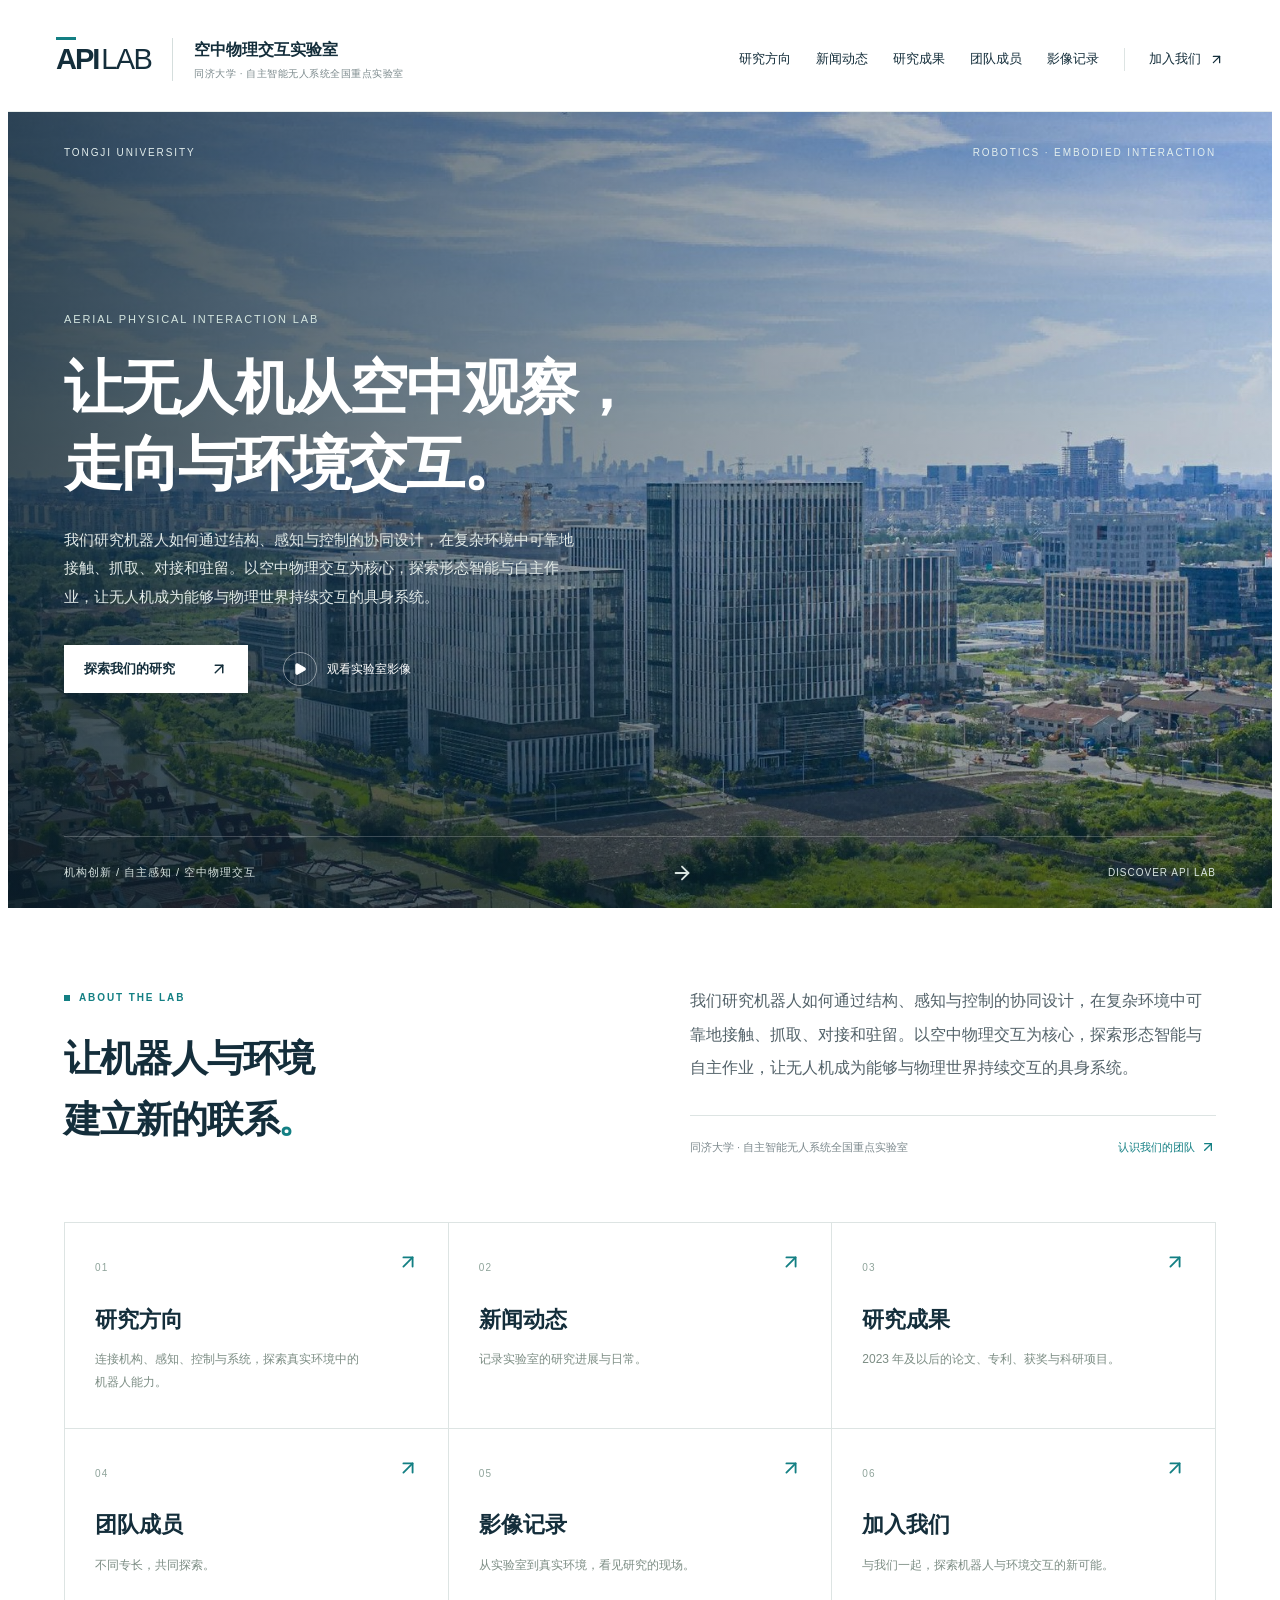
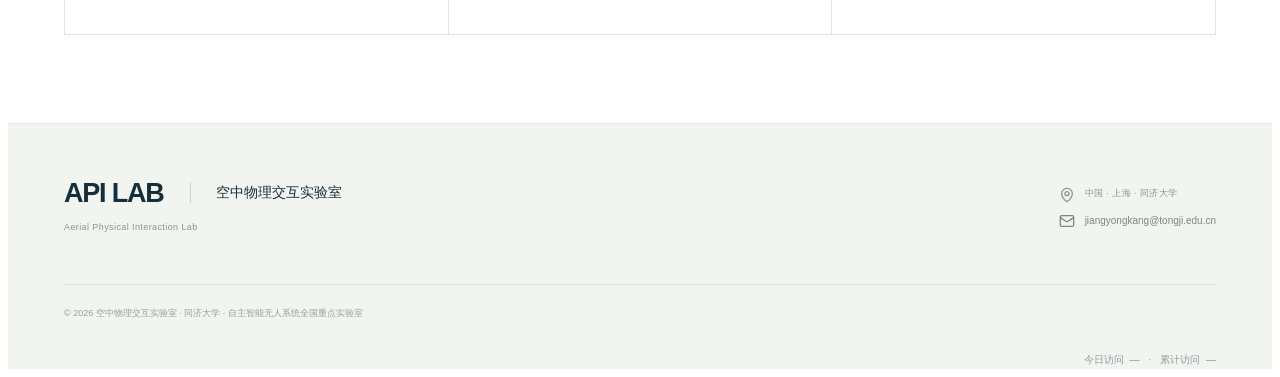
<file: index.html>
<!doctype html><html lang="zh-CN"><head><meta charset="UTF-8"><meta name="viewport" content="width=device-width,initial-scale=1"><meta name="description" content="我们研究机器人如何通过结构、感知与控制的协同设计，在复杂环境中可靠地接触、抓取、对接和驻留。以空中物理交互为核心，探索形态智能与自主作业，让无人机成为能够与物理世界持续交互的具身系统。"><meta name="theme-color" content="#12384b"><title>空中物理交互实验室 · 同济大学</title><link rel="stylesheet" href="./assets/public.css?v=9dcf3aba17f4"></head><body><div id="root"><link rel="preload" as="image" href="./media/hero-campus.jpg" fetchPriority="high"/><div class="lab-site lab-page-home"><a class="lab-skip" href="#main-content">跳转到正文</a><header class="lab-header"><a href="./" class="lab-brand" aria-label="空中物理交互实验室 首页"><span class="lab-wordmark">API<span>LAB</span><i></i></span><span class="lab-brand-name">空中物理交互实验室<small>同济大学 · 自主智能无人系统全国重点实验室</small></span></a><nav id="lab-main-nav" class="lab-nav " aria-label="主导航"><a href="./research/">研究方向</a><a href="./news/">新闻动态</a><a href="./results/">研究成果</a><a href="./team/">团队成员</a><a href="./gallery/">影像记录</a><a href="./join/" class="lab-nav-contact">加入我们 <svg xmlns="http://www.w3.org/2000/svg" width="15" height="15" viewBox="0 0 24 24" fill="none" stroke="currentColor" stroke-width="2" stroke-linecap="round" stroke-linejoin="round" class="lucide lucide-arrow-up-right" aria-hidden="true"><path d="M7 7h10v10"></path><path d="M7 17 17 7"></path></svg></a></nav><button class="lab-menu-toggle" aria-controls="lab-main-nav" aria-expanded="false" aria-label="打开导航"><svg xmlns="http://www.w3.org/2000/svg" width="24" height="24" viewBox="0 0 24 24" fill="none" stroke="currentColor" stroke-width="2" stroke-linecap="round" stroke-linejoin="round" class="lucide lucide-menu" aria-hidden="true"><path d="M4 5h16"></path><path d="M4 12h16"></path><path d="M4 19h16"></path></svg></button></header><main id="main-content"><section class="lab-hero" aria-labelledby="hero-heading"><div class="lab-hero-image"><img src="./media/hero-campus.jpg" alt="空中物理交互与无人系统研究" fetchPriority="high"/></div><div class="lab-hero-shade"></div><div class="lab-hero-inner"><div class="lab-hero-top"><span>TONGJI UNIVERSITY</span><span>ROBOTICS · EMBODIED INTERACTION</span></div><div class="lab-hero-copy"><span class="lab-hero-kicker">Aerial Physical Interaction Lab</span><h1 id="hero-heading">让无人机从空中观察，
走向与环境交互。</h1><p>我们研究机器人如何通过结构、感知与控制的协同设计，在复杂环境中可靠地接触、抓取、对接和驻留。以空中物理交互为核心，探索形态智能与自主作业，让无人机成为能够与物理世界持续交互的具身系统。</p><div class="lab-hero-actions"><a class="lab-button lab-button-white" href="./research/">探索我们的研究 <svg xmlns="http://www.w3.org/2000/svg" width="18" height="18" viewBox="0 0 24 24" fill="none" stroke="currentColor" stroke-width="2" stroke-linecap="round" stroke-linejoin="round" class="lucide lucide-arrow-up-right" aria-hidden="true"><path d="M7 7h10v10"></path><path d="M7 17 17 7"></path></svg></a><button class="lab-play-link"><span><svg xmlns="http://www.w3.org/2000/svg" width="14" height="14" viewBox="0 0 24 24" fill="currentColor" stroke="currentColor" stroke-width="2" stroke-linecap="round" stroke-linejoin="round" class="lucide lucide-play" aria-hidden="true"><path d="M5 5a2 2 0 0 1 3.008-1.728l11.997 6.998a2 2 0 0 1 .003 3.458l-12 7A2 2 0 0 1 5 19z"></path></svg></span>观看实验室影像</button></div></div><div class="lab-hero-bottom"><span>机构创新 / 自主感知 / 空中物理交互</span><a href="./research/" aria-label="进入研究方向"><svg xmlns="http://www.w3.org/2000/svg" width="22" height="22" viewBox="0 0 24 24" fill="none" stroke="currentColor" stroke-width="2" stroke-linecap="round" stroke-linejoin="round" class="lucide lucide-arrow-right" aria-hidden="true"><path d="M5 12h14"></path><path d="m12 5 7 7-7 7"></path></svg></a><span class="lab-hero-bottom-right">DISCOVER API LAB</span></div></div></section><section class="lab-about lab-container" id="about"><div><div class="lab-eyebrow"><span></span>ABOUT THE LAB</div><h2>让机器人与环境<br/>建立新的联系<span>。</span></h2></div><div class="lab-about-copy"><p>我们研究机器人如何通过结构、感知与控制的协同设计，在复杂环境中可靠地接触、抓取、对接和驻留。以空中物理交互为核心，探索形态智能与自主作业，让无人机成为能够与物理世界持续交互的具身系统。</p><div class="lab-about-meta"><span>同济大学 · 自主智能无人系统全国重点实验室</span><a href="./team/">认识我们的团队 <svg xmlns="http://www.w3.org/2000/svg" width="16" height="16" viewBox="0 0 24 24" fill="none" stroke="currentColor" stroke-width="2" stroke-linecap="round" stroke-linejoin="round" class="lucide lucide-arrow-up-right" aria-hidden="true"><path d="M7 7h10v10"></path><path d="M7 17 17 7"></path></svg></a></div></div></section><section class="lab-home-directory lab-container" aria-label="探索实验室"><div class="lab-directory-grid"><a class="lab-directory-card" href="./research/"><span class="lab-directory-number">0<!-- -->1</span><h2>研究方向</h2><p>连接机构、感知、控制与系统，探索真实环境中的机器人能力。</p><svg xmlns="http://www.w3.org/2000/svg" width="22" height="22" viewBox="0 0 24 24" fill="none" stroke="currentColor" stroke-width="2" stroke-linecap="round" stroke-linejoin="round" class="lucide lucide-arrow-up-right" aria-hidden="true"><path d="M7 7h10v10"></path><path d="M7 17 17 7"></path></svg></a><a class="lab-directory-card" href="./news/"><span class="lab-directory-number">0<!-- -->2</span><h2>新闻动态</h2><p>记录实验室的研究进展与日常。</p><svg xmlns="http://www.w3.org/2000/svg" width="22" height="22" viewBox="0 0 24 24" fill="none" stroke="currentColor" stroke-width="2" stroke-linecap="round" stroke-linejoin="round" class="lucide lucide-arrow-up-right" aria-hidden="true"><path d="M7 7h10v10"></path><path d="M7 17 17 7"></path></svg></a><a class="lab-directory-card" href="./results/"><span class="lab-directory-number">0<!-- -->3</span><h2>研究成果</h2><p>2023 年及以后的论文、专利、获奖与科研项目。</p><svg xmlns="http://www.w3.org/2000/svg" width="22" height="22" viewBox="0 0 24 24" fill="none" stroke="currentColor" stroke-width="2" stroke-linecap="round" stroke-linejoin="round" class="lucide lucide-arrow-up-right" aria-hidden="true"><path d="M7 7h10v10"></path><path d="M7 17 17 7"></path></svg></a><a class="lab-directory-card" href="./team/"><span class="lab-directory-number">0<!-- -->4</span><h2>团队成员</h2><p>不同专长，共同探索。</p><svg xmlns="http://www.w3.org/2000/svg" width="22" height="22" viewBox="0 0 24 24" fill="none" stroke="currentColor" stroke-width="2" stroke-linecap="round" stroke-linejoin="round" class="lucide lucide-arrow-up-right" aria-hidden="true"><path d="M7 7h10v10"></path><path d="M7 17 17 7"></path></svg></a><a class="lab-directory-card" href="./gallery/"><span class="lab-directory-number">0<!-- -->5</span><h2>影像记录</h2><p>从实验室到真实环境，看见研究的现场。</p><svg xmlns="http://www.w3.org/2000/svg" width="22" height="22" viewBox="0 0 24 24" fill="none" stroke="currentColor" stroke-width="2" stroke-linecap="round" stroke-linejoin="round" class="lucide lucide-arrow-up-right" aria-hidden="true"><path d="M7 7h10v10"></path><path d="M7 17 17 7"></path></svg></a><a class="lab-directory-card" href="./join/"><span class="lab-directory-number">0<!-- -->6</span><h2>加入我们</h2><p>与我们一起，探索机器人与环境交互的新可能。</p><svg xmlns="http://www.w3.org/2000/svg" width="22" height="22" viewBox="0 0 24 24" fill="none" stroke="currentColor" stroke-width="2" stroke-linecap="round" stroke-linejoin="round" class="lucide lucide-arrow-up-right" aria-hidden="true"><path d="M7 7h10v10"></path><path d="M7 17 17 7"></path></svg></a></div></section></main><footer class="lab-footer"><div class="lab-container"><div class="lab-footer-top"><div><a href="./" class="lab-footer-brand">API LAB<span>空中物理交互实验室</span></a><p>Aerial Physical Interaction Lab</p></div><div class="lab-footer-contact"><p><svg xmlns="http://www.w3.org/2000/svg" width="16" height="16" viewBox="0 0 24 24" fill="none" stroke="currentColor" stroke-width="2" stroke-linecap="round" stroke-linejoin="round" class="lucide lucide-map-pin" aria-hidden="true"><path d="M20 10c0 4.993-5.539 10.193-7.399 11.799a1 1 0 0 1-1.202 0C9.539 20.193 4 14.993 4 10a8 8 0 0 1 16 0"></path><circle cx="12" cy="10" r="3"></circle></svg><span>中国 · 上海 · 同济大学</span></p><a href="mailto:jiangyongkang@tongji.edu.cn"><svg xmlns="http://www.w3.org/2000/svg" width="16" height="16" viewBox="0 0 24 24" fill="none" stroke="currentColor" stroke-width="2" stroke-linecap="round" stroke-linejoin="round" class="lucide lucide-mail" aria-hidden="true"><path d="m22 7-8.991 5.727a2 2 0 0 1-2.009 0L2 7"></path><rect x="2" y="4" width="20" height="16" rx="2"></rect></svg>jiangyongkang@tongji.edu.cn</a></div></div><div class="lab-footer-bottom"><span>© <!-- -->2026<!-- --> <!-- -->空中物理交互实验室<!-- --> · <!-- -->同济大学 · 自主智能无人系统全国重点实验室</span></div><div class="lab-visit-counter" aria-label="网站访问统计" title="公网页面访问次数（PV），从接入日起累计；今日按北京时间计算。本地预览不计数。数字为—时表示暂未载入。"><span>今日访问 <span data-visit-count="today">—</span></span><span aria-hidden="true">·</span><span>累计访问 <span data-visit-count="total">—</span></span></div></div></footer><dialog class="lab-modal" aria-labelledby="lab-modal-title"></dialog></div></div><script type="application/json" id="lab-content" data-page="home" data-root-prefix="./">{"site":{"labName":"空中物理交互实验室","enName":"Aerial Physical Interaction Lab","tagline":"让无人机从空中观察，\n走向与环境交互。","description":"我们研究机器人如何通过结构、感知与控制的协同设计，在复杂环境中可靠地接触、抓取、对接和驻留。以空中物理交互为核心，探索形态智能与自主作业，让无人机成为能够与物理世界持续交互的具身系统。","email":"jiangyongkang@tongji.edu.cn","affiliation":"同济大学 · 自主智能无人系统全国重点实验室","scholar":"https://scholar.google.com/citations?user=xp0Y7bsAAAAJ&hl=en&oi=ao","heroImage":"./media/hero-campus.jpg","heroVideo":"./media/docking.mp4","heroVideoPoster":"./media/docking-poster.jpg","recruitment":"欢迎对机器人机构、空中物理交互、感知与控制感兴趣的同学联系交流。\n我们重视扎实的基础、独立思考与动手实验。来信可附个人简历、研究兴趣和能够说明工作能力的项目或作品。","location":"中国 · 上海 · 同济大学","piName":"蒋永康","piTitle":"助理教授 · 课题组负责人","piBio":"蒋永康，同济大学自主智能无人系统全国重点实验室教师，“空中物理交互实验室”与“地下自然洞穴复合环境模拟实验室”负责人。\n本科与博士均毕业于北京航空航天大学，曾在瑞士洛桑联邦理工学院（EPFL）开展访问研究。聚焦智能机器人、空中无人系统与具身交互，研究机构、感知与控制如何协同支撑真实环境中的自主作业。","piPhoto":"./media/jiang-yongkang.jpg","piProfile":"https://faculty.tongji.edu.cn/jiangyongkang/zh_CN/index.htm","showPublications":true,"piDetails":{"intro":"蒋永康，同济大学自主智能无人系统全国重点实验室，上海市“晨光学者”，上海市“东方英才”团队核心骨干。本博毕业于北京航空航天大学，瑞士洛桑联邦理工学院（EPFL）访问学者。同济大学“空中物理交互实验室”与“地下自然洞穴复合环境模拟实验室”负责人，聚焦智能机器人、空中无人系统与具身交互等前沿领域研究。在Science Advances, Cell Reports Physical Science, Soft Robotics, IEEE/ASME T-MECH, IEEE TIE，IEEE RAL, BB, ICRA, IROS等国际期刊与学术会议上发表学术论文30余篇（一作/通讯20余篇），申请/授权发明专利10余项（美国专利1项），相关成果被美国两院院士/MIT教授Daniela Rus, 哈佛大学Robert Howe教授、Katia Bertoldi教授等知名学者在Science Robotics, Advanced Materials, TRO等期刊引用并高度评价。\n\n主持国自然面上，国自然青基、国家重点研发计划子课题、上海市“晨光计划”项目等，参与上海市重大专项、JKW \"1XX\"专项重点课题等项目多项。入选2025年同济大学优秀班主任，主讲课程“人工智能前沿进展与应用”入选教育部人工智能前沿主题微课程项目、同济大学研究生线上精品课程教改项目、同济大学智慧课程教改项目。作为指导教师/领队，获得2025工信部新域新质创新大赛全国二等奖、2025国际人形机器人技能大赛-具身智能应用场景挑战赛第一名等荣誉。同时，担任中国生物医学工程学会康复工程分会青年委员、国际期刊客座编辑、IEEE国际会议 Technical Committee Chairs，以及NC, T-RO,SORO, T-MECH, RA-L, ICRA, IROS等国际知名期刊与会议的审稿人。\n\n主持研发复杂自然环境自驻式无人机系统平台-“智能飞鸟”，突破无人机在密林、管道、洞穴等受限环境中的停歇、避障与持续监测难题。成果受到了xxx战区领导积极评价，入选同济大学招生宣传片，获首轮浦东人工智能种子基金支持与2025工信部新域新质创新大赛全国二等奖等重要奖励，在央视新闻频道（CCTV-13）《朝闻天下》、央视综合频道（CCTV-1）《晚间新闻》等进行综合报道。已与30余家部队单位及XX国安单位合作，签署多项产品试用意向/采购合同，已经交付产品样机参加XX演训，服务军事国防等国家重大战略需求。主持研发的“智能飞鸟”-多模态自适应无人机停歇系统，实现了在管道、岩石、电缆、墙体等多类自然与人工环境结构的自主稳定停歇，在“伪装驻留—智能感知—精准摧毁”新质战斗力生成等方面具有重要应用前景。","sourceUrl":"https://faculty.tongji.edu.cn/jiangyongkang/zh_CN/index.htm","sections":[],"education":[],"experience":[]}},"research":[{"id":"r-interaction","title":"空中物理交互与形态智能","subtitle":"Aerial interaction & morphological intelligence","summary":"把结构的力学特性融入机器人能力，研究接触、抓取与对接过程中的快速响应和飞行稳定性。","body":"空中机器人与环境发生接触时，结构响应和飞行运动会相互影响。我们结合机构设计、动力学分析与实验，探索形态智能在快速抓取、动态对接和空中操作中的作用。\n相关公开工作包括双稳态抓取机构和动态空中对接。","cover":"./media/docking-poster.jpg","video":"./media/docking.mp4","tags":["形态智能","动态对接","机器人机构"]},{"id":"r-perching","title":"自主停歇与长时驻留","subtitle":"Perching & sustained observation","summary":"利用树枝、杆件及空间结构支撑无人机，研究从飞行到停歇、驻留监测与再起飞的完整过程。","body":"停歇为无人机提供了持续接触环境、降低驻留能耗的另一种方式。我们研究环境适配结构、抓附过程与整机协同，探索面向森林生态监测、应急感知和复杂空间巡检的自驻式平台。\n智能飞鸟是这一研究方向的代表性系统。","cover":"./media/perching.jpg","video":"","tags":["自适应停歇","环境交互","智能飞鸟"]},{"id":"r-reconfigurable","title":"变刚度与可重构机器人","subtitle":"Variable stiffness & reconfigurable robotics","summary":"通过双稳态、阻塞与柔顺机构调节形态和力学性能，让机器人适应不同任务与接触条件。","body":"机器人的能力不仅来自算法，也来自结构本身。我们围绕可调刚度、能量调控与可重构机构开展研究，将物理机制与系统设计结合。\n公开成果涵盖链状颗粒阻塞、可编程双稳态执行器以及环境辅助的空中原位工具生成。","cover":"./media/morphology.jpg","video":"./media/toolmaking.mp4","tags":["变刚度","双稳态","可重构机构"]},{"id":"r-perception","title":"多模态感知与自主控制","subtitle":"Multimodal perception & autonomous control","summary":"结合视觉、触觉与运动状态信息，研究交互过程中的状态判断、感知重构与闭环控制。","body":"可靠的物理交互需要理解接触和运动状态。我们研究多模态感知、触觉重构、状态估计及感知控制协同方法，并通过真实机器人平台验证。\n相关公开研究包括面向边缘应用的数据驱动动态触觉感知，以及视觉反馈下的空中操作。","cover":"./media/toolmaking-poster.jpg","video":"./media/toolmaking.mp4","tags":["视觉与触觉","状态估计","自主作业"]}],"publications":[{"id":"cv-paper-01","title":"Morphological intelligence for dynamic aerial interactions","authors":"Jiang Yongkang#, Li Junjin#, Meng Shuyu, et al.","venue":"Science Advances","year":2026,"doi":"","url":"","image":"","status":"已接收","topic":"","details":"","kind":"期刊论文"},{"id":"cv-paper-02","title":"Autonomous Top-Perching with an Asymmetric Bistable Claw","authors":"Jiang Yongkang#, Zhang Shenli#, Liang Yida, et al.","venue":"Cell Reports Physical Science","year":2026,"doi":"","url":"","image":"","status":"已接收","topic":"","details":"","kind":"期刊论文"},{"id":"cv-paper-03","title":"Ultra-tunable bistable structures for universal robotic applications","authors":"Jiang Yongkang, Li Yingtian, Liu Ke, et al.","venue":"Cell Reports Physical Science","year":2023,"doi":"10.1016/j.xcrp.2023.101365","url":"","image":"","status":"已发表","topic":"","details":"4(5): 101365","kind":"期刊论文"},{"id":"cv-paper-05","title":"Reprogrammable bistable actuators for multimodal, fast, and ultra-sensitive grasping","authors":"Jiang Yongkang, Tong Xin, Li Jian, et al.","venue":"IEEE/ASME Transactions on Mechatronics","year":2024,"doi":"10.1109/TMECH.2023.3318976","url":"","image":"","status":"已发表","topic":"","details":"29(2): 984–994","kind":"期刊论文"},{"id":"cv-paper-06","title":"Dynamic Tactile Sensor (DTS) with Data-driven Super-resolution for Edge Applications","authors":"Zhou Yanmin, Luo Yijie, Li Jie, Wang Yafei, Wang Zhipeng, Jiang Yongkang*, He Bin","venue":"IEEE Transactions on Industrial Electronics","year":2026,"doi":"10.1109/TIE.2025.3598207","url":"","image":"","status":"已发表","topic":"","details":"73(2): 2554–2563","kind":"期刊论文"},{"id":"cv-paper-07","title":"Shaping by Contact: Aerial In-Situ Toolmaking with a Variable-Stiffness Manipulator","authors":"Jiang Yongkang, Zheng Zhuoming, Chen Chaojun, et al.","venue":"IEEE Robotics and Automation Letters","year":2026,"doi":"10.1109/lra.2026.3728697","url":"","image":"","status":"已发表","topic":"","details":"11(10): 12216–12223","kind":"期刊论文"},{"id":"cv-paper-08","title":"Morphological Intelligence in Dynamic Aerial Docking: A Bistable Tension‐Hinge Gripper","authors":"Gu Xihe, Jiang Yongkang*, Pengliang Dai, et al.","venue":"Bioinspiration & Biomimetics","year":2026,"doi":"10.1088/1748-3190/ae8f97","url":"","image":"","status":"已发表","topic":"","details":"21(5): 056004","kind":"期刊论文"},{"id":"cv-paper-11","title":"Robotic flytrap with an ultra-sensitive “trichome” and fast-response “lobes”","authors":"Jiang Yongkang, Li Yingtian, Tong Xin, et al.","venue":"Bioinspiration & Biomimetics","year":2024,"doi":"","url":"","image":"","status":"已发表","topic":"","details":"19: 056017","kind":"期刊论文"},{"id":"cv-paper-12","title":"Developing the robotic space-force boundary of physical interaction perception in an infant way","authors":"Yan Zheng, ..., Jiang Yongkang*, He Bin","venue":"Neurocomputing","year":2026,"doi":"","url":"","image":"","status":"已发表","topic":"","details":"663: 132014","kind":"期刊论文"},{"id":"cv-paper-13","title":"Muscle-inspired stiffness-tunable flexible fiber jamming structure for wearable robots","authors":"Ma Junlin, Chen Diansheng, …, Jiang Yongkang*","venue":"Smart Materials and Structures","year":2024,"doi":"","url":"","image":"","status":"已发表","topic":"","details":"33(5): 055002","kind":"期刊论文"},{"id":"cv-paper-14","title":"A single-tube braided stent for various airway structures","authors":"Tong Xin#, Jiang Yongkang#, Mo Fei, et al.","venue":"Frontiers in Bioengineering and Biotechnology","year":2023,"doi":"","url":"","image":"","status":"已发表","topic":"","details":"11: 1152412","kind":"期刊论文"},{"id":"cv-paper-15","title":"When birds meet fish: vision-force fusion for autonomous underwater docking in cross-domain avian-aquatic collaboration","authors":"Liu Hongchang, Wang Ruiheng, Jiang Yongkang*, et al.","venue":"IEEE International Conference on Robotics and Automation (ICRA)","year":2026,"doi":"","url":"","image":"","status":"已发表","topic":"","details":"","kind":"会议论文"},{"id":"cv-paper-16","title":"Ultrafast capturing in-flight objects with reprogrammable working speed ranges","authors":"Jiang Yongkang, Tong Xin, Sun Zhongqing, et al.","venue":"IEEE International Conference on Robotics and Automation (ICRA)","year":2024,"doi":"","url":"","image":"","status":"已发表","topic":"","details":"9335–9341","kind":"会议论文"},{"id":"cv-paper-17","title":"Micro-UAV with Ant-Inspired Bistable Gripper for Adaptive Perching and Wildlife Detection","authors":"Liu Yuan, ... Yongkang Jiang*, etc.","venue":"IEEE/RSJ International Conference on Intelligent Robots and Systems (IROS)","year":2025,"doi":"","url":"","image":"","status":"已发表","topic":"","details":"10289–10294","kind":"会议论文"},{"id":"cv-paper-22","title":"All-fabric bi-directional actuators for multi-joint assistance of upper limb","authors":"Ma junlin, …, Jiang Yongkang","venue":"Journal of Bionic Engineering","year":2023,"doi":"10.1007/s42235-023-00415-0","url":"","image":"","status":"已发表","topic":"","details":"20(6): 2661–2669","kind":"期刊论文"},{"id":"cv-paper-23","title":"Heatmap Pooling Network for Action Recognition From RGB Videos","authors":"Liu mengyuan, Liu Jinfu, Jiang Yongkang, He Bin","venue":"IEEE Transactions on Pattern Analysis and Machine Intelligence","year":2026,"doi":"10.1109/tpami.2025.3640697","url":"","image":"","status":"已发表","topic":"","details":"48(3): 3726–3743","kind":"期刊论文"},{"id":"cv-paper-24","title":"A Bio-Functional Mimetic Robot for Versatile Tasks From Cross-Scale Manipulation to Limb-Tool Integration","authors":"Tong Xin, ..., Jiang Yongkang, Yang Yang, Li Yingtian","venue":"Advanced Science","year":2026,"doi":"10.1002/advs.76527","url":"","image":"","status":"已发表","topic":"","details":"13(51): e76527","kind":"期刊论文"},{"id":"cv-paper-28","title":"X-Tacformer : Spatio-tempral Attention Model for Tactile Recognition","authors":"Hu Jiarui, …, Jiang Yongkang, He Bin","venue":"IEEE International Conference on Robotics and Automation (ICRA)","year":2024,"doi":"","url":"","image":"","status":"已发表","topic":"","details":"","kind":"会议论文"}],"members":[],"news":[{"id":"n-bb","slug":"bb-20260907","hidden":false,"title":"课题组顾羲和博士空中快速停歇文章在Bioinspiration & Biomimetics在线发表！","date":"2026-09-07","summary":"以碰撞触发快速抓持，结合柔顺缓冲与被动锁定，探索无人机在杆件和天然树枝上的快速停歇。","body":"2026年9月7日，课题组顾羲和博士为第一作者、蒋永康为通讯作者的研究论文“Morphological Intelligence in Dynamic Aerial Docking: A Bistable Tension-Hinge Gripper”在Bioinspiration & Biomimetics在线发表。研究围绕无人机接触环境时的快速响应与可靠锁定问题，提出双稳态张力铰链抓持机构（BTHG），并开展了快速停歇与动态空中对接实验。\n\n让无人机在接触瞬间抓得住\n\n鸟类能够在短暂接触中抓住树枝、吸收冲击并完成停歇。让无人机具备类似能力，需要同时解决响应速度、碰撞缓冲与稳定抓持的问题：接近速度越快，留给传感、决策和执行器动作的时间就越短，接触冲击也越容易扰动飞行姿态。\n\n受鸟类腿爪系统启发，团队将快速接触响应融入机构本体。接触目标时，碰撞推动机构跨越弹性能垒，触发双稳态构型跃迁，由张开状态转入锁定状态。分段铰链与弹性结构同时提供柔顺变形和冲击缓冲，锁定后无需持续供能维持抓持。\n\n机构测试表明，BTHG可在0.16秒内完成触发跃迁。这里的0.16秒对应机构从触发到锁定的响应过程；飞行接近、接触和姿态稳定则由整机实验进一步验证。\n\n在飞行中停歇、释放与再起飞\n\n团队将机构与机载视觉和飞行控制系统集成，在水平杆实验中展示了接近、被动锁定、停歇、主动释放与再次起飞的完整过程，并在最高1.4米/秒的实测接近速度下完成快速停靠。\n\n从规则杆件走向天然树枝\n\n除了水平杆停歇，研究还展示了竖直杆停靠后的导向滑移。在室外天然树枝上，团队采用预设控制序列并配合人工安全监督，演示接近、锁定、停驻与脱离过程，观察机构对真实树枝几何和弹性的适应能力。\n\n这项工作将接触瞬间的快速响应交给物理机构，为机械设计与飞行控制协同提供了新的实验实例，也为无人机停驻观测和持续物理交互提供了研究基础。\n\n论文信息\n\nMorphological Intelligence in Dynamic Aerial Docking: A Bistable Tension-Hinge Gripper\n\n作者：Xihe Gu, Yongkang Jiang*, Pengliang Dai, Zhaojie Wang, Bin He\n期刊：Bioinspiration & Biomimetics\n在线发表：2026年9月7日\nDOI：10.1088/1748-3190/ae8f97","image":"./media/bb-2026-movie-s5-poster.webp","video":"./media/bb-2026-movie-s5.mp4","url":"https://doi.org/10.1088/1748-3190/ae8f97","blocks":[{"type":"paragraph","text":"2026年9月7日，课题组顾羲和博士为第一作者、蒋永康为通讯作者的研究论文“Morphological Intelligence in Dynamic Aerial Docking: A Bistable Tension-Hinge Gripper”在Bioinspiration & Biomimetics在线发表。研究围绕无人机接触环境时的快速响应与可靠锁定问题，提出双稳态张力铰链抓持机构（BTHG），并开展了快速停歇与动态空中对接实验。"},{"type":"heading","text":"让无人机在接触瞬间抓得住"},{"type":"paragraph","text":"鸟类能够在短暂接触中抓住树枝、吸收冲击并完成停歇。让无人机具备类似能力，需要同时解决响应速度、碰撞缓冲与稳定抓持的问题：接近速度越快，留给传感、决策和执行器动作的时间就越短，接触冲击也越容易扰动飞行姿态。"},{"type":"paragraph","text":"受鸟类腿爪系统启发，团队将快速接触响应融入机构本体。接触目标时，碰撞推动机构跨越弹性能垒，触发双稳态构型跃迁，由张开状态转入锁定状态。分段铰链与弹性结构同时提供柔顺变形和冲击缓冲，锁定后无需持续供能维持抓持。"},{"type":"image","src":"./media/bb-2026-movie-s2-poster.webp","caption":"图1｜无人机以1.4米/秒接近水平杆并快速停靠。画面取自补充视频S2，保留原有速度标记。"},{"type":"paragraph","text":"机构测试表明，BTHG可在0.16秒内完成触发跃迁。这里的0.16秒对应机构从触发到锁定的响应过程；飞行接近、接触和姿态稳定则由整机实验进一步验证。"},{"type":"heading","text":"在飞行中停歇、释放与再起飞"},{"type":"paragraph","text":"团队将机构与机载视觉和飞行控制系统集成，在水平杆实验中展示了接近、被动锁定、停歇、主动释放与再次起飞的完整过程，并在最高1.4米/秒的实测接近速度下完成快速停靠。"},{"type":"video","src":"./media/bb-2026-movie-s1.mp4","poster":"./media/bb-2026-movie-s1-poster.webp","caption":"视频1｜水平杆停歇、释放与再起飞（Movie S1）。保留原片完整过程与播放速度标记。"},{"type":"video","src":"./media/bb-2026-movie-s2.mp4","poster":"./media/bb-2026-movie-s2-poster.webp","caption":"视频2｜1.4米/秒快速接近与停靠（Movie S2）。"},{"type":"image","src":"./media/bb-2026-movie-s3-poster.webp","caption":"图2｜竖直杆停靠后的导向滑移实验，画面取自补充视频S3。"},{"type":"heading","text":"从规则杆件走向天然树枝"},{"type":"paragraph","text":"除了水平杆停歇，研究还展示了竖直杆停靠后的导向滑移。在室外天然树枝上，团队采用预设控制序列并配合人工安全监督，演示接近、锁定、停驻与脱离过程，观察机构对真实树枝几何和弹性的适应能力。"},{"type":"video","src":"./media/bb-2026-movie-s5.mp4","poster":"./media/bb-2026-movie-s5-poster.webp","caption":"视频3｜天然树枝上的室外停歇与再起飞（Movie S5）。本组实验采用预设控制序列，并配合人工安全监督。"},{"type":"paragraph","text":"这项工作将接触瞬间的快速响应交给物理机构，为机械设计与飞行控制协同提供了新的实验实例，也为无人机停驻观测和持续物理交互提供了研究基础。"},{"type":"heading","text":"论文信息"},{"type":"paragraph","text":"Morphological Intelligence in Dynamic Aerial Docking: A Bistable Tension-Hinge Gripper"},{"type":"authors","authors":[{"name":"Xihe Gu"},{"name":"Yongkang Jiang","corresponding":true},{"name":"Pengliang Dai"},{"name":"Zhaojie Wang"},{"name":"Bin He"}]},{"type":"paragraph","text":"期刊：Bioinspiration & Biomimetics\n在线发表：2026年9月7日\nDOI：10.1088/1748-3190/ae8f97"}]}],"gallery":[{"id":"g-docking","title":"动态空中对接","caption":"已发表研究的实机演示","kind":"video","image":"./media/docking-poster.jpg","url":"./media/docking.mp4"},{"id":"g-tools","title":"空中原位工具生成","caption":"与环境接触，调整结构形态","kind":"video","image":"./media/toolmaking-poster.jpg","url":"./media/toolmaking.mp4"},{"id":"g-cave","title":"复杂环境实验平台","caption":"地下自然洞穴复合环境模拟场地","kind":"image","image":"./media/cave-lab.jpg","url":"./media/cave-lab.jpg"},{"id":"g-campus","title":"我们的科研环境","caption":"上海自主智能无人系统科学中心","kind":"image","image":"./media/hero-campus.jpg","url":"./media/hero-campus.jpg"},{"id":"g-optical","title":"系统验证与实验","caption":"机器人运动与交互验证场地","kind":"image","image":"./media/optical-lab.jpg","url":"./media/optical-lab.jpg"}],"patents":[{"id":"cv-patent-01","title":"面向无人机***结构","year":2025,"category":"中国 · 发明专利","status":"已授权","role":"","details":"发明人：蒋永康，郑卓鸣，韩宇轩，何斌\n编号：ZL202411924953.7\n日期：2025.10.10"},{"id":"cv-patent-02","title":"面向无人机***机构","year":2025,"category":"中国 · 发明专利","status":"已授权","role":"","details":"发明人：蒋永康，何斌，王志鹏，周艳敏，张沈力，李军锦\n编号：ZL202411924955.6\n日期：2025.09.23"},{"id":"cv-patent-03","title":"面向无人机***机构","year":2025,"category":"中国 · 发明专利","status":"已授权","role":"","details":"发明人：蒋永康，何斌，周艳敏，王志鹏，李军锦，张沈力\n编号：ZL202411874147.3\n日期：2025.10.31"},{"id":"cv-patent-04","title":"无人机***装置","year":2025,"category":"中国 · 发明专利","status":"公布","role":"","details":"发明人：蒋永康，何斌，王志鹏，周艳敏，张沈力，孙一鸣\n编号：CN2025108952472\n日期：2025.06.30"},{"id":"cv-patent-05","title":"柔性机械臂***装置","year":2025,"category":"中国 · 发明专利","status":"公布","role":"","details":"发明人：蒋永康，林世豪，高阳洋，郑卓鸣，何斌\n编号：CN2025119719999\n日期：2025.12.25"},{"id":"cv-patent-06","title":"Unmanned aerial vehicle *** apparatuses","year":2025,"category":"美国 · 发明专利","status":"受理","role":"","details":"发明人：Bin He, Yongkang Jiang, Zhipeng Wang, Yanmin Zhou, Shenli Zhang, Yiming Sun\n编号：US 19/396, 273\n日期：2025.12.15"},{"id":"cv-patent-07","title":"旋翼***机构","year":2025,"category":"中国 · 发明专利","status":"已授权","role":"","details":"发明人：周艳敏，韩宇轩，蒋永康，李军锦，何斌\n编号：ZL202411987988.5\n日期：2025.10.03"},{"id":"cv-patent-08","title":"人体行为***方法及装置","year":2025,"category":"中国 · 发明专利","status":"已授权","role":"","details":"发明人：刘梦源，李培铭，刘宏，蒋永康，何斌\n编号：ZL202510588159.8\n日期：2025.07.11"},{"id":"cv-patent-09","title":"人体***方法及装置","year":2025,"category":"中国 · 发明专利","status":"已授权","role":"","details":"发明人：刘梦源，王鑫舜，方锺滨，蒋永康，何斌\n编号：ZL202510595696.5\n日期：2025.08.15"}],"projects":[{"id":"cv-project-01","title":"软体球囊***机制研究","year":2024,"category":"上海市“晨光计划”人才项目","status":"结题","role":"主持","details":"项目编号：23CGA26\n资助期：2024/1-2025/12\n项目经费：6万元"},{"id":"cv-project-02","title":"面向无人机***研究","year":2027,"category":"国家自然科学基金面上项目","status":"2027年起资助","role":"主持","details":"项目编号：62673362\n资助期：2027/1-2030/12\n项目经费：50万元"},{"id":"cv-project-03","title":"软体腔道机器人***研究","year":2024,"category":"国家自然科学基金青年项目","status":"在研","role":"主持","details":"项目编号：62303443\n资助期：2024/1-2026/12\n项目经费：30万元"},{"id":"cv-project-04","title":"轻量化机器人***技术","year":2025,"category":"国家重点研发计划项目子课题","status":"在研","role":"主持","details":"项目编号：2024YFB4709800\n资助期：2025/1-2027/12\n子课题经费：85万元"},{"id":"cv-project-05","title":"微型软体机器人***研究","year":2024,"category":"中央高校基本科研业务费专项资金","status":"结题","role":"主持","details":"项目编号：22120240301\n资助期：2024/4-2026/3\n项目经费：12万元"},{"id":"cv-project-10","title":"人形机器人***研究","year":2025,"category":"国家自然科学基金面上项目","status":"在研","role":"参与","details":"项目编号：62473294\n资助期：2025.1-2028.12\n项目经费：50万元"}],"awards":[{"id":"cv-award-01","title":"上海市教育委员会 “晨光学者”","year":2023,"details":"","category":"人才荣誉","status":"","role":""},{"id":"cv-award-02","title":"上海市人才工作局 “东方英才”团队核心骨干","year":2024,"details":"","category":"人才荣誉","status":"","role":""},{"id":"cv-award-03","title":"工信部2025新域新质创新大赛 全国总决赛 二等奖","year":2025,"details":"","category":"竞赛指导","status":"","role":"指导教师/领队"},{"id":"cv-award-04","title":"国际人形机器人技能大赛-具身智能应用场景挑战赛 第一名","year":2025,"details":"","category":"竞赛指导","status":"","role":"指导教师/领队"},{"id":"cv-award-05","title":"中国国际大学生创新大赛 上海市金奖","year":2026,"details":"","category":"竞赛指导","status":"","role":"指导教师"},{"id":"cv-award-06","title":"“天骄湾”杯-智能系统创新创业大赛 第二名","year":2025,"details":"","category":"竞赛指导","status":"","role":"指导教师"},{"id":"cv-award-07","title":"“天骄湾杯”环同济数智城市创新创业大赛 三等奖","year":2025,"details":"","category":"竞赛指导","status":"","role":"指导教师"},{"id":"cv-award-08","title":"中国国际大学生创新大赛同济大学校内赛 金奖","year":2026,"details":"","category":"竞赛指导","status":"","role":"指导教师"},{"id":"cv-award-09","title":"中国国际大学生创新大赛同济大学校内赛 金奖","year":2025,"details":"","category":"竞赛指导","status":"","role":"指导教师"},{"id":"cv-award-10","title":"全国大学生统计建模大赛 上海市一等奖","year":2026,"details":"","category":"竞赛指导","status":"","role":"指导教师"},{"id":"cv-award-11","title":"同济大学大学生创新学术论坛 一等奖","year":2025,"details":"","category":"竞赛指导","status":"","role":"指导教师"},{"id":"cv-award-12","title":"同济大学本科生学科竞赛优秀指导教师","year":2025,"details":"","category":"教学荣誉","status":"","role":""},{"id":"cv-award-13","title":"同济大学 优秀班主任","year":2025,"details":"","category":"教学荣誉","status":"","role":""},{"id":"cv-award-14","title":"IOP Publishing Outstanding Reviewer Awards","year":2024,"details":"","category":"学术服务","status":"","role":""},{"id":"cv-award-15","title":"IOP Publishing Trusted Reviewer","year":2023,"details":"","category":"学术服务","status":"","role":""},{"id":"cv-award-16","title":"首届北京交叉科学大会 “优秀报告”","year":2023,"details":"","category":"奖励与荣誉","status":"","role":""},{"id":"cv-award-17","title":"第八届软体机器人大会-软体机器人创新设计竞赛  “优秀奖”两项","year":2023,"details":"","category":"竞赛指导","status":"","role":"指导教师"}]}</script><script type="module" src="./assets/public.js?v=56708e7f56c0"></script></body></html>
</file>
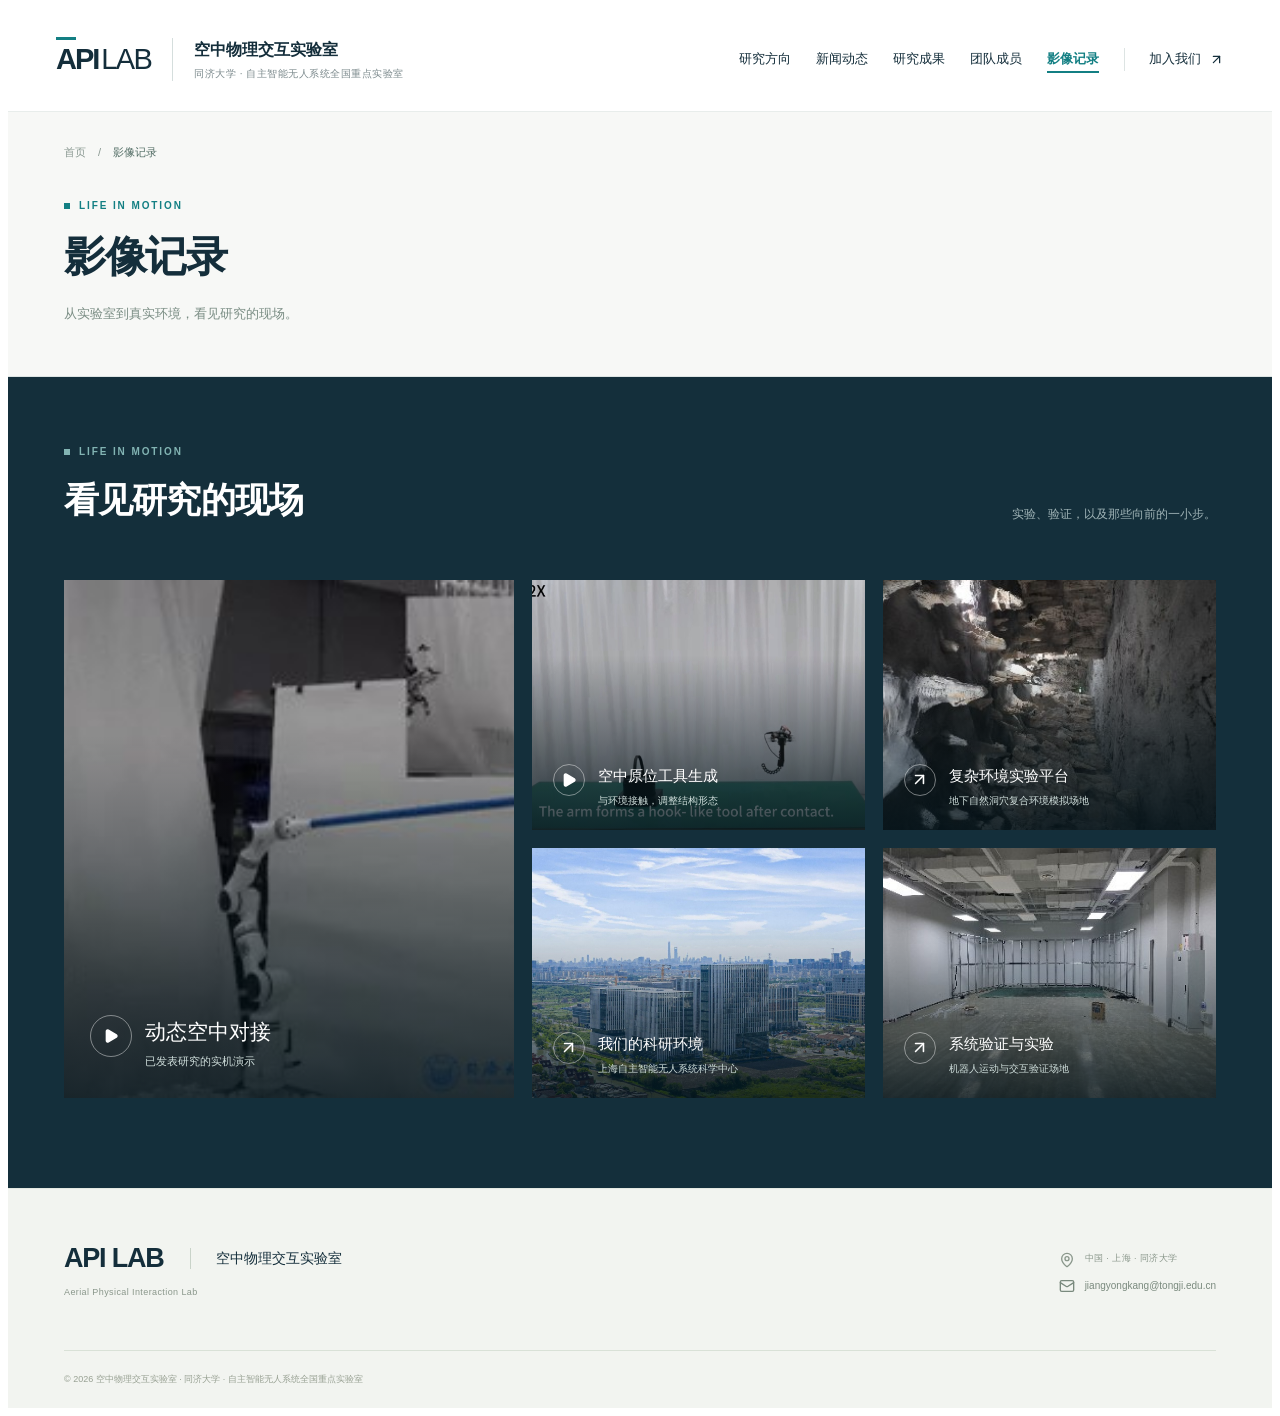
<file: gallery/index.html>
<!doctype html><html lang="zh-CN"><head><meta charset="UTF-8"><meta name="viewport" content="width=device-width,initial-scale=1"><meta name="description" content="空中物理交互实验室 · 影像记录。我们研究机器人如何通过结构、感知与控制的协同设计，在复杂环境中可靠地接触、抓取、对接和驻留。以空中物理交互为核心，探索形态智能与自主作业，让无人机成为能够与物理世界持续交互的具身系统。"><meta name="theme-color" content="#12384b"><title>影像记录 · 空中物理交互实验室</title><link rel="stylesheet" href="../assets/public.css?v=9dcf3aba17f4"></head><body><div id="root"><div class="lab-site lab-page-gallery"><a class="lab-skip" href="#main-content">跳转到正文</a><header class="lab-header"><a href="../" class="lab-brand" aria-label="空中物理交互实验室 首页"><span class="lab-wordmark">API<span>LAB</span><i></i></span><span class="lab-brand-name">空中物理交互实验室<small>同济大学 · 自主智能无人系统全国重点实验室</small></span></a><nav id="lab-main-nav" class="lab-nav " aria-label="主导航"><a href="../research/">研究方向</a><a href="../news/">新闻动态</a><a href="../results/">研究成果</a><a href="../team/">团队成员</a><a href="../gallery/" aria-current="page">影像记录</a><a href="../join/" class="lab-nav-contact">加入我们 <svg xmlns="http://www.w3.org/2000/svg" width="15" height="15" viewBox="0 0 24 24" fill="none" stroke="currentColor" stroke-width="2" stroke-linecap="round" stroke-linejoin="round" class="lucide lucide-arrow-up-right" aria-hidden="true"><path d="M7 7h10v10"></path><path d="M7 17 17 7"></path></svg></a></nav><button class="lab-menu-toggle" aria-controls="lab-main-nav" aria-expanded="false" aria-label="打开导航"><svg xmlns="http://www.w3.org/2000/svg" width="24" height="24" viewBox="0 0 24 24" fill="none" stroke="currentColor" stroke-width="2" stroke-linecap="round" stroke-linejoin="round" class="lucide lucide-menu" aria-hidden="true"><path d="M4 5h16"></path><path d="M4 12h16"></path><path d="M4 19h16"></path></svg></button></header><main id="main-content"><div class="lab-page-heading"><div class="lab-container"><div class="lab-breadcrumb"><a href="../">首页</a><span aria-hidden="true">/</span><span>影像记录</span></div><div class="lab-eyebrow"><span></span>LIFE IN MOTION</div><h1>影像记录</h1><p>从实验室到真实环境，看见研究的现场。</p></div></div><section class="lab-gallery lab-section" id="gallery"><div class="lab-container"><div class="lab-section-head"><div><div class="lab-eyebrow"><span></span>LIFE IN MOTION</div><h2>看见研究的现场</h2></div><p>实验、验证，以及那些向前的一小步。</p></div><div class="lab-gallery-grid " data-count="5"><button class="lab-gallery-item is-featured" aria-label="播放动态空中对接"><img src="../media/docking-poster.jpg" alt="动态空中对接" loading="lazy" class=""/><span class="lab-gallery-overlay"></span><div class="lab-gallery-caption"><span><svg xmlns="http://www.w3.org/2000/svg" width="16" height="16" viewBox="0 0 24 24" fill="currentColor" stroke="currentColor" stroke-width="2" stroke-linecap="round" stroke-linejoin="round" class="lucide lucide-play" aria-hidden="true"><path d="M5 5a2 2 0 0 1 3.008-1.728l11.997 6.998a2 2 0 0 1 .003 3.458l-12 7A2 2 0 0 1 5 19z"></path></svg></span><div><h3>动态空中对接</h3><p>已发表研究的实机演示</p></div></div></button><button class="lab-gallery-item " aria-label="播放空中原位工具生成"><img src="../media/toolmaking-poster.jpg" alt="空中原位工具生成" loading="lazy" class=""/><span class="lab-gallery-overlay"></span><div class="lab-gallery-caption"><span><svg xmlns="http://www.w3.org/2000/svg" width="16" height="16" viewBox="0 0 24 24" fill="currentColor" stroke="currentColor" stroke-width="2" stroke-linecap="round" stroke-linejoin="round" class="lucide lucide-play" aria-hidden="true"><path d="M5 5a2 2 0 0 1 3.008-1.728l11.997 6.998a2 2 0 0 1 .003 3.458l-12 7A2 2 0 0 1 5 19z"></path></svg></span><div><h3>空中原位工具生成</h3><p>与环境接触，调整结构形态</p></div></div></button><button class="lab-gallery-item " aria-label="查看复杂环境实验平台"><img src="../media/cave-lab.jpg" alt="复杂环境实验平台" loading="lazy" class=""/><span class="lab-gallery-overlay"></span><div class="lab-gallery-caption"><span><svg xmlns="http://www.w3.org/2000/svg" width="19" height="19" viewBox="0 0 24 24" fill="none" stroke="currentColor" stroke-width="2" stroke-linecap="round" stroke-linejoin="round" class="lucide lucide-arrow-up-right" aria-hidden="true"><path d="M7 7h10v10"></path><path d="M7 17 17 7"></path></svg></span><div><h3>复杂环境实验平台</h3><p>地下自然洞穴复合环境模拟场地</p></div></div></button><button class="lab-gallery-item " aria-label="查看我们的科研环境"><img src="../media/hero-campus.jpg" alt="我们的科研环境" loading="lazy" class=""/><span class="lab-gallery-overlay"></span><div class="lab-gallery-caption"><span><svg xmlns="http://www.w3.org/2000/svg" width="19" height="19" viewBox="0 0 24 24" fill="none" stroke="currentColor" stroke-width="2" stroke-linecap="round" stroke-linejoin="round" class="lucide lucide-arrow-up-right" aria-hidden="true"><path d="M7 7h10v10"></path><path d="M7 17 17 7"></path></svg></span><div><h3>我们的科研环境</h3><p>上海自主智能无人系统科学中心</p></div></div></button><button class="lab-gallery-item " aria-label="查看系统验证与实验"><img src="../media/optical-lab.jpg" alt="系统验证与实验" loading="lazy" class=""/><span class="lab-gallery-overlay"></span><div class="lab-gallery-caption"><span><svg xmlns="http://www.w3.org/2000/svg" width="19" height="19" viewBox="0 0 24 24" fill="none" stroke="currentColor" stroke-width="2" stroke-linecap="round" stroke-linejoin="round" class="lucide lucide-arrow-up-right" aria-hidden="true"><path d="M7 7h10v10"></path><path d="M7 17 17 7"></path></svg></span><div><h3>系统验证与实验</h3><p>机器人运动与交互验证场地</p></div></div></button></div></div></section></main><footer class="lab-footer"><div class="lab-container"><div class="lab-footer-top"><div><a href="../" class="lab-footer-brand">API LAB<span>空中物理交互实验室</span></a><p>Aerial Physical Interaction Lab</p></div><div class="lab-footer-contact"><p><svg xmlns="http://www.w3.org/2000/svg" width="16" height="16" viewBox="0 0 24 24" fill="none" stroke="currentColor" stroke-width="2" stroke-linecap="round" stroke-linejoin="round" class="lucide lucide-map-pin" aria-hidden="true"><path d="M20 10c0 4.993-5.539 10.193-7.399 11.799a1 1 0 0 1-1.202 0C9.539 20.193 4 14.993 4 10a8 8 0 0 1 16 0"></path><circle cx="12" cy="10" r="3"></circle></svg><span>中国 · 上海 · 同济大学</span></p><a href="mailto:jiangyongkang@tongji.edu.cn"><svg xmlns="http://www.w3.org/2000/svg" width="16" height="16" viewBox="0 0 24 24" fill="none" stroke="currentColor" stroke-width="2" stroke-linecap="round" stroke-linejoin="round" class="lucide lucide-mail" aria-hidden="true"><path d="m22 7-8.991 5.727a2 2 0 0 1-2.009 0L2 7"></path><rect x="2" y="4" width="20" height="16" rx="2"></rect></svg>jiangyongkang@tongji.edu.cn</a></div></div><div class="lab-footer-bottom"><span>© <!-- -->2026<!-- --> <!-- -->空中物理交互实验室<!-- --> · <!-- -->同济大学 · 自主智能无人系统全国重点实验室</span></div></div></footer><dialog class="lab-modal" aria-labelledby="lab-modal-title"></dialog></div></div><script type="application/json" id="lab-content" data-page="gallery" data-root-prefix="../">{"site":{"labName":"空中物理交互实验室","enName":"Aerial Physical Interaction Lab","tagline":"让无人机从空中观察，\n走向与环境交互。","description":"我们研究机器人如何通过结构、感知与控制的协同设计，在复杂环境中可靠地接触、抓取、对接和驻留。以空中物理交互为核心，探索形态智能与自主作业，让无人机成为能够与物理世界持续交互的具身系统。","email":"jiangyongkang@tongji.edu.cn","affiliation":"同济大学 · 自主智能无人系统全国重点实验室","scholar":"https://scholar.google.com/citations?user=xp0Y7bsAAAAJ&hl=en&oi=ao","heroImage":"../media/hero-campus.jpg","heroVideo":"../media/docking.mp4","heroVideoPoster":"../media/docking-poster.jpg","recruitment":"欢迎对机器人机构、空中物理交互、感知与控制感兴趣的同学联系交流。\n我们重视扎实的基础、独立思考与动手实验。来信可附个人简历、研究兴趣和能够说明工作能力的项目或作品。","location":"中国 · 上海 · 同济大学","piName":"蒋永康","piTitle":"助理教授 · 课题组负责人","piBio":"蒋永康，同济大学自主智能无人系统全国重点实验室教师，“空中物理交互实验室”与“地下自然洞穴复合环境模拟实验室”负责人。\n本科与博士均毕业于北京航空航天大学，曾在瑞士洛桑联邦理工学院（EPFL）开展访问研究。聚焦智能机器人、空中无人系统与具身交互，研究机构、感知与控制如何协同支撑真实环境中的自主作业。","piPhoto":"../media/jiang-yongkang.jpg","piProfile":"https://faculty.tongji.edu.cn/jiangyongkang/zh_CN/index.htm","showPublications":true,"piDetails":{"intro":"蒋永康，同济大学自主智能无人系统全国重点实验室，上海市“晨光学者”，上海市“东方英才”团队核心骨干。本博毕业于北京航空航天大学，瑞士洛桑联邦理工学院（EPFL）访问学者。同济大学“空中物理交互实验室”与“地下自然洞穴复合环境模拟实验室”负责人，聚焦智能机器人、空中无人系统与具身交互等前沿领域研究。在Science Advances, Cell Reports Physical Science, Soft Robotics, IEEE/ASME T-MECH, IEEE TIE，IEEE RAL, BB, ICRA, IROS等国际期刊与学术会议上发表学术论文30余篇（一作/通讯20余篇），申请/授权发明专利10余项（美国专利1项），相关成果被美国两院院士/MIT教授Daniela Rus, 哈佛大学Robert Howe教授、Katia Bertoldi教授等知名学者在Science Robotics, Advanced Materials, TRO等期刊引用并高度评价。\n\n主持国自然面上，国自然青基、国家重点研发计划子课题、上海市“晨光计划”项目等，参与上海市重大专项、JKW \"1XX\"专项重点课题等项目多项。入选2025年同济大学优秀班主任，主讲课程“人工智能前沿进展与应用”入选教育部人工智能前沿主题微课程项目、同济大学研究生线上精品课程教改项目、同济大学智慧课程教改项目。作为指导教师/领队，获得2025工信部新域新质创新大赛全国二等奖、2025国际人形机器人技能大赛-具身智能应用场景挑战赛第一名等荣誉。同时，担任中国生物医学工程学会康复工程分会青年委员、国际期刊客座编辑、IEEE国际会议 Technical Committee Chairs，以及NC, T-RO,SORO, T-MECH, RA-L, ICRA, IROS等国际知名期刊与会议的审稿人。\n\n主持研发复杂自然环境自驻式无人机系统平台-“智能飞鸟”，突破无人机在密林、管道、洞穴等受限环境中的停歇、避障与持续监测难题。成果受到了xxx战区领导积极评价，入选同济大学招生宣传片，获首轮浦东人工智能种子基金支持与2025工信部新域新质创新大赛全国二等奖等重要奖励，在央视新闻频道（CCTV-13）《朝闻天下》、央视综合频道（CCTV-1）《晚间新闻》等进行综合报道。已与30余家部队单位及XX国安单位合作，签署多项产品试用意向/采购合同，已经交付产品样机参加XX演训，服务军事国防等国家重大战略需求。主持研发的“智能飞鸟”-多模态自适应无人机停歇系统，实现了在管道、岩石、电缆、墙体等多类自然与人工环境结构的自主稳定停歇，在“伪装驻留—智能感知—精准摧毁”新质战斗力生成等方面具有重要应用前景。","sourceUrl":"https://faculty.tongji.edu.cn/jiangyongkang/zh_CN/index.htm","sections":[],"education":[],"experience":[]}},"research":[{"id":"r-interaction","title":"空中物理交互与形态智能","subtitle":"Aerial interaction & morphological intelligence","summary":"把结构的力学特性融入机器人能力，研究接触、抓取与对接过程中的快速响应和飞行稳定性。","body":"空中机器人与环境发生接触时，结构响应和飞行运动会相互影响。我们结合机构设计、动力学分析与实验，探索形态智能在快速抓取、动态对接和空中操作中的作用。\n相关公开工作包括双稳态抓取机构和动态空中对接。","cover":"../media/docking-poster.jpg","video":"../media/docking.mp4","tags":["形态智能","动态对接","机器人机构"]},{"id":"r-perching","title":"自主停歇与长时驻留","subtitle":"Perching & sustained observation","summary":"利用树枝、杆件及空间结构支撑无人机，研究从飞行到停歇、驻留监测与再起飞的完整过程。","body":"停歇为无人机提供了持续接触环境、降低驻留能耗的另一种方式。我们研究环境适配结构、抓附过程与整机协同，探索面向森林生态监测、应急感知和复杂空间巡检的自驻式平台。\n智能飞鸟是这一研究方向的代表性系统。","cover":"../media/perching.jpg","video":"","tags":["自适应停歇","环境交互","智能飞鸟"]},{"id":"r-reconfigurable","title":"变刚度与可重构机器人","subtitle":"Variable stiffness & reconfigurable robotics","summary":"通过双稳态、阻塞与柔顺机构调节形态和力学性能，让机器人适应不同任务与接触条件。","body":"机器人的能力不仅来自算法，也来自结构本身。我们围绕可调刚度、能量调控与可重构机构开展研究，将物理机制与系统设计结合。\n公开成果涵盖链状颗粒阻塞、可编程双稳态执行器以及环境辅助的空中原位工具生成。","cover":"../media/morphology.jpg","video":"../media/toolmaking.mp4","tags":["变刚度","双稳态","可重构机构"]},{"id":"r-perception","title":"多模态感知与自主控制","subtitle":"Multimodal perception & autonomous control","summary":"结合视觉、触觉与运动状态信息，研究交互过程中的状态判断、感知重构与闭环控制。","body":"可靠的物理交互需要理解接触和运动状态。我们研究多模态感知、触觉重构、状态估计及感知控制协同方法，并通过真实机器人平台验证。\n相关公开研究包括面向边缘应用的数据驱动动态触觉感知，以及视觉反馈下的空中操作。","cover":"../media/toolmaking-poster.jpg","video":"../media/toolmaking.mp4","tags":["视觉与触觉","状态估计","自主作业"]}],"publications":[{"id":"cv-paper-01","title":"Morphological intelligence for dynamic aerial interactions","authors":"Jiang Yongkang#, Li Junjin#, Meng Shuyu, et al.","venue":"Science Advances","year":2026,"doi":"","url":"","image":"","status":"已接收","topic":"","details":"","kind":"期刊论文"},{"id":"cv-paper-02","title":"Autonomous Top-Perching with an Asymmetric Bistable Claw","authors":"Jiang Yongkang#, Zhang Shenli#, Liang Yida, et al.","venue":"Cell Reports Physical Science","year":2026,"doi":"","url":"","image":"","status":"已接收","topic":"","details":"","kind":"期刊论文"},{"id":"cv-paper-03","title":"Ultra-tunable bistable structures for universal robotic applications","authors":"Jiang Yongkang, Li Yingtian, Liu Ke, et al.","venue":"Cell Reports Physical Science","year":2023,"doi":"10.1016/j.xcrp.2023.101365","url":"","image":"","status":"已发表","topic":"","details":"4(5): 101365","kind":"期刊论文"},{"id":"cv-paper-05","title":"Reprogrammable bistable actuators for multimodal, fast, and ultra-sensitive grasping","authors":"Jiang Yongkang, Tong Xin, Li Jian, et al.","venue":"IEEE/ASME Transactions on Mechatronics","year":2024,"doi":"10.1109/TMECH.2023.3318976","url":"","image":"","status":"已发表","topic":"","details":"29(2): 984–994","kind":"期刊论文"},{"id":"cv-paper-06","title":"Dynamic Tactile Sensor (DTS) with Data-driven Super-resolution for Edge Applications","authors":"Zhou Yanmin, Luo Yijie, Li Jie, Wang Yafei, Wang Zhipeng, Jiang Yongkang*, He Bin","venue":"IEEE Transactions on Industrial Electronics","year":2026,"doi":"10.1109/TIE.2025.3598207","url":"","image":"","status":"已发表","topic":"","details":"73(2): 2554–2563","kind":"期刊论文"},{"id":"cv-paper-07","title":"Shaping by Contact: Aerial In-Situ Toolmaking with a Variable-Stiffness Manipulator","authors":"Jiang Yongkang, Zheng Zhuoming, Chen Chaojun, et al.","venue":"IEEE Robotics and Automation Letters","year":2026,"doi":"10.1109/lra.2026.3728697","url":"","image":"","status":"已发表","topic":"","details":"11(10): 12216–12223","kind":"期刊论文"},{"id":"cv-paper-08","title":"Morphological Intelligence in Dynamic Aerial Docking: A Bistable Tension‐Hinge Gripper","authors":"Gu Xihe, Jiang Yongkang*, Pengliang Dai, et al.","venue":"Bioinspiration & Biomimetics","year":2026,"doi":"10.1088/1748-3190/ae8f97","url":"","image":"","status":"已发表","topic":"","details":"21(5): 056004","kind":"期刊论文"},{"id":"cv-paper-11","title":"Robotic flytrap with an ultra-sensitive “trichome” and fast-response “lobes”","authors":"Jiang Yongkang, Li Yingtian, Tong Xin, et al.","venue":"Bioinspiration & Biomimetics","year":2024,"doi":"","url":"","image":"","status":"已发表","topic":"","details":"19: 056017","kind":"期刊论文"},{"id":"cv-paper-12","title":"Developing the robotic space-force boundary of physical interaction perception in an infant way","authors":"Yan Zheng, ..., Jiang Yongkang*, He Bin","venue":"Neurocomputing","year":2026,"doi":"","url":"","image":"","status":"已发表","topic":"","details":"663: 132014","kind":"期刊论文"},{"id":"cv-paper-13","title":"Muscle-inspired stiffness-tunable flexible fiber jamming structure for wearable robots","authors":"Ma Junlin, Chen Diansheng, …, Jiang Yongkang*","venue":"Smart Materials and Structures","year":2024,"doi":"","url":"","image":"","status":"已发表","topic":"","details":"33(5): 055002","kind":"期刊论文"},{"id":"cv-paper-14","title":"A single-tube braided stent for various airway structures","authors":"Tong Xin#, Jiang Yongkang#, Mo Fei, et al.","venue":"Frontiers in Bioengineering and Biotechnology","year":2023,"doi":"","url":"","image":"","status":"已发表","topic":"","details":"11: 1152412","kind":"期刊论文"},{"id":"cv-paper-15","title":"When birds meet fish: vision-force fusion for autonomous underwater docking in cross-domain avian-aquatic collaboration","authors":"Liu Hongchang, Wang Ruiheng, Jiang Yongkang*, et al.","venue":"IEEE International Conference on Robotics and Automation (ICRA)","year":2026,"doi":"","url":"","image":"","status":"已发表","topic":"","details":"","kind":"会议论文"},{"id":"cv-paper-16","title":"Ultrafast capturing in-flight objects with reprogrammable working speed ranges","authors":"Jiang Yongkang, Tong Xin, Sun Zhongqing, et al.","venue":"IEEE International Conference on Robotics and Automation (ICRA)","year":2024,"doi":"","url":"","image":"","status":"已发表","topic":"","details":"9335–9341","kind":"会议论文"},{"id":"cv-paper-17","title":"Micro-UAV with Ant-Inspired Bistable Gripper for Adaptive Perching and Wildlife Detection","authors":"Liu Yuan, ... Yongkang Jiang*, etc.","venue":"IEEE/RSJ International Conference on Intelligent Robots and Systems (IROS)","year":2025,"doi":"","url":"","image":"","status":"已发表","topic":"","details":"10289–10294","kind":"会议论文"},{"id":"cv-paper-22","title":"All-fabric bi-directional actuators for multi-joint assistance of upper limb","authors":"Ma junlin, …, Jiang Yongkang","venue":"Journal of Bionic Engineering","year":2023,"doi":"10.1007/s42235-023-00415-0","url":"","image":"","status":"已发表","topic":"","details":"20(6): 2661–2669","kind":"期刊论文"},{"id":"cv-paper-23","title":"Heatmap Pooling Network for Action Recognition From RGB Videos","authors":"Liu mengyuan, Liu Jinfu, Jiang Yongkang, He Bin","venue":"IEEE Transactions on Pattern Analysis and Machine Intelligence","year":2026,"doi":"10.1109/tpami.2025.3640697","url":"","image":"","status":"已发表","topic":"","details":"48(3): 3726–3743","kind":"期刊论文"},{"id":"cv-paper-24","title":"A Bio-Functional Mimetic Robot for Versatile Tasks From Cross-Scale Manipulation to Limb-Tool Integration","authors":"Tong Xin, ..., Jiang Yongkang, Yang Yang, Li Yingtian","venue":"Advanced Science","year":2026,"doi":"10.1002/advs.76527","url":"","image":"","status":"已发表","topic":"","details":"13(51): e76527","kind":"期刊论文"},{"id":"cv-paper-28","title":"X-Tacformer : Spatio-tempral Attention Model for Tactile Recognition","authors":"Hu Jiarui, …, Jiang Yongkang, He Bin","venue":"IEEE International Conference on Robotics and Automation (ICRA)","year":2024,"doi":"","url":"","image":"","status":"已发表","topic":"","details":"","kind":"会议论文"}],"members":[],"news":[{"id":"n-bb","slug":"bb-20260907","hidden":false,"title":"课题组顾羲和博士空中快速停歇文章在Bioinspiration & Biomimetics在线发表！","date":"2026-09-07","summary":"以碰撞触发快速抓持，结合柔顺缓冲与被动锁定，探索无人机在杆件和天然树枝上的快速停歇。","body":"2026年9月7日，课题组顾羲和博士为第一作者、蒋永康为通讯作者的研究论文“Morphological Intelligence in Dynamic Aerial Docking: A Bistable Tension-Hinge Gripper”在Bioinspiration & Biomimetics在线发表。研究围绕无人机接触环境时的快速响应与可靠锁定问题，提出双稳态张力铰链抓持机构（BTHG），并开展了快速停歇与动态空中对接实验。\n\n让无人机在接触瞬间抓得住\n\n鸟类能够在短暂接触中抓住树枝、吸收冲击并完成停歇。让无人机具备类似能力，需要同时解决响应速度、碰撞缓冲与稳定抓持的问题：接近速度越快，留给传感、决策和执行器动作的时间就越短，接触冲击也越容易扰动飞行姿态。\n\n受鸟类腿爪系统启发，团队将快速接触响应融入机构本体。接触目标时，碰撞推动机构跨越弹性能垒，触发双稳态构型跃迁，由张开状态转入锁定状态。分段铰链与弹性结构同时提供柔顺变形和冲击缓冲，锁定后无需持续供能维持抓持。\n\n机构测试表明，BTHG可在0.16秒内完成触发跃迁。这里的0.16秒对应机构从触发到锁定的响应过程；飞行接近、接触和姿态稳定则由整机实验进一步验证。\n\n在飞行中停歇、释放与再起飞\n\n团队将机构与机载视觉和飞行控制系统集成，在水平杆实验中展示了接近、被动锁定、停歇、主动释放与再次起飞的完整过程，并在最高1.4米/秒的实测接近速度下完成快速停靠。\n\n从规则杆件走向天然树枝\n\n除了水平杆停歇，研究还展示了竖直杆停靠后的导向滑移。在室外天然树枝上，团队采用预设控制序列并配合人工安全监督，演示接近、锁定、停驻与脱离过程，观察机构对真实树枝几何和弹性的适应能力。\n\n这项工作将接触瞬间的快速响应交给物理机构，为机械设计与飞行控制协同提供了新的实验实例，也为无人机停驻观测和持续物理交互提供了研究基础。\n\n论文信息\n\nMorphological Intelligence in Dynamic Aerial Docking: A Bistable Tension-Hinge Gripper\n\n作者：Xihe Gu, Yongkang Jiang*, Pengliang Dai, Zhaojie Wang, Bin He\n期刊：Bioinspiration & Biomimetics\n在线发表：2026年9月7日\nDOI：10.1088/1748-3190/ae8f97","image":"../media/bb-2026-movie-s5-poster.webp","video":"../media/bb-2026-movie-s5.mp4","url":"https://doi.org/10.1088/1748-3190/ae8f97","blocks":[{"type":"paragraph","text":"2026年9月7日，课题组顾羲和博士为第一作者、蒋永康为通讯作者的研究论文“Morphological Intelligence in Dynamic Aerial Docking: A Bistable Tension-Hinge Gripper”在Bioinspiration & Biomimetics在线发表。研究围绕无人机接触环境时的快速响应与可靠锁定问题，提出双稳态张力铰链抓持机构（BTHG），并开展了快速停歇与动态空中对接实验。"},{"type":"heading","text":"让无人机在接触瞬间抓得住"},{"type":"paragraph","text":"鸟类能够在短暂接触中抓住树枝、吸收冲击并完成停歇。让无人机具备类似能力，需要同时解决响应速度、碰撞缓冲与稳定抓持的问题：接近速度越快，留给传感、决策和执行器动作的时间就越短，接触冲击也越容易扰动飞行姿态。"},{"type":"paragraph","text":"受鸟类腿爪系统启发，团队将快速接触响应融入机构本体。接触目标时，碰撞推动机构跨越弹性能垒，触发双稳态构型跃迁，由张开状态转入锁定状态。分段铰链与弹性结构同时提供柔顺变形和冲击缓冲，锁定后无需持续供能维持抓持。"},{"type":"image","src":"../media/bb-2026-movie-s2-poster.webp","caption":"图1｜无人机以1.4米/秒接近水平杆并快速停靠。画面取自补充视频S2，保留原有速度标记。"},{"type":"paragraph","text":"机构测试表明，BTHG可在0.16秒内完成触发跃迁。这里的0.16秒对应机构从触发到锁定的响应过程；飞行接近、接触和姿态稳定则由整机实验进一步验证。"},{"type":"heading","text":"在飞行中停歇、释放与再起飞"},{"type":"paragraph","text":"团队将机构与机载视觉和飞行控制系统集成，在水平杆实验中展示了接近、被动锁定、停歇、主动释放与再次起飞的完整过程，并在最高1.4米/秒的实测接近速度下完成快速停靠。"},{"type":"video","src":"../media/bb-2026-movie-s1.mp4","poster":"../media/bb-2026-movie-s1-poster.webp","caption":"视频1｜水平杆停歇、释放与再起飞（Movie S1）。保留原片完整过程与播放速度标记。"},{"type":"video","src":"../media/bb-2026-movie-s2.mp4","poster":"../media/bb-2026-movie-s2-poster.webp","caption":"视频2｜1.4米/秒快速接近与停靠（Movie S2）。"},{"type":"image","src":"../media/bb-2026-movie-s3-poster.webp","caption":"图2｜竖直杆停靠后的导向滑移实验，画面取自补充视频S3。"},{"type":"heading","text":"从规则杆件走向天然树枝"},{"type":"paragraph","text":"除了水平杆停歇，研究还展示了竖直杆停靠后的导向滑移。在室外天然树枝上，团队采用预设控制序列并配合人工安全监督，演示接近、锁定、停驻与脱离过程，观察机构对真实树枝几何和弹性的适应能力。"},{"type":"video","src":"../media/bb-2026-movie-s5.mp4","poster":"../media/bb-2026-movie-s5-poster.webp","caption":"视频3｜天然树枝上的室外停歇与再起飞（Movie S5）。本组实验采用预设控制序列，并配合人工安全监督。"},{"type":"paragraph","text":"这项工作将接触瞬间的快速响应交给物理机构，为机械设计与飞行控制协同提供了新的实验实例，也为无人机停驻观测和持续物理交互提供了研究基础。"},{"type":"heading","text":"论文信息"},{"type":"paragraph","text":"Morphological Intelligence in Dynamic Aerial Docking: A Bistable Tension-Hinge Gripper"},{"type":"authors","authors":[{"name":"Xihe Gu"},{"name":"Yongkang Jiang","corresponding":true},{"name":"Pengliang Dai"},{"name":"Zhaojie Wang"},{"name":"Bin He"}]},{"type":"paragraph","text":"期刊：Bioinspiration & Biomimetics\n在线发表：2026年9月7日\nDOI：10.1088/1748-3190/ae8f97"}]}],"gallery":[{"id":"g-docking","title":"动态空中对接","caption":"已发表研究的实机演示","kind":"video","image":"../media/docking-poster.jpg","url":"../media/docking.mp4"},{"id":"g-tools","title":"空中原位工具生成","caption":"与环境接触，调整结构形态","kind":"video","image":"../media/toolmaking-poster.jpg","url":"../media/toolmaking.mp4"},{"id":"g-cave","title":"复杂环境实验平台","caption":"地下自然洞穴复合环境模拟场地","kind":"image","image":"../media/cave-lab.jpg","url":"../media/cave-lab.jpg"},{"id":"g-campus","title":"我们的科研环境","caption":"上海自主智能无人系统科学中心","kind":"image","image":"../media/hero-campus.jpg","url":"../media/hero-campus.jpg"},{"id":"g-optical","title":"系统验证与实验","caption":"机器人运动与交互验证场地","kind":"image","image":"../media/optical-lab.jpg","url":"../media/optical-lab.jpg"}],"patents":[{"id":"cv-patent-01","title":"面向无人机***结构","year":2025,"category":"中国 · 发明专利","status":"已授权","role":"","details":"发明人：蒋永康，郑卓鸣，韩宇轩，何斌\n编号：ZL202411924953.7\n日期：2025.10.10"},{"id":"cv-patent-02","title":"面向无人机***机构","year":2025,"category":"中国 · 发明专利","status":"已授权","role":"","details":"发明人：蒋永康，何斌，王志鹏，周艳敏，张沈力，李军锦\n编号：ZL202411924955.6\n日期：2025.09.23"},{"id":"cv-patent-03","title":"面向无人机***机构","year":2025,"category":"中国 · 发明专利","status":"已授权","role":"","details":"发明人：蒋永康，何斌，周艳敏，王志鹏，李军锦，张沈力\n编号：ZL202411874147.3\n日期：2025.10.31"},{"id":"cv-patent-04","title":"无人机***装置","year":2025,"category":"中国 · 发明专利","status":"公布","role":"","details":"发明人：蒋永康，何斌，王志鹏，周艳敏，张沈力，孙一鸣\n编号：CN2025108952472\n日期：2025.06.30"},{"id":"cv-patent-05","title":"柔性机械臂***装置","year":2025,"category":"中国 · 发明专利","status":"公布","role":"","details":"发明人：蒋永康，林世豪，高阳洋，郑卓鸣，何斌\n编号：CN2025119719999\n日期：2025.12.25"},{"id":"cv-patent-06","title":"Unmanned aerial vehicle *** apparatuses","year":2025,"category":"美国 · 发明专利","status":"受理","role":"","details":"发明人：Bin He, Yongkang Jiang, Zhipeng Wang, Yanmin Zhou, Shenli Zhang, Yiming Sun\n编号：US 19/396, 273\n日期：2025.12.15"},{"id":"cv-patent-07","title":"旋翼***机构","year":2025,"category":"中国 · 发明专利","status":"已授权","role":"","details":"发明人：周艳敏，韩宇轩，蒋永康，李军锦，何斌\n编号：ZL202411987988.5\n日期：2025.10.03"},{"id":"cv-patent-08","title":"人体行为***方法及装置","year":2025,"category":"中国 · 发明专利","status":"已授权","role":"","details":"发明人：刘梦源，李培铭，刘宏，蒋永康，何斌\n编号：ZL202510588159.8\n日期：2025.07.11"},{"id":"cv-patent-09","title":"人体***方法及装置","year":2025,"category":"中国 · 发明专利","status":"已授权","role":"","details":"发明人：刘梦源，王鑫舜，方锺滨，蒋永康，何斌\n编号：ZL202510595696.5\n日期：2025.08.15"}],"projects":[{"id":"cv-project-01","title":"软体球囊***机制研究","year":2024,"category":"上海市“晨光计划”人才项目","status":"结题","role":"主持","details":"项目编号：23CGA26\n资助期：2024/1-2025/12\n项目经费：6万元"},{"id":"cv-project-02","title":"面向无人机***研究","year":2027,"category":"国家自然科学基金面上项目","status":"2027年起资助","role":"主持","details":"项目编号：62673362\n资助期：2027/1-2030/12\n项目经费：50万元"},{"id":"cv-project-03","title":"软体腔道机器人***研究","year":2024,"category":"国家自然科学基金青年项目","status":"在研","role":"主持","details":"项目编号：62303443\n资助期：2024/1-2026/12\n项目经费：30万元"},{"id":"cv-project-04","title":"轻量化机器人***技术","year":2025,"category":"国家重点研发计划项目子课题","status":"在研","role":"主持","details":"项目编号：2024YFB4709800\n资助期：2025/1-2027/12\n子课题经费：85万元"},{"id":"cv-project-05","title":"微型软体机器人***研究","year":2024,"category":"中央高校基本科研业务费专项资金","status":"结题","role":"主持","details":"项目编号：22120240301\n资助期：2024/4-2026/3\n项目经费：12万元"},{"id":"cv-project-10","title":"人形机器人***研究","year":2025,"category":"国家自然科学基金面上项目","status":"在研","role":"参与","details":"项目编号：62473294\n资助期：2025.1-2028.12\n项目经费：50万元"}],"awards":[{"id":"cv-award-01","title":"上海市教育委员会 “晨光学者”","year":2023,"details":"","category":"人才荣誉","status":"","role":""},{"id":"cv-award-02","title":"上海市人才工作局 “东方英才”团队核心骨干","year":2024,"details":"","category":"人才荣誉","status":"","role":""},{"id":"cv-award-03","title":"工信部2025新域新质创新大赛 全国总决赛 二等奖","year":2025,"details":"","category":"竞赛指导","status":"","role":"指导教师/领队"},{"id":"cv-award-04","title":"国际人形机器人技能大赛-具身智能应用场景挑战赛 第一名","year":2025,"details":"","category":"竞赛指导","status":"","role":"指导教师/领队"},{"id":"cv-award-05","title":"中国国际大学生创新大赛 上海市金奖","year":2026,"details":"","category":"竞赛指导","status":"","role":"指导教师"},{"id":"cv-award-06","title":"“天骄湾”杯-智能系统创新创业大赛 第二名","year":2025,"details":"","category":"竞赛指导","status":"","role":"指导教师"},{"id":"cv-award-07","title":"“天骄湾杯”环同济数智城市创新创业大赛 三等奖","year":2025,"details":"","category":"竞赛指导","status":"","role":"指导教师"},{"id":"cv-award-08","title":"中国国际大学生创新大赛同济大学校内赛 金奖","year":2026,"details":"","category":"竞赛指导","status":"","role":"指导教师"},{"id":"cv-award-09","title":"中国国际大学生创新大赛同济大学校内赛 金奖","year":2025,"details":"","category":"竞赛指导","status":"","role":"指导教师"},{"id":"cv-award-10","title":"全国大学生统计建模大赛 上海市一等奖","year":2026,"details":"","category":"竞赛指导","status":"","role":"指导教师"},{"id":"cv-award-11","title":"同济大学大学生创新学术论坛 一等奖","year":2025,"details":"","category":"竞赛指导","status":"","role":"指导教师"},{"id":"cv-award-12","title":"同济大学本科生学科竞赛优秀指导教师","year":2025,"details":"","category":"教学荣誉","status":"","role":""},{"id":"cv-award-13","title":"同济大学 优秀班主任","year":2025,"details":"","category":"教学荣誉","status":"","role":""},{"id":"cv-award-14","title":"IOP Publishing Outstanding Reviewer Awards","year":2024,"details":"","category":"学术服务","status":"","role":""},{"id":"cv-award-15","title":"IOP Publishing Trusted Reviewer","year":2023,"details":"","category":"学术服务","status":"","role":""},{"id":"cv-award-16","title":"首届北京交叉科学大会 “优秀报告”","year":2023,"details":"","category":"奖励与荣誉","status":"","role":""},{"id":"cv-award-17","title":"第八届软体机器人大会-软体机器人创新设计竞赛  “优秀奖”两项","year":2023,"details":"","category":"竞赛指导","status":"","role":"指导教师"}]}</script><script type="module" src="../assets/public.js?v=56708e7f56c0"></script></body></html>
</file>
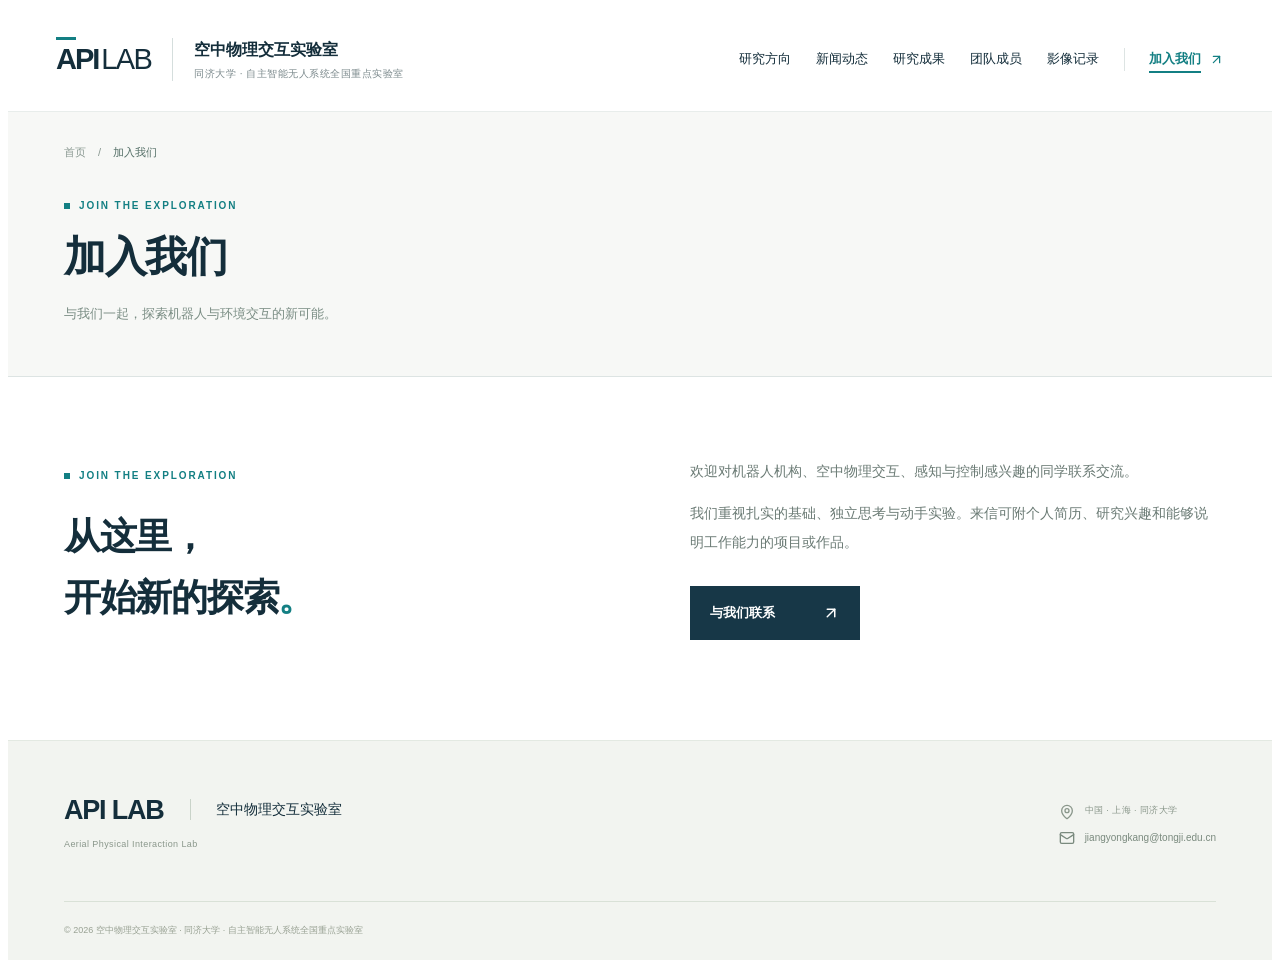
<file: join/index.html>
<!doctype html><html lang="zh-CN"><head><meta charset="UTF-8"><meta name="viewport" content="width=device-width,initial-scale=1"><meta name="description" content="空中物理交互实验室 · 加入我们。我们研究机器人如何通过结构、感知与控制的协同设计，在复杂环境中可靠地接触、抓取、对接和驻留。以空中物理交互为核心，探索形态智能与自主作业，让无人机成为能够与物理世界持续交互的具身系统。"><meta name="theme-color" content="#12384b"><title>加入我们 · 空中物理交互实验室</title><link rel="stylesheet" href="../assets/public.css?v=9dcf3aba17f4"></head><body><div id="root"><div class="lab-site lab-page-join"><a class="lab-skip" href="#main-content">跳转到正文</a><header class="lab-header"><a href="../" class="lab-brand" aria-label="空中物理交互实验室 首页"><span class="lab-wordmark">API<span>LAB</span><i></i></span><span class="lab-brand-name">空中物理交互实验室<small>同济大学 · 自主智能无人系统全国重点实验室</small></span></a><nav id="lab-main-nav" class="lab-nav " aria-label="主导航"><a href="../research/">研究方向</a><a href="../news/">新闻动态</a><a href="../results/">研究成果</a><a href="../team/">团队成员</a><a href="../gallery/">影像记录</a><a href="../join/" class="lab-nav-contact" aria-current="page">加入我们 <svg xmlns="http://www.w3.org/2000/svg" width="15" height="15" viewBox="0 0 24 24" fill="none" stroke="currentColor" stroke-width="2" stroke-linecap="round" stroke-linejoin="round" class="lucide lucide-arrow-up-right" aria-hidden="true"><path d="M7 7h10v10"></path><path d="M7 17 17 7"></path></svg></a></nav><button class="lab-menu-toggle" aria-controls="lab-main-nav" aria-expanded="false" aria-label="打开导航"><svg xmlns="http://www.w3.org/2000/svg" width="24" height="24" viewBox="0 0 24 24" fill="none" stroke="currentColor" stroke-width="2" stroke-linecap="round" stroke-linejoin="round" class="lucide lucide-menu" aria-hidden="true"><path d="M4 5h16"></path><path d="M4 12h16"></path><path d="M4 19h16"></path></svg></button></header><main id="main-content"><div class="lab-page-heading"><div class="lab-container"><div class="lab-breadcrumb"><a href="../">首页</a><span aria-hidden="true">/</span><span>加入我们</span></div><div class="lab-eyebrow"><span></span>JOIN THE EXPLORATION</div><h1>加入我们</h1><p>与我们一起，探索机器人与环境交互的新可能。</p></div></div><section class="lab-join lab-container" id="join"><div><div class="lab-eyebrow"><span></span>JOIN THE EXPLORATION</div><h2>从这里，<br/>开始新的探索<span>。</span></h2></div><div class="lab-join-copy"><p>欢迎对机器人机构、空中物理交互、感知与控制感兴趣的同学联系交流。</p><p>我们重视扎实的基础、独立思考与动手实验。来信可附个人简历、研究兴趣和能够说明工作能力的项目或作品。</p><a class="lab-button lab-button-dark" href="mailto:jiangyongkang@tongji.edu.cn">与我们联系 <svg xmlns="http://www.w3.org/2000/svg" width="18" height="18" viewBox="0 0 24 24" fill="none" stroke="currentColor" stroke-width="2" stroke-linecap="round" stroke-linejoin="round" class="lucide lucide-arrow-up-right" aria-hidden="true"><path d="M7 7h10v10"></path><path d="M7 17 17 7"></path></svg></a></div></section></main><footer class="lab-footer"><div class="lab-container"><div class="lab-footer-top"><div><a href="../" class="lab-footer-brand">API LAB<span>空中物理交互实验室</span></a><p>Aerial Physical Interaction Lab</p></div><div class="lab-footer-contact"><p><svg xmlns="http://www.w3.org/2000/svg" width="16" height="16" viewBox="0 0 24 24" fill="none" stroke="currentColor" stroke-width="2" stroke-linecap="round" stroke-linejoin="round" class="lucide lucide-map-pin" aria-hidden="true"><path d="M20 10c0 4.993-5.539 10.193-7.399 11.799a1 1 0 0 1-1.202 0C9.539 20.193 4 14.993 4 10a8 8 0 0 1 16 0"></path><circle cx="12" cy="10" r="3"></circle></svg><span>中国 · 上海 · 同济大学</span></p><a href="mailto:jiangyongkang@tongji.edu.cn"><svg xmlns="http://www.w3.org/2000/svg" width="16" height="16" viewBox="0 0 24 24" fill="none" stroke="currentColor" stroke-width="2" stroke-linecap="round" stroke-linejoin="round" class="lucide lucide-mail" aria-hidden="true"><path d="m22 7-8.991 5.727a2 2 0 0 1-2.009 0L2 7"></path><rect x="2" y="4" width="20" height="16" rx="2"></rect></svg>jiangyongkang@tongji.edu.cn</a></div></div><div class="lab-footer-bottom"><span>© <!-- -->2026<!-- --> <!-- -->空中物理交互实验室<!-- --> · <!-- -->同济大学 · 自主智能无人系统全国重点实验室</span></div></div></footer><dialog class="lab-modal" aria-labelledby="lab-modal-title"></dialog></div></div><script type="application/json" id="lab-content" data-page="join" data-root-prefix="../">{"site":{"labName":"空中物理交互实验室","enName":"Aerial Physical Interaction Lab","tagline":"让无人机从空中观察，\n走向与环境交互。","description":"我们研究机器人如何通过结构、感知与控制的协同设计，在复杂环境中可靠地接触、抓取、对接和驻留。以空中物理交互为核心，探索形态智能与自主作业，让无人机成为能够与物理世界持续交互的具身系统。","email":"jiangyongkang@tongji.edu.cn","affiliation":"同济大学 · 自主智能无人系统全国重点实验室","scholar":"https://scholar.google.com/citations?user=xp0Y7bsAAAAJ&hl=en&oi=ao","heroImage":"../media/hero-campus.jpg","heroVideo":"../media/docking.mp4","heroVideoPoster":"../media/docking-poster.jpg","recruitment":"欢迎对机器人机构、空中物理交互、感知与控制感兴趣的同学联系交流。\n我们重视扎实的基础、独立思考与动手实验。来信可附个人简历、研究兴趣和能够说明工作能力的项目或作品。","location":"中国 · 上海 · 同济大学","piName":"蒋永康","piTitle":"助理教授 · 课题组负责人","piBio":"蒋永康，同济大学自主智能无人系统全国重点实验室教师，“空中物理交互实验室”与“地下自然洞穴复合环境模拟实验室”负责人。\n本科与博士均毕业于北京航空航天大学，曾在瑞士洛桑联邦理工学院（EPFL）开展访问研究。聚焦智能机器人、空中无人系统与具身交互，研究机构、感知与控制如何协同支撑真实环境中的自主作业。","piPhoto":"../media/jiang-yongkang.jpg","piProfile":"https://faculty.tongji.edu.cn/jiangyongkang/zh_CN/index.htm","showPublications":true,"piDetails":{"intro":"蒋永康，同济大学自主智能无人系统全国重点实验室，上海市“晨光学者”，上海市“东方英才”团队核心骨干。本博毕业于北京航空航天大学，瑞士洛桑联邦理工学院（EPFL）访问学者。同济大学“空中物理交互实验室”与“地下自然洞穴复合环境模拟实验室”负责人，聚焦智能机器人、空中无人系统与具身交互等前沿领域研究。在Science Advances, Cell Reports Physical Science, Soft Robotics, IEEE/ASME T-MECH, IEEE TIE，IEEE RAL, BB, ICRA, IROS等国际期刊与学术会议上发表学术论文30余篇（一作/通讯20余篇），申请/授权发明专利10余项（美国专利1项），相关成果被美国两院院士/MIT教授Daniela Rus, 哈佛大学Robert Howe教授、Katia Bertoldi教授等知名学者在Science Robotics, Advanced Materials, TRO等期刊引用并高度评价。\n\n主持国自然面上，国自然青基、国家重点研发计划子课题、上海市“晨光计划”项目等，参与上海市重大专项、JKW \"1XX\"专项重点课题等项目多项。入选2025年同济大学优秀班主任，主讲课程“人工智能前沿进展与应用”入选教育部人工智能前沿主题微课程项目、同济大学研究生线上精品课程教改项目、同济大学智慧课程教改项目。作为指导教师/领队，获得2025工信部新域新质创新大赛全国二等奖、2025国际人形机器人技能大赛-具身智能应用场景挑战赛第一名等荣誉。同时，担任中国生物医学工程学会康复工程分会青年委员、国际期刊客座编辑、IEEE国际会议 Technical Committee Chairs，以及NC, T-RO,SORO, T-MECH, RA-L, ICRA, IROS等国际知名期刊与会议的审稿人。\n\n主持研发复杂自然环境自驻式无人机系统平台-“智能飞鸟”，突破无人机在密林、管道、洞穴等受限环境中的停歇、避障与持续监测难题。成果受到了xxx战区领导积极评价，入选同济大学招生宣传片，获首轮浦东人工智能种子基金支持与2025工信部新域新质创新大赛全国二等奖等重要奖励，在央视新闻频道（CCTV-13）《朝闻天下》、央视综合频道（CCTV-1）《晚间新闻》等进行综合报道。已与30余家部队单位及XX国安单位合作，签署多项产品试用意向/采购合同，已经交付产品样机参加XX演训，服务军事国防等国家重大战略需求。主持研发的“智能飞鸟”-多模态自适应无人机停歇系统，实现了在管道、岩石、电缆、墙体等多类自然与人工环境结构的自主稳定停歇，在“伪装驻留—智能感知—精准摧毁”新质战斗力生成等方面具有重要应用前景。","sourceUrl":"https://faculty.tongji.edu.cn/jiangyongkang/zh_CN/index.htm","sections":[],"education":[],"experience":[]}},"research":[{"id":"r-interaction","title":"空中物理交互与形态智能","subtitle":"Aerial interaction & morphological intelligence","summary":"把结构的力学特性融入机器人能力，研究接触、抓取与对接过程中的快速响应和飞行稳定性。","body":"空中机器人与环境发生接触时，结构响应和飞行运动会相互影响。我们结合机构设计、动力学分析与实验，探索形态智能在快速抓取、动态对接和空中操作中的作用。\n相关公开工作包括双稳态抓取机构和动态空中对接。","cover":"../media/docking-poster.jpg","video":"../media/docking.mp4","tags":["形态智能","动态对接","机器人机构"]},{"id":"r-perching","title":"自主停歇与长时驻留","subtitle":"Perching & sustained observation","summary":"利用树枝、杆件及空间结构支撑无人机，研究从飞行到停歇、驻留监测与再起飞的完整过程。","body":"停歇为无人机提供了持续接触环境、降低驻留能耗的另一种方式。我们研究环境适配结构、抓附过程与整机协同，探索面向森林生态监测、应急感知和复杂空间巡检的自驻式平台。\n智能飞鸟是这一研究方向的代表性系统。","cover":"../media/perching.jpg","video":"","tags":["自适应停歇","环境交互","智能飞鸟"]},{"id":"r-reconfigurable","title":"变刚度与可重构机器人","subtitle":"Variable stiffness & reconfigurable robotics","summary":"通过双稳态、阻塞与柔顺机构调节形态和力学性能，让机器人适应不同任务与接触条件。","body":"机器人的能力不仅来自算法，也来自结构本身。我们围绕可调刚度、能量调控与可重构机构开展研究，将物理机制与系统设计结合。\n公开成果涵盖链状颗粒阻塞、可编程双稳态执行器以及环境辅助的空中原位工具生成。","cover":"../media/morphology.jpg","video":"../media/toolmaking.mp4","tags":["变刚度","双稳态","可重构机构"]},{"id":"r-perception","title":"多模态感知与自主控制","subtitle":"Multimodal perception & autonomous control","summary":"结合视觉、触觉与运动状态信息，研究交互过程中的状态判断、感知重构与闭环控制。","body":"可靠的物理交互需要理解接触和运动状态。我们研究多模态感知、触觉重构、状态估计及感知控制协同方法，并通过真实机器人平台验证。\n相关公开研究包括面向边缘应用的数据驱动动态触觉感知，以及视觉反馈下的空中操作。","cover":"../media/toolmaking-poster.jpg","video":"../media/toolmaking.mp4","tags":["视觉与触觉","状态估计","自主作业"]}],"publications":[{"id":"cv-paper-01","title":"Morphological intelligence for dynamic aerial interactions","authors":"Jiang Yongkang#, Li Junjin#, Meng Shuyu, et al.","venue":"Science Advances","year":2026,"doi":"","url":"","image":"","status":"已接收","topic":"","details":"","kind":"期刊论文"},{"id":"cv-paper-02","title":"Autonomous Top-Perching with an Asymmetric Bistable Claw","authors":"Jiang Yongkang#, Zhang Shenli#, Liang Yida, et al.","venue":"Cell Reports Physical Science","year":2026,"doi":"","url":"","image":"","status":"已接收","topic":"","details":"","kind":"期刊论文"},{"id":"cv-paper-03","title":"Ultra-tunable bistable structures for universal robotic applications","authors":"Jiang Yongkang, Li Yingtian, Liu Ke, et al.","venue":"Cell Reports Physical Science","year":2023,"doi":"10.1016/j.xcrp.2023.101365","url":"","image":"","status":"已发表","topic":"","details":"4(5): 101365","kind":"期刊论文"},{"id":"cv-paper-05","title":"Reprogrammable bistable actuators for multimodal, fast, and ultra-sensitive grasping","authors":"Jiang Yongkang, Tong Xin, Li Jian, et al.","venue":"IEEE/ASME Transactions on Mechatronics","year":2024,"doi":"10.1109/TMECH.2023.3318976","url":"","image":"","status":"已发表","topic":"","details":"29(2): 984–994","kind":"期刊论文"},{"id":"cv-paper-06","title":"Dynamic Tactile Sensor (DTS) with Data-driven Super-resolution for Edge Applications","authors":"Zhou Yanmin, Luo Yijie, Li Jie, Wang Yafei, Wang Zhipeng, Jiang Yongkang*, He Bin","venue":"IEEE Transactions on Industrial Electronics","year":2026,"doi":"10.1109/TIE.2025.3598207","url":"","image":"","status":"已发表","topic":"","details":"73(2): 2554–2563","kind":"期刊论文"},{"id":"cv-paper-07","title":"Shaping by Contact: Aerial In-Situ Toolmaking with a Variable-Stiffness Manipulator","authors":"Jiang Yongkang, Zheng Zhuoming, Chen Chaojun, et al.","venue":"IEEE Robotics and Automation Letters","year":2026,"doi":"10.1109/lra.2026.3728697","url":"","image":"","status":"已发表","topic":"","details":"11(10): 12216–12223","kind":"期刊论文"},{"id":"cv-paper-08","title":"Morphological Intelligence in Dynamic Aerial Docking: A Bistable Tension‐Hinge Gripper","authors":"Gu Xihe, Jiang Yongkang*, Pengliang Dai, et al.","venue":"Bioinspiration & Biomimetics","year":2026,"doi":"10.1088/1748-3190/ae8f97","url":"","image":"","status":"已发表","topic":"","details":"21(5): 056004","kind":"期刊论文"},{"id":"cv-paper-11","title":"Robotic flytrap with an ultra-sensitive “trichome” and fast-response “lobes”","authors":"Jiang Yongkang, Li Yingtian, Tong Xin, et al.","venue":"Bioinspiration & Biomimetics","year":2024,"doi":"","url":"","image":"","status":"已发表","topic":"","details":"19: 056017","kind":"期刊论文"},{"id":"cv-paper-12","title":"Developing the robotic space-force boundary of physical interaction perception in an infant way","authors":"Yan Zheng, ..., Jiang Yongkang*, He Bin","venue":"Neurocomputing","year":2026,"doi":"","url":"","image":"","status":"已发表","topic":"","details":"663: 132014","kind":"期刊论文"},{"id":"cv-paper-13","title":"Muscle-inspired stiffness-tunable flexible fiber jamming structure for wearable robots","authors":"Ma Junlin, Chen Diansheng, …, Jiang Yongkang*","venue":"Smart Materials and Structures","year":2024,"doi":"","url":"","image":"","status":"已发表","topic":"","details":"33(5): 055002","kind":"期刊论文"},{"id":"cv-paper-14","title":"A single-tube braided stent for various airway structures","authors":"Tong Xin#, Jiang Yongkang#, Mo Fei, et al.","venue":"Frontiers in Bioengineering and Biotechnology","year":2023,"doi":"","url":"","image":"","status":"已发表","topic":"","details":"11: 1152412","kind":"期刊论文"},{"id":"cv-paper-15","title":"When birds meet fish: vision-force fusion for autonomous underwater docking in cross-domain avian-aquatic collaboration","authors":"Liu Hongchang, Wang Ruiheng, Jiang Yongkang*, et al.","venue":"IEEE International Conference on Robotics and Automation (ICRA)","year":2026,"doi":"","url":"","image":"","status":"已发表","topic":"","details":"","kind":"会议论文"},{"id":"cv-paper-16","title":"Ultrafast capturing in-flight objects with reprogrammable working speed ranges","authors":"Jiang Yongkang, Tong Xin, Sun Zhongqing, et al.","venue":"IEEE International Conference on Robotics and Automation (ICRA)","year":2024,"doi":"","url":"","image":"","status":"已发表","topic":"","details":"9335–9341","kind":"会议论文"},{"id":"cv-paper-17","title":"Micro-UAV with Ant-Inspired Bistable Gripper for Adaptive Perching and Wildlife Detection","authors":"Liu Yuan, ... Yongkang Jiang*, etc.","venue":"IEEE/RSJ International Conference on Intelligent Robots and Systems (IROS)","year":2025,"doi":"","url":"","image":"","status":"已发表","topic":"","details":"10289–10294","kind":"会议论文"},{"id":"cv-paper-22","title":"All-fabric bi-directional actuators for multi-joint assistance of upper limb","authors":"Ma junlin, …, Jiang Yongkang","venue":"Journal of Bionic Engineering","year":2023,"doi":"10.1007/s42235-023-00415-0","url":"","image":"","status":"已发表","topic":"","details":"20(6): 2661–2669","kind":"期刊论文"},{"id":"cv-paper-23","title":"Heatmap Pooling Network for Action Recognition From RGB Videos","authors":"Liu mengyuan, Liu Jinfu, Jiang Yongkang, He Bin","venue":"IEEE Transactions on Pattern Analysis and Machine Intelligence","year":2026,"doi":"10.1109/tpami.2025.3640697","url":"","image":"","status":"已发表","topic":"","details":"48(3): 3726–3743","kind":"期刊论文"},{"id":"cv-paper-24","title":"A Bio-Functional Mimetic Robot for Versatile Tasks From Cross-Scale Manipulation to Limb-Tool Integration","authors":"Tong Xin, ..., Jiang Yongkang, Yang Yang, Li Yingtian","venue":"Advanced Science","year":2026,"doi":"10.1002/advs.76527","url":"","image":"","status":"已发表","topic":"","details":"13(51): e76527","kind":"期刊论文"},{"id":"cv-paper-28","title":"X-Tacformer : Spatio-tempral Attention Model for Tactile Recognition","authors":"Hu Jiarui, …, Jiang Yongkang, He Bin","venue":"IEEE International Conference on Robotics and Automation (ICRA)","year":2024,"doi":"","url":"","image":"","status":"已发表","topic":"","details":"","kind":"会议论文"}],"members":[],"news":[{"id":"n-bb","slug":"bb-20260907","hidden":false,"title":"课题组顾羲和博士空中快速停歇文章在Bioinspiration & Biomimetics在线发表！","date":"2026-09-07","summary":"以碰撞触发快速抓持，结合柔顺缓冲与被动锁定，探索无人机在杆件和天然树枝上的快速停歇。","body":"2026年9月7日，课题组顾羲和博士为第一作者、蒋永康为通讯作者的研究论文“Morphological Intelligence in Dynamic Aerial Docking: A Bistable Tension-Hinge Gripper”在Bioinspiration & Biomimetics在线发表。研究围绕无人机接触环境时的快速响应与可靠锁定问题，提出双稳态张力铰链抓持机构（BTHG），并开展了快速停歇与动态空中对接实验。\n\n让无人机在接触瞬间抓得住\n\n鸟类能够在短暂接触中抓住树枝、吸收冲击并完成停歇。让无人机具备类似能力，需要同时解决响应速度、碰撞缓冲与稳定抓持的问题：接近速度越快，留给传感、决策和执行器动作的时间就越短，接触冲击也越容易扰动飞行姿态。\n\n受鸟类腿爪系统启发，团队将快速接触响应融入机构本体。接触目标时，碰撞推动机构跨越弹性能垒，触发双稳态构型跃迁，由张开状态转入锁定状态。分段铰链与弹性结构同时提供柔顺变形和冲击缓冲，锁定后无需持续供能维持抓持。\n\n机构测试表明，BTHG可在0.16秒内完成触发跃迁。这里的0.16秒对应机构从触发到锁定的响应过程；飞行接近、接触和姿态稳定则由整机实验进一步验证。\n\n在飞行中停歇、释放与再起飞\n\n团队将机构与机载视觉和飞行控制系统集成，在水平杆实验中展示了接近、被动锁定、停歇、主动释放与再次起飞的完整过程，并在最高1.4米/秒的实测接近速度下完成快速停靠。\n\n从规则杆件走向天然树枝\n\n除了水平杆停歇，研究还展示了竖直杆停靠后的导向滑移。在室外天然树枝上，团队采用预设控制序列并配合人工安全监督，演示接近、锁定、停驻与脱离过程，观察机构对真实树枝几何和弹性的适应能力。\n\n这项工作将接触瞬间的快速响应交给物理机构，为机械设计与飞行控制协同提供了新的实验实例，也为无人机停驻观测和持续物理交互提供了研究基础。\n\n论文信息\n\nMorphological Intelligence in Dynamic Aerial Docking: A Bistable Tension-Hinge Gripper\n\n作者：Xihe Gu, Yongkang Jiang*, Pengliang Dai, Zhaojie Wang, Bin He\n期刊：Bioinspiration & Biomimetics\n在线发表：2026年9月7日\nDOI：10.1088/1748-3190/ae8f97","image":"../media/bb-2026-movie-s5-poster.webp","video":"../media/bb-2026-movie-s5.mp4","url":"https://doi.org/10.1088/1748-3190/ae8f97","blocks":[{"type":"paragraph","text":"2026年9月7日，课题组顾羲和博士为第一作者、蒋永康为通讯作者的研究论文“Morphological Intelligence in Dynamic Aerial Docking: A Bistable Tension-Hinge Gripper”在Bioinspiration & Biomimetics在线发表。研究围绕无人机接触环境时的快速响应与可靠锁定问题，提出双稳态张力铰链抓持机构（BTHG），并开展了快速停歇与动态空中对接实验。"},{"type":"heading","text":"让无人机在接触瞬间抓得住"},{"type":"paragraph","text":"鸟类能够在短暂接触中抓住树枝、吸收冲击并完成停歇。让无人机具备类似能力，需要同时解决响应速度、碰撞缓冲与稳定抓持的问题：接近速度越快，留给传感、决策和执行器动作的时间就越短，接触冲击也越容易扰动飞行姿态。"},{"type":"paragraph","text":"受鸟类腿爪系统启发，团队将快速接触响应融入机构本体。接触目标时，碰撞推动机构跨越弹性能垒，触发双稳态构型跃迁，由张开状态转入锁定状态。分段铰链与弹性结构同时提供柔顺变形和冲击缓冲，锁定后无需持续供能维持抓持。"},{"type":"image","src":"../media/bb-2026-movie-s2-poster.webp","caption":"图1｜无人机以1.4米/秒接近水平杆并快速停靠。画面取自补充视频S2，保留原有速度标记。"},{"type":"paragraph","text":"机构测试表明，BTHG可在0.16秒内完成触发跃迁。这里的0.16秒对应机构从触发到锁定的响应过程；飞行接近、接触和姿态稳定则由整机实验进一步验证。"},{"type":"heading","text":"在飞行中停歇、释放与再起飞"},{"type":"paragraph","text":"团队将机构与机载视觉和飞行控制系统集成，在水平杆实验中展示了接近、被动锁定、停歇、主动释放与再次起飞的完整过程，并在最高1.4米/秒的实测接近速度下完成快速停靠。"},{"type":"video","src":"../media/bb-2026-movie-s1.mp4","poster":"../media/bb-2026-movie-s1-poster.webp","caption":"视频1｜水平杆停歇、释放与再起飞（Movie S1）。保留原片完整过程与播放速度标记。"},{"type":"video","src":"../media/bb-2026-movie-s2.mp4","poster":"../media/bb-2026-movie-s2-poster.webp","caption":"视频2｜1.4米/秒快速接近与停靠（Movie S2）。"},{"type":"image","src":"../media/bb-2026-movie-s3-poster.webp","caption":"图2｜竖直杆停靠后的导向滑移实验，画面取自补充视频S3。"},{"type":"heading","text":"从规则杆件走向天然树枝"},{"type":"paragraph","text":"除了水平杆停歇，研究还展示了竖直杆停靠后的导向滑移。在室外天然树枝上，团队采用预设控制序列并配合人工安全监督，演示接近、锁定、停驻与脱离过程，观察机构对真实树枝几何和弹性的适应能力。"},{"type":"video","src":"../media/bb-2026-movie-s5.mp4","poster":"../media/bb-2026-movie-s5-poster.webp","caption":"视频3｜天然树枝上的室外停歇与再起飞（Movie S5）。本组实验采用预设控制序列，并配合人工安全监督。"},{"type":"paragraph","text":"这项工作将接触瞬间的快速响应交给物理机构，为机械设计与飞行控制协同提供了新的实验实例，也为无人机停驻观测和持续物理交互提供了研究基础。"},{"type":"heading","text":"论文信息"},{"type":"paragraph","text":"Morphological Intelligence in Dynamic Aerial Docking: A Bistable Tension-Hinge Gripper"},{"type":"authors","authors":[{"name":"Xihe Gu"},{"name":"Yongkang Jiang","corresponding":true},{"name":"Pengliang Dai"},{"name":"Zhaojie Wang"},{"name":"Bin He"}]},{"type":"paragraph","text":"期刊：Bioinspiration & Biomimetics\n在线发表：2026年9月7日\nDOI：10.1088/1748-3190/ae8f97"}]}],"gallery":[{"id":"g-docking","title":"动态空中对接","caption":"已发表研究的实机演示","kind":"video","image":"../media/docking-poster.jpg","url":"../media/docking.mp4"},{"id":"g-tools","title":"空中原位工具生成","caption":"与环境接触，调整结构形态","kind":"video","image":"../media/toolmaking-poster.jpg","url":"../media/toolmaking.mp4"},{"id":"g-cave","title":"复杂环境实验平台","caption":"地下自然洞穴复合环境模拟场地","kind":"image","image":"../media/cave-lab.jpg","url":"../media/cave-lab.jpg"},{"id":"g-campus","title":"我们的科研环境","caption":"上海自主智能无人系统科学中心","kind":"image","image":"../media/hero-campus.jpg","url":"../media/hero-campus.jpg"},{"id":"g-optical","title":"系统验证与实验","caption":"机器人运动与交互验证场地","kind":"image","image":"../media/optical-lab.jpg","url":"../media/optical-lab.jpg"}],"patents":[{"id":"cv-patent-01","title":"面向无人机***结构","year":2025,"category":"中国 · 发明专利","status":"已授权","role":"","details":"发明人：蒋永康，郑卓鸣，韩宇轩，何斌\n编号：ZL202411924953.7\n日期：2025.10.10"},{"id":"cv-patent-02","title":"面向无人机***机构","year":2025,"category":"中国 · 发明专利","status":"已授权","role":"","details":"发明人：蒋永康，何斌，王志鹏，周艳敏，张沈力，李军锦\n编号：ZL202411924955.6\n日期：2025.09.23"},{"id":"cv-patent-03","title":"面向无人机***机构","year":2025,"category":"中国 · 发明专利","status":"已授权","role":"","details":"发明人：蒋永康，何斌，周艳敏，王志鹏，李军锦，张沈力\n编号：ZL202411874147.3\n日期：2025.10.31"},{"id":"cv-patent-04","title":"无人机***装置","year":2025,"category":"中国 · 发明专利","status":"公布","role":"","details":"发明人：蒋永康，何斌，王志鹏，周艳敏，张沈力，孙一鸣\n编号：CN2025108952472\n日期：2025.06.30"},{"id":"cv-patent-05","title":"柔性机械臂***装置","year":2025,"category":"中国 · 发明专利","status":"公布","role":"","details":"发明人：蒋永康，林世豪，高阳洋，郑卓鸣，何斌\n编号：CN2025119719999\n日期：2025.12.25"},{"id":"cv-patent-06","title":"Unmanned aerial vehicle *** apparatuses","year":2025,"category":"美国 · 发明专利","status":"受理","role":"","details":"发明人：Bin He, Yongkang Jiang, Zhipeng Wang, Yanmin Zhou, Shenli Zhang, Yiming Sun\n编号：US 19/396, 273\n日期：2025.12.15"},{"id":"cv-patent-07","title":"旋翼***机构","year":2025,"category":"中国 · 发明专利","status":"已授权","role":"","details":"发明人：周艳敏，韩宇轩，蒋永康，李军锦，何斌\n编号：ZL202411987988.5\n日期：2025.10.03"},{"id":"cv-patent-08","title":"人体行为***方法及装置","year":2025,"category":"中国 · 发明专利","status":"已授权","role":"","details":"发明人：刘梦源，李培铭，刘宏，蒋永康，何斌\n编号：ZL202510588159.8\n日期：2025.07.11"},{"id":"cv-patent-09","title":"人体***方法及装置","year":2025,"category":"中国 · 发明专利","status":"已授权","role":"","details":"发明人：刘梦源，王鑫舜，方锺滨，蒋永康，何斌\n编号：ZL202510595696.5\n日期：2025.08.15"}],"projects":[{"id":"cv-project-01","title":"软体球囊***机制研究","year":2024,"category":"上海市“晨光计划”人才项目","status":"结题","role":"主持","details":"项目编号：23CGA26\n资助期：2024/1-2025/12\n项目经费：6万元"},{"id":"cv-project-02","title":"面向无人机***研究","year":2027,"category":"国家自然科学基金面上项目","status":"2027年起资助","role":"主持","details":"项目编号：62673362\n资助期：2027/1-2030/12\n项目经费：50万元"},{"id":"cv-project-03","title":"软体腔道机器人***研究","year":2024,"category":"国家自然科学基金青年项目","status":"在研","role":"主持","details":"项目编号：62303443\n资助期：2024/1-2026/12\n项目经费：30万元"},{"id":"cv-project-04","title":"轻量化机器人***技术","year":2025,"category":"国家重点研发计划项目子课题","status":"在研","role":"主持","details":"项目编号：2024YFB4709800\n资助期：2025/1-2027/12\n子课题经费：85万元"},{"id":"cv-project-05","title":"微型软体机器人***研究","year":2024,"category":"中央高校基本科研业务费专项资金","status":"结题","role":"主持","details":"项目编号：22120240301\n资助期：2024/4-2026/3\n项目经费：12万元"},{"id":"cv-project-10","title":"人形机器人***研究","year":2025,"category":"国家自然科学基金面上项目","status":"在研","role":"参与","details":"项目编号：62473294\n资助期：2025.1-2028.12\n项目经费：50万元"}],"awards":[{"id":"cv-award-01","title":"上海市教育委员会 “晨光学者”","year":2023,"details":"","category":"人才荣誉","status":"","role":""},{"id":"cv-award-02","title":"上海市人才工作局 “东方英才”团队核心骨干","year":2024,"details":"","category":"人才荣誉","status":"","role":""},{"id":"cv-award-03","title":"工信部2025新域新质创新大赛 全国总决赛 二等奖","year":2025,"details":"","category":"竞赛指导","status":"","role":"指导教师/领队"},{"id":"cv-award-04","title":"国际人形机器人技能大赛-具身智能应用场景挑战赛 第一名","year":2025,"details":"","category":"竞赛指导","status":"","role":"指导教师/领队"},{"id":"cv-award-05","title":"中国国际大学生创新大赛 上海市金奖","year":2026,"details":"","category":"竞赛指导","status":"","role":"指导教师"},{"id":"cv-award-06","title":"“天骄湾”杯-智能系统创新创业大赛 第二名","year":2025,"details":"","category":"竞赛指导","status":"","role":"指导教师"},{"id":"cv-award-07","title":"“天骄湾杯”环同济数智城市创新创业大赛 三等奖","year":2025,"details":"","category":"竞赛指导","status":"","role":"指导教师"},{"id":"cv-award-08","title":"中国国际大学生创新大赛同济大学校内赛 金奖","year":2026,"details":"","category":"竞赛指导","status":"","role":"指导教师"},{"id":"cv-award-09","title":"中国国际大学生创新大赛同济大学校内赛 金奖","year":2025,"details":"","category":"竞赛指导","status":"","role":"指导教师"},{"id":"cv-award-10","title":"全国大学生统计建模大赛 上海市一等奖","year":2026,"details":"","category":"竞赛指导","status":"","role":"指导教师"},{"id":"cv-award-11","title":"同济大学大学生创新学术论坛 一等奖","year":2025,"details":"","category":"竞赛指导","status":"","role":"指导教师"},{"id":"cv-award-12","title":"同济大学本科生学科竞赛优秀指导教师","year":2025,"details":"","category":"教学荣誉","status":"","role":""},{"id":"cv-award-13","title":"同济大学 优秀班主任","year":2025,"details":"","category":"教学荣誉","status":"","role":""},{"id":"cv-award-14","title":"IOP Publishing Outstanding Reviewer Awards","year":2024,"details":"","category":"学术服务","status":"","role":""},{"id":"cv-award-15","title":"IOP Publishing Trusted Reviewer","year":2023,"details":"","category":"学术服务","status":"","role":""},{"id":"cv-award-16","title":"首届北京交叉科学大会 “优秀报告”","year":2023,"details":"","category":"奖励与荣誉","status":"","role":""},{"id":"cv-award-17","title":"第八届软体机器人大会-软体机器人创新设计竞赛  “优秀奖”两项","year":2023,"details":"","category":"竞赛指导","status":"","role":"指导教师"}]}</script><script type="module" src="../assets/public.js?v=56708e7f56c0"></script></body></html>
</file>
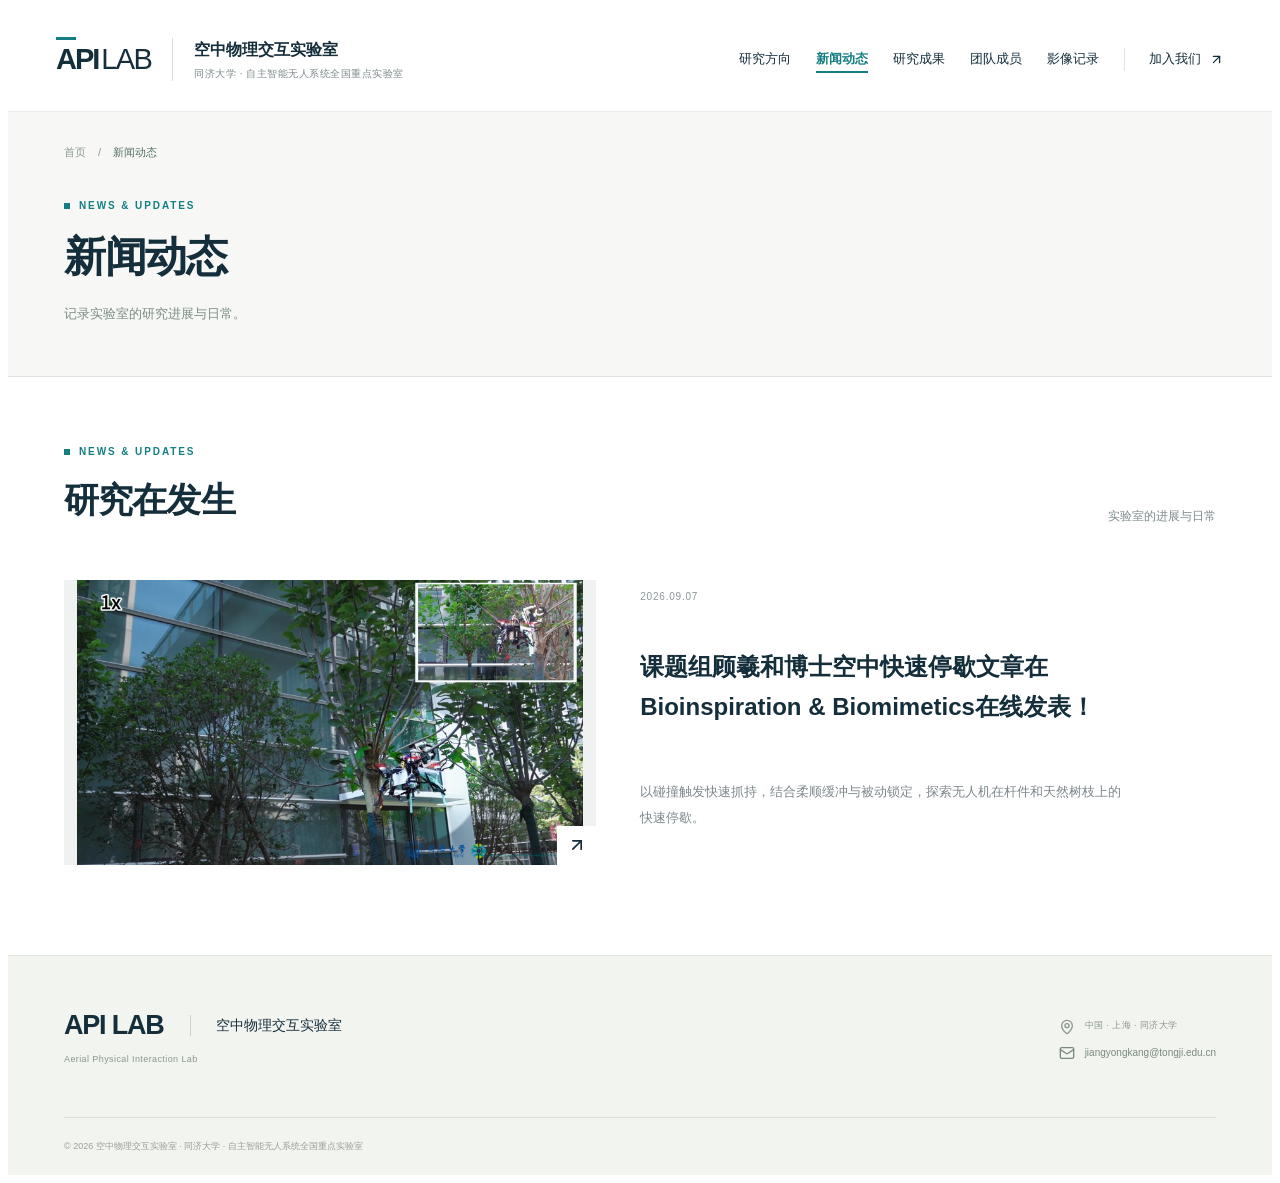
<file: news/index.html>
<!doctype html><html lang="zh-CN"><head><meta charset="UTF-8"><meta name="viewport" content="width=device-width,initial-scale=1"><meta name="description" content="空中物理交互实验室 · 新闻动态。我们研究机器人如何通过结构、感知与控制的协同设计，在复杂环境中可靠地接触、抓取、对接和驻留。以空中物理交互为核心，探索形态智能与自主作业，让无人机成为能够与物理世界持续交互的具身系统。"><meta name="theme-color" content="#12384b"><title>新闻动态 · 空中物理交互实验室</title><link rel="stylesheet" href="../assets/public.css?v=9dcf3aba17f4"></head><body><div id="root"><div class="lab-site lab-page-news"><a class="lab-skip" href="#main-content">跳转到正文</a><header class="lab-header"><a href="../" class="lab-brand" aria-label="空中物理交互实验室 首页"><span class="lab-wordmark">API<span>LAB</span><i></i></span><span class="lab-brand-name">空中物理交互实验室<small>同济大学 · 自主智能无人系统全国重点实验室</small></span></a><nav id="lab-main-nav" class="lab-nav " aria-label="主导航"><a href="../research/">研究方向</a><a href="../news/" aria-current="page">新闻动态</a><a href="../results/">研究成果</a><a href="../team/">团队成员</a><a href="../gallery/">影像记录</a><a href="../join/" class="lab-nav-contact">加入我们 <svg xmlns="http://www.w3.org/2000/svg" width="15" height="15" viewBox="0 0 24 24" fill="none" stroke="currentColor" stroke-width="2" stroke-linecap="round" stroke-linejoin="round" class="lucide lucide-arrow-up-right" aria-hidden="true"><path d="M7 7h10v10"></path><path d="M7 17 17 7"></path></svg></a></nav><button class="lab-menu-toggle" aria-controls="lab-main-nav" aria-expanded="false" aria-label="打开导航"><svg xmlns="http://www.w3.org/2000/svg" width="24" height="24" viewBox="0 0 24 24" fill="none" stroke="currentColor" stroke-width="2" stroke-linecap="round" stroke-linejoin="round" class="lucide lucide-menu" aria-hidden="true"><path d="M4 5h16"></path><path d="M4 12h16"></path><path d="M4 19h16"></path></svg></button></header><main id="main-content"><div class="lab-page-heading"><div class="lab-container"><div class="lab-breadcrumb"><a href="../">首页</a><span aria-hidden="true">/</span><span>新闻动态</span></div><div class="lab-eyebrow"><span></span>NEWS &amp; UPDATES</div><h1>新闻动态</h1><p>记录实验室的研究进展与日常。</p></div></div><section class="lab-news lab-container lab-section" id="news"><div class="lab-section-head"><div><div class="lab-eyebrow"><span></span>NEWS &amp; UPDATES</div><h2>研究在发生</h2></div><span class="lab-section-note">实验室的进展与日常</span></div><div class="lab-news-grid is-single"><article class="lab-news-item"><a class="lab-news-image" href="../news/bb-20260907/" aria-label="阅读：课题组顾羲和博士空中快速停歇文章在Bioinspiration &amp; Biomimetics在线发表！"><img src="../media/bb-2026-movie-s5-poster.webp" alt="课题组顾羲和博士空中快速停歇文章在Bioinspiration &amp; Biomimetics在线发表！" loading="lazy" class=""/><span><svg xmlns="http://www.w3.org/2000/svg" width="20" height="20" viewBox="0 0 24 24" fill="none" stroke="currentColor" stroke-width="2" stroke-linecap="round" stroke-linejoin="round" class="lucide lucide-arrow-up-right" aria-hidden="true"><path d="M7 7h10v10"></path><path d="M7 17 17 7"></path></svg></span></a><time dateTime="2026-09-07">2026.09.07</time><h3><a href="../news/bb-20260907/">课题组顾羲和博士空中快速停歇文章在Bioinspiration &amp; Biomimetics在线发表！</a></h3><p>以碰撞触发快速抓持，结合柔顺缓冲与被动锁定，探索无人机在杆件和天然树枝上的快速停歇。</p></article></div></section></main><footer class="lab-footer"><div class="lab-container"><div class="lab-footer-top"><div><a href="../" class="lab-footer-brand">API LAB<span>空中物理交互实验室</span></a><p>Aerial Physical Interaction Lab</p></div><div class="lab-footer-contact"><p><svg xmlns="http://www.w3.org/2000/svg" width="16" height="16" viewBox="0 0 24 24" fill="none" stroke="currentColor" stroke-width="2" stroke-linecap="round" stroke-linejoin="round" class="lucide lucide-map-pin" aria-hidden="true"><path d="M20 10c0 4.993-5.539 10.193-7.399 11.799a1 1 0 0 1-1.202 0C9.539 20.193 4 14.993 4 10a8 8 0 0 1 16 0"></path><circle cx="12" cy="10" r="3"></circle></svg><span>中国 · 上海 · 同济大学</span></p><a href="mailto:jiangyongkang@tongji.edu.cn"><svg xmlns="http://www.w3.org/2000/svg" width="16" height="16" viewBox="0 0 24 24" fill="none" stroke="currentColor" stroke-width="2" stroke-linecap="round" stroke-linejoin="round" class="lucide lucide-mail" aria-hidden="true"><path d="m22 7-8.991 5.727a2 2 0 0 1-2.009 0L2 7"></path><rect x="2" y="4" width="20" height="16" rx="2"></rect></svg>jiangyongkang@tongji.edu.cn</a></div></div><div class="lab-footer-bottom"><span>© <!-- -->2026<!-- --> <!-- -->空中物理交互实验室<!-- --> · <!-- -->同济大学 · 自主智能无人系统全国重点实验室</span></div></div></footer><dialog class="lab-modal" aria-labelledby="lab-modal-title"></dialog></div></div><script type="application/json" id="lab-content" data-page="news" data-root-prefix="../">{"site":{"labName":"空中物理交互实验室","enName":"Aerial Physical Interaction Lab","tagline":"让无人机从空中观察，\n走向与环境交互。","description":"我们研究机器人如何通过结构、感知与控制的协同设计，在复杂环境中可靠地接触、抓取、对接和驻留。以空中物理交互为核心，探索形态智能与自主作业，让无人机成为能够与物理世界持续交互的具身系统。","email":"jiangyongkang@tongji.edu.cn","affiliation":"同济大学 · 自主智能无人系统全国重点实验室","scholar":"https://scholar.google.com/citations?user=xp0Y7bsAAAAJ&hl=en&oi=ao","heroImage":"../media/hero-campus.jpg","heroVideo":"../media/docking.mp4","heroVideoPoster":"../media/docking-poster.jpg","recruitment":"欢迎对机器人机构、空中物理交互、感知与控制感兴趣的同学联系交流。\n我们重视扎实的基础、独立思考与动手实验。来信可附个人简历、研究兴趣和能够说明工作能力的项目或作品。","location":"中国 · 上海 · 同济大学","piName":"蒋永康","piTitle":"助理教授 · 课题组负责人","piBio":"蒋永康，同济大学自主智能无人系统全国重点实验室教师，“空中物理交互实验室”与“地下自然洞穴复合环境模拟实验室”负责人。\n本科与博士均毕业于北京航空航天大学，曾在瑞士洛桑联邦理工学院（EPFL）开展访问研究。聚焦智能机器人、空中无人系统与具身交互，研究机构、感知与控制如何协同支撑真实环境中的自主作业。","piPhoto":"../media/jiang-yongkang.jpg","piProfile":"https://faculty.tongji.edu.cn/jiangyongkang/zh_CN/index.htm","showPublications":true,"piDetails":{"intro":"蒋永康，同济大学自主智能无人系统全国重点实验室，上海市“晨光学者”，上海市“东方英才”团队核心骨干。本博毕业于北京航空航天大学，瑞士洛桑联邦理工学院（EPFL）访问学者。同济大学“空中物理交互实验室”与“地下自然洞穴复合环境模拟实验室”负责人，聚焦智能机器人、空中无人系统与具身交互等前沿领域研究。在Science Advances, Cell Reports Physical Science, Soft Robotics, IEEE/ASME T-MECH, IEEE TIE，IEEE RAL, BB, ICRA, IROS等国际期刊与学术会议上发表学术论文30余篇（一作/通讯20余篇），申请/授权发明专利10余项（美国专利1项），相关成果被美国两院院士/MIT教授Daniela Rus, 哈佛大学Robert Howe教授、Katia Bertoldi教授等知名学者在Science Robotics, Advanced Materials, TRO等期刊引用并高度评价。\n\n主持国自然面上，国自然青基、国家重点研发计划子课题、上海市“晨光计划”项目等，参与上海市重大专项、JKW \"1XX\"专项重点课题等项目多项。入选2025年同济大学优秀班主任，主讲课程“人工智能前沿进展与应用”入选教育部人工智能前沿主题微课程项目、同济大学研究生线上精品课程教改项目、同济大学智慧课程教改项目。作为指导教师/领队，获得2025工信部新域新质创新大赛全国二等奖、2025国际人形机器人技能大赛-具身智能应用场景挑战赛第一名等荣誉。同时，担任中国生物医学工程学会康复工程分会青年委员、国际期刊客座编辑、IEEE国际会议 Technical Committee Chairs，以及NC, T-RO,SORO, T-MECH, RA-L, ICRA, IROS等国际知名期刊与会议的审稿人。\n\n主持研发复杂自然环境自驻式无人机系统平台-“智能飞鸟”，突破无人机在密林、管道、洞穴等受限环境中的停歇、避障与持续监测难题。成果受到了xxx战区领导积极评价，入选同济大学招生宣传片，获首轮浦东人工智能种子基金支持与2025工信部新域新质创新大赛全国二等奖等重要奖励，在央视新闻频道（CCTV-13）《朝闻天下》、央视综合频道（CCTV-1）《晚间新闻》等进行综合报道。已与30余家部队单位及XX国安单位合作，签署多项产品试用意向/采购合同，已经交付产品样机参加XX演训，服务军事国防等国家重大战略需求。主持研发的“智能飞鸟”-多模态自适应无人机停歇系统，实现了在管道、岩石、电缆、墙体等多类自然与人工环境结构的自主稳定停歇，在“伪装驻留—智能感知—精准摧毁”新质战斗力生成等方面具有重要应用前景。","sourceUrl":"https://faculty.tongji.edu.cn/jiangyongkang/zh_CN/index.htm","sections":[],"education":[],"experience":[]}},"research":[{"id":"r-interaction","title":"空中物理交互与形态智能","subtitle":"Aerial interaction & morphological intelligence","summary":"把结构的力学特性融入机器人能力，研究接触、抓取与对接过程中的快速响应和飞行稳定性。","body":"空中机器人与环境发生接触时，结构响应和飞行运动会相互影响。我们结合机构设计、动力学分析与实验，探索形态智能在快速抓取、动态对接和空中操作中的作用。\n相关公开工作包括双稳态抓取机构和动态空中对接。","cover":"../media/docking-poster.jpg","video":"../media/docking.mp4","tags":["形态智能","动态对接","机器人机构"]},{"id":"r-perching","title":"自主停歇与长时驻留","subtitle":"Perching & sustained observation","summary":"利用树枝、杆件及空间结构支撑无人机，研究从飞行到停歇、驻留监测与再起飞的完整过程。","body":"停歇为无人机提供了持续接触环境、降低驻留能耗的另一种方式。我们研究环境适配结构、抓附过程与整机协同，探索面向森林生态监测、应急感知和复杂空间巡检的自驻式平台。\n智能飞鸟是这一研究方向的代表性系统。","cover":"../media/perching.jpg","video":"","tags":["自适应停歇","环境交互","智能飞鸟"]},{"id":"r-reconfigurable","title":"变刚度与可重构机器人","subtitle":"Variable stiffness & reconfigurable robotics","summary":"通过双稳态、阻塞与柔顺机构调节形态和力学性能，让机器人适应不同任务与接触条件。","body":"机器人的能力不仅来自算法，也来自结构本身。我们围绕可调刚度、能量调控与可重构机构开展研究，将物理机制与系统设计结合。\n公开成果涵盖链状颗粒阻塞、可编程双稳态执行器以及环境辅助的空中原位工具生成。","cover":"../media/morphology.jpg","video":"../media/toolmaking.mp4","tags":["变刚度","双稳态","可重构机构"]},{"id":"r-perception","title":"多模态感知与自主控制","subtitle":"Multimodal perception & autonomous control","summary":"结合视觉、触觉与运动状态信息，研究交互过程中的状态判断、感知重构与闭环控制。","body":"可靠的物理交互需要理解接触和运动状态。我们研究多模态感知、触觉重构、状态估计及感知控制协同方法，并通过真实机器人平台验证。\n相关公开研究包括面向边缘应用的数据驱动动态触觉感知，以及视觉反馈下的空中操作。","cover":"../media/toolmaking-poster.jpg","video":"../media/toolmaking.mp4","tags":["视觉与触觉","状态估计","自主作业"]}],"publications":[{"id":"cv-paper-01","title":"Morphological intelligence for dynamic aerial interactions","authors":"Jiang Yongkang#, Li Junjin#, Meng Shuyu, et al.","venue":"Science Advances","year":2026,"doi":"","url":"","image":"","status":"已接收","topic":"","details":"","kind":"期刊论文"},{"id":"cv-paper-02","title":"Autonomous Top-Perching with an Asymmetric Bistable Claw","authors":"Jiang Yongkang#, Zhang Shenli#, Liang Yida, et al.","venue":"Cell Reports Physical Science","year":2026,"doi":"","url":"","image":"","status":"已接收","topic":"","details":"","kind":"期刊论文"},{"id":"cv-paper-03","title":"Ultra-tunable bistable structures for universal robotic applications","authors":"Jiang Yongkang, Li Yingtian, Liu Ke, et al.","venue":"Cell Reports Physical Science","year":2023,"doi":"10.1016/j.xcrp.2023.101365","url":"","image":"","status":"已发表","topic":"","details":"4(5): 101365","kind":"期刊论文"},{"id":"cv-paper-05","title":"Reprogrammable bistable actuators for multimodal, fast, and ultra-sensitive grasping","authors":"Jiang Yongkang, Tong Xin, Li Jian, et al.","venue":"IEEE/ASME Transactions on Mechatronics","year":2024,"doi":"10.1109/TMECH.2023.3318976","url":"","image":"","status":"已发表","topic":"","details":"29(2): 984–994","kind":"期刊论文"},{"id":"cv-paper-06","title":"Dynamic Tactile Sensor (DTS) with Data-driven Super-resolution for Edge Applications","authors":"Zhou Yanmin, Luo Yijie, Li Jie, Wang Yafei, Wang Zhipeng, Jiang Yongkang*, He Bin","venue":"IEEE Transactions on Industrial Electronics","year":2026,"doi":"10.1109/TIE.2025.3598207","url":"","image":"","status":"已发表","topic":"","details":"73(2): 2554–2563","kind":"期刊论文"},{"id":"cv-paper-07","title":"Shaping by Contact: Aerial In-Situ Toolmaking with a Variable-Stiffness Manipulator","authors":"Jiang Yongkang, Zheng Zhuoming, Chen Chaojun, et al.","venue":"IEEE Robotics and Automation Letters","year":2026,"doi":"10.1109/lra.2026.3728697","url":"","image":"","status":"已发表","topic":"","details":"11(10): 12216–12223","kind":"期刊论文"},{"id":"cv-paper-08","title":"Morphological Intelligence in Dynamic Aerial Docking: A Bistable Tension‐Hinge Gripper","authors":"Gu Xihe, Jiang Yongkang*, Pengliang Dai, et al.","venue":"Bioinspiration & Biomimetics","year":2026,"doi":"10.1088/1748-3190/ae8f97","url":"","image":"","status":"已发表","topic":"","details":"21(5): 056004","kind":"期刊论文"},{"id":"cv-paper-11","title":"Robotic flytrap with an ultra-sensitive “trichome” and fast-response “lobes”","authors":"Jiang Yongkang, Li Yingtian, Tong Xin, et al.","venue":"Bioinspiration & Biomimetics","year":2024,"doi":"","url":"","image":"","status":"已发表","topic":"","details":"19: 056017","kind":"期刊论文"},{"id":"cv-paper-12","title":"Developing the robotic space-force boundary of physical interaction perception in an infant way","authors":"Yan Zheng, ..., Jiang Yongkang*, He Bin","venue":"Neurocomputing","year":2026,"doi":"","url":"","image":"","status":"已发表","topic":"","details":"663: 132014","kind":"期刊论文"},{"id":"cv-paper-13","title":"Muscle-inspired stiffness-tunable flexible fiber jamming structure for wearable robots","authors":"Ma Junlin, Chen Diansheng, …, Jiang Yongkang*","venue":"Smart Materials and Structures","year":2024,"doi":"","url":"","image":"","status":"已发表","topic":"","details":"33(5): 055002","kind":"期刊论文"},{"id":"cv-paper-14","title":"A single-tube braided stent for various airway structures","authors":"Tong Xin#, Jiang Yongkang#, Mo Fei, et al.","venue":"Frontiers in Bioengineering and Biotechnology","year":2023,"doi":"","url":"","image":"","status":"已发表","topic":"","details":"11: 1152412","kind":"期刊论文"},{"id":"cv-paper-15","title":"When birds meet fish: vision-force fusion for autonomous underwater docking in cross-domain avian-aquatic collaboration","authors":"Liu Hongchang, Wang Ruiheng, Jiang Yongkang*, et al.","venue":"IEEE International Conference on Robotics and Automation (ICRA)","year":2026,"doi":"","url":"","image":"","status":"已发表","topic":"","details":"","kind":"会议论文"},{"id":"cv-paper-16","title":"Ultrafast capturing in-flight objects with reprogrammable working speed ranges","authors":"Jiang Yongkang, Tong Xin, Sun Zhongqing, et al.","venue":"IEEE International Conference on Robotics and Automation (ICRA)","year":2024,"doi":"","url":"","image":"","status":"已发表","topic":"","details":"9335–9341","kind":"会议论文"},{"id":"cv-paper-17","title":"Micro-UAV with Ant-Inspired Bistable Gripper for Adaptive Perching and Wildlife Detection","authors":"Liu Yuan, ... Yongkang Jiang*, etc.","venue":"IEEE/RSJ International Conference on Intelligent Robots and Systems (IROS)","year":2025,"doi":"","url":"","image":"","status":"已发表","topic":"","details":"10289–10294","kind":"会议论文"},{"id":"cv-paper-22","title":"All-fabric bi-directional actuators for multi-joint assistance of upper limb","authors":"Ma junlin, …, Jiang Yongkang","venue":"Journal of Bionic Engineering","year":2023,"doi":"10.1007/s42235-023-00415-0","url":"","image":"","status":"已发表","topic":"","details":"20(6): 2661–2669","kind":"期刊论文"},{"id":"cv-paper-23","title":"Heatmap Pooling Network for Action Recognition From RGB Videos","authors":"Liu mengyuan, Liu Jinfu, Jiang Yongkang, He Bin","venue":"IEEE Transactions on Pattern Analysis and Machine Intelligence","year":2026,"doi":"10.1109/tpami.2025.3640697","url":"","image":"","status":"已发表","topic":"","details":"48(3): 3726–3743","kind":"期刊论文"},{"id":"cv-paper-24","title":"A Bio-Functional Mimetic Robot for Versatile Tasks From Cross-Scale Manipulation to Limb-Tool Integration","authors":"Tong Xin, ..., Jiang Yongkang, Yang Yang, Li Yingtian","venue":"Advanced Science","year":2026,"doi":"10.1002/advs.76527","url":"","image":"","status":"已发表","topic":"","details":"13(51): e76527","kind":"期刊论文"},{"id":"cv-paper-28","title":"X-Tacformer : Spatio-tempral Attention Model for Tactile Recognition","authors":"Hu Jiarui, …, Jiang Yongkang, He Bin","venue":"IEEE International Conference on Robotics and Automation (ICRA)","year":2024,"doi":"","url":"","image":"","status":"已发表","topic":"","details":"","kind":"会议论文"}],"members":[],"news":[{"id":"n-bb","slug":"bb-20260907","hidden":false,"title":"课题组顾羲和博士空中快速停歇文章在Bioinspiration & Biomimetics在线发表！","date":"2026-09-07","summary":"以碰撞触发快速抓持，结合柔顺缓冲与被动锁定，探索无人机在杆件和天然树枝上的快速停歇。","body":"2026年9月7日，课题组顾羲和博士为第一作者、蒋永康为通讯作者的研究论文“Morphological Intelligence in Dynamic Aerial Docking: A Bistable Tension-Hinge Gripper”在Bioinspiration & Biomimetics在线发表。研究围绕无人机接触环境时的快速响应与可靠锁定问题，提出双稳态张力铰链抓持机构（BTHG），并开展了快速停歇与动态空中对接实验。\n\n让无人机在接触瞬间抓得住\n\n鸟类能够在短暂接触中抓住树枝、吸收冲击并完成停歇。让无人机具备类似能力，需要同时解决响应速度、碰撞缓冲与稳定抓持的问题：接近速度越快，留给传感、决策和执行器动作的时间就越短，接触冲击也越容易扰动飞行姿态。\n\n受鸟类腿爪系统启发，团队将快速接触响应融入机构本体。接触目标时，碰撞推动机构跨越弹性能垒，触发双稳态构型跃迁，由张开状态转入锁定状态。分段铰链与弹性结构同时提供柔顺变形和冲击缓冲，锁定后无需持续供能维持抓持。\n\n机构测试表明，BTHG可在0.16秒内完成触发跃迁。这里的0.16秒对应机构从触发到锁定的响应过程；飞行接近、接触和姿态稳定则由整机实验进一步验证。\n\n在飞行中停歇、释放与再起飞\n\n团队将机构与机载视觉和飞行控制系统集成，在水平杆实验中展示了接近、被动锁定、停歇、主动释放与再次起飞的完整过程，并在最高1.4米/秒的实测接近速度下完成快速停靠。\n\n从规则杆件走向天然树枝\n\n除了水平杆停歇，研究还展示了竖直杆停靠后的导向滑移。在室外天然树枝上，团队采用预设控制序列并配合人工安全监督，演示接近、锁定、停驻与脱离过程，观察机构对真实树枝几何和弹性的适应能力。\n\n这项工作将接触瞬间的快速响应交给物理机构，为机械设计与飞行控制协同提供了新的实验实例，也为无人机停驻观测和持续物理交互提供了研究基础。\n\n论文信息\n\nMorphological Intelligence in Dynamic Aerial Docking: A Bistable Tension-Hinge Gripper\n\n作者：Xihe Gu, Yongkang Jiang*, Pengliang Dai, Zhaojie Wang, Bin He\n期刊：Bioinspiration & Biomimetics\n在线发表：2026年9月7日\nDOI：10.1088/1748-3190/ae8f97","image":"../media/bb-2026-movie-s5-poster.webp","video":"../media/bb-2026-movie-s5.mp4","url":"https://doi.org/10.1088/1748-3190/ae8f97","blocks":[{"type":"paragraph","text":"2026年9月7日，课题组顾羲和博士为第一作者、蒋永康为通讯作者的研究论文“Morphological Intelligence in Dynamic Aerial Docking: A Bistable Tension-Hinge Gripper”在Bioinspiration & Biomimetics在线发表。研究围绕无人机接触环境时的快速响应与可靠锁定问题，提出双稳态张力铰链抓持机构（BTHG），并开展了快速停歇与动态空中对接实验。"},{"type":"heading","text":"让无人机在接触瞬间抓得住"},{"type":"paragraph","text":"鸟类能够在短暂接触中抓住树枝、吸收冲击并完成停歇。让无人机具备类似能力，需要同时解决响应速度、碰撞缓冲与稳定抓持的问题：接近速度越快，留给传感、决策和执行器动作的时间就越短，接触冲击也越容易扰动飞行姿态。"},{"type":"paragraph","text":"受鸟类腿爪系统启发，团队将快速接触响应融入机构本体。接触目标时，碰撞推动机构跨越弹性能垒，触发双稳态构型跃迁，由张开状态转入锁定状态。分段铰链与弹性结构同时提供柔顺变形和冲击缓冲，锁定后无需持续供能维持抓持。"},{"type":"image","src":"../media/bb-2026-movie-s2-poster.webp","caption":"图1｜无人机以1.4米/秒接近水平杆并快速停靠。画面取自补充视频S2，保留原有速度标记。"},{"type":"paragraph","text":"机构测试表明，BTHG可在0.16秒内完成触发跃迁。这里的0.16秒对应机构从触发到锁定的响应过程；飞行接近、接触和姿态稳定则由整机实验进一步验证。"},{"type":"heading","text":"在飞行中停歇、释放与再起飞"},{"type":"paragraph","text":"团队将机构与机载视觉和飞行控制系统集成，在水平杆实验中展示了接近、被动锁定、停歇、主动释放与再次起飞的完整过程，并在最高1.4米/秒的实测接近速度下完成快速停靠。"},{"type":"video","src":"../media/bb-2026-movie-s1.mp4","poster":"../media/bb-2026-movie-s1-poster.webp","caption":"视频1｜水平杆停歇、释放与再起飞（Movie S1）。保留原片完整过程与播放速度标记。"},{"type":"video","src":"../media/bb-2026-movie-s2.mp4","poster":"../media/bb-2026-movie-s2-poster.webp","caption":"视频2｜1.4米/秒快速接近与停靠（Movie S2）。"},{"type":"image","src":"../media/bb-2026-movie-s3-poster.webp","caption":"图2｜竖直杆停靠后的导向滑移实验，画面取自补充视频S3。"},{"type":"heading","text":"从规则杆件走向天然树枝"},{"type":"paragraph","text":"除了水平杆停歇，研究还展示了竖直杆停靠后的导向滑移。在室外天然树枝上，团队采用预设控制序列并配合人工安全监督，演示接近、锁定、停驻与脱离过程，观察机构对真实树枝几何和弹性的适应能力。"},{"type":"video","src":"../media/bb-2026-movie-s5.mp4","poster":"../media/bb-2026-movie-s5-poster.webp","caption":"视频3｜天然树枝上的室外停歇与再起飞（Movie S5）。本组实验采用预设控制序列，并配合人工安全监督。"},{"type":"paragraph","text":"这项工作将接触瞬间的快速响应交给物理机构，为机械设计与飞行控制协同提供了新的实验实例，也为无人机停驻观测和持续物理交互提供了研究基础。"},{"type":"heading","text":"论文信息"},{"type":"paragraph","text":"Morphological Intelligence in Dynamic Aerial Docking: A Bistable Tension-Hinge Gripper"},{"type":"authors","authors":[{"name":"Xihe Gu"},{"name":"Yongkang Jiang","corresponding":true},{"name":"Pengliang Dai"},{"name":"Zhaojie Wang"},{"name":"Bin He"}]},{"type":"paragraph","text":"期刊：Bioinspiration & Biomimetics\n在线发表：2026年9月7日\nDOI：10.1088/1748-3190/ae8f97"}]}],"gallery":[{"id":"g-docking","title":"动态空中对接","caption":"已发表研究的实机演示","kind":"video","image":"../media/docking-poster.jpg","url":"../media/docking.mp4"},{"id":"g-tools","title":"空中原位工具生成","caption":"与环境接触，调整结构形态","kind":"video","image":"../media/toolmaking-poster.jpg","url":"../media/toolmaking.mp4"},{"id":"g-cave","title":"复杂环境实验平台","caption":"地下自然洞穴复合环境模拟场地","kind":"image","image":"../media/cave-lab.jpg","url":"../media/cave-lab.jpg"},{"id":"g-campus","title":"我们的科研环境","caption":"上海自主智能无人系统科学中心","kind":"image","image":"../media/hero-campus.jpg","url":"../media/hero-campus.jpg"},{"id":"g-optical","title":"系统验证与实验","caption":"机器人运动与交互验证场地","kind":"image","image":"../media/optical-lab.jpg","url":"../media/optical-lab.jpg"}],"patents":[{"id":"cv-patent-01","title":"面向无人机***结构","year":2025,"category":"中国 · 发明专利","status":"已授权","role":"","details":"发明人：蒋永康，郑卓鸣，韩宇轩，何斌\n编号：ZL202411924953.7\n日期：2025.10.10"},{"id":"cv-patent-02","title":"面向无人机***机构","year":2025,"category":"中国 · 发明专利","status":"已授权","role":"","details":"发明人：蒋永康，何斌，王志鹏，周艳敏，张沈力，李军锦\n编号：ZL202411924955.6\n日期：2025.09.23"},{"id":"cv-patent-03","title":"面向无人机***机构","year":2025,"category":"中国 · 发明专利","status":"已授权","role":"","details":"发明人：蒋永康，何斌，周艳敏，王志鹏，李军锦，张沈力\n编号：ZL202411874147.3\n日期：2025.10.31"},{"id":"cv-patent-04","title":"无人机***装置","year":2025,"category":"中国 · 发明专利","status":"公布","role":"","details":"发明人：蒋永康，何斌，王志鹏，周艳敏，张沈力，孙一鸣\n编号：CN2025108952472\n日期：2025.06.30"},{"id":"cv-patent-05","title":"柔性机械臂***装置","year":2025,"category":"中国 · 发明专利","status":"公布","role":"","details":"发明人：蒋永康，林世豪，高阳洋，郑卓鸣，何斌\n编号：CN2025119719999\n日期：2025.12.25"},{"id":"cv-patent-06","title":"Unmanned aerial vehicle *** apparatuses","year":2025,"category":"美国 · 发明专利","status":"受理","role":"","details":"发明人：Bin He, Yongkang Jiang, Zhipeng Wang, Yanmin Zhou, Shenli Zhang, Yiming Sun\n编号：US 19/396, 273\n日期：2025.12.15"},{"id":"cv-patent-07","title":"旋翼***机构","year":2025,"category":"中国 · 发明专利","status":"已授权","role":"","details":"发明人：周艳敏，韩宇轩，蒋永康，李军锦，何斌\n编号：ZL202411987988.5\n日期：2025.10.03"},{"id":"cv-patent-08","title":"人体行为***方法及装置","year":2025,"category":"中国 · 发明专利","status":"已授权","role":"","details":"发明人：刘梦源，李培铭，刘宏，蒋永康，何斌\n编号：ZL202510588159.8\n日期：2025.07.11"},{"id":"cv-patent-09","title":"人体***方法及装置","year":2025,"category":"中国 · 发明专利","status":"已授权","role":"","details":"发明人：刘梦源，王鑫舜，方锺滨，蒋永康，何斌\n编号：ZL202510595696.5\n日期：2025.08.15"}],"projects":[{"id":"cv-project-01","title":"软体球囊***机制研究","year":2024,"category":"上海市“晨光计划”人才项目","status":"结题","role":"主持","details":"项目编号：23CGA26\n资助期：2024/1-2025/12\n项目经费：6万元"},{"id":"cv-project-02","title":"面向无人机***研究","year":2027,"category":"国家自然科学基金面上项目","status":"2027年起资助","role":"主持","details":"项目编号：62673362\n资助期：2027/1-2030/12\n项目经费：50万元"},{"id":"cv-project-03","title":"软体腔道机器人***研究","year":2024,"category":"国家自然科学基金青年项目","status":"在研","role":"主持","details":"项目编号：62303443\n资助期：2024/1-2026/12\n项目经费：30万元"},{"id":"cv-project-04","title":"轻量化机器人***技术","year":2025,"category":"国家重点研发计划项目子课题","status":"在研","role":"主持","details":"项目编号：2024YFB4709800\n资助期：2025/1-2027/12\n子课题经费：85万元"},{"id":"cv-project-05","title":"微型软体机器人***研究","year":2024,"category":"中央高校基本科研业务费专项资金","status":"结题","role":"主持","details":"项目编号：22120240301\n资助期：2024/4-2026/3\n项目经费：12万元"},{"id":"cv-project-10","title":"人形机器人***研究","year":2025,"category":"国家自然科学基金面上项目","status":"在研","role":"参与","details":"项目编号：62473294\n资助期：2025.1-2028.12\n项目经费：50万元"}],"awards":[{"id":"cv-award-01","title":"上海市教育委员会 “晨光学者”","year":2023,"details":"","category":"人才荣誉","status":"","role":""},{"id":"cv-award-02","title":"上海市人才工作局 “东方英才”团队核心骨干","year":2024,"details":"","category":"人才荣誉","status":"","role":""},{"id":"cv-award-03","title":"工信部2025新域新质创新大赛 全国总决赛 二等奖","year":2025,"details":"","category":"竞赛指导","status":"","role":"指导教师/领队"},{"id":"cv-award-04","title":"国际人形机器人技能大赛-具身智能应用场景挑战赛 第一名","year":2025,"details":"","category":"竞赛指导","status":"","role":"指导教师/领队"},{"id":"cv-award-05","title":"中国国际大学生创新大赛 上海市金奖","year":2026,"details":"","category":"竞赛指导","status":"","role":"指导教师"},{"id":"cv-award-06","title":"“天骄湾”杯-智能系统创新创业大赛 第二名","year":2025,"details":"","category":"竞赛指导","status":"","role":"指导教师"},{"id":"cv-award-07","title":"“天骄湾杯”环同济数智城市创新创业大赛 三等奖","year":2025,"details":"","category":"竞赛指导","status":"","role":"指导教师"},{"id":"cv-award-08","title":"中国国际大学生创新大赛同济大学校内赛 金奖","year":2026,"details":"","category":"竞赛指导","status":"","role":"指导教师"},{"id":"cv-award-09","title":"中国国际大学生创新大赛同济大学校内赛 金奖","year":2025,"details":"","category":"竞赛指导","status":"","role":"指导教师"},{"id":"cv-award-10","title":"全国大学生统计建模大赛 上海市一等奖","year":2026,"details":"","category":"竞赛指导","status":"","role":"指导教师"},{"id":"cv-award-11","title":"同济大学大学生创新学术论坛 一等奖","year":2025,"details":"","category":"竞赛指导","status":"","role":"指导教师"},{"id":"cv-award-12","title":"同济大学本科生学科竞赛优秀指导教师","year":2025,"details":"","category":"教学荣誉","status":"","role":""},{"id":"cv-award-13","title":"同济大学 优秀班主任","year":2025,"details":"","category":"教学荣誉","status":"","role":""},{"id":"cv-award-14","title":"IOP Publishing Outstanding Reviewer Awards","year":2024,"details":"","category":"学术服务","status":"","role":""},{"id":"cv-award-15","title":"IOP Publishing Trusted Reviewer","year":2023,"details":"","category":"学术服务","status":"","role":""},{"id":"cv-award-16","title":"首届北京交叉科学大会 “优秀报告”","year":2023,"details":"","category":"奖励与荣誉","status":"","role":""},{"id":"cv-award-17","title":"第八届软体机器人大会-软体机器人创新设计竞赛  “优秀奖”两项","year":2023,"details":"","category":"竞赛指导","status":"","role":"指导教师"}]}</script><script type="module" src="../assets/public.js?v=56708e7f56c0"></script></body></html>
</file>
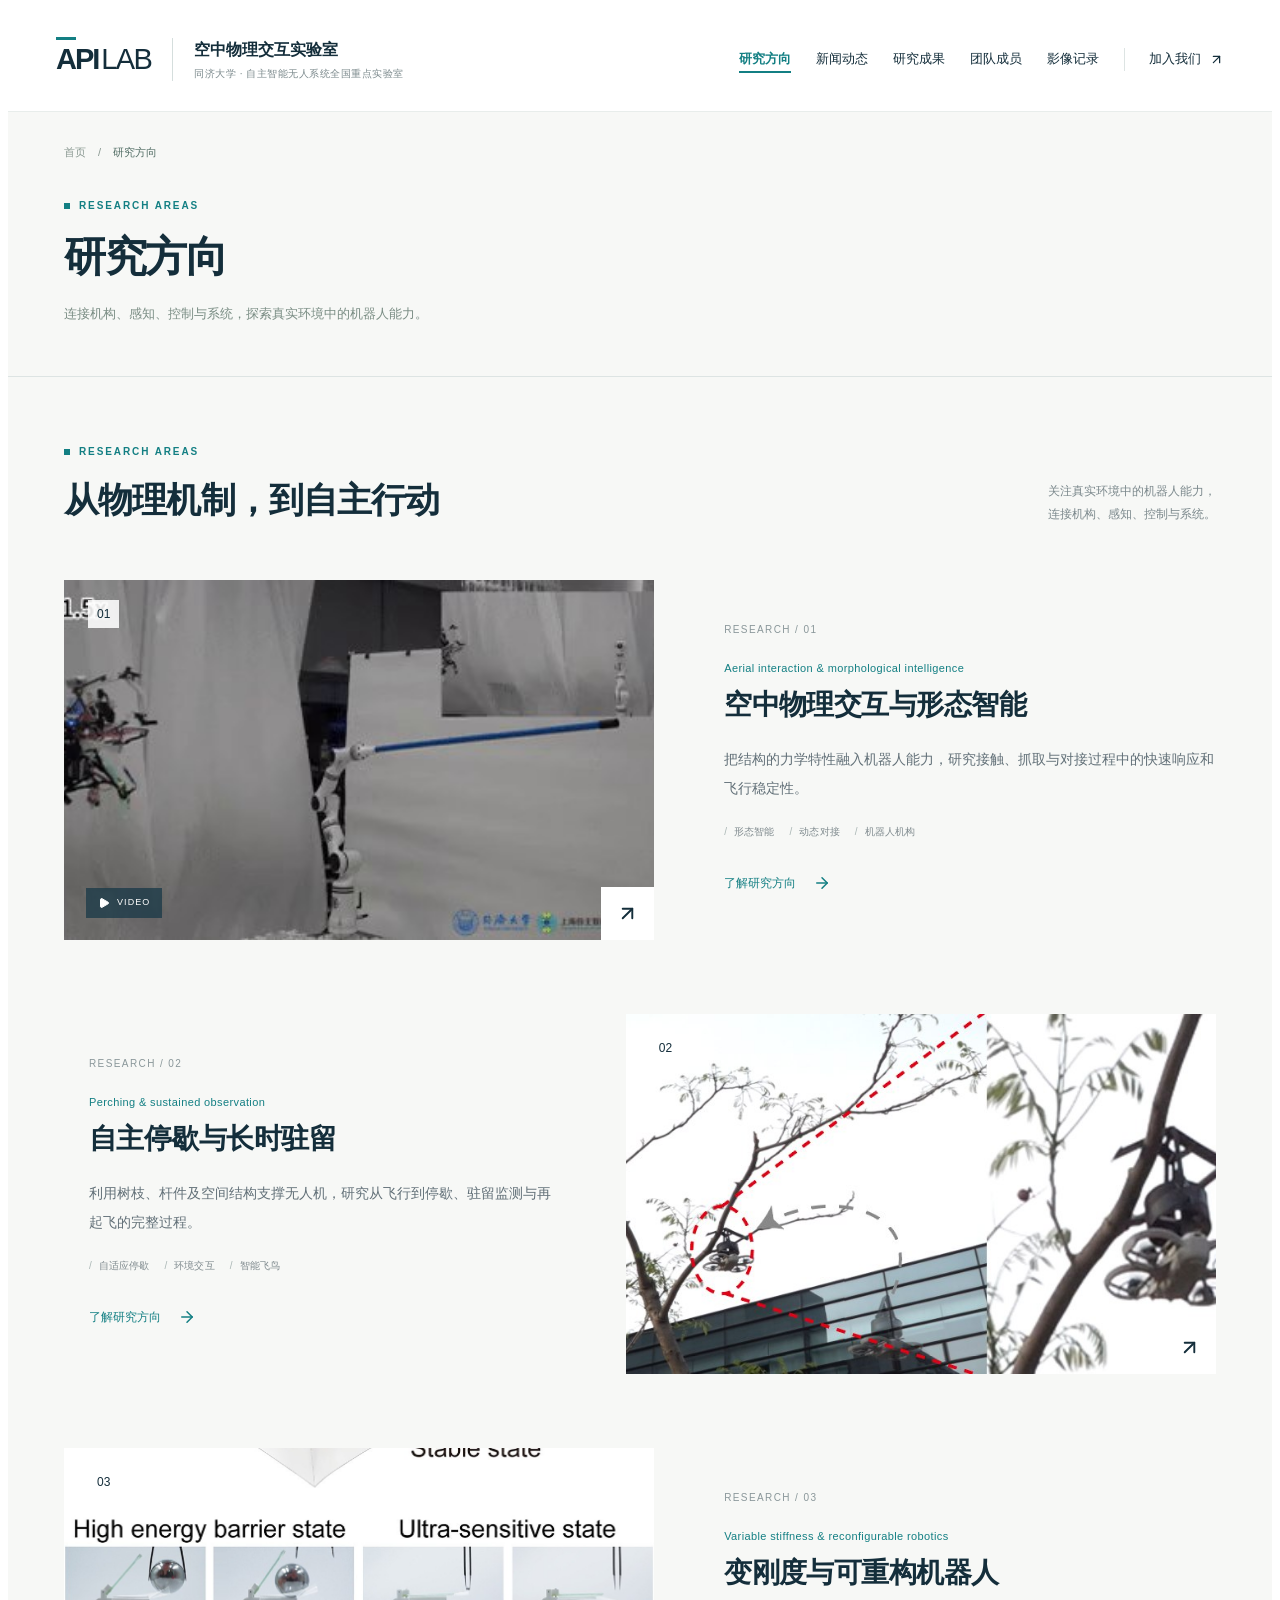
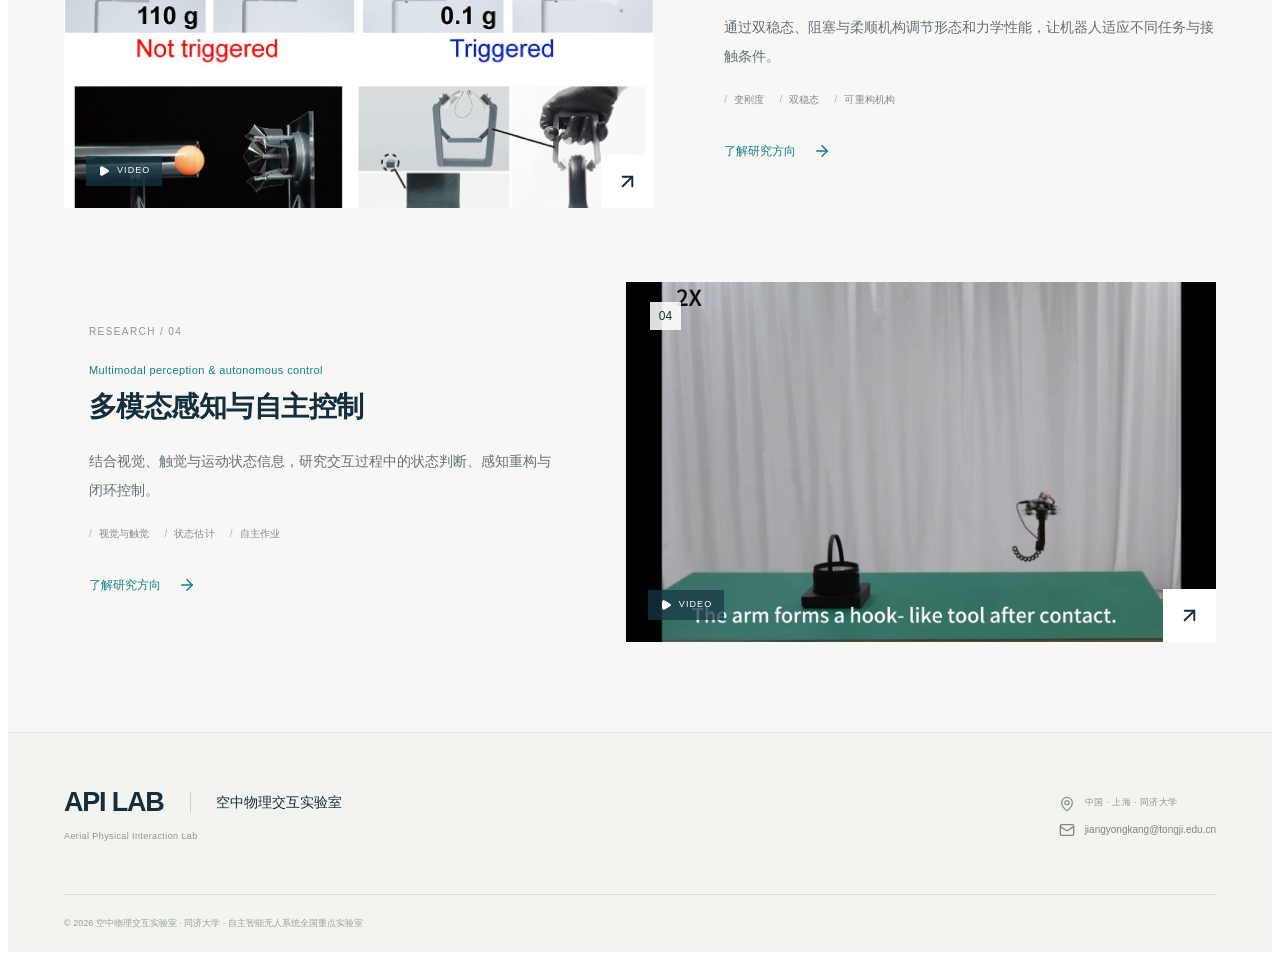
<file: research/index.html>
<!doctype html><html lang="zh-CN"><head><meta charset="UTF-8"><meta name="viewport" content="width=device-width,initial-scale=1"><meta name="description" content="空中物理交互实验室 · 研究方向。我们研究机器人如何通过结构、感知与控制的协同设计，在复杂环境中可靠地接触、抓取、对接和驻留。以空中物理交互为核心，探索形态智能与自主作业，让无人机成为能够与物理世界持续交互的具身系统。"><meta name="theme-color" content="#12384b"><title>研究方向 · 空中物理交互实验室</title><link rel="stylesheet" href="../assets/public.css?v=9dcf3aba17f4"></head><body><div id="root"><div class="lab-site lab-page-research"><a class="lab-skip" href="#main-content">跳转到正文</a><header class="lab-header"><a href="../" class="lab-brand" aria-label="空中物理交互实验室 首页"><span class="lab-wordmark">API<span>LAB</span><i></i></span><span class="lab-brand-name">空中物理交互实验室<small>同济大学 · 自主智能无人系统全国重点实验室</small></span></a><nav id="lab-main-nav" class="lab-nav " aria-label="主导航"><a href="../research/" aria-current="page">研究方向</a><a href="../news/">新闻动态</a><a href="../results/">研究成果</a><a href="../team/">团队成员</a><a href="../gallery/">影像记录</a><a href="../join/" class="lab-nav-contact">加入我们 <svg xmlns="http://www.w3.org/2000/svg" width="15" height="15" viewBox="0 0 24 24" fill="none" stroke="currentColor" stroke-width="2" stroke-linecap="round" stroke-linejoin="round" class="lucide lucide-arrow-up-right" aria-hidden="true"><path d="M7 7h10v10"></path><path d="M7 17 17 7"></path></svg></a></nav><button class="lab-menu-toggle" aria-controls="lab-main-nav" aria-expanded="false" aria-label="打开导航"><svg xmlns="http://www.w3.org/2000/svg" width="24" height="24" viewBox="0 0 24 24" fill="none" stroke="currentColor" stroke-width="2" stroke-linecap="round" stroke-linejoin="round" class="lucide lucide-menu" aria-hidden="true"><path d="M4 5h16"></path><path d="M4 12h16"></path><path d="M4 19h16"></path></svg></button></header><main id="main-content"><div class="lab-page-heading"><div class="lab-container"><div class="lab-breadcrumb"><a href="../">首页</a><span aria-hidden="true">/</span><span>研究方向</span></div><div class="lab-eyebrow"><span></span>RESEARCH AREAS</div><h1>研究方向</h1><p>连接机构、感知、控制与系统，探索真实环境中的机器人能力。</p></div></div><section class="lab-research lab-section" id="research"><div class="lab-container"><div class="lab-section-head"><div><div class="lab-eyebrow"><span></span>RESEARCH AREAS</div><h2>从物理机制，到自主行动</h2></div><p>关注真实环境中的机器人能力，<br/>连接机构、感知、控制与系统。</p></div><div class="lab-research-list"><article class="lab-research-row "><button class="lab-research-visual" aria-label="查看空中物理交互与形态智能"><img src="../media/docking-poster.jpg" alt="空中物理交互与形态智能" loading="lazy" class=""/><span class="lab-visual-number">0<!-- -->1</span><span class="lab-visual-arrow"><svg xmlns="http://www.w3.org/2000/svg" width="23" height="23" viewBox="0 0 24 24" fill="none" stroke="currentColor" stroke-width="2" stroke-linecap="round" stroke-linejoin="round" class="lucide lucide-arrow-up-right" aria-hidden="true"><path d="M7 7h10v10"></path><path d="M7 17 17 7"></path></svg></span><span class="lab-visual-video"><svg xmlns="http://www.w3.org/2000/svg" width="12" height="12" viewBox="0 0 24 24" fill="currentColor" stroke="currentColor" stroke-width="2" stroke-linecap="round" stroke-linejoin="round" class="lucide lucide-play" aria-hidden="true"><path d="M5 5a2 2 0 0 1 3.008-1.728l11.997 6.998a2 2 0 0 1 .003 3.458l-12 7A2 2 0 0 1 5 19z"></path></svg> VIDEO</span></button><div class="lab-research-copy"><div class="lab-research-index">RESEARCH / 0<!-- -->1</div><p class="lab-research-subtitle">Aerial interaction &amp; morphological intelligence</p><h3>空中物理交互与形态智能</h3><p class="lab-research-summary">把结构的力学特性融入机器人能力，研究接触、抓取与对接过程中的快速响应和飞行稳定性。</p><div class="lab-tags"><span>形态智能</span><span>动态对接</span><span>机器人机构</span></div><button class="lab-text-link">了解研究方向 <svg xmlns="http://www.w3.org/2000/svg" width="18" height="18" viewBox="0 0 24 24" fill="none" stroke="currentColor" stroke-width="2" stroke-linecap="round" stroke-linejoin="round" class="lucide lucide-arrow-right" aria-hidden="true"><path d="M5 12h14"></path><path d="m12 5 7 7-7 7"></path></svg></button></div></article><article class="lab-research-row is-reversed"><button class="lab-research-visual" aria-label="查看自主停歇与长时驻留"><img src="../media/perching.jpg" alt="自主停歇与长时驻留" loading="lazy" class=""/><span class="lab-visual-number">0<!-- -->2</span><span class="lab-visual-arrow"><svg xmlns="http://www.w3.org/2000/svg" width="23" height="23" viewBox="0 0 24 24" fill="none" stroke="currentColor" stroke-width="2" stroke-linecap="round" stroke-linejoin="round" class="lucide lucide-arrow-up-right" aria-hidden="true"><path d="M7 7h10v10"></path><path d="M7 17 17 7"></path></svg></span></button><div class="lab-research-copy"><div class="lab-research-index">RESEARCH / 0<!-- -->2</div><p class="lab-research-subtitle">Perching &amp; sustained observation</p><h3>自主停歇与长时驻留</h3><p class="lab-research-summary">利用树枝、杆件及空间结构支撑无人机，研究从飞行到停歇、驻留监测与再起飞的完整过程。</p><div class="lab-tags"><span>自适应停歇</span><span>环境交互</span><span>智能飞鸟</span></div><button class="lab-text-link">了解研究方向 <svg xmlns="http://www.w3.org/2000/svg" width="18" height="18" viewBox="0 0 24 24" fill="none" stroke="currentColor" stroke-width="2" stroke-linecap="round" stroke-linejoin="round" class="lucide lucide-arrow-right" aria-hidden="true"><path d="M5 12h14"></path><path d="m12 5 7 7-7 7"></path></svg></button></div></article><article class="lab-research-row "><button class="lab-research-visual" aria-label="查看变刚度与可重构机器人"><img src="../media/morphology.jpg" alt="变刚度与可重构机器人" loading="lazy" class=""/><span class="lab-visual-number">0<!-- -->3</span><span class="lab-visual-arrow"><svg xmlns="http://www.w3.org/2000/svg" width="23" height="23" viewBox="0 0 24 24" fill="none" stroke="currentColor" stroke-width="2" stroke-linecap="round" stroke-linejoin="round" class="lucide lucide-arrow-up-right" aria-hidden="true"><path d="M7 7h10v10"></path><path d="M7 17 17 7"></path></svg></span><span class="lab-visual-video"><svg xmlns="http://www.w3.org/2000/svg" width="12" height="12" viewBox="0 0 24 24" fill="currentColor" stroke="currentColor" stroke-width="2" stroke-linecap="round" stroke-linejoin="round" class="lucide lucide-play" aria-hidden="true"><path d="M5 5a2 2 0 0 1 3.008-1.728l11.997 6.998a2 2 0 0 1 .003 3.458l-12 7A2 2 0 0 1 5 19z"></path></svg> VIDEO</span></button><div class="lab-research-copy"><div class="lab-research-index">RESEARCH / 0<!-- -->3</div><p class="lab-research-subtitle">Variable stiffness &amp; reconfigurable robotics</p><h3>变刚度与可重构机器人</h3><p class="lab-research-summary">通过双稳态、阻塞与柔顺机构调节形态和力学性能，让机器人适应不同任务与接触条件。</p><div class="lab-tags"><span>变刚度</span><span>双稳态</span><span>可重构机构</span></div><button class="lab-text-link">了解研究方向 <svg xmlns="http://www.w3.org/2000/svg" width="18" height="18" viewBox="0 0 24 24" fill="none" stroke="currentColor" stroke-width="2" stroke-linecap="round" stroke-linejoin="round" class="lucide lucide-arrow-right" aria-hidden="true"><path d="M5 12h14"></path><path d="m12 5 7 7-7 7"></path></svg></button></div></article><article class="lab-research-row is-reversed"><button class="lab-research-visual" aria-label="查看多模态感知与自主控制"><img src="../media/toolmaking-poster.jpg" alt="多模态感知与自主控制" loading="lazy" class=""/><span class="lab-visual-number">0<!-- -->4</span><span class="lab-visual-arrow"><svg xmlns="http://www.w3.org/2000/svg" width="23" height="23" viewBox="0 0 24 24" fill="none" stroke="currentColor" stroke-width="2" stroke-linecap="round" stroke-linejoin="round" class="lucide lucide-arrow-up-right" aria-hidden="true"><path d="M7 7h10v10"></path><path d="M7 17 17 7"></path></svg></span><span class="lab-visual-video"><svg xmlns="http://www.w3.org/2000/svg" width="12" height="12" viewBox="0 0 24 24" fill="currentColor" stroke="currentColor" stroke-width="2" stroke-linecap="round" stroke-linejoin="round" class="lucide lucide-play" aria-hidden="true"><path d="M5 5a2 2 0 0 1 3.008-1.728l11.997 6.998a2 2 0 0 1 .003 3.458l-12 7A2 2 0 0 1 5 19z"></path></svg> VIDEO</span></button><div class="lab-research-copy"><div class="lab-research-index">RESEARCH / 0<!-- -->4</div><p class="lab-research-subtitle">Multimodal perception &amp; autonomous control</p><h3>多模态感知与自主控制</h3><p class="lab-research-summary">结合视觉、触觉与运动状态信息，研究交互过程中的状态判断、感知重构与闭环控制。</p><div class="lab-tags"><span>视觉与触觉</span><span>状态估计</span><span>自主作业</span></div><button class="lab-text-link">了解研究方向 <svg xmlns="http://www.w3.org/2000/svg" width="18" height="18" viewBox="0 0 24 24" fill="none" stroke="currentColor" stroke-width="2" stroke-linecap="round" stroke-linejoin="round" class="lucide lucide-arrow-right" aria-hidden="true"><path d="M5 12h14"></path><path d="m12 5 7 7-7 7"></path></svg></button></div></article></div></div></section></main><footer class="lab-footer"><div class="lab-container"><div class="lab-footer-top"><div><a href="../" class="lab-footer-brand">API LAB<span>空中物理交互实验室</span></a><p>Aerial Physical Interaction Lab</p></div><div class="lab-footer-contact"><p><svg xmlns="http://www.w3.org/2000/svg" width="16" height="16" viewBox="0 0 24 24" fill="none" stroke="currentColor" stroke-width="2" stroke-linecap="round" stroke-linejoin="round" class="lucide lucide-map-pin" aria-hidden="true"><path d="M20 10c0 4.993-5.539 10.193-7.399 11.799a1 1 0 0 1-1.202 0C9.539 20.193 4 14.993 4 10a8 8 0 0 1 16 0"></path><circle cx="12" cy="10" r="3"></circle></svg><span>中国 · 上海 · 同济大学</span></p><a href="mailto:jiangyongkang@tongji.edu.cn"><svg xmlns="http://www.w3.org/2000/svg" width="16" height="16" viewBox="0 0 24 24" fill="none" stroke="currentColor" stroke-width="2" stroke-linecap="round" stroke-linejoin="round" class="lucide lucide-mail" aria-hidden="true"><path d="m22 7-8.991 5.727a2 2 0 0 1-2.009 0L2 7"></path><rect x="2" y="4" width="20" height="16" rx="2"></rect></svg>jiangyongkang@tongji.edu.cn</a></div></div><div class="lab-footer-bottom"><span>© <!-- -->2026<!-- --> <!-- -->空中物理交互实验室<!-- --> · <!-- -->同济大学 · 自主智能无人系统全国重点实验室</span></div></div></footer><dialog class="lab-modal" aria-labelledby="lab-modal-title"></dialog></div></div><script type="application/json" id="lab-content" data-page="research" data-root-prefix="../">{"site":{"labName":"空中物理交互实验室","enName":"Aerial Physical Interaction Lab","tagline":"让无人机从空中观察，\n走向与环境交互。","description":"我们研究机器人如何通过结构、感知与控制的协同设计，在复杂环境中可靠地接触、抓取、对接和驻留。以空中物理交互为核心，探索形态智能与自主作业，让无人机成为能够与物理世界持续交互的具身系统。","email":"jiangyongkang@tongji.edu.cn","affiliation":"同济大学 · 自主智能无人系统全国重点实验室","scholar":"https://scholar.google.com/citations?user=xp0Y7bsAAAAJ&hl=en&oi=ao","heroImage":"../media/hero-campus.jpg","heroVideo":"../media/docking.mp4","heroVideoPoster":"../media/docking-poster.jpg","recruitment":"欢迎对机器人机构、空中物理交互、感知与控制感兴趣的同学联系交流。\n我们重视扎实的基础、独立思考与动手实验。来信可附个人简历、研究兴趣和能够说明工作能力的项目或作品。","location":"中国 · 上海 · 同济大学","piName":"蒋永康","piTitle":"助理教授 · 课题组负责人","piBio":"蒋永康，同济大学自主智能无人系统全国重点实验室教师，“空中物理交互实验室”与“地下自然洞穴复合环境模拟实验室”负责人。\n本科与博士均毕业于北京航空航天大学，曾在瑞士洛桑联邦理工学院（EPFL）开展访问研究。聚焦智能机器人、空中无人系统与具身交互，研究机构、感知与控制如何协同支撑真实环境中的自主作业。","piPhoto":"../media/jiang-yongkang.jpg","piProfile":"https://faculty.tongji.edu.cn/jiangyongkang/zh_CN/index.htm","showPublications":true,"piDetails":{"intro":"蒋永康，同济大学自主智能无人系统全国重点实验室，上海市“晨光学者”，上海市“东方英才”团队核心骨干。本博毕业于北京航空航天大学，瑞士洛桑联邦理工学院（EPFL）访问学者。同济大学“空中物理交互实验室”与“地下自然洞穴复合环境模拟实验室”负责人，聚焦智能机器人、空中无人系统与具身交互等前沿领域研究。在Science Advances, Cell Reports Physical Science, Soft Robotics, IEEE/ASME T-MECH, IEEE TIE，IEEE RAL, BB, ICRA, IROS等国际期刊与学术会议上发表学术论文30余篇（一作/通讯20余篇），申请/授权发明专利10余项（美国专利1项），相关成果被美国两院院士/MIT教授Daniela Rus, 哈佛大学Robert Howe教授、Katia Bertoldi教授等知名学者在Science Robotics, Advanced Materials, TRO等期刊引用并高度评价。\n\n主持国自然面上，国自然青基、国家重点研发计划子课题、上海市“晨光计划”项目等，参与上海市重大专项、JKW \"1XX\"专项重点课题等项目多项。入选2025年同济大学优秀班主任，主讲课程“人工智能前沿进展与应用”入选教育部人工智能前沿主题微课程项目、同济大学研究生线上精品课程教改项目、同济大学智慧课程教改项目。作为指导教师/领队，获得2025工信部新域新质创新大赛全国二等奖、2025国际人形机器人技能大赛-具身智能应用场景挑战赛第一名等荣誉。同时，担任中国生物医学工程学会康复工程分会青年委员、国际期刊客座编辑、IEEE国际会议 Technical Committee Chairs，以及NC, T-RO,SORO, T-MECH, RA-L, ICRA, IROS等国际知名期刊与会议的审稿人。\n\n主持研发复杂自然环境自驻式无人机系统平台-“智能飞鸟”，突破无人机在密林、管道、洞穴等受限环境中的停歇、避障与持续监测难题。成果受到了xxx战区领导积极评价，入选同济大学招生宣传片，获首轮浦东人工智能种子基金支持与2025工信部新域新质创新大赛全国二等奖等重要奖励，在央视新闻频道（CCTV-13）《朝闻天下》、央视综合频道（CCTV-1）《晚间新闻》等进行综合报道。已与30余家部队单位及XX国安单位合作，签署多项产品试用意向/采购合同，已经交付产品样机参加XX演训，服务军事国防等国家重大战略需求。主持研发的“智能飞鸟”-多模态自适应无人机停歇系统，实现了在管道、岩石、电缆、墙体等多类自然与人工环境结构的自主稳定停歇，在“伪装驻留—智能感知—精准摧毁”新质战斗力生成等方面具有重要应用前景。","sourceUrl":"https://faculty.tongji.edu.cn/jiangyongkang/zh_CN/index.htm","sections":[],"education":[],"experience":[]}},"research":[{"id":"r-interaction","title":"空中物理交互与形态智能","subtitle":"Aerial interaction & morphological intelligence","summary":"把结构的力学特性融入机器人能力，研究接触、抓取与对接过程中的快速响应和飞行稳定性。","body":"空中机器人与环境发生接触时，结构响应和飞行运动会相互影响。我们结合机构设计、动力学分析与实验，探索形态智能在快速抓取、动态对接和空中操作中的作用。\n相关公开工作包括双稳态抓取机构和动态空中对接。","cover":"../media/docking-poster.jpg","video":"../media/docking.mp4","tags":["形态智能","动态对接","机器人机构"]},{"id":"r-perching","title":"自主停歇与长时驻留","subtitle":"Perching & sustained observation","summary":"利用树枝、杆件及空间结构支撑无人机，研究从飞行到停歇、驻留监测与再起飞的完整过程。","body":"停歇为无人机提供了持续接触环境、降低驻留能耗的另一种方式。我们研究环境适配结构、抓附过程与整机协同，探索面向森林生态监测、应急感知和复杂空间巡检的自驻式平台。\n智能飞鸟是这一研究方向的代表性系统。","cover":"../media/perching.jpg","video":"","tags":["自适应停歇","环境交互","智能飞鸟"]},{"id":"r-reconfigurable","title":"变刚度与可重构机器人","subtitle":"Variable stiffness & reconfigurable robotics","summary":"通过双稳态、阻塞与柔顺机构调节形态和力学性能，让机器人适应不同任务与接触条件。","body":"机器人的能力不仅来自算法，也来自结构本身。我们围绕可调刚度、能量调控与可重构机构开展研究，将物理机制与系统设计结合。\n公开成果涵盖链状颗粒阻塞、可编程双稳态执行器以及环境辅助的空中原位工具生成。","cover":"../media/morphology.jpg","video":"../media/toolmaking.mp4","tags":["变刚度","双稳态","可重构机构"]},{"id":"r-perception","title":"多模态感知与自主控制","subtitle":"Multimodal perception & autonomous control","summary":"结合视觉、触觉与运动状态信息，研究交互过程中的状态判断、感知重构与闭环控制。","body":"可靠的物理交互需要理解接触和运动状态。我们研究多模态感知、触觉重构、状态估计及感知控制协同方法，并通过真实机器人平台验证。\n相关公开研究包括面向边缘应用的数据驱动动态触觉感知，以及视觉反馈下的空中操作。","cover":"../media/toolmaking-poster.jpg","video":"../media/toolmaking.mp4","tags":["视觉与触觉","状态估计","自主作业"]}],"publications":[{"id":"cv-paper-01","title":"Morphological intelligence for dynamic aerial interactions","authors":"Jiang Yongkang#, Li Junjin#, Meng Shuyu, et al.","venue":"Science Advances","year":2026,"doi":"","url":"","image":"","status":"已接收","topic":"","details":"","kind":"期刊论文"},{"id":"cv-paper-02","title":"Autonomous Top-Perching with an Asymmetric Bistable Claw","authors":"Jiang Yongkang#, Zhang Shenli#, Liang Yida, et al.","venue":"Cell Reports Physical Science","year":2026,"doi":"","url":"","image":"","status":"已接收","topic":"","details":"","kind":"期刊论文"},{"id":"cv-paper-03","title":"Ultra-tunable bistable structures for universal robotic applications","authors":"Jiang Yongkang, Li Yingtian, Liu Ke, et al.","venue":"Cell Reports Physical Science","year":2023,"doi":"10.1016/j.xcrp.2023.101365","url":"","image":"","status":"已发表","topic":"","details":"4(5): 101365","kind":"期刊论文"},{"id":"cv-paper-05","title":"Reprogrammable bistable actuators for multimodal, fast, and ultra-sensitive grasping","authors":"Jiang Yongkang, Tong Xin, Li Jian, et al.","venue":"IEEE/ASME Transactions on Mechatronics","year":2024,"doi":"10.1109/TMECH.2023.3318976","url":"","image":"","status":"已发表","topic":"","details":"29(2): 984–994","kind":"期刊论文"},{"id":"cv-paper-06","title":"Dynamic Tactile Sensor (DTS) with Data-driven Super-resolution for Edge Applications","authors":"Zhou Yanmin, Luo Yijie, Li Jie, Wang Yafei, Wang Zhipeng, Jiang Yongkang*, He Bin","venue":"IEEE Transactions on Industrial Electronics","year":2026,"doi":"10.1109/TIE.2025.3598207","url":"","image":"","status":"已发表","topic":"","details":"73(2): 2554–2563","kind":"期刊论文"},{"id":"cv-paper-07","title":"Shaping by Contact: Aerial In-Situ Toolmaking with a Variable-Stiffness Manipulator","authors":"Jiang Yongkang, Zheng Zhuoming, Chen Chaojun, et al.","venue":"IEEE Robotics and Automation Letters","year":2026,"doi":"10.1109/lra.2026.3728697","url":"","image":"","status":"已发表","topic":"","details":"11(10): 12216–12223","kind":"期刊论文"},{"id":"cv-paper-08","title":"Morphological Intelligence in Dynamic Aerial Docking: A Bistable Tension‐Hinge Gripper","authors":"Gu Xihe, Jiang Yongkang*, Pengliang Dai, et al.","venue":"Bioinspiration & Biomimetics","year":2026,"doi":"10.1088/1748-3190/ae8f97","url":"","image":"","status":"已发表","topic":"","details":"21(5): 056004","kind":"期刊论文"},{"id":"cv-paper-11","title":"Robotic flytrap with an ultra-sensitive “trichome” and fast-response “lobes”","authors":"Jiang Yongkang, Li Yingtian, Tong Xin, et al.","venue":"Bioinspiration & Biomimetics","year":2024,"doi":"","url":"","image":"","status":"已发表","topic":"","details":"19: 056017","kind":"期刊论文"},{"id":"cv-paper-12","title":"Developing the robotic space-force boundary of physical interaction perception in an infant way","authors":"Yan Zheng, ..., Jiang Yongkang*, He Bin","venue":"Neurocomputing","year":2026,"doi":"","url":"","image":"","status":"已发表","topic":"","details":"663: 132014","kind":"期刊论文"},{"id":"cv-paper-13","title":"Muscle-inspired stiffness-tunable flexible fiber jamming structure for wearable robots","authors":"Ma Junlin, Chen Diansheng, …, Jiang Yongkang*","venue":"Smart Materials and Structures","year":2024,"doi":"","url":"","image":"","status":"已发表","topic":"","details":"33(5): 055002","kind":"期刊论文"},{"id":"cv-paper-14","title":"A single-tube braided stent for various airway structures","authors":"Tong Xin#, Jiang Yongkang#, Mo Fei, et al.","venue":"Frontiers in Bioengineering and Biotechnology","year":2023,"doi":"","url":"","image":"","status":"已发表","topic":"","details":"11: 1152412","kind":"期刊论文"},{"id":"cv-paper-15","title":"When birds meet fish: vision-force fusion for autonomous underwater docking in cross-domain avian-aquatic collaboration","authors":"Liu Hongchang, Wang Ruiheng, Jiang Yongkang*, et al.","venue":"IEEE International Conference on Robotics and Automation (ICRA)","year":2026,"doi":"","url":"","image":"","status":"已发表","topic":"","details":"","kind":"会议论文"},{"id":"cv-paper-16","title":"Ultrafast capturing in-flight objects with reprogrammable working speed ranges","authors":"Jiang Yongkang, Tong Xin, Sun Zhongqing, et al.","venue":"IEEE International Conference on Robotics and Automation (ICRA)","year":2024,"doi":"","url":"","image":"","status":"已发表","topic":"","details":"9335–9341","kind":"会议论文"},{"id":"cv-paper-17","title":"Micro-UAV with Ant-Inspired Bistable Gripper for Adaptive Perching and Wildlife Detection","authors":"Liu Yuan, ... Yongkang Jiang*, etc.","venue":"IEEE/RSJ International Conference on Intelligent Robots and Systems (IROS)","year":2025,"doi":"","url":"","image":"","status":"已发表","topic":"","details":"10289–10294","kind":"会议论文"},{"id":"cv-paper-22","title":"All-fabric bi-directional actuators for multi-joint assistance of upper limb","authors":"Ma junlin, …, Jiang Yongkang","venue":"Journal of Bionic Engineering","year":2023,"doi":"10.1007/s42235-023-00415-0","url":"","image":"","status":"已发表","topic":"","details":"20(6): 2661–2669","kind":"期刊论文"},{"id":"cv-paper-23","title":"Heatmap Pooling Network for Action Recognition From RGB Videos","authors":"Liu mengyuan, Liu Jinfu, Jiang Yongkang, He Bin","venue":"IEEE Transactions on Pattern Analysis and Machine Intelligence","year":2026,"doi":"10.1109/tpami.2025.3640697","url":"","image":"","status":"已发表","topic":"","details":"48(3): 3726–3743","kind":"期刊论文"},{"id":"cv-paper-24","title":"A Bio-Functional Mimetic Robot for Versatile Tasks From Cross-Scale Manipulation to Limb-Tool Integration","authors":"Tong Xin, ..., Jiang Yongkang, Yang Yang, Li Yingtian","venue":"Advanced Science","year":2026,"doi":"10.1002/advs.76527","url":"","image":"","status":"已发表","topic":"","details":"13(51): e76527","kind":"期刊论文"},{"id":"cv-paper-28","title":"X-Tacformer : Spatio-tempral Attention Model for Tactile Recognition","authors":"Hu Jiarui, …, Jiang Yongkang, He Bin","venue":"IEEE International Conference on Robotics and Automation (ICRA)","year":2024,"doi":"","url":"","image":"","status":"已发表","topic":"","details":"","kind":"会议论文"}],"members":[],"news":[{"id":"n-bb","slug":"bb-20260907","hidden":false,"title":"课题组顾羲和博士空中快速停歇文章在Bioinspiration & Biomimetics在线发表！","date":"2026-09-07","summary":"以碰撞触发快速抓持，结合柔顺缓冲与被动锁定，探索无人机在杆件和天然树枝上的快速停歇。","body":"2026年9月7日，课题组顾羲和博士为第一作者、蒋永康为通讯作者的研究论文“Morphological Intelligence in Dynamic Aerial Docking: A Bistable Tension-Hinge Gripper”在Bioinspiration & Biomimetics在线发表。研究围绕无人机接触环境时的快速响应与可靠锁定问题，提出双稳态张力铰链抓持机构（BTHG），并开展了快速停歇与动态空中对接实验。\n\n让无人机在接触瞬间抓得住\n\n鸟类能够在短暂接触中抓住树枝、吸收冲击并完成停歇。让无人机具备类似能力，需要同时解决响应速度、碰撞缓冲与稳定抓持的问题：接近速度越快，留给传感、决策和执行器动作的时间就越短，接触冲击也越容易扰动飞行姿态。\n\n受鸟类腿爪系统启发，团队将快速接触响应融入机构本体。接触目标时，碰撞推动机构跨越弹性能垒，触发双稳态构型跃迁，由张开状态转入锁定状态。分段铰链与弹性结构同时提供柔顺变形和冲击缓冲，锁定后无需持续供能维持抓持。\n\n机构测试表明，BTHG可在0.16秒内完成触发跃迁。这里的0.16秒对应机构从触发到锁定的响应过程；飞行接近、接触和姿态稳定则由整机实验进一步验证。\n\n在飞行中停歇、释放与再起飞\n\n团队将机构与机载视觉和飞行控制系统集成，在水平杆实验中展示了接近、被动锁定、停歇、主动释放与再次起飞的完整过程，并在最高1.4米/秒的实测接近速度下完成快速停靠。\n\n从规则杆件走向天然树枝\n\n除了水平杆停歇，研究还展示了竖直杆停靠后的导向滑移。在室外天然树枝上，团队采用预设控制序列并配合人工安全监督，演示接近、锁定、停驻与脱离过程，观察机构对真实树枝几何和弹性的适应能力。\n\n这项工作将接触瞬间的快速响应交给物理机构，为机械设计与飞行控制协同提供了新的实验实例，也为无人机停驻观测和持续物理交互提供了研究基础。\n\n论文信息\n\nMorphological Intelligence in Dynamic Aerial Docking: A Bistable Tension-Hinge Gripper\n\n作者：Xihe Gu, Yongkang Jiang*, Pengliang Dai, Zhaojie Wang, Bin He\n期刊：Bioinspiration & Biomimetics\n在线发表：2026年9月7日\nDOI：10.1088/1748-3190/ae8f97","image":"../media/bb-2026-movie-s5-poster.webp","video":"../media/bb-2026-movie-s5.mp4","url":"https://doi.org/10.1088/1748-3190/ae8f97","blocks":[{"type":"paragraph","text":"2026年9月7日，课题组顾羲和博士为第一作者、蒋永康为通讯作者的研究论文“Morphological Intelligence in Dynamic Aerial Docking: A Bistable Tension-Hinge Gripper”在Bioinspiration & Biomimetics在线发表。研究围绕无人机接触环境时的快速响应与可靠锁定问题，提出双稳态张力铰链抓持机构（BTHG），并开展了快速停歇与动态空中对接实验。"},{"type":"heading","text":"让无人机在接触瞬间抓得住"},{"type":"paragraph","text":"鸟类能够在短暂接触中抓住树枝、吸收冲击并完成停歇。让无人机具备类似能力，需要同时解决响应速度、碰撞缓冲与稳定抓持的问题：接近速度越快，留给传感、决策和执行器动作的时间就越短，接触冲击也越容易扰动飞行姿态。"},{"type":"paragraph","text":"受鸟类腿爪系统启发，团队将快速接触响应融入机构本体。接触目标时，碰撞推动机构跨越弹性能垒，触发双稳态构型跃迁，由张开状态转入锁定状态。分段铰链与弹性结构同时提供柔顺变形和冲击缓冲，锁定后无需持续供能维持抓持。"},{"type":"image","src":"../media/bb-2026-movie-s2-poster.webp","caption":"图1｜无人机以1.4米/秒接近水平杆并快速停靠。画面取自补充视频S2，保留原有速度标记。"},{"type":"paragraph","text":"机构测试表明，BTHG可在0.16秒内完成触发跃迁。这里的0.16秒对应机构从触发到锁定的响应过程；飞行接近、接触和姿态稳定则由整机实验进一步验证。"},{"type":"heading","text":"在飞行中停歇、释放与再起飞"},{"type":"paragraph","text":"团队将机构与机载视觉和飞行控制系统集成，在水平杆实验中展示了接近、被动锁定、停歇、主动释放与再次起飞的完整过程，并在最高1.4米/秒的实测接近速度下完成快速停靠。"},{"type":"video","src":"../media/bb-2026-movie-s1.mp4","poster":"../media/bb-2026-movie-s1-poster.webp","caption":"视频1｜水平杆停歇、释放与再起飞（Movie S1）。保留原片完整过程与播放速度标记。"},{"type":"video","src":"../media/bb-2026-movie-s2.mp4","poster":"../media/bb-2026-movie-s2-poster.webp","caption":"视频2｜1.4米/秒快速接近与停靠（Movie S2）。"},{"type":"image","src":"../media/bb-2026-movie-s3-poster.webp","caption":"图2｜竖直杆停靠后的导向滑移实验，画面取自补充视频S3。"},{"type":"heading","text":"从规则杆件走向天然树枝"},{"type":"paragraph","text":"除了水平杆停歇，研究还展示了竖直杆停靠后的导向滑移。在室外天然树枝上，团队采用预设控制序列并配合人工安全监督，演示接近、锁定、停驻与脱离过程，观察机构对真实树枝几何和弹性的适应能力。"},{"type":"video","src":"../media/bb-2026-movie-s5.mp4","poster":"../media/bb-2026-movie-s5-poster.webp","caption":"视频3｜天然树枝上的室外停歇与再起飞（Movie S5）。本组实验采用预设控制序列，并配合人工安全监督。"},{"type":"paragraph","text":"这项工作将接触瞬间的快速响应交给物理机构，为机械设计与飞行控制协同提供了新的实验实例，也为无人机停驻观测和持续物理交互提供了研究基础。"},{"type":"heading","text":"论文信息"},{"type":"paragraph","text":"Morphological Intelligence in Dynamic Aerial Docking: A Bistable Tension-Hinge Gripper"},{"type":"authors","authors":[{"name":"Xihe Gu"},{"name":"Yongkang Jiang","corresponding":true},{"name":"Pengliang Dai"},{"name":"Zhaojie Wang"},{"name":"Bin He"}]},{"type":"paragraph","text":"期刊：Bioinspiration & Biomimetics\n在线发表：2026年9月7日\nDOI：10.1088/1748-3190/ae8f97"}]}],"gallery":[{"id":"g-docking","title":"动态空中对接","caption":"已发表研究的实机演示","kind":"video","image":"../media/docking-poster.jpg","url":"../media/docking.mp4"},{"id":"g-tools","title":"空中原位工具生成","caption":"与环境接触，调整结构形态","kind":"video","image":"../media/toolmaking-poster.jpg","url":"../media/toolmaking.mp4"},{"id":"g-cave","title":"复杂环境实验平台","caption":"地下自然洞穴复合环境模拟场地","kind":"image","image":"../media/cave-lab.jpg","url":"../media/cave-lab.jpg"},{"id":"g-campus","title":"我们的科研环境","caption":"上海自主智能无人系统科学中心","kind":"image","image":"../media/hero-campus.jpg","url":"../media/hero-campus.jpg"},{"id":"g-optical","title":"系统验证与实验","caption":"机器人运动与交互验证场地","kind":"image","image":"../media/optical-lab.jpg","url":"../media/optical-lab.jpg"}],"patents":[{"id":"cv-patent-01","title":"面向无人机***结构","year":2025,"category":"中国 · 发明专利","status":"已授权","role":"","details":"发明人：蒋永康，郑卓鸣，韩宇轩，何斌\n编号：ZL202411924953.7\n日期：2025.10.10"},{"id":"cv-patent-02","title":"面向无人机***机构","year":2025,"category":"中国 · 发明专利","status":"已授权","role":"","details":"发明人：蒋永康，何斌，王志鹏，周艳敏，张沈力，李军锦\n编号：ZL202411924955.6\n日期：2025.09.23"},{"id":"cv-patent-03","title":"面向无人机***机构","year":2025,"category":"中国 · 发明专利","status":"已授权","role":"","details":"发明人：蒋永康，何斌，周艳敏，王志鹏，李军锦，张沈力\n编号：ZL202411874147.3\n日期：2025.10.31"},{"id":"cv-patent-04","title":"无人机***装置","year":2025,"category":"中国 · 发明专利","status":"公布","role":"","details":"发明人：蒋永康，何斌，王志鹏，周艳敏，张沈力，孙一鸣\n编号：CN2025108952472\n日期：2025.06.30"},{"id":"cv-patent-05","title":"柔性机械臂***装置","year":2025,"category":"中国 · 发明专利","status":"公布","role":"","details":"发明人：蒋永康，林世豪，高阳洋，郑卓鸣，何斌\n编号：CN2025119719999\n日期：2025.12.25"},{"id":"cv-patent-06","title":"Unmanned aerial vehicle *** apparatuses","year":2025,"category":"美国 · 发明专利","status":"受理","role":"","details":"发明人：Bin He, Yongkang Jiang, Zhipeng Wang, Yanmin Zhou, Shenli Zhang, Yiming Sun\n编号：US 19/396, 273\n日期：2025.12.15"},{"id":"cv-patent-07","title":"旋翼***机构","year":2025,"category":"中国 · 发明专利","status":"已授权","role":"","details":"发明人：周艳敏，韩宇轩，蒋永康，李军锦，何斌\n编号：ZL202411987988.5\n日期：2025.10.03"},{"id":"cv-patent-08","title":"人体行为***方法及装置","year":2025,"category":"中国 · 发明专利","status":"已授权","role":"","details":"发明人：刘梦源，李培铭，刘宏，蒋永康，何斌\n编号：ZL202510588159.8\n日期：2025.07.11"},{"id":"cv-patent-09","title":"人体***方法及装置","year":2025,"category":"中国 · 发明专利","status":"已授权","role":"","details":"发明人：刘梦源，王鑫舜，方锺滨，蒋永康，何斌\n编号：ZL202510595696.5\n日期：2025.08.15"}],"projects":[{"id":"cv-project-01","title":"软体球囊***机制研究","year":2024,"category":"上海市“晨光计划”人才项目","status":"结题","role":"主持","details":"项目编号：23CGA26\n资助期：2024/1-2025/12\n项目经费：6万元"},{"id":"cv-project-02","title":"面向无人机***研究","year":2027,"category":"国家自然科学基金面上项目","status":"2027年起资助","role":"主持","details":"项目编号：62673362\n资助期：2027/1-2030/12\n项目经费：50万元"},{"id":"cv-project-03","title":"软体腔道机器人***研究","year":2024,"category":"国家自然科学基金青年项目","status":"在研","role":"主持","details":"项目编号：62303443\n资助期：2024/1-2026/12\n项目经费：30万元"},{"id":"cv-project-04","title":"轻量化机器人***技术","year":2025,"category":"国家重点研发计划项目子课题","status":"在研","role":"主持","details":"项目编号：2024YFB4709800\n资助期：2025/1-2027/12\n子课题经费：85万元"},{"id":"cv-project-05","title":"微型软体机器人***研究","year":2024,"category":"中央高校基本科研业务费专项资金","status":"结题","role":"主持","details":"项目编号：22120240301\n资助期：2024/4-2026/3\n项目经费：12万元"},{"id":"cv-project-10","title":"人形机器人***研究","year":2025,"category":"国家自然科学基金面上项目","status":"在研","role":"参与","details":"项目编号：62473294\n资助期：2025.1-2028.12\n项目经费：50万元"}],"awards":[{"id":"cv-award-01","title":"上海市教育委员会 “晨光学者”","year":2023,"details":"","category":"人才荣誉","status":"","role":""},{"id":"cv-award-02","title":"上海市人才工作局 “东方英才”团队核心骨干","year":2024,"details":"","category":"人才荣誉","status":"","role":""},{"id":"cv-award-03","title":"工信部2025新域新质创新大赛 全国总决赛 二等奖","year":2025,"details":"","category":"竞赛指导","status":"","role":"指导教师/领队"},{"id":"cv-award-04","title":"国际人形机器人技能大赛-具身智能应用场景挑战赛 第一名","year":2025,"details":"","category":"竞赛指导","status":"","role":"指导教师/领队"},{"id":"cv-award-05","title":"中国国际大学生创新大赛 上海市金奖","year":2026,"details":"","category":"竞赛指导","status":"","role":"指导教师"},{"id":"cv-award-06","title":"“天骄湾”杯-智能系统创新创业大赛 第二名","year":2025,"details":"","category":"竞赛指导","status":"","role":"指导教师"},{"id":"cv-award-07","title":"“天骄湾杯”环同济数智城市创新创业大赛 三等奖","year":2025,"details":"","category":"竞赛指导","status":"","role":"指导教师"},{"id":"cv-award-08","title":"中国国际大学生创新大赛同济大学校内赛 金奖","year":2026,"details":"","category":"竞赛指导","status":"","role":"指导教师"},{"id":"cv-award-09","title":"中国国际大学生创新大赛同济大学校内赛 金奖","year":2025,"details":"","category":"竞赛指导","status":"","role":"指导教师"},{"id":"cv-award-10","title":"全国大学生统计建模大赛 上海市一等奖","year":2026,"details":"","category":"竞赛指导","status":"","role":"指导教师"},{"id":"cv-award-11","title":"同济大学大学生创新学术论坛 一等奖","year":2025,"details":"","category":"竞赛指导","status":"","role":"指导教师"},{"id":"cv-award-12","title":"同济大学本科生学科竞赛优秀指导教师","year":2025,"details":"","category":"教学荣誉","status":"","role":""},{"id":"cv-award-13","title":"同济大学 优秀班主任","year":2025,"details":"","category":"教学荣誉","status":"","role":""},{"id":"cv-award-14","title":"IOP Publishing Outstanding Reviewer Awards","year":2024,"details":"","category":"学术服务","status":"","role":""},{"id":"cv-award-15","title":"IOP Publishing Trusted Reviewer","year":2023,"details":"","category":"学术服务","status":"","role":""},{"id":"cv-award-16","title":"首届北京交叉科学大会 “优秀报告”","year":2023,"details":"","category":"奖励与荣誉","status":"","role":""},{"id":"cv-award-17","title":"第八届软体机器人大会-软体机器人创新设计竞赛  “优秀奖”两项","year":2023,"details":"","category":"竞赛指导","status":"","role":"指导教师"}]}</script><script type="module" src="../assets/public.js?v=56708e7f56c0"></script></body></html>
</file>
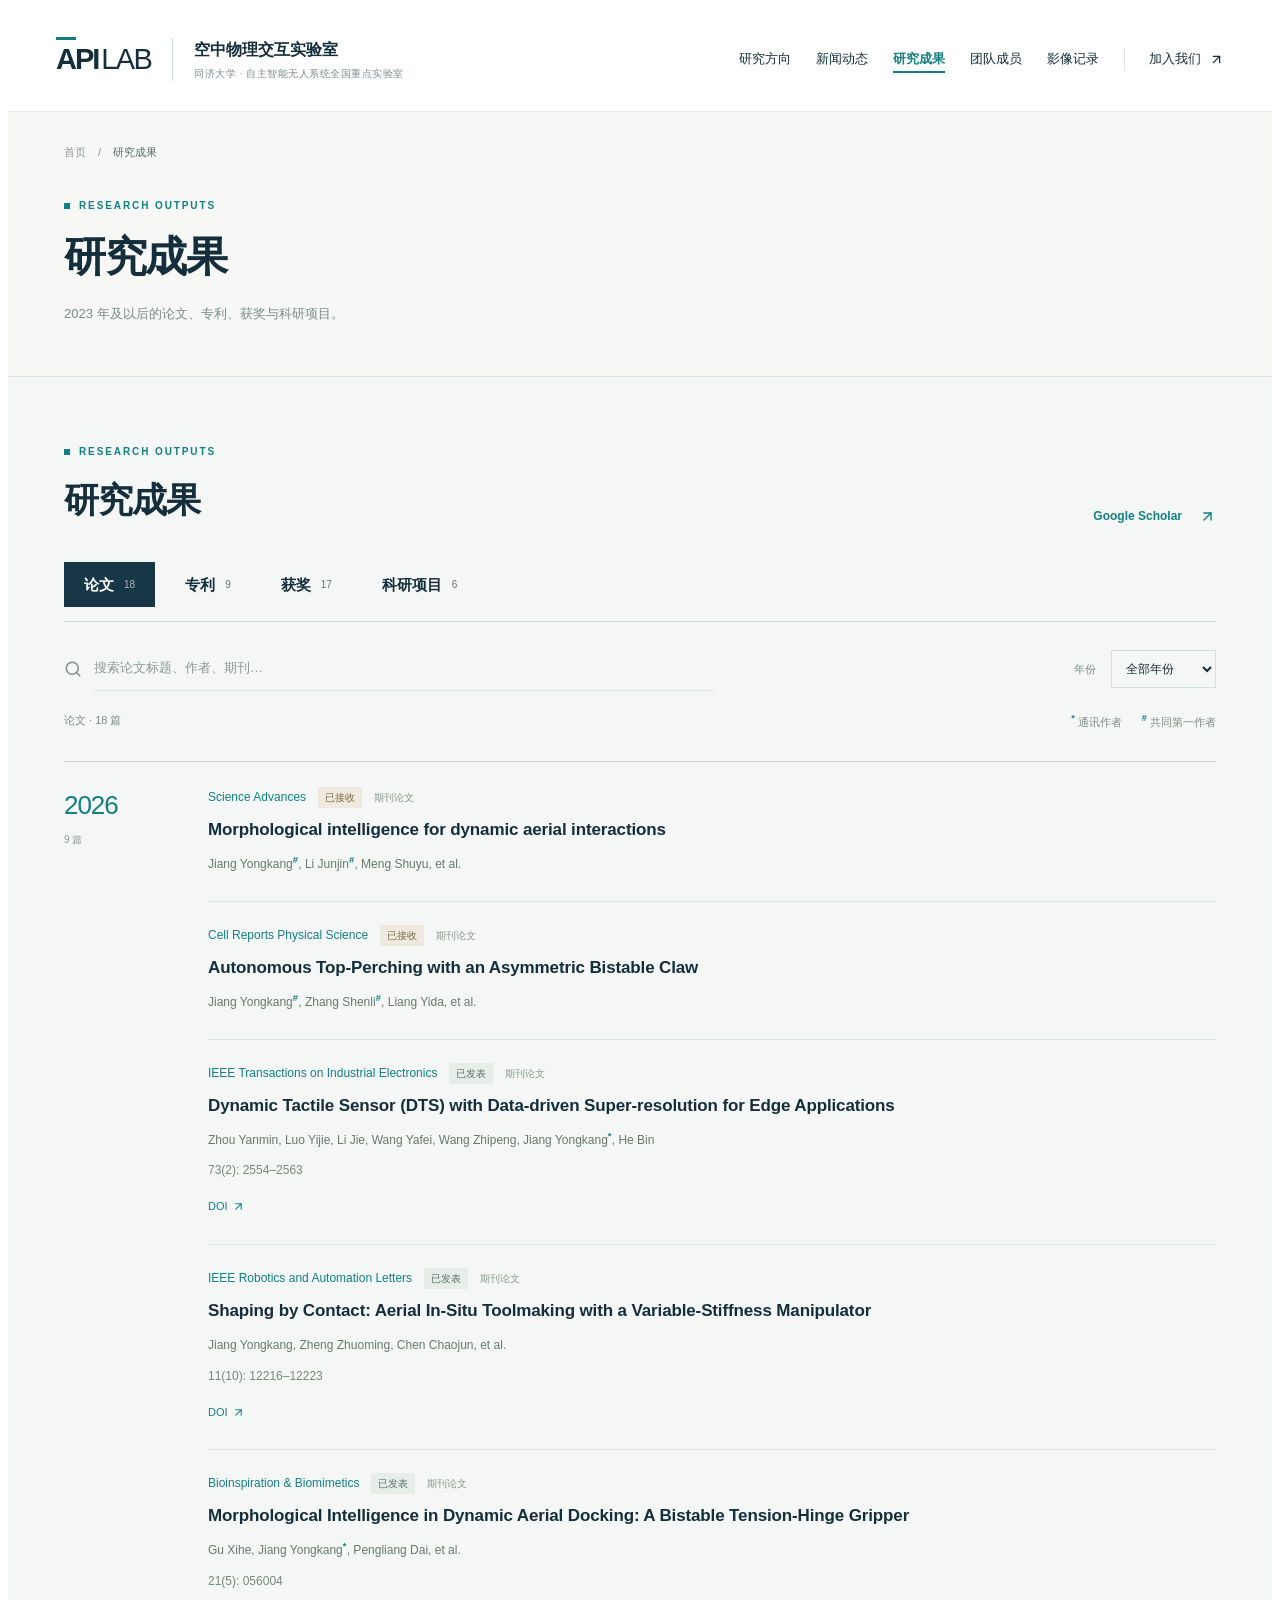
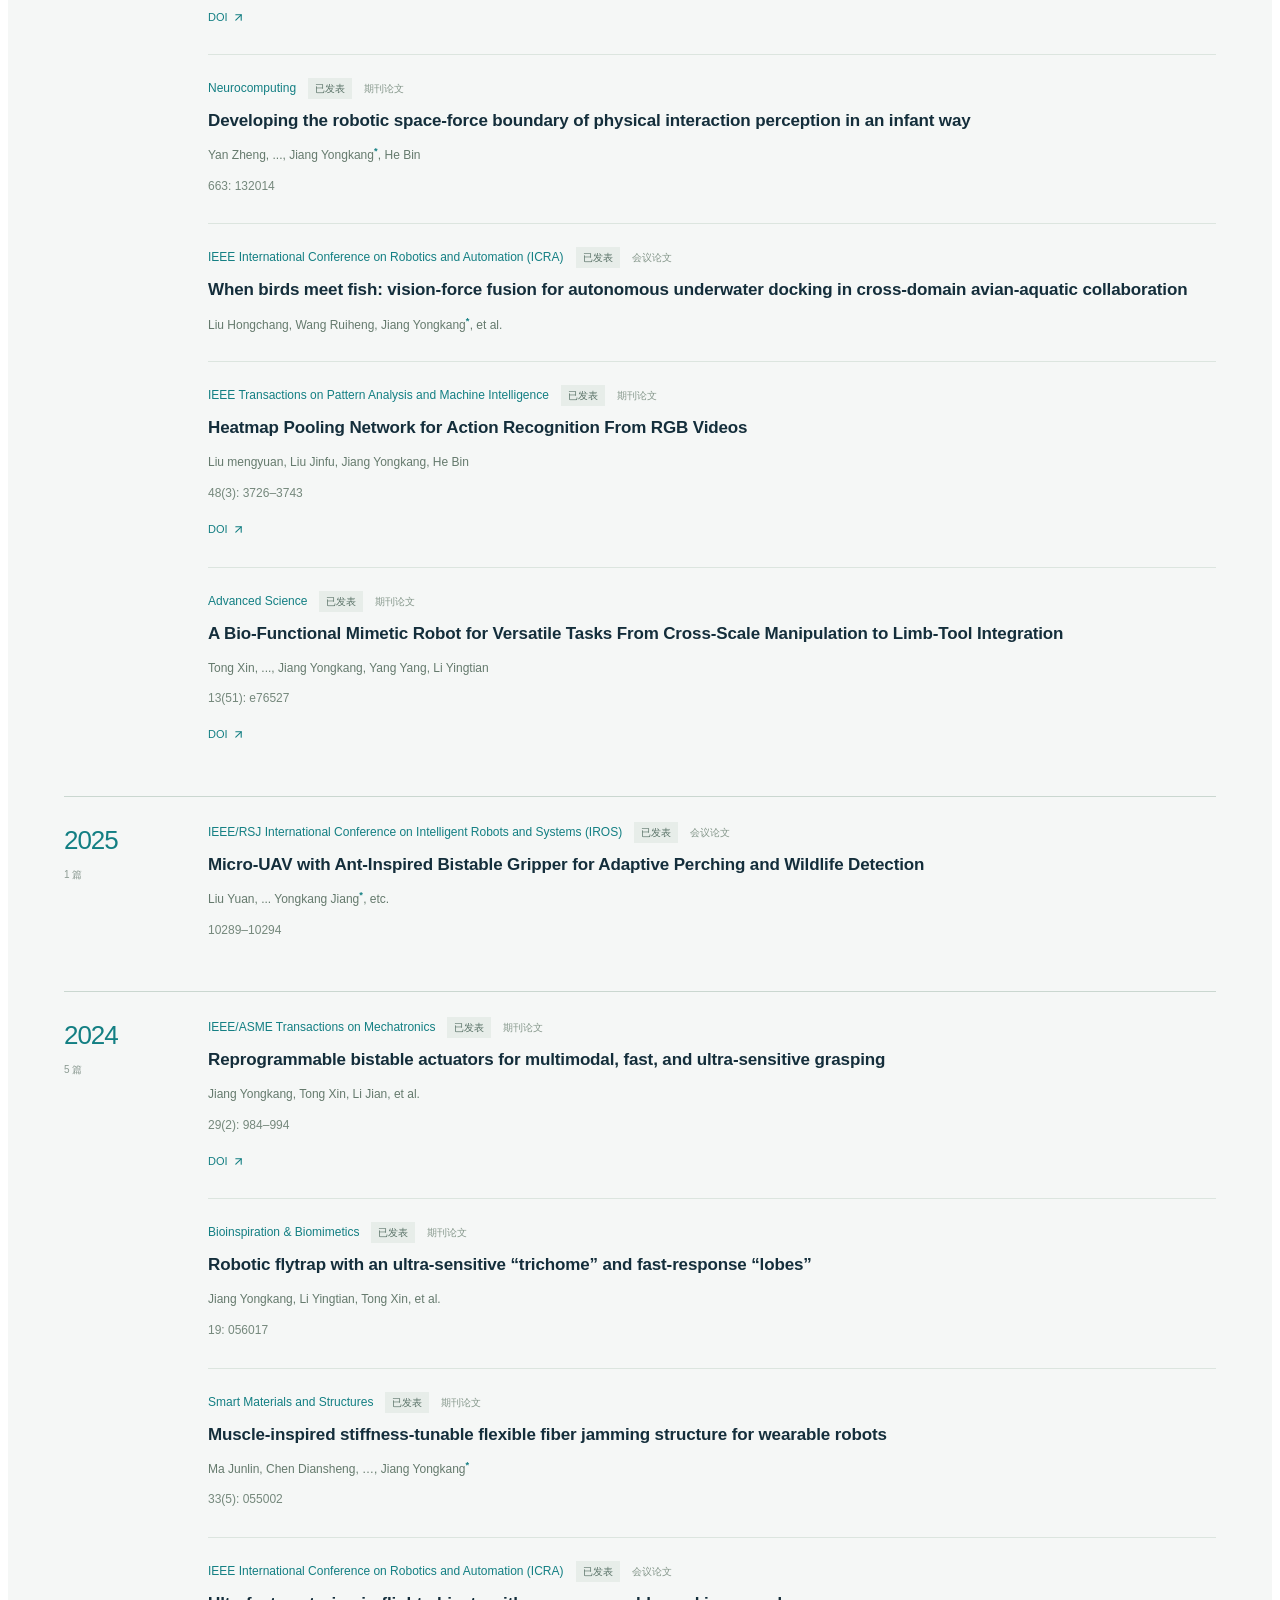
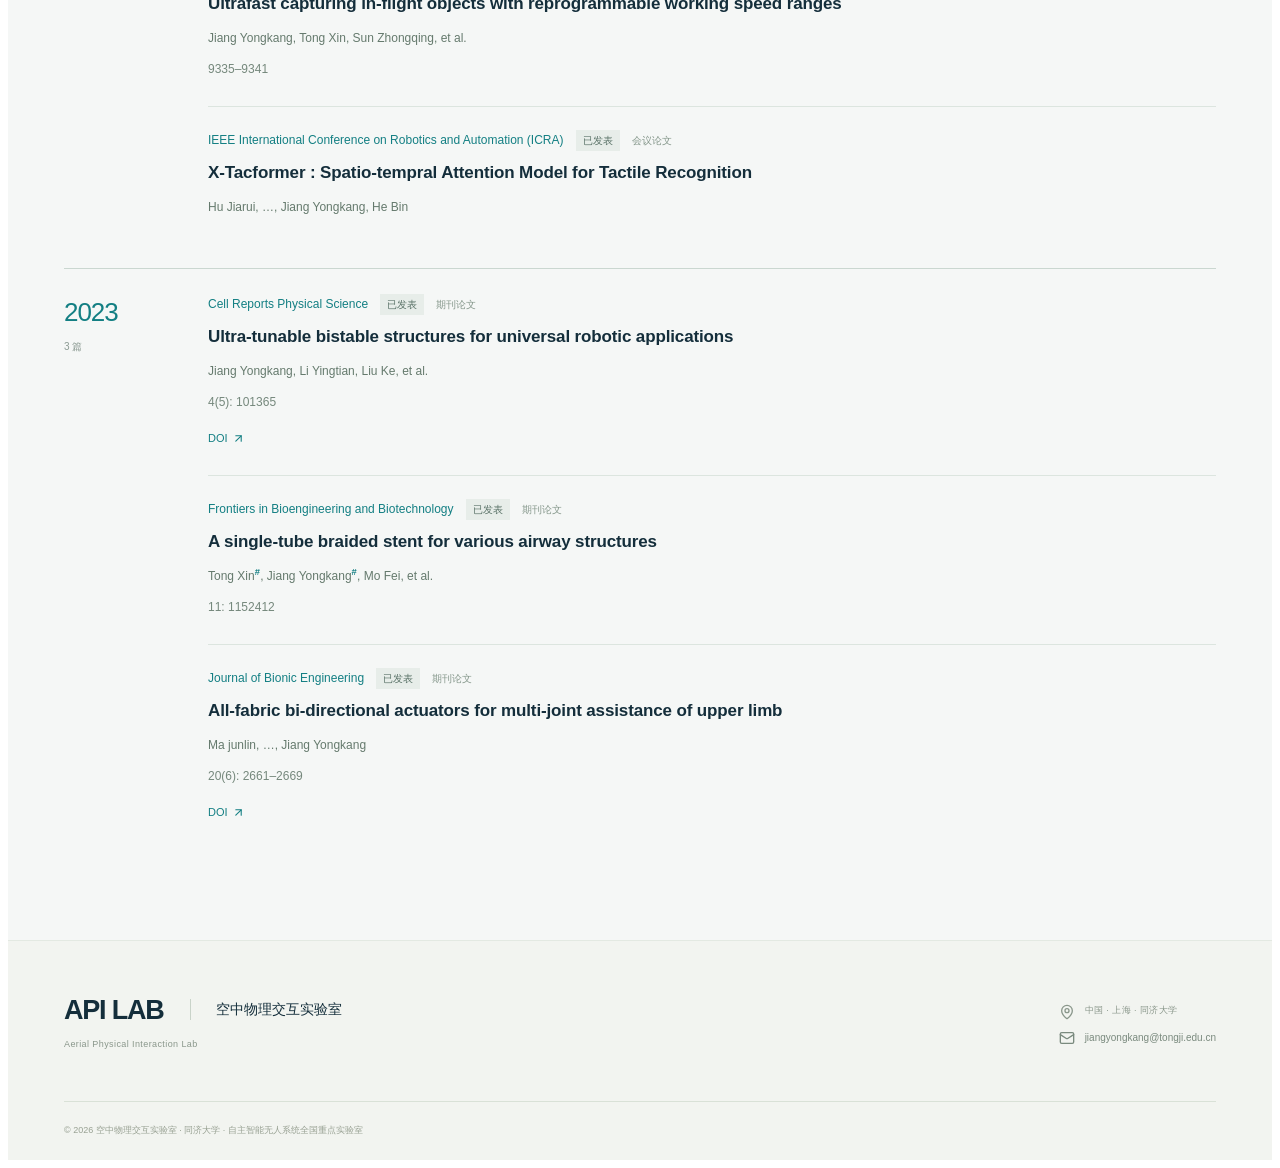
<file: results/index.html>
<!doctype html><html lang="zh-CN"><head><meta charset="UTF-8"><meta name="viewport" content="width=device-width,initial-scale=1"><meta name="description" content="空中物理交互实验室 · 研究成果 · 学术论文。我们研究机器人如何通过结构、感知与控制的协同设计，在复杂环境中可靠地接触、抓取、对接和驻留。以空中物理交互为核心，探索形态智能与自主作业，让无人机成为能够与物理世界持续交互的具身系统。"><meta name="theme-color" content="#12384b"><title>研究成果 · 学术论文 · 空中物理交互实验室</title><link rel="stylesheet" href="../assets/public.css?v=9dcf3aba17f4"></head><body><div id="root"><div class="lab-site lab-page-results"><a class="lab-skip" href="#main-content">跳转到正文</a><header class="lab-header"><a href="../" class="lab-brand" aria-label="空中物理交互实验室 首页"><span class="lab-wordmark">API<span>LAB</span><i></i></span><span class="lab-brand-name">空中物理交互实验室<small>同济大学 · 自主智能无人系统全国重点实验室</small></span></a><nav id="lab-main-nav" class="lab-nav " aria-label="主导航"><a href="../research/">研究方向</a><a href="../news/">新闻动态</a><a href="../results/" aria-current="page">研究成果</a><a href="../team/">团队成员</a><a href="../gallery/">影像记录</a><a href="../join/" class="lab-nav-contact">加入我们 <svg xmlns="http://www.w3.org/2000/svg" width="15" height="15" viewBox="0 0 24 24" fill="none" stroke="currentColor" stroke-width="2" stroke-linecap="round" stroke-linejoin="round" class="lucide lucide-arrow-up-right" aria-hidden="true"><path d="M7 7h10v10"></path><path d="M7 17 17 7"></path></svg></a></nav><button class="lab-menu-toggle" aria-controls="lab-main-nav" aria-expanded="false" aria-label="打开导航"><svg xmlns="http://www.w3.org/2000/svg" width="24" height="24" viewBox="0 0 24 24" fill="none" stroke="currentColor" stroke-width="2" stroke-linecap="round" stroke-linejoin="round" class="lucide lucide-menu" aria-hidden="true"><path d="M4 5h16"></path><path d="M4 12h16"></path><path d="M4 19h16"></path></svg></button></header><main id="main-content"><div class="lab-page-heading"><div class="lab-container"><div class="lab-breadcrumb"><a href="../">首页</a><span aria-hidden="true">/</span><span>研究成果</span></div><div class="lab-eyebrow"><span></span>RESEARCH OUTPUTS</div><h1>研究成果</h1><p>2023 年及以后的论文、专利、获奖与科研项目。</p></div></div><section class="lab-results lab-section" id="results" aria-labelledby="lab-results-heading"><span id="publications" class="lab-results-legacy-anchor" aria-hidden="true"></span><div class="lab-container"><div class="lab-section-head"><div><div class="lab-eyebrow"><span></span>RESEARCH OUTPUTS</div><h2 id="lab-results-heading">研究成果</h2></div><a class="lab-text-link" href="https://scholar.google.com/citations?user=xp0Y7bsAAAAJ&amp;hl=en&amp;oi=ao" target="_blank" rel="noreferrer">Google Scholar <svg xmlns="http://www.w3.org/2000/svg" width="17" height="17" viewBox="0 0 24 24" fill="none" stroke="currentColor" stroke-width="2" stroke-linecap="round" stroke-linejoin="round" class="lucide lucide-arrow-up-right" aria-hidden="true"><path d="M7 7h10v10"></path><path d="M7 17 17 7"></path></svg></a></div><nav class="lab-result-categories" aria-label="成果分类"><a href="../results/" class="is-active" aria-current="page">论文<span>18</span></a><a href="../results/patents/" class="">专利<span>9</span></a><a href="../results/awards/" class="">获奖<span>17</span></a><a href="../results/projects/" class="">科研项目<span>6</span></a></nav><div class="lab-result-controls"><label class="lab-result-search"><svg xmlns="http://www.w3.org/2000/svg" width="18" height="18" viewBox="0 0 24 24" fill="none" stroke="currentColor" stroke-width="2" stroke-linecap="round" stroke-linejoin="round" class="lucide lucide-search" aria-hidden="true"><path d="m21 21-4.34-4.34"></path><circle cx="11" cy="11" r="8"></circle></svg><span class="sr-only">搜索<!-- -->论文</span><input type="search" placeholder="搜索论文标题、作者、期刊…" value=""/></label><label class="lab-result-year"><span>年份</span><select aria-label="按年份筛选论文"><option value="all" selected="">全部年份</option><option value="2026">2026</option><option value="2025">2025</option><option value="2024">2024</option><option value="2023">2023</option></select></label></div><div class="lab-result-list-meta"><p role="status">论文<!-- --> · <!-- -->18<!-- --> <!-- -->篇</p><p class="lab-result-author-note"><span><sup>*</sup> 通讯作者</span><span><sup>#</sup> 共同第一作者</span></p></div><div class="lab-result-list" id="lab-results-list" aria-label="论文列表"><div class="lab-result-year-group"><h3 class="lab-result-year-heading">2026<span>9<!-- --> <!-- -->篇</span></h3><div class="lab-result-year-items"><article class="lab-result-item lab-result-paper"><div class="lab-result-context"><span class="lab-result-venue">Science Advances</span><span class="lab-result-status is-accepted">已接收</span><span class="lab-result-kind">期刊论文</span></div><h4>Morphological intelligence for dynamic aerial interactions</h4><p class="lab-result-authors">Jiang Yongkang<sup>#</sup>, Li Junjin<sup>#</sup>, Meng Shuyu, et al.</p></article><article class="lab-result-item lab-result-paper"><div class="lab-result-context"><span class="lab-result-venue">Cell Reports Physical Science</span><span class="lab-result-status is-accepted">已接收</span><span class="lab-result-kind">期刊论文</span></div><h4>Autonomous Top-Perching with an Asymmetric Bistable Claw</h4><p class="lab-result-authors">Jiang Yongkang<sup>#</sup>, Zhang Shenli<sup>#</sup>, Liang Yida, et al.</p></article><article class="lab-result-item lab-result-paper"><div class="lab-result-context"><span class="lab-result-venue">IEEE Transactions on Industrial Electronics</span><span class="lab-result-status is-published">已发表</span><span class="lab-result-kind">期刊论文</span></div><h4>Dynamic Tactile Sensor (DTS) with Data-driven Super-resolution for Edge Applications</h4><p class="lab-result-authors">Zhou Yanmin, Luo Yijie, Li Jie, Wang Yafei, Wang Zhipeng, Jiang Yongkang<sup>*</sup>, He Bin</p><p class="lab-result-details">73(2): 2554–2563</p><div class="lab-result-links"><a href="https://doi.org/10.1109/TIE.2025.3598207" target="_blank" rel="noreferrer">DOI <svg xmlns="http://www.w3.org/2000/svg" width="13" height="13" viewBox="0 0 24 24" fill="none" stroke="currentColor" stroke-width="2" stroke-linecap="round" stroke-linejoin="round" class="lucide lucide-arrow-up-right" aria-hidden="true"><path d="M7 7h10v10"></path><path d="M7 17 17 7"></path></svg></a></div></article><article class="lab-result-item lab-result-paper"><div class="lab-result-context"><span class="lab-result-venue">IEEE Robotics and Automation Letters</span><span class="lab-result-status is-published">已发表</span><span class="lab-result-kind">期刊论文</span></div><h4>Shaping by Contact: Aerial In-Situ Toolmaking with a Variable-Stiffness Manipulator</h4><p class="lab-result-authors">Jiang Yongkang, Zheng Zhuoming, Chen Chaojun, et al.</p><p class="lab-result-details">11(10): 12216–12223</p><div class="lab-result-links"><a href="https://doi.org/10.1109/lra.2026.3728697" target="_blank" rel="noreferrer">DOI <svg xmlns="http://www.w3.org/2000/svg" width="13" height="13" viewBox="0 0 24 24" fill="none" stroke="currentColor" stroke-width="2" stroke-linecap="round" stroke-linejoin="round" class="lucide lucide-arrow-up-right" aria-hidden="true"><path d="M7 7h10v10"></path><path d="M7 17 17 7"></path></svg></a></div></article><article class="lab-result-item lab-result-paper"><div class="lab-result-context"><span class="lab-result-venue">Bioinspiration &amp; Biomimetics</span><span class="lab-result-status is-published">已发表</span><span class="lab-result-kind">期刊论文</span></div><h4>Morphological Intelligence in Dynamic Aerial Docking: A Bistable Tension‐Hinge Gripper</h4><p class="lab-result-authors">Gu Xihe, Jiang Yongkang<sup>*</sup>, Pengliang Dai, et al.</p><p class="lab-result-details">21(5): 056004</p><div class="lab-result-links"><a href="https://doi.org/10.1088/1748-3190/ae8f97" target="_blank" rel="noreferrer">DOI <svg xmlns="http://www.w3.org/2000/svg" width="13" height="13" viewBox="0 0 24 24" fill="none" stroke="currentColor" stroke-width="2" stroke-linecap="round" stroke-linejoin="round" class="lucide lucide-arrow-up-right" aria-hidden="true"><path d="M7 7h10v10"></path><path d="M7 17 17 7"></path></svg></a></div></article><article class="lab-result-item lab-result-paper"><div class="lab-result-context"><span class="lab-result-venue">Neurocomputing</span><span class="lab-result-status is-published">已发表</span><span class="lab-result-kind">期刊论文</span></div><h4>Developing the robotic space-force boundary of physical interaction perception in an infant way</h4><p class="lab-result-authors">Yan Zheng, ..., Jiang Yongkang<sup>*</sup>, He Bin</p><p class="lab-result-details">663: 132014</p></article><article class="lab-result-item lab-result-paper"><div class="lab-result-context"><span class="lab-result-venue">IEEE International Conference on Robotics and Automation (ICRA)</span><span class="lab-result-status is-published">已发表</span><span class="lab-result-kind">会议论文</span></div><h4>When birds meet fish: vision-force fusion for autonomous underwater docking in cross-domain avian-aquatic collaboration</h4><p class="lab-result-authors">Liu Hongchang, Wang Ruiheng, Jiang Yongkang<sup>*</sup>, et al.</p></article><article class="lab-result-item lab-result-paper"><div class="lab-result-context"><span class="lab-result-venue">IEEE Transactions on Pattern Analysis and Machine Intelligence</span><span class="lab-result-status is-published">已发表</span><span class="lab-result-kind">期刊论文</span></div><h4>Heatmap Pooling Network for Action Recognition From RGB Videos</h4><p class="lab-result-authors">Liu mengyuan, Liu Jinfu, Jiang Yongkang, He Bin</p><p class="lab-result-details">48(3): 3726–3743</p><div class="lab-result-links"><a href="https://doi.org/10.1109/tpami.2025.3640697" target="_blank" rel="noreferrer">DOI <svg xmlns="http://www.w3.org/2000/svg" width="13" height="13" viewBox="0 0 24 24" fill="none" stroke="currentColor" stroke-width="2" stroke-linecap="round" stroke-linejoin="round" class="lucide lucide-arrow-up-right" aria-hidden="true"><path d="M7 7h10v10"></path><path d="M7 17 17 7"></path></svg></a></div></article><article class="lab-result-item lab-result-paper"><div class="lab-result-context"><span class="lab-result-venue">Advanced Science</span><span class="lab-result-status is-published">已发表</span><span class="lab-result-kind">期刊论文</span></div><h4>A Bio-Functional Mimetic Robot for Versatile Tasks From Cross-Scale Manipulation to Limb-Tool Integration</h4><p class="lab-result-authors">Tong Xin, ..., Jiang Yongkang, Yang Yang, Li Yingtian</p><p class="lab-result-details">13(51): e76527</p><div class="lab-result-links"><a href="https://doi.org/10.1002/advs.76527" target="_blank" rel="noreferrer">DOI <svg xmlns="http://www.w3.org/2000/svg" width="13" height="13" viewBox="0 0 24 24" fill="none" stroke="currentColor" stroke-width="2" stroke-linecap="round" stroke-linejoin="round" class="lucide lucide-arrow-up-right" aria-hidden="true"><path d="M7 7h10v10"></path><path d="M7 17 17 7"></path></svg></a></div></article></div></div><div class="lab-result-year-group"><h3 class="lab-result-year-heading">2025<span>1<!-- --> <!-- -->篇</span></h3><div class="lab-result-year-items"><article class="lab-result-item lab-result-paper"><div class="lab-result-context"><span class="lab-result-venue">IEEE/RSJ International Conference on Intelligent Robots and Systems (IROS)</span><span class="lab-result-status is-published">已发表</span><span class="lab-result-kind">会议论文</span></div><h4>Micro-UAV with Ant-Inspired Bistable Gripper for Adaptive Perching and Wildlife Detection</h4><p class="lab-result-authors">Liu Yuan, ... Yongkang Jiang<sup>*</sup>, etc.</p><p class="lab-result-details">10289–10294</p></article></div></div><div class="lab-result-year-group"><h3 class="lab-result-year-heading">2024<span>5<!-- --> <!-- -->篇</span></h3><div class="lab-result-year-items"><article class="lab-result-item lab-result-paper"><div class="lab-result-context"><span class="lab-result-venue">IEEE/ASME Transactions on Mechatronics</span><span class="lab-result-status is-published">已发表</span><span class="lab-result-kind">期刊论文</span></div><h4>Reprogrammable bistable actuators for multimodal, fast, and ultra-sensitive grasping</h4><p class="lab-result-authors">Jiang Yongkang, Tong Xin, Li Jian, et al.</p><p class="lab-result-details">29(2): 984–994</p><div class="lab-result-links"><a href="https://doi.org/10.1109/TMECH.2023.3318976" target="_blank" rel="noreferrer">DOI <svg xmlns="http://www.w3.org/2000/svg" width="13" height="13" viewBox="0 0 24 24" fill="none" stroke="currentColor" stroke-width="2" stroke-linecap="round" stroke-linejoin="round" class="lucide lucide-arrow-up-right" aria-hidden="true"><path d="M7 7h10v10"></path><path d="M7 17 17 7"></path></svg></a></div></article><article class="lab-result-item lab-result-paper"><div class="lab-result-context"><span class="lab-result-venue">Bioinspiration &amp; Biomimetics</span><span class="lab-result-status is-published">已发表</span><span class="lab-result-kind">期刊论文</span></div><h4>Robotic flytrap with an ultra-sensitive “trichome” and fast-response “lobes”</h4><p class="lab-result-authors">Jiang Yongkang, Li Yingtian, Tong Xin, et al.</p><p class="lab-result-details">19: 056017</p></article><article class="lab-result-item lab-result-paper"><div class="lab-result-context"><span class="lab-result-venue">Smart Materials and Structures</span><span class="lab-result-status is-published">已发表</span><span class="lab-result-kind">期刊论文</span></div><h4>Muscle-inspired stiffness-tunable flexible fiber jamming structure for wearable robots</h4><p class="lab-result-authors">Ma Junlin, Chen Diansheng, …, Jiang Yongkang<sup>*</sup></p><p class="lab-result-details">33(5): 055002</p></article><article class="lab-result-item lab-result-paper"><div class="lab-result-context"><span class="lab-result-venue">IEEE International Conference on Robotics and Automation (ICRA)</span><span class="lab-result-status is-published">已发表</span><span class="lab-result-kind">会议论文</span></div><h4>Ultrafast capturing in-flight objects with reprogrammable working speed ranges</h4><p class="lab-result-authors">Jiang Yongkang, Tong Xin, Sun Zhongqing, et al.</p><p class="lab-result-details">9335–9341</p></article><article class="lab-result-item lab-result-paper"><div class="lab-result-context"><span class="lab-result-venue">IEEE International Conference on Robotics and Automation (ICRA)</span><span class="lab-result-status is-published">已发表</span><span class="lab-result-kind">会议论文</span></div><h4>X-Tacformer : Spatio-tempral Attention Model for Tactile Recognition</h4><p class="lab-result-authors">Hu Jiarui, …, Jiang Yongkang, He Bin</p></article></div></div><div class="lab-result-year-group"><h3 class="lab-result-year-heading">2023<span>3<!-- --> <!-- -->篇</span></h3><div class="lab-result-year-items"><article class="lab-result-item lab-result-paper"><div class="lab-result-context"><span class="lab-result-venue">Cell Reports Physical Science</span><span class="lab-result-status is-published">已发表</span><span class="lab-result-kind">期刊论文</span></div><h4>Ultra-tunable bistable structures for universal robotic applications</h4><p class="lab-result-authors">Jiang Yongkang, Li Yingtian, Liu Ke, et al.</p><p class="lab-result-details">4(5): 101365</p><div class="lab-result-links"><a href="https://doi.org/10.1016/j.xcrp.2023.101365" target="_blank" rel="noreferrer">DOI <svg xmlns="http://www.w3.org/2000/svg" width="13" height="13" viewBox="0 0 24 24" fill="none" stroke="currentColor" stroke-width="2" stroke-linecap="round" stroke-linejoin="round" class="lucide lucide-arrow-up-right" aria-hidden="true"><path d="M7 7h10v10"></path><path d="M7 17 17 7"></path></svg></a></div></article><article class="lab-result-item lab-result-paper"><div class="lab-result-context"><span class="lab-result-venue">Frontiers in Bioengineering and Biotechnology</span><span class="lab-result-status is-published">已发表</span><span class="lab-result-kind">期刊论文</span></div><h4>A single-tube braided stent for various airway structures</h4><p class="lab-result-authors">Tong Xin<sup>#</sup>, Jiang Yongkang<sup>#</sup>, Mo Fei, et al.</p><p class="lab-result-details">11: 1152412</p></article><article class="lab-result-item lab-result-paper"><div class="lab-result-context"><span class="lab-result-venue">Journal of Bionic Engineering</span><span class="lab-result-status is-published">已发表</span><span class="lab-result-kind">期刊论文</span></div><h4>All-fabric bi-directional actuators for multi-joint assistance of upper limb</h4><p class="lab-result-authors">Ma junlin, …, Jiang Yongkang</p><p class="lab-result-details">20(6): 2661–2669</p><div class="lab-result-links"><a href="https://doi.org/10.1007/s42235-023-00415-0" target="_blank" rel="noreferrer">DOI <svg xmlns="http://www.w3.org/2000/svg" width="13" height="13" viewBox="0 0 24 24" fill="none" stroke="currentColor" stroke-width="2" stroke-linecap="round" stroke-linejoin="round" class="lucide lucide-arrow-up-right" aria-hidden="true"><path d="M7 7h10v10"></path><path d="M7 17 17 7"></path></svg></a></div></article></div></div></div></div></section></main><footer class="lab-footer"><div class="lab-container"><div class="lab-footer-top"><div><a href="../" class="lab-footer-brand">API LAB<span>空中物理交互实验室</span></a><p>Aerial Physical Interaction Lab</p></div><div class="lab-footer-contact"><p><svg xmlns="http://www.w3.org/2000/svg" width="16" height="16" viewBox="0 0 24 24" fill="none" stroke="currentColor" stroke-width="2" stroke-linecap="round" stroke-linejoin="round" class="lucide lucide-map-pin" aria-hidden="true"><path d="M20 10c0 4.993-5.539 10.193-7.399 11.799a1 1 0 0 1-1.202 0C9.539 20.193 4 14.993 4 10a8 8 0 0 1 16 0"></path><circle cx="12" cy="10" r="3"></circle></svg><span>中国 · 上海 · 同济大学</span></p><a href="mailto:jiangyongkang@tongji.edu.cn"><svg xmlns="http://www.w3.org/2000/svg" width="16" height="16" viewBox="0 0 24 24" fill="none" stroke="currentColor" stroke-width="2" stroke-linecap="round" stroke-linejoin="round" class="lucide lucide-mail" aria-hidden="true"><path d="m22 7-8.991 5.727a2 2 0 0 1-2.009 0L2 7"></path><rect x="2" y="4" width="20" height="16" rx="2"></rect></svg>jiangyongkang@tongji.edu.cn</a></div></div><div class="lab-footer-bottom"><span>© <!-- -->2026<!-- --> <!-- -->空中物理交互实验室<!-- --> · <!-- -->同济大学 · 自主智能无人系统全国重点实验室</span></div></div></footer><dialog class="lab-modal" aria-labelledby="lab-modal-title"></dialog></div></div><script type="application/json" id="lab-content" data-page="results" data-root-prefix="../">{"site":{"labName":"空中物理交互实验室","enName":"Aerial Physical Interaction Lab","tagline":"让无人机从空中观察，\n走向与环境交互。","description":"我们研究机器人如何通过结构、感知与控制的协同设计，在复杂环境中可靠地接触、抓取、对接和驻留。以空中物理交互为核心，探索形态智能与自主作业，让无人机成为能够与物理世界持续交互的具身系统。","email":"jiangyongkang@tongji.edu.cn","affiliation":"同济大学 · 自主智能无人系统全国重点实验室","scholar":"https://scholar.google.com/citations?user=xp0Y7bsAAAAJ&hl=en&oi=ao","heroImage":"../media/hero-campus.jpg","heroVideo":"../media/docking.mp4","heroVideoPoster":"../media/docking-poster.jpg","recruitment":"欢迎对机器人机构、空中物理交互、感知与控制感兴趣的同学联系交流。\n我们重视扎实的基础、独立思考与动手实验。来信可附个人简历、研究兴趣和能够说明工作能力的项目或作品。","location":"中国 · 上海 · 同济大学","piName":"蒋永康","piTitle":"助理教授 · 课题组负责人","piBio":"蒋永康，同济大学自主智能无人系统全国重点实验室教师，“空中物理交互实验室”与“地下自然洞穴复合环境模拟实验室”负责人。\n本科与博士均毕业于北京航空航天大学，曾在瑞士洛桑联邦理工学院（EPFL）开展访问研究。聚焦智能机器人、空中无人系统与具身交互，研究机构、感知与控制如何协同支撑真实环境中的自主作业。","piPhoto":"../media/jiang-yongkang.jpg","piProfile":"https://faculty.tongji.edu.cn/jiangyongkang/zh_CN/index.htm","showPublications":true,"piDetails":{"intro":"蒋永康，同济大学自主智能无人系统全国重点实验室，上海市“晨光学者”，上海市“东方英才”团队核心骨干。本博毕业于北京航空航天大学，瑞士洛桑联邦理工学院（EPFL）访问学者。同济大学“空中物理交互实验室”与“地下自然洞穴复合环境模拟实验室”负责人，聚焦智能机器人、空中无人系统与具身交互等前沿领域研究。在Science Advances, Cell Reports Physical Science, Soft Robotics, IEEE/ASME T-MECH, IEEE TIE，IEEE RAL, BB, ICRA, IROS等国际期刊与学术会议上发表学术论文30余篇（一作/通讯20余篇），申请/授权发明专利10余项（美国专利1项），相关成果被美国两院院士/MIT教授Daniela Rus, 哈佛大学Robert Howe教授、Katia Bertoldi教授等知名学者在Science Robotics, Advanced Materials, TRO等期刊引用并高度评价。\n\n主持国自然面上，国自然青基、国家重点研发计划子课题、上海市“晨光计划”项目等，参与上海市重大专项、JKW \"1XX\"专项重点课题等项目多项。入选2025年同济大学优秀班主任，主讲课程“人工智能前沿进展与应用”入选教育部人工智能前沿主题微课程项目、同济大学研究生线上精品课程教改项目、同济大学智慧课程教改项目。作为指导教师/领队，获得2025工信部新域新质创新大赛全国二等奖、2025国际人形机器人技能大赛-具身智能应用场景挑战赛第一名等荣誉。同时，担任中国生物医学工程学会康复工程分会青年委员、国际期刊客座编辑、IEEE国际会议 Technical Committee Chairs，以及NC, T-RO,SORO, T-MECH, RA-L, ICRA, IROS等国际知名期刊与会议的审稿人。\n\n主持研发复杂自然环境自驻式无人机系统平台-“智能飞鸟”，突破无人机在密林、管道、洞穴等受限环境中的停歇、避障与持续监测难题。成果受到了xxx战区领导积极评价，入选同济大学招生宣传片，获首轮浦东人工智能种子基金支持与2025工信部新域新质创新大赛全国二等奖等重要奖励，在央视新闻频道（CCTV-13）《朝闻天下》、央视综合频道（CCTV-1）《晚间新闻》等进行综合报道。已与30余家部队单位及XX国安单位合作，签署多项产品试用意向/采购合同，已经交付产品样机参加XX演训，服务军事国防等国家重大战略需求。主持研发的“智能飞鸟”-多模态自适应无人机停歇系统，实现了在管道、岩石、电缆、墙体等多类自然与人工环境结构的自主稳定停歇，在“伪装驻留—智能感知—精准摧毁”新质战斗力生成等方面具有重要应用前景。","sourceUrl":"https://faculty.tongji.edu.cn/jiangyongkang/zh_CN/index.htm","sections":[],"education":[],"experience":[]}},"research":[{"id":"r-interaction","title":"空中物理交互与形态智能","subtitle":"Aerial interaction & morphological intelligence","summary":"把结构的力学特性融入机器人能力，研究接触、抓取与对接过程中的快速响应和飞行稳定性。","body":"空中机器人与环境发生接触时，结构响应和飞行运动会相互影响。我们结合机构设计、动力学分析与实验，探索形态智能在快速抓取、动态对接和空中操作中的作用。\n相关公开工作包括双稳态抓取机构和动态空中对接。","cover":"../media/docking-poster.jpg","video":"../media/docking.mp4","tags":["形态智能","动态对接","机器人机构"]},{"id":"r-perching","title":"自主停歇与长时驻留","subtitle":"Perching & sustained observation","summary":"利用树枝、杆件及空间结构支撑无人机，研究从飞行到停歇、驻留监测与再起飞的完整过程。","body":"停歇为无人机提供了持续接触环境、降低驻留能耗的另一种方式。我们研究环境适配结构、抓附过程与整机协同，探索面向森林生态监测、应急感知和复杂空间巡检的自驻式平台。\n智能飞鸟是这一研究方向的代表性系统。","cover":"../media/perching.jpg","video":"","tags":["自适应停歇","环境交互","智能飞鸟"]},{"id":"r-reconfigurable","title":"变刚度与可重构机器人","subtitle":"Variable stiffness & reconfigurable robotics","summary":"通过双稳态、阻塞与柔顺机构调节形态和力学性能，让机器人适应不同任务与接触条件。","body":"机器人的能力不仅来自算法，也来自结构本身。我们围绕可调刚度、能量调控与可重构机构开展研究，将物理机制与系统设计结合。\n公开成果涵盖链状颗粒阻塞、可编程双稳态执行器以及环境辅助的空中原位工具生成。","cover":"../media/morphology.jpg","video":"../media/toolmaking.mp4","tags":["变刚度","双稳态","可重构机构"]},{"id":"r-perception","title":"多模态感知与自主控制","subtitle":"Multimodal perception & autonomous control","summary":"结合视觉、触觉与运动状态信息，研究交互过程中的状态判断、感知重构与闭环控制。","body":"可靠的物理交互需要理解接触和运动状态。我们研究多模态感知、触觉重构、状态估计及感知控制协同方法，并通过真实机器人平台验证。\n相关公开研究包括面向边缘应用的数据驱动动态触觉感知，以及视觉反馈下的空中操作。","cover":"../media/toolmaking-poster.jpg","video":"../media/toolmaking.mp4","tags":["视觉与触觉","状态估计","自主作业"]}],"publications":[{"id":"cv-paper-01","title":"Morphological intelligence for dynamic aerial interactions","authors":"Jiang Yongkang#, Li Junjin#, Meng Shuyu, et al.","venue":"Science Advances","year":2026,"doi":"","url":"","image":"","status":"已接收","topic":"","details":"","kind":"期刊论文"},{"id":"cv-paper-02","title":"Autonomous Top-Perching with an Asymmetric Bistable Claw","authors":"Jiang Yongkang#, Zhang Shenli#, Liang Yida, et al.","venue":"Cell Reports Physical Science","year":2026,"doi":"","url":"","image":"","status":"已接收","topic":"","details":"","kind":"期刊论文"},{"id":"cv-paper-03","title":"Ultra-tunable bistable structures for universal robotic applications","authors":"Jiang Yongkang, Li Yingtian, Liu Ke, et al.","venue":"Cell Reports Physical Science","year":2023,"doi":"10.1016/j.xcrp.2023.101365","url":"","image":"","status":"已发表","topic":"","details":"4(5): 101365","kind":"期刊论文"},{"id":"cv-paper-05","title":"Reprogrammable bistable actuators for multimodal, fast, and ultra-sensitive grasping","authors":"Jiang Yongkang, Tong Xin, Li Jian, et al.","venue":"IEEE/ASME Transactions on Mechatronics","year":2024,"doi":"10.1109/TMECH.2023.3318976","url":"","image":"","status":"已发表","topic":"","details":"29(2): 984–994","kind":"期刊论文"},{"id":"cv-paper-06","title":"Dynamic Tactile Sensor (DTS) with Data-driven Super-resolution for Edge Applications","authors":"Zhou Yanmin, Luo Yijie, Li Jie, Wang Yafei, Wang Zhipeng, Jiang Yongkang*, He Bin","venue":"IEEE Transactions on Industrial Electronics","year":2026,"doi":"10.1109/TIE.2025.3598207","url":"","image":"","status":"已发表","topic":"","details":"73(2): 2554–2563","kind":"期刊论文"},{"id":"cv-paper-07","title":"Shaping by Contact: Aerial In-Situ Toolmaking with a Variable-Stiffness Manipulator","authors":"Jiang Yongkang, Zheng Zhuoming, Chen Chaojun, et al.","venue":"IEEE Robotics and Automation Letters","year":2026,"doi":"10.1109/lra.2026.3728697","url":"","image":"","status":"已发表","topic":"","details":"11(10): 12216–12223","kind":"期刊论文"},{"id":"cv-paper-08","title":"Morphological Intelligence in Dynamic Aerial Docking: A Bistable Tension‐Hinge Gripper","authors":"Gu Xihe, Jiang Yongkang*, Pengliang Dai, et al.","venue":"Bioinspiration & Biomimetics","year":2026,"doi":"10.1088/1748-3190/ae8f97","url":"","image":"","status":"已发表","topic":"","details":"21(5): 056004","kind":"期刊论文"},{"id":"cv-paper-11","title":"Robotic flytrap with an ultra-sensitive “trichome” and fast-response “lobes”","authors":"Jiang Yongkang, Li Yingtian, Tong Xin, et al.","venue":"Bioinspiration & Biomimetics","year":2024,"doi":"","url":"","image":"","status":"已发表","topic":"","details":"19: 056017","kind":"期刊论文"},{"id":"cv-paper-12","title":"Developing the robotic space-force boundary of physical interaction perception in an infant way","authors":"Yan Zheng, ..., Jiang Yongkang*, He Bin","venue":"Neurocomputing","year":2026,"doi":"","url":"","image":"","status":"已发表","topic":"","details":"663: 132014","kind":"期刊论文"},{"id":"cv-paper-13","title":"Muscle-inspired stiffness-tunable flexible fiber jamming structure for wearable robots","authors":"Ma Junlin, Chen Diansheng, …, Jiang Yongkang*","venue":"Smart Materials and Structures","year":2024,"doi":"","url":"","image":"","status":"已发表","topic":"","details":"33(5): 055002","kind":"期刊论文"},{"id":"cv-paper-14","title":"A single-tube braided stent for various airway structures","authors":"Tong Xin#, Jiang Yongkang#, Mo Fei, et al.","venue":"Frontiers in Bioengineering and Biotechnology","year":2023,"doi":"","url":"","image":"","status":"已发表","topic":"","details":"11: 1152412","kind":"期刊论文"},{"id":"cv-paper-15","title":"When birds meet fish: vision-force fusion for autonomous underwater docking in cross-domain avian-aquatic collaboration","authors":"Liu Hongchang, Wang Ruiheng, Jiang Yongkang*, et al.","venue":"IEEE International Conference on Robotics and Automation (ICRA)","year":2026,"doi":"","url":"","image":"","status":"已发表","topic":"","details":"","kind":"会议论文"},{"id":"cv-paper-16","title":"Ultrafast capturing in-flight objects with reprogrammable working speed ranges","authors":"Jiang Yongkang, Tong Xin, Sun Zhongqing, et al.","venue":"IEEE International Conference on Robotics and Automation (ICRA)","year":2024,"doi":"","url":"","image":"","status":"已发表","topic":"","details":"9335–9341","kind":"会议论文"},{"id":"cv-paper-17","title":"Micro-UAV with Ant-Inspired Bistable Gripper for Adaptive Perching and Wildlife Detection","authors":"Liu Yuan, ... Yongkang Jiang*, etc.","venue":"IEEE/RSJ International Conference on Intelligent Robots and Systems (IROS)","year":2025,"doi":"","url":"","image":"","status":"已发表","topic":"","details":"10289–10294","kind":"会议论文"},{"id":"cv-paper-22","title":"All-fabric bi-directional actuators for multi-joint assistance of upper limb","authors":"Ma junlin, …, Jiang Yongkang","venue":"Journal of Bionic Engineering","year":2023,"doi":"10.1007/s42235-023-00415-0","url":"","image":"","status":"已发表","topic":"","details":"20(6): 2661–2669","kind":"期刊论文"},{"id":"cv-paper-23","title":"Heatmap Pooling Network for Action Recognition From RGB Videos","authors":"Liu mengyuan, Liu Jinfu, Jiang Yongkang, He Bin","venue":"IEEE Transactions on Pattern Analysis and Machine Intelligence","year":2026,"doi":"10.1109/tpami.2025.3640697","url":"","image":"","status":"已发表","topic":"","details":"48(3): 3726–3743","kind":"期刊论文"},{"id":"cv-paper-24","title":"A Bio-Functional Mimetic Robot for Versatile Tasks From Cross-Scale Manipulation to Limb-Tool Integration","authors":"Tong Xin, ..., Jiang Yongkang, Yang Yang, Li Yingtian","venue":"Advanced Science","year":2026,"doi":"10.1002/advs.76527","url":"","image":"","status":"已发表","topic":"","details":"13(51): e76527","kind":"期刊论文"},{"id":"cv-paper-28","title":"X-Tacformer : Spatio-tempral Attention Model for Tactile Recognition","authors":"Hu Jiarui, …, Jiang Yongkang, He Bin","venue":"IEEE International Conference on Robotics and Automation (ICRA)","year":2024,"doi":"","url":"","image":"","status":"已发表","topic":"","details":"","kind":"会议论文"}],"members":[],"news":[{"id":"n-bb","slug":"bb-20260907","hidden":false,"title":"课题组顾羲和博士空中快速停歇文章在Bioinspiration & Biomimetics在线发表！","date":"2026-09-07","summary":"以碰撞触发快速抓持，结合柔顺缓冲与被动锁定，探索无人机在杆件和天然树枝上的快速停歇。","body":"2026年9月7日，课题组顾羲和博士为第一作者、蒋永康为通讯作者的研究论文“Morphological Intelligence in Dynamic Aerial Docking: A Bistable Tension-Hinge Gripper”在Bioinspiration & Biomimetics在线发表。研究围绕无人机接触环境时的快速响应与可靠锁定问题，提出双稳态张力铰链抓持机构（BTHG），并开展了快速停歇与动态空中对接实验。\n\n让无人机在接触瞬间抓得住\n\n鸟类能够在短暂接触中抓住树枝、吸收冲击并完成停歇。让无人机具备类似能力，需要同时解决响应速度、碰撞缓冲与稳定抓持的问题：接近速度越快，留给传感、决策和执行器动作的时间就越短，接触冲击也越容易扰动飞行姿态。\n\n受鸟类腿爪系统启发，团队将快速接触响应融入机构本体。接触目标时，碰撞推动机构跨越弹性能垒，触发双稳态构型跃迁，由张开状态转入锁定状态。分段铰链与弹性结构同时提供柔顺变形和冲击缓冲，锁定后无需持续供能维持抓持。\n\n机构测试表明，BTHG可在0.16秒内完成触发跃迁。这里的0.16秒对应机构从触发到锁定的响应过程；飞行接近、接触和姿态稳定则由整机实验进一步验证。\n\n在飞行中停歇、释放与再起飞\n\n团队将机构与机载视觉和飞行控制系统集成，在水平杆实验中展示了接近、被动锁定、停歇、主动释放与再次起飞的完整过程，并在最高1.4米/秒的实测接近速度下完成快速停靠。\n\n从规则杆件走向天然树枝\n\n除了水平杆停歇，研究还展示了竖直杆停靠后的导向滑移。在室外天然树枝上，团队采用预设控制序列并配合人工安全监督，演示接近、锁定、停驻与脱离过程，观察机构对真实树枝几何和弹性的适应能力。\n\n这项工作将接触瞬间的快速响应交给物理机构，为机械设计与飞行控制协同提供了新的实验实例，也为无人机停驻观测和持续物理交互提供了研究基础。\n\n论文信息\n\nMorphological Intelligence in Dynamic Aerial Docking: A Bistable Tension-Hinge Gripper\n\n作者：Xihe Gu, Yongkang Jiang*, Pengliang Dai, Zhaojie Wang, Bin He\n期刊：Bioinspiration & Biomimetics\n在线发表：2026年9月7日\nDOI：10.1088/1748-3190/ae8f97","image":"../media/bb-2026-movie-s5-poster.webp","video":"../media/bb-2026-movie-s5.mp4","url":"https://doi.org/10.1088/1748-3190/ae8f97","blocks":[{"type":"paragraph","text":"2026年9月7日，课题组顾羲和博士为第一作者、蒋永康为通讯作者的研究论文“Morphological Intelligence in Dynamic Aerial Docking: A Bistable Tension-Hinge Gripper”在Bioinspiration & Biomimetics在线发表。研究围绕无人机接触环境时的快速响应与可靠锁定问题，提出双稳态张力铰链抓持机构（BTHG），并开展了快速停歇与动态空中对接实验。"},{"type":"heading","text":"让无人机在接触瞬间抓得住"},{"type":"paragraph","text":"鸟类能够在短暂接触中抓住树枝、吸收冲击并完成停歇。让无人机具备类似能力，需要同时解决响应速度、碰撞缓冲与稳定抓持的问题：接近速度越快，留给传感、决策和执行器动作的时间就越短，接触冲击也越容易扰动飞行姿态。"},{"type":"paragraph","text":"受鸟类腿爪系统启发，团队将快速接触响应融入机构本体。接触目标时，碰撞推动机构跨越弹性能垒，触发双稳态构型跃迁，由张开状态转入锁定状态。分段铰链与弹性结构同时提供柔顺变形和冲击缓冲，锁定后无需持续供能维持抓持。"},{"type":"image","src":"../media/bb-2026-movie-s2-poster.webp","caption":"图1｜无人机以1.4米/秒接近水平杆并快速停靠。画面取自补充视频S2，保留原有速度标记。"},{"type":"paragraph","text":"机构测试表明，BTHG可在0.16秒内完成触发跃迁。这里的0.16秒对应机构从触发到锁定的响应过程；飞行接近、接触和姿态稳定则由整机实验进一步验证。"},{"type":"heading","text":"在飞行中停歇、释放与再起飞"},{"type":"paragraph","text":"团队将机构与机载视觉和飞行控制系统集成，在水平杆实验中展示了接近、被动锁定、停歇、主动释放与再次起飞的完整过程，并在最高1.4米/秒的实测接近速度下完成快速停靠。"},{"type":"video","src":"../media/bb-2026-movie-s1.mp4","poster":"../media/bb-2026-movie-s1-poster.webp","caption":"视频1｜水平杆停歇、释放与再起飞（Movie S1）。保留原片完整过程与播放速度标记。"},{"type":"video","src":"../media/bb-2026-movie-s2.mp4","poster":"../media/bb-2026-movie-s2-poster.webp","caption":"视频2｜1.4米/秒快速接近与停靠（Movie S2）。"},{"type":"image","src":"../media/bb-2026-movie-s3-poster.webp","caption":"图2｜竖直杆停靠后的导向滑移实验，画面取自补充视频S3。"},{"type":"heading","text":"从规则杆件走向天然树枝"},{"type":"paragraph","text":"除了水平杆停歇，研究还展示了竖直杆停靠后的导向滑移。在室外天然树枝上，团队采用预设控制序列并配合人工安全监督，演示接近、锁定、停驻与脱离过程，观察机构对真实树枝几何和弹性的适应能力。"},{"type":"video","src":"../media/bb-2026-movie-s5.mp4","poster":"../media/bb-2026-movie-s5-poster.webp","caption":"视频3｜天然树枝上的室外停歇与再起飞（Movie S5）。本组实验采用预设控制序列，并配合人工安全监督。"},{"type":"paragraph","text":"这项工作将接触瞬间的快速响应交给物理机构，为机械设计与飞行控制协同提供了新的实验实例，也为无人机停驻观测和持续物理交互提供了研究基础。"},{"type":"heading","text":"论文信息"},{"type":"paragraph","text":"Morphological Intelligence in Dynamic Aerial Docking: A Bistable Tension-Hinge Gripper"},{"type":"authors","authors":[{"name":"Xihe Gu"},{"name":"Yongkang Jiang","corresponding":true},{"name":"Pengliang Dai"},{"name":"Zhaojie Wang"},{"name":"Bin He"}]},{"type":"paragraph","text":"期刊：Bioinspiration & Biomimetics\n在线发表：2026年9月7日\nDOI：10.1088/1748-3190/ae8f97"}]}],"gallery":[{"id":"g-docking","title":"动态空中对接","caption":"已发表研究的实机演示","kind":"video","image":"../media/docking-poster.jpg","url":"../media/docking.mp4"},{"id":"g-tools","title":"空中原位工具生成","caption":"与环境接触，调整结构形态","kind":"video","image":"../media/toolmaking-poster.jpg","url":"../media/toolmaking.mp4"},{"id":"g-cave","title":"复杂环境实验平台","caption":"地下自然洞穴复合环境模拟场地","kind":"image","image":"../media/cave-lab.jpg","url":"../media/cave-lab.jpg"},{"id":"g-campus","title":"我们的科研环境","caption":"上海自主智能无人系统科学中心","kind":"image","image":"../media/hero-campus.jpg","url":"../media/hero-campus.jpg"},{"id":"g-optical","title":"系统验证与实验","caption":"机器人运动与交互验证场地","kind":"image","image":"../media/optical-lab.jpg","url":"../media/optical-lab.jpg"}],"patents":[{"id":"cv-patent-01","title":"面向无人机***结构","year":2025,"category":"中国 · 发明专利","status":"已授权","role":"","details":"发明人：蒋永康，郑卓鸣，韩宇轩，何斌\n编号：ZL202411924953.7\n日期：2025.10.10"},{"id":"cv-patent-02","title":"面向无人机***机构","year":2025,"category":"中国 · 发明专利","status":"已授权","role":"","details":"发明人：蒋永康，何斌，王志鹏，周艳敏，张沈力，李军锦\n编号：ZL202411924955.6\n日期：2025.09.23"},{"id":"cv-patent-03","title":"面向无人机***机构","year":2025,"category":"中国 · 发明专利","status":"已授权","role":"","details":"发明人：蒋永康，何斌，周艳敏，王志鹏，李军锦，张沈力\n编号：ZL202411874147.3\n日期：2025.10.31"},{"id":"cv-patent-04","title":"无人机***装置","year":2025,"category":"中国 · 发明专利","status":"公布","role":"","details":"发明人：蒋永康，何斌，王志鹏，周艳敏，张沈力，孙一鸣\n编号：CN2025108952472\n日期：2025.06.30"},{"id":"cv-patent-05","title":"柔性机械臂***装置","year":2025,"category":"中国 · 发明专利","status":"公布","role":"","details":"发明人：蒋永康，林世豪，高阳洋，郑卓鸣，何斌\n编号：CN2025119719999\n日期：2025.12.25"},{"id":"cv-patent-06","title":"Unmanned aerial vehicle *** apparatuses","year":2025,"category":"美国 · 发明专利","status":"受理","role":"","details":"发明人：Bin He, Yongkang Jiang, Zhipeng Wang, Yanmin Zhou, Shenli Zhang, Yiming Sun\n编号：US 19/396, 273\n日期：2025.12.15"},{"id":"cv-patent-07","title":"旋翼***机构","year":2025,"category":"中国 · 发明专利","status":"已授权","role":"","details":"发明人：周艳敏，韩宇轩，蒋永康，李军锦，何斌\n编号：ZL202411987988.5\n日期：2025.10.03"},{"id":"cv-patent-08","title":"人体行为***方法及装置","year":2025,"category":"中国 · 发明专利","status":"已授权","role":"","details":"发明人：刘梦源，李培铭，刘宏，蒋永康，何斌\n编号：ZL202510588159.8\n日期：2025.07.11"},{"id":"cv-patent-09","title":"人体***方法及装置","year":2025,"category":"中国 · 发明专利","status":"已授权","role":"","details":"发明人：刘梦源，王鑫舜，方锺滨，蒋永康，何斌\n编号：ZL202510595696.5\n日期：2025.08.15"}],"projects":[{"id":"cv-project-01","title":"软体球囊***机制研究","year":2024,"category":"上海市“晨光计划”人才项目","status":"结题","role":"主持","details":"项目编号：23CGA26\n资助期：2024/1-2025/12\n项目经费：6万元"},{"id":"cv-project-02","title":"面向无人机***研究","year":2027,"category":"国家自然科学基金面上项目","status":"2027年起资助","role":"主持","details":"项目编号：62673362\n资助期：2027/1-2030/12\n项目经费：50万元"},{"id":"cv-project-03","title":"软体腔道机器人***研究","year":2024,"category":"国家自然科学基金青年项目","status":"在研","role":"主持","details":"项目编号：62303443\n资助期：2024/1-2026/12\n项目经费：30万元"},{"id":"cv-project-04","title":"轻量化机器人***技术","year":2025,"category":"国家重点研发计划项目子课题","status":"在研","role":"主持","details":"项目编号：2024YFB4709800\n资助期：2025/1-2027/12\n子课题经费：85万元"},{"id":"cv-project-05","title":"微型软体机器人***研究","year":2024,"category":"中央高校基本科研业务费专项资金","status":"结题","role":"主持","details":"项目编号：22120240301\n资助期：2024/4-2026/3\n项目经费：12万元"},{"id":"cv-project-10","title":"人形机器人***研究","year":2025,"category":"国家自然科学基金面上项目","status":"在研","role":"参与","details":"项目编号：62473294\n资助期：2025.1-2028.12\n项目经费：50万元"}],"awards":[{"id":"cv-award-01","title":"上海市教育委员会 “晨光学者”","year":2023,"details":"","category":"人才荣誉","status":"","role":""},{"id":"cv-award-02","title":"上海市人才工作局 “东方英才”团队核心骨干","year":2024,"details":"","category":"人才荣誉","status":"","role":""},{"id":"cv-award-03","title":"工信部2025新域新质创新大赛 全国总决赛 二等奖","year":2025,"details":"","category":"竞赛指导","status":"","role":"指导教师/领队"},{"id":"cv-award-04","title":"国际人形机器人技能大赛-具身智能应用场景挑战赛 第一名","year":2025,"details":"","category":"竞赛指导","status":"","role":"指导教师/领队"},{"id":"cv-award-05","title":"中国国际大学生创新大赛 上海市金奖","year":2026,"details":"","category":"竞赛指导","status":"","role":"指导教师"},{"id":"cv-award-06","title":"“天骄湾”杯-智能系统创新创业大赛 第二名","year":2025,"details":"","category":"竞赛指导","status":"","role":"指导教师"},{"id":"cv-award-07","title":"“天骄湾杯”环同济数智城市创新创业大赛 三等奖","year":2025,"details":"","category":"竞赛指导","status":"","role":"指导教师"},{"id":"cv-award-08","title":"中国国际大学生创新大赛同济大学校内赛 金奖","year":2026,"details":"","category":"竞赛指导","status":"","role":"指导教师"},{"id":"cv-award-09","title":"中国国际大学生创新大赛同济大学校内赛 金奖","year":2025,"details":"","category":"竞赛指导","status":"","role":"指导教师"},{"id":"cv-award-10","title":"全国大学生统计建模大赛 上海市一等奖","year":2026,"details":"","category":"竞赛指导","status":"","role":"指导教师"},{"id":"cv-award-11","title":"同济大学大学生创新学术论坛 一等奖","year":2025,"details":"","category":"竞赛指导","status":"","role":"指导教师"},{"id":"cv-award-12","title":"同济大学本科生学科竞赛优秀指导教师","year":2025,"details":"","category":"教学荣誉","status":"","role":""},{"id":"cv-award-13","title":"同济大学 优秀班主任","year":2025,"details":"","category":"教学荣誉","status":"","role":""},{"id":"cv-award-14","title":"IOP Publishing Outstanding Reviewer Awards","year":2024,"details":"","category":"学术服务","status":"","role":""},{"id":"cv-award-15","title":"IOP Publishing Trusted Reviewer","year":2023,"details":"","category":"学术服务","status":"","role":""},{"id":"cv-award-16","title":"首届北京交叉科学大会 “优秀报告”","year":2023,"details":"","category":"奖励与荣誉","status":"","role":""},{"id":"cv-award-17","title":"第八届软体机器人大会-软体机器人创新设计竞赛  “优秀奖”两项","year":2023,"details":"","category":"竞赛指导","status":"","role":"指导教师"}]}</script><script type="module" src="../assets/public.js?v=56708e7f56c0"></script></body></html>
</file>
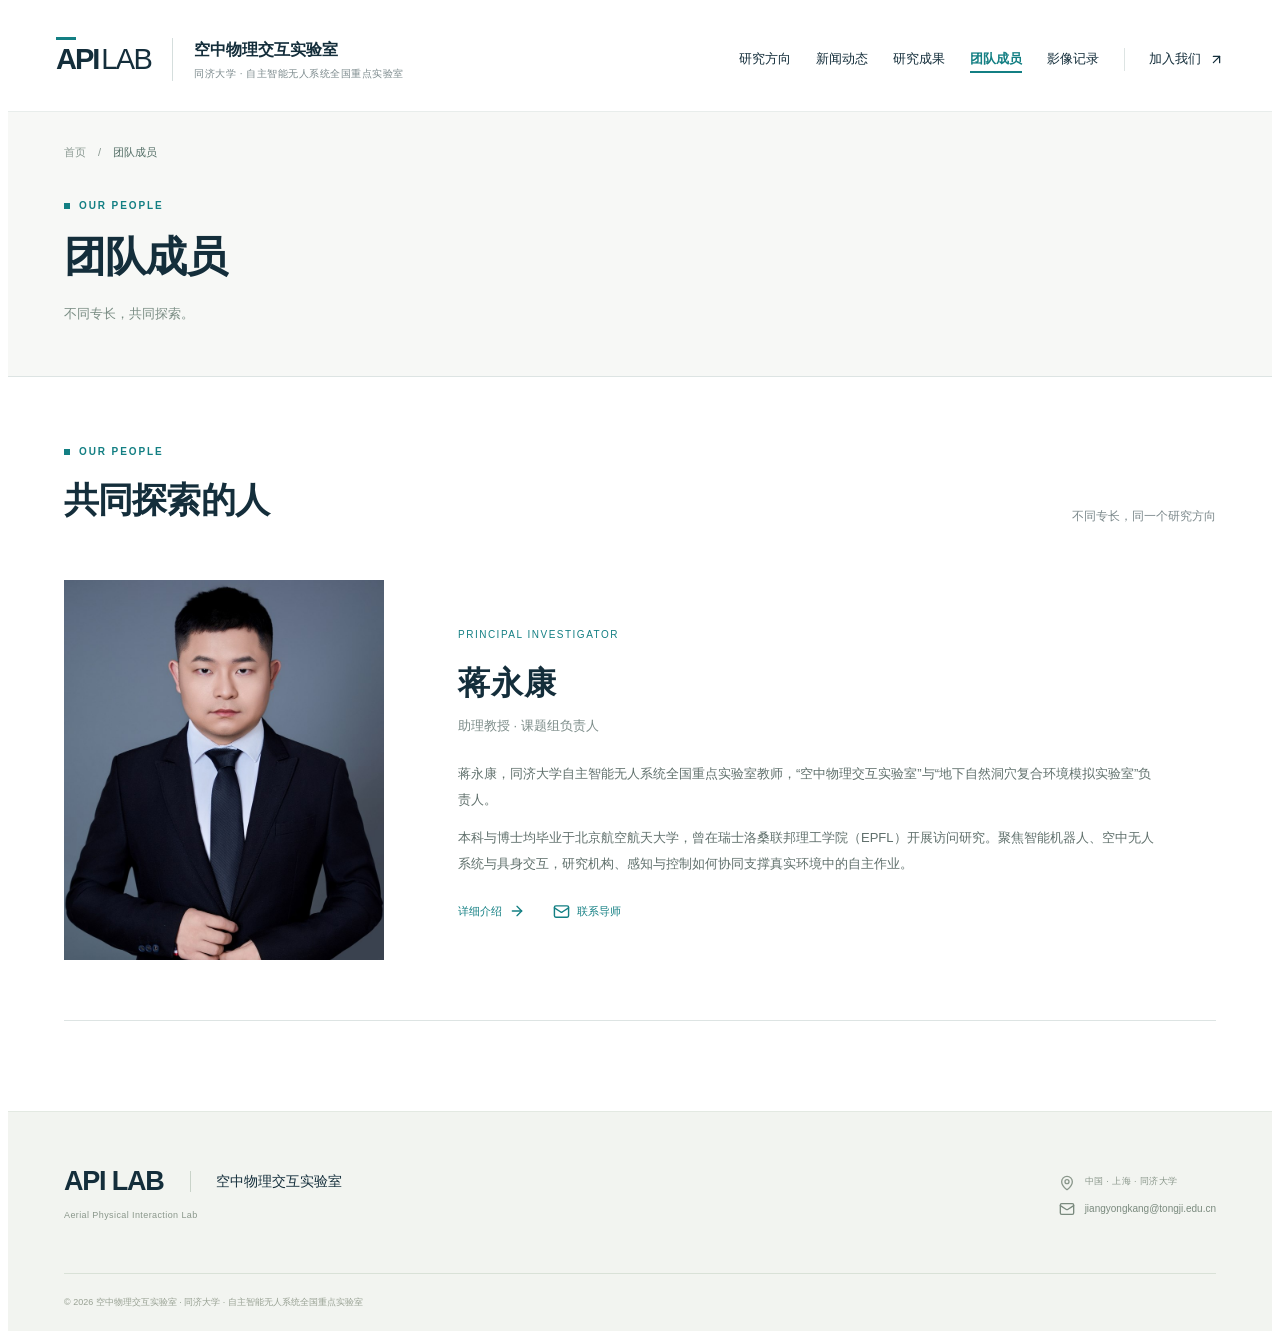
<file: team/index.html>
<!doctype html><html lang="zh-CN"><head><meta charset="UTF-8"><meta name="viewport" content="width=device-width,initial-scale=1"><meta name="description" content="空中物理交互实验室 · 团队成员。我们研究机器人如何通过结构、感知与控制的协同设计，在复杂环境中可靠地接触、抓取、对接和驻留。以空中物理交互为核心，探索形态智能与自主作业，让无人机成为能够与物理世界持续交互的具身系统。"><meta name="theme-color" content="#12384b"><title>团队成员 · 空中物理交互实验室</title><link rel="stylesheet" href="../assets/public.css?v=9dcf3aba17f4"></head><body><div id="root"><div class="lab-site lab-page-team"><a class="lab-skip" href="#main-content">跳转到正文</a><header class="lab-header"><a href="../" class="lab-brand" aria-label="空中物理交互实验室 首页"><span class="lab-wordmark">API<span>LAB</span><i></i></span><span class="lab-brand-name">空中物理交互实验室<small>同济大学 · 自主智能无人系统全国重点实验室</small></span></a><nav id="lab-main-nav" class="lab-nav " aria-label="主导航"><a href="../research/">研究方向</a><a href="../news/">新闻动态</a><a href="../results/">研究成果</a><a href="../team/" aria-current="page">团队成员</a><a href="../gallery/">影像记录</a><a href="../join/" class="lab-nav-contact">加入我们 <svg xmlns="http://www.w3.org/2000/svg" width="15" height="15" viewBox="0 0 24 24" fill="none" stroke="currentColor" stroke-width="2" stroke-linecap="round" stroke-linejoin="round" class="lucide lucide-arrow-up-right" aria-hidden="true"><path d="M7 7h10v10"></path><path d="M7 17 17 7"></path></svg></a></nav><button class="lab-menu-toggle" aria-controls="lab-main-nav" aria-expanded="false" aria-label="打开导航"><svg xmlns="http://www.w3.org/2000/svg" width="24" height="24" viewBox="0 0 24 24" fill="none" stroke="currentColor" stroke-width="2" stroke-linecap="round" stroke-linejoin="round" class="lucide lucide-menu" aria-hidden="true"><path d="M4 5h16"></path><path d="M4 12h16"></path><path d="M4 19h16"></path></svg></button></header><main id="main-content"><div class="lab-page-heading"><div class="lab-container"><div class="lab-breadcrumb"><a href="../">首页</a><span aria-hidden="true">/</span><span>团队成员</span></div><div class="lab-eyebrow"><span></span>OUR PEOPLE</div><h1>团队成员</h1><p>不同专长，共同探索。</p></div></div><section class="lab-team lab-container lab-section" id="team"><div class="lab-section-head"><div><div class="lab-eyebrow"><span></span>OUR PEOPLE</div><h2>共同探索的人</h2></div><span class="lab-section-note">不同专长，同一个研究方向</span></div><article class="lab-pi"><a class="lab-pi-photo" href="../team/jiang-yongkang/" aria-label="查看蒋永康详细介绍"><img src="../media/jiang-yongkang.jpg" alt="蒋永康" loading="lazy" class=""/></a><div class="lab-pi-content"><span class="lab-pi-label">PRINCIPAL INVESTIGATOR</span><h3><a href="../team/jiang-yongkang/">蒋永康</a></h3><p class="lab-pi-role">助理教授 · 课题组负责人</p><div class="lab-pi-bio"><p>蒋永康，同济大学自主智能无人系统全国重点实验室教师，“空中物理交互实验室”与“地下自然洞穴复合环境模拟实验室”负责人。</p><p>本科与博士均毕业于北京航空航天大学，曾在瑞士洛桑联邦理工学院（EPFL）开展访问研究。聚焦智能机器人、空中无人系统与具身交互，研究机构、感知与控制如何协同支撑真实环境中的自主作业。</p></div><div class="lab-pi-links"><a href="../team/jiang-yongkang/">详细介绍 <svg xmlns="http://www.w3.org/2000/svg" width="16" height="16" viewBox="0 0 24 24" fill="none" stroke="currentColor" stroke-width="2" stroke-linecap="round" stroke-linejoin="round" class="lucide lucide-arrow-right" aria-hidden="true"><path d="M5 12h14"></path><path d="m12 5 7 7-7 7"></path></svg></a><a href="mailto:jiangyongkang@tongji.edu.cn"><svg xmlns="http://www.w3.org/2000/svg" width="17" height="17" viewBox="0 0 24 24" fill="none" stroke="currentColor" stroke-width="2" stroke-linecap="round" stroke-linejoin="round" class="lucide lucide-mail" aria-hidden="true"><path d="m22 7-8.991 5.727a2 2 0 0 1-2.009 0L2 7"></path><rect x="2" y="4" width="20" height="16" rx="2"></rect></svg> 联系导师</a></div></div></article></section></main><footer class="lab-footer"><div class="lab-container"><div class="lab-footer-top"><div><a href="../" class="lab-footer-brand">API LAB<span>空中物理交互实验室</span></a><p>Aerial Physical Interaction Lab</p></div><div class="lab-footer-contact"><p><svg xmlns="http://www.w3.org/2000/svg" width="16" height="16" viewBox="0 0 24 24" fill="none" stroke="currentColor" stroke-width="2" stroke-linecap="round" stroke-linejoin="round" class="lucide lucide-map-pin" aria-hidden="true"><path d="M20 10c0 4.993-5.539 10.193-7.399 11.799a1 1 0 0 1-1.202 0C9.539 20.193 4 14.993 4 10a8 8 0 0 1 16 0"></path><circle cx="12" cy="10" r="3"></circle></svg><span>中国 · 上海 · 同济大学</span></p><a href="mailto:jiangyongkang@tongji.edu.cn"><svg xmlns="http://www.w3.org/2000/svg" width="16" height="16" viewBox="0 0 24 24" fill="none" stroke="currentColor" stroke-width="2" stroke-linecap="round" stroke-linejoin="round" class="lucide lucide-mail" aria-hidden="true"><path d="m22 7-8.991 5.727a2 2 0 0 1-2.009 0L2 7"></path><rect x="2" y="4" width="20" height="16" rx="2"></rect></svg>jiangyongkang@tongji.edu.cn</a></div></div><div class="lab-footer-bottom"><span>© <!-- -->2026<!-- --> <!-- -->空中物理交互实验室<!-- --> · <!-- -->同济大学 · 自主智能无人系统全国重点实验室</span></div></div></footer><dialog class="lab-modal" aria-labelledby="lab-modal-title"></dialog></div></div><script type="application/json" id="lab-content" data-page="team" data-root-prefix="../">{"site":{"labName":"空中物理交互实验室","enName":"Aerial Physical Interaction Lab","tagline":"让无人机从空中观察，\n走向与环境交互。","description":"我们研究机器人如何通过结构、感知与控制的协同设计，在复杂环境中可靠地接触、抓取、对接和驻留。以空中物理交互为核心，探索形态智能与自主作业，让无人机成为能够与物理世界持续交互的具身系统。","email":"jiangyongkang@tongji.edu.cn","affiliation":"同济大学 · 自主智能无人系统全国重点实验室","scholar":"https://scholar.google.com/citations?user=xp0Y7bsAAAAJ&hl=en&oi=ao","heroImage":"../media/hero-campus.jpg","heroVideo":"../media/docking.mp4","heroVideoPoster":"../media/docking-poster.jpg","recruitment":"欢迎对机器人机构、空中物理交互、感知与控制感兴趣的同学联系交流。\n我们重视扎实的基础、独立思考与动手实验。来信可附个人简历、研究兴趣和能够说明工作能力的项目或作品。","location":"中国 · 上海 · 同济大学","piName":"蒋永康","piTitle":"助理教授 · 课题组负责人","piBio":"蒋永康，同济大学自主智能无人系统全国重点实验室教师，“空中物理交互实验室”与“地下自然洞穴复合环境模拟实验室”负责人。\n本科与博士均毕业于北京航空航天大学，曾在瑞士洛桑联邦理工学院（EPFL）开展访问研究。聚焦智能机器人、空中无人系统与具身交互，研究机构、感知与控制如何协同支撑真实环境中的自主作业。","piPhoto":"../media/jiang-yongkang.jpg","piProfile":"https://faculty.tongji.edu.cn/jiangyongkang/zh_CN/index.htm","showPublications":true,"piDetails":{"intro":"蒋永康，同济大学自主智能无人系统全国重点实验室，上海市“晨光学者”，上海市“东方英才”团队核心骨干。本博毕业于北京航空航天大学，瑞士洛桑联邦理工学院（EPFL）访问学者。同济大学“空中物理交互实验室”与“地下自然洞穴复合环境模拟实验室”负责人，聚焦智能机器人、空中无人系统与具身交互等前沿领域研究。在Science Advances, Cell Reports Physical Science, Soft Robotics, IEEE/ASME T-MECH, IEEE TIE，IEEE RAL, BB, ICRA, IROS等国际期刊与学术会议上发表学术论文30余篇（一作/通讯20余篇），申请/授权发明专利10余项（美国专利1项），相关成果被美国两院院士/MIT教授Daniela Rus, 哈佛大学Robert Howe教授、Katia Bertoldi教授等知名学者在Science Robotics, Advanced Materials, TRO等期刊引用并高度评价。\n\n主持国自然面上，国自然青基、国家重点研发计划子课题、上海市“晨光计划”项目等，参与上海市重大专项、JKW \"1XX\"专项重点课题等项目多项。入选2025年同济大学优秀班主任，主讲课程“人工智能前沿进展与应用”入选教育部人工智能前沿主题微课程项目、同济大学研究生线上精品课程教改项目、同济大学智慧课程教改项目。作为指导教师/领队，获得2025工信部新域新质创新大赛全国二等奖、2025国际人形机器人技能大赛-具身智能应用场景挑战赛第一名等荣誉。同时，担任中国生物医学工程学会康复工程分会青年委员、国际期刊客座编辑、IEEE国际会议 Technical Committee Chairs，以及NC, T-RO,SORO, T-MECH, RA-L, ICRA, IROS等国际知名期刊与会议的审稿人。\n\n主持研发复杂自然环境自驻式无人机系统平台-“智能飞鸟”，突破无人机在密林、管道、洞穴等受限环境中的停歇、避障与持续监测难题。成果受到了xxx战区领导积极评价，入选同济大学招生宣传片，获首轮浦东人工智能种子基金支持与2025工信部新域新质创新大赛全国二等奖等重要奖励，在央视新闻频道（CCTV-13）《朝闻天下》、央视综合频道（CCTV-1）《晚间新闻》等进行综合报道。已与30余家部队单位及XX国安单位合作，签署多项产品试用意向/采购合同，已经交付产品样机参加XX演训，服务军事国防等国家重大战略需求。主持研发的“智能飞鸟”-多模态自适应无人机停歇系统，实现了在管道、岩石、电缆、墙体等多类自然与人工环境结构的自主稳定停歇，在“伪装驻留—智能感知—精准摧毁”新质战斗力生成等方面具有重要应用前景。","sourceUrl":"https://faculty.tongji.edu.cn/jiangyongkang/zh_CN/index.htm","sections":[],"education":[],"experience":[]}},"research":[{"id":"r-interaction","title":"空中物理交互与形态智能","subtitle":"Aerial interaction & morphological intelligence","summary":"把结构的力学特性融入机器人能力，研究接触、抓取与对接过程中的快速响应和飞行稳定性。","body":"空中机器人与环境发生接触时，结构响应和飞行运动会相互影响。我们结合机构设计、动力学分析与实验，探索形态智能在快速抓取、动态对接和空中操作中的作用。\n相关公开工作包括双稳态抓取机构和动态空中对接。","cover":"../media/docking-poster.jpg","video":"../media/docking.mp4","tags":["形态智能","动态对接","机器人机构"]},{"id":"r-perching","title":"自主停歇与长时驻留","subtitle":"Perching & sustained observation","summary":"利用树枝、杆件及空间结构支撑无人机，研究从飞行到停歇、驻留监测与再起飞的完整过程。","body":"停歇为无人机提供了持续接触环境、降低驻留能耗的另一种方式。我们研究环境适配结构、抓附过程与整机协同，探索面向森林生态监测、应急感知和复杂空间巡检的自驻式平台。\n智能飞鸟是这一研究方向的代表性系统。","cover":"../media/perching.jpg","video":"","tags":["自适应停歇","环境交互","智能飞鸟"]},{"id":"r-reconfigurable","title":"变刚度与可重构机器人","subtitle":"Variable stiffness & reconfigurable robotics","summary":"通过双稳态、阻塞与柔顺机构调节形态和力学性能，让机器人适应不同任务与接触条件。","body":"机器人的能力不仅来自算法，也来自结构本身。我们围绕可调刚度、能量调控与可重构机构开展研究，将物理机制与系统设计结合。\n公开成果涵盖链状颗粒阻塞、可编程双稳态执行器以及环境辅助的空中原位工具生成。","cover":"../media/morphology.jpg","video":"../media/toolmaking.mp4","tags":["变刚度","双稳态","可重构机构"]},{"id":"r-perception","title":"多模态感知与自主控制","subtitle":"Multimodal perception & autonomous control","summary":"结合视觉、触觉与运动状态信息，研究交互过程中的状态判断、感知重构与闭环控制。","body":"可靠的物理交互需要理解接触和运动状态。我们研究多模态感知、触觉重构、状态估计及感知控制协同方法，并通过真实机器人平台验证。\n相关公开研究包括面向边缘应用的数据驱动动态触觉感知，以及视觉反馈下的空中操作。","cover":"../media/toolmaking-poster.jpg","video":"../media/toolmaking.mp4","tags":["视觉与触觉","状态估计","自主作业"]}],"publications":[{"id":"cv-paper-01","title":"Morphological intelligence for dynamic aerial interactions","authors":"Jiang Yongkang#, Li Junjin#, Meng Shuyu, et al.","venue":"Science Advances","year":2026,"doi":"","url":"","image":"","status":"已接收","topic":"","details":"","kind":"期刊论文"},{"id":"cv-paper-02","title":"Autonomous Top-Perching with an Asymmetric Bistable Claw","authors":"Jiang Yongkang#, Zhang Shenli#, Liang Yida, et al.","venue":"Cell Reports Physical Science","year":2026,"doi":"","url":"","image":"","status":"已接收","topic":"","details":"","kind":"期刊论文"},{"id":"cv-paper-03","title":"Ultra-tunable bistable structures for universal robotic applications","authors":"Jiang Yongkang, Li Yingtian, Liu Ke, et al.","venue":"Cell Reports Physical Science","year":2023,"doi":"10.1016/j.xcrp.2023.101365","url":"","image":"","status":"已发表","topic":"","details":"4(5): 101365","kind":"期刊论文"},{"id":"cv-paper-05","title":"Reprogrammable bistable actuators for multimodal, fast, and ultra-sensitive grasping","authors":"Jiang Yongkang, Tong Xin, Li Jian, et al.","venue":"IEEE/ASME Transactions on Mechatronics","year":2024,"doi":"10.1109/TMECH.2023.3318976","url":"","image":"","status":"已发表","topic":"","details":"29(2): 984–994","kind":"期刊论文"},{"id":"cv-paper-06","title":"Dynamic Tactile Sensor (DTS) with Data-driven Super-resolution for Edge Applications","authors":"Zhou Yanmin, Luo Yijie, Li Jie, Wang Yafei, Wang Zhipeng, Jiang Yongkang*, He Bin","venue":"IEEE Transactions on Industrial Electronics","year":2026,"doi":"10.1109/TIE.2025.3598207","url":"","image":"","status":"已发表","topic":"","details":"73(2): 2554–2563","kind":"期刊论文"},{"id":"cv-paper-07","title":"Shaping by Contact: Aerial In-Situ Toolmaking with a Variable-Stiffness Manipulator","authors":"Jiang Yongkang, Zheng Zhuoming, Chen Chaojun, et al.","venue":"IEEE Robotics and Automation Letters","year":2026,"doi":"10.1109/lra.2026.3728697","url":"","image":"","status":"已发表","topic":"","details":"11(10): 12216–12223","kind":"期刊论文"},{"id":"cv-paper-08","title":"Morphological Intelligence in Dynamic Aerial Docking: A Bistable Tension‐Hinge Gripper","authors":"Gu Xihe, Jiang Yongkang*, Pengliang Dai, et al.","venue":"Bioinspiration & Biomimetics","year":2026,"doi":"10.1088/1748-3190/ae8f97","url":"","image":"","status":"已发表","topic":"","details":"21(5): 056004","kind":"期刊论文"},{"id":"cv-paper-11","title":"Robotic flytrap with an ultra-sensitive “trichome” and fast-response “lobes”","authors":"Jiang Yongkang, Li Yingtian, Tong Xin, et al.","venue":"Bioinspiration & Biomimetics","year":2024,"doi":"","url":"","image":"","status":"已发表","topic":"","details":"19: 056017","kind":"期刊论文"},{"id":"cv-paper-12","title":"Developing the robotic space-force boundary of physical interaction perception in an infant way","authors":"Yan Zheng, ..., Jiang Yongkang*, He Bin","venue":"Neurocomputing","year":2026,"doi":"","url":"","image":"","status":"已发表","topic":"","details":"663: 132014","kind":"期刊论文"},{"id":"cv-paper-13","title":"Muscle-inspired stiffness-tunable flexible fiber jamming structure for wearable robots","authors":"Ma Junlin, Chen Diansheng, …, Jiang Yongkang*","venue":"Smart Materials and Structures","year":2024,"doi":"","url":"","image":"","status":"已发表","topic":"","details":"33(5): 055002","kind":"期刊论文"},{"id":"cv-paper-14","title":"A single-tube braided stent for various airway structures","authors":"Tong Xin#, Jiang Yongkang#, Mo Fei, et al.","venue":"Frontiers in Bioengineering and Biotechnology","year":2023,"doi":"","url":"","image":"","status":"已发表","topic":"","details":"11: 1152412","kind":"期刊论文"},{"id":"cv-paper-15","title":"When birds meet fish: vision-force fusion for autonomous underwater docking in cross-domain avian-aquatic collaboration","authors":"Liu Hongchang, Wang Ruiheng, Jiang Yongkang*, et al.","venue":"IEEE International Conference on Robotics and Automation (ICRA)","year":2026,"doi":"","url":"","image":"","status":"已发表","topic":"","details":"","kind":"会议论文"},{"id":"cv-paper-16","title":"Ultrafast capturing in-flight objects with reprogrammable working speed ranges","authors":"Jiang Yongkang, Tong Xin, Sun Zhongqing, et al.","venue":"IEEE International Conference on Robotics and Automation (ICRA)","year":2024,"doi":"","url":"","image":"","status":"已发表","topic":"","details":"9335–9341","kind":"会议论文"},{"id":"cv-paper-17","title":"Micro-UAV with Ant-Inspired Bistable Gripper for Adaptive Perching and Wildlife Detection","authors":"Liu Yuan, ... Yongkang Jiang*, etc.","venue":"IEEE/RSJ International Conference on Intelligent Robots and Systems (IROS)","year":2025,"doi":"","url":"","image":"","status":"已发表","topic":"","details":"10289–10294","kind":"会议论文"},{"id":"cv-paper-22","title":"All-fabric bi-directional actuators for multi-joint assistance of upper limb","authors":"Ma junlin, …, Jiang Yongkang","venue":"Journal of Bionic Engineering","year":2023,"doi":"10.1007/s42235-023-00415-0","url":"","image":"","status":"已发表","topic":"","details":"20(6): 2661–2669","kind":"期刊论文"},{"id":"cv-paper-23","title":"Heatmap Pooling Network for Action Recognition From RGB Videos","authors":"Liu mengyuan, Liu Jinfu, Jiang Yongkang, He Bin","venue":"IEEE Transactions on Pattern Analysis and Machine Intelligence","year":2026,"doi":"10.1109/tpami.2025.3640697","url":"","image":"","status":"已发表","topic":"","details":"48(3): 3726–3743","kind":"期刊论文"},{"id":"cv-paper-24","title":"A Bio-Functional Mimetic Robot for Versatile Tasks From Cross-Scale Manipulation to Limb-Tool Integration","authors":"Tong Xin, ..., Jiang Yongkang, Yang Yang, Li Yingtian","venue":"Advanced Science","year":2026,"doi":"10.1002/advs.76527","url":"","image":"","status":"已发表","topic":"","details":"13(51): e76527","kind":"期刊论文"},{"id":"cv-paper-28","title":"X-Tacformer : Spatio-tempral Attention Model for Tactile Recognition","authors":"Hu Jiarui, …, Jiang Yongkang, He Bin","venue":"IEEE International Conference on Robotics and Automation (ICRA)","year":2024,"doi":"","url":"","image":"","status":"已发表","topic":"","details":"","kind":"会议论文"}],"members":[],"news":[{"id":"n-bb","slug":"bb-20260907","hidden":false,"title":"课题组顾羲和博士空中快速停歇文章在Bioinspiration & Biomimetics在线发表！","date":"2026-09-07","summary":"以碰撞触发快速抓持，结合柔顺缓冲与被动锁定，探索无人机在杆件和天然树枝上的快速停歇。","body":"2026年9月7日，课题组顾羲和博士为第一作者、蒋永康为通讯作者的研究论文“Morphological Intelligence in Dynamic Aerial Docking: A Bistable Tension-Hinge Gripper”在Bioinspiration & Biomimetics在线发表。研究围绕无人机接触环境时的快速响应与可靠锁定问题，提出双稳态张力铰链抓持机构（BTHG），并开展了快速停歇与动态空中对接实验。\n\n让无人机在接触瞬间抓得住\n\n鸟类能够在短暂接触中抓住树枝、吸收冲击并完成停歇。让无人机具备类似能力，需要同时解决响应速度、碰撞缓冲与稳定抓持的问题：接近速度越快，留给传感、决策和执行器动作的时间就越短，接触冲击也越容易扰动飞行姿态。\n\n受鸟类腿爪系统启发，团队将快速接触响应融入机构本体。接触目标时，碰撞推动机构跨越弹性能垒，触发双稳态构型跃迁，由张开状态转入锁定状态。分段铰链与弹性结构同时提供柔顺变形和冲击缓冲，锁定后无需持续供能维持抓持。\n\n机构测试表明，BTHG可在0.16秒内完成触发跃迁。这里的0.16秒对应机构从触发到锁定的响应过程；飞行接近、接触和姿态稳定则由整机实验进一步验证。\n\n在飞行中停歇、释放与再起飞\n\n团队将机构与机载视觉和飞行控制系统集成，在水平杆实验中展示了接近、被动锁定、停歇、主动释放与再次起飞的完整过程，并在最高1.4米/秒的实测接近速度下完成快速停靠。\n\n从规则杆件走向天然树枝\n\n除了水平杆停歇，研究还展示了竖直杆停靠后的导向滑移。在室外天然树枝上，团队采用预设控制序列并配合人工安全监督，演示接近、锁定、停驻与脱离过程，观察机构对真实树枝几何和弹性的适应能力。\n\n这项工作将接触瞬间的快速响应交给物理机构，为机械设计与飞行控制协同提供了新的实验实例，也为无人机停驻观测和持续物理交互提供了研究基础。\n\n论文信息\n\nMorphological Intelligence in Dynamic Aerial Docking: A Bistable Tension-Hinge Gripper\n\n作者：Xihe Gu, Yongkang Jiang*, Pengliang Dai, Zhaojie Wang, Bin He\n期刊：Bioinspiration & Biomimetics\n在线发表：2026年9月7日\nDOI：10.1088/1748-3190/ae8f97","image":"../media/bb-2026-movie-s5-poster.webp","video":"../media/bb-2026-movie-s5.mp4","url":"https://doi.org/10.1088/1748-3190/ae8f97","blocks":[{"type":"paragraph","text":"2026年9月7日，课题组顾羲和博士为第一作者、蒋永康为通讯作者的研究论文“Morphological Intelligence in Dynamic Aerial Docking: A Bistable Tension-Hinge Gripper”在Bioinspiration & Biomimetics在线发表。研究围绕无人机接触环境时的快速响应与可靠锁定问题，提出双稳态张力铰链抓持机构（BTHG），并开展了快速停歇与动态空中对接实验。"},{"type":"heading","text":"让无人机在接触瞬间抓得住"},{"type":"paragraph","text":"鸟类能够在短暂接触中抓住树枝、吸收冲击并完成停歇。让无人机具备类似能力，需要同时解决响应速度、碰撞缓冲与稳定抓持的问题：接近速度越快，留给传感、决策和执行器动作的时间就越短，接触冲击也越容易扰动飞行姿态。"},{"type":"paragraph","text":"受鸟类腿爪系统启发，团队将快速接触响应融入机构本体。接触目标时，碰撞推动机构跨越弹性能垒，触发双稳态构型跃迁，由张开状态转入锁定状态。分段铰链与弹性结构同时提供柔顺变形和冲击缓冲，锁定后无需持续供能维持抓持。"},{"type":"image","src":"../media/bb-2026-movie-s2-poster.webp","caption":"图1｜无人机以1.4米/秒接近水平杆并快速停靠。画面取自补充视频S2，保留原有速度标记。"},{"type":"paragraph","text":"机构测试表明，BTHG可在0.16秒内完成触发跃迁。这里的0.16秒对应机构从触发到锁定的响应过程；飞行接近、接触和姿态稳定则由整机实验进一步验证。"},{"type":"heading","text":"在飞行中停歇、释放与再起飞"},{"type":"paragraph","text":"团队将机构与机载视觉和飞行控制系统集成，在水平杆实验中展示了接近、被动锁定、停歇、主动释放与再次起飞的完整过程，并在最高1.4米/秒的实测接近速度下完成快速停靠。"},{"type":"video","src":"../media/bb-2026-movie-s1.mp4","poster":"../media/bb-2026-movie-s1-poster.webp","caption":"视频1｜水平杆停歇、释放与再起飞（Movie S1）。保留原片完整过程与播放速度标记。"},{"type":"video","src":"../media/bb-2026-movie-s2.mp4","poster":"../media/bb-2026-movie-s2-poster.webp","caption":"视频2｜1.4米/秒快速接近与停靠（Movie S2）。"},{"type":"image","src":"../media/bb-2026-movie-s3-poster.webp","caption":"图2｜竖直杆停靠后的导向滑移实验，画面取自补充视频S3。"},{"type":"heading","text":"从规则杆件走向天然树枝"},{"type":"paragraph","text":"除了水平杆停歇，研究还展示了竖直杆停靠后的导向滑移。在室外天然树枝上，团队采用预设控制序列并配合人工安全监督，演示接近、锁定、停驻与脱离过程，观察机构对真实树枝几何和弹性的适应能力。"},{"type":"video","src":"../media/bb-2026-movie-s5.mp4","poster":"../media/bb-2026-movie-s5-poster.webp","caption":"视频3｜天然树枝上的室外停歇与再起飞（Movie S5）。本组实验采用预设控制序列，并配合人工安全监督。"},{"type":"paragraph","text":"这项工作将接触瞬间的快速响应交给物理机构，为机械设计与飞行控制协同提供了新的实验实例，也为无人机停驻观测和持续物理交互提供了研究基础。"},{"type":"heading","text":"论文信息"},{"type":"paragraph","text":"Morphological Intelligence in Dynamic Aerial Docking: A Bistable Tension-Hinge Gripper"},{"type":"authors","authors":[{"name":"Xihe Gu"},{"name":"Yongkang Jiang","corresponding":true},{"name":"Pengliang Dai"},{"name":"Zhaojie Wang"},{"name":"Bin He"}]},{"type":"paragraph","text":"期刊：Bioinspiration & Biomimetics\n在线发表：2026年9月7日\nDOI：10.1088/1748-3190/ae8f97"}]}],"gallery":[{"id":"g-docking","title":"动态空中对接","caption":"已发表研究的实机演示","kind":"video","image":"../media/docking-poster.jpg","url":"../media/docking.mp4"},{"id":"g-tools","title":"空中原位工具生成","caption":"与环境接触，调整结构形态","kind":"video","image":"../media/toolmaking-poster.jpg","url":"../media/toolmaking.mp4"},{"id":"g-cave","title":"复杂环境实验平台","caption":"地下自然洞穴复合环境模拟场地","kind":"image","image":"../media/cave-lab.jpg","url":"../media/cave-lab.jpg"},{"id":"g-campus","title":"我们的科研环境","caption":"上海自主智能无人系统科学中心","kind":"image","image":"../media/hero-campus.jpg","url":"../media/hero-campus.jpg"},{"id":"g-optical","title":"系统验证与实验","caption":"机器人运动与交互验证场地","kind":"image","image":"../media/optical-lab.jpg","url":"../media/optical-lab.jpg"}],"patents":[{"id":"cv-patent-01","title":"面向无人机***结构","year":2025,"category":"中国 · 发明专利","status":"已授权","role":"","details":"发明人：蒋永康，郑卓鸣，韩宇轩，何斌\n编号：ZL202411924953.7\n日期：2025.10.10"},{"id":"cv-patent-02","title":"面向无人机***机构","year":2025,"category":"中国 · 发明专利","status":"已授权","role":"","details":"发明人：蒋永康，何斌，王志鹏，周艳敏，张沈力，李军锦\n编号：ZL202411924955.6\n日期：2025.09.23"},{"id":"cv-patent-03","title":"面向无人机***机构","year":2025,"category":"中国 · 发明专利","status":"已授权","role":"","details":"发明人：蒋永康，何斌，周艳敏，王志鹏，李军锦，张沈力\n编号：ZL202411874147.3\n日期：2025.10.31"},{"id":"cv-patent-04","title":"无人机***装置","year":2025,"category":"中国 · 发明专利","status":"公布","role":"","details":"发明人：蒋永康，何斌，王志鹏，周艳敏，张沈力，孙一鸣\n编号：CN2025108952472\n日期：2025.06.30"},{"id":"cv-patent-05","title":"柔性机械臂***装置","year":2025,"category":"中国 · 发明专利","status":"公布","role":"","details":"发明人：蒋永康，林世豪，高阳洋，郑卓鸣，何斌\n编号：CN2025119719999\n日期：2025.12.25"},{"id":"cv-patent-06","title":"Unmanned aerial vehicle *** apparatuses","year":2025,"category":"美国 · 发明专利","status":"受理","role":"","details":"发明人：Bin He, Yongkang Jiang, Zhipeng Wang, Yanmin Zhou, Shenli Zhang, Yiming Sun\n编号：US 19/396, 273\n日期：2025.12.15"},{"id":"cv-patent-07","title":"旋翼***机构","year":2025,"category":"中国 · 发明专利","status":"已授权","role":"","details":"发明人：周艳敏，韩宇轩，蒋永康，李军锦，何斌\n编号：ZL202411987988.5\n日期：2025.10.03"},{"id":"cv-patent-08","title":"人体行为***方法及装置","year":2025,"category":"中国 · 发明专利","status":"已授权","role":"","details":"发明人：刘梦源，李培铭，刘宏，蒋永康，何斌\n编号：ZL202510588159.8\n日期：2025.07.11"},{"id":"cv-patent-09","title":"人体***方法及装置","year":2025,"category":"中国 · 发明专利","status":"已授权","role":"","details":"发明人：刘梦源，王鑫舜，方锺滨，蒋永康，何斌\n编号：ZL202510595696.5\n日期：2025.08.15"}],"projects":[{"id":"cv-project-01","title":"软体球囊***机制研究","year":2024,"category":"上海市“晨光计划”人才项目","status":"结题","role":"主持","details":"项目编号：23CGA26\n资助期：2024/1-2025/12\n项目经费：6万元"},{"id":"cv-project-02","title":"面向无人机***研究","year":2027,"category":"国家自然科学基金面上项目","status":"2027年起资助","role":"主持","details":"项目编号：62673362\n资助期：2027/1-2030/12\n项目经费：50万元"},{"id":"cv-project-03","title":"软体腔道机器人***研究","year":2024,"category":"国家自然科学基金青年项目","status":"在研","role":"主持","details":"项目编号：62303443\n资助期：2024/1-2026/12\n项目经费：30万元"},{"id":"cv-project-04","title":"轻量化机器人***技术","year":2025,"category":"国家重点研发计划项目子课题","status":"在研","role":"主持","details":"项目编号：2024YFB4709800\n资助期：2025/1-2027/12\n子课题经费：85万元"},{"id":"cv-project-05","title":"微型软体机器人***研究","year":2024,"category":"中央高校基本科研业务费专项资金","status":"结题","role":"主持","details":"项目编号：22120240301\n资助期：2024/4-2026/3\n项目经费：12万元"},{"id":"cv-project-10","title":"人形机器人***研究","year":2025,"category":"国家自然科学基金面上项目","status":"在研","role":"参与","details":"项目编号：62473294\n资助期：2025.1-2028.12\n项目经费：50万元"}],"awards":[{"id":"cv-award-01","title":"上海市教育委员会 “晨光学者”","year":2023,"details":"","category":"人才荣誉","status":"","role":""},{"id":"cv-award-02","title":"上海市人才工作局 “东方英才”团队核心骨干","year":2024,"details":"","category":"人才荣誉","status":"","role":""},{"id":"cv-award-03","title":"工信部2025新域新质创新大赛 全国总决赛 二等奖","year":2025,"details":"","category":"竞赛指导","status":"","role":"指导教师/领队"},{"id":"cv-award-04","title":"国际人形机器人技能大赛-具身智能应用场景挑战赛 第一名","year":2025,"details":"","category":"竞赛指导","status":"","role":"指导教师/领队"},{"id":"cv-award-05","title":"中国国际大学生创新大赛 上海市金奖","year":2026,"details":"","category":"竞赛指导","status":"","role":"指导教师"},{"id":"cv-award-06","title":"“天骄湾”杯-智能系统创新创业大赛 第二名","year":2025,"details":"","category":"竞赛指导","status":"","role":"指导教师"},{"id":"cv-award-07","title":"“天骄湾杯”环同济数智城市创新创业大赛 三等奖","year":2025,"details":"","category":"竞赛指导","status":"","role":"指导教师"},{"id":"cv-award-08","title":"中国国际大学生创新大赛同济大学校内赛 金奖","year":2026,"details":"","category":"竞赛指导","status":"","role":"指导教师"},{"id":"cv-award-09","title":"中国国际大学生创新大赛同济大学校内赛 金奖","year":2025,"details":"","category":"竞赛指导","status":"","role":"指导教师"},{"id":"cv-award-10","title":"全国大学生统计建模大赛 上海市一等奖","year":2026,"details":"","category":"竞赛指导","status":"","role":"指导教师"},{"id":"cv-award-11","title":"同济大学大学生创新学术论坛 一等奖","year":2025,"details":"","category":"竞赛指导","status":"","role":"指导教师"},{"id":"cv-award-12","title":"同济大学本科生学科竞赛优秀指导教师","year":2025,"details":"","category":"教学荣誉","status":"","role":""},{"id":"cv-award-13","title":"同济大学 优秀班主任","year":2025,"details":"","category":"教学荣誉","status":"","role":""},{"id":"cv-award-14","title":"IOP Publishing Outstanding Reviewer Awards","year":2024,"details":"","category":"学术服务","status":"","role":""},{"id":"cv-award-15","title":"IOP Publishing Trusted Reviewer","year":2023,"details":"","category":"学术服务","status":"","role":""},{"id":"cv-award-16","title":"首届北京交叉科学大会 “优秀报告”","year":2023,"details":"","category":"奖励与荣誉","status":"","role":""},{"id":"cv-award-17","title":"第八届软体机器人大会-软体机器人创新设计竞赛  “优秀奖”两项","year":2023,"details":"","category":"竞赛指导","status":"","role":"指导教师"}]}</script><script type="module" src="../assets/public.js?v=56708e7f56c0"></script></body></html>
</file>
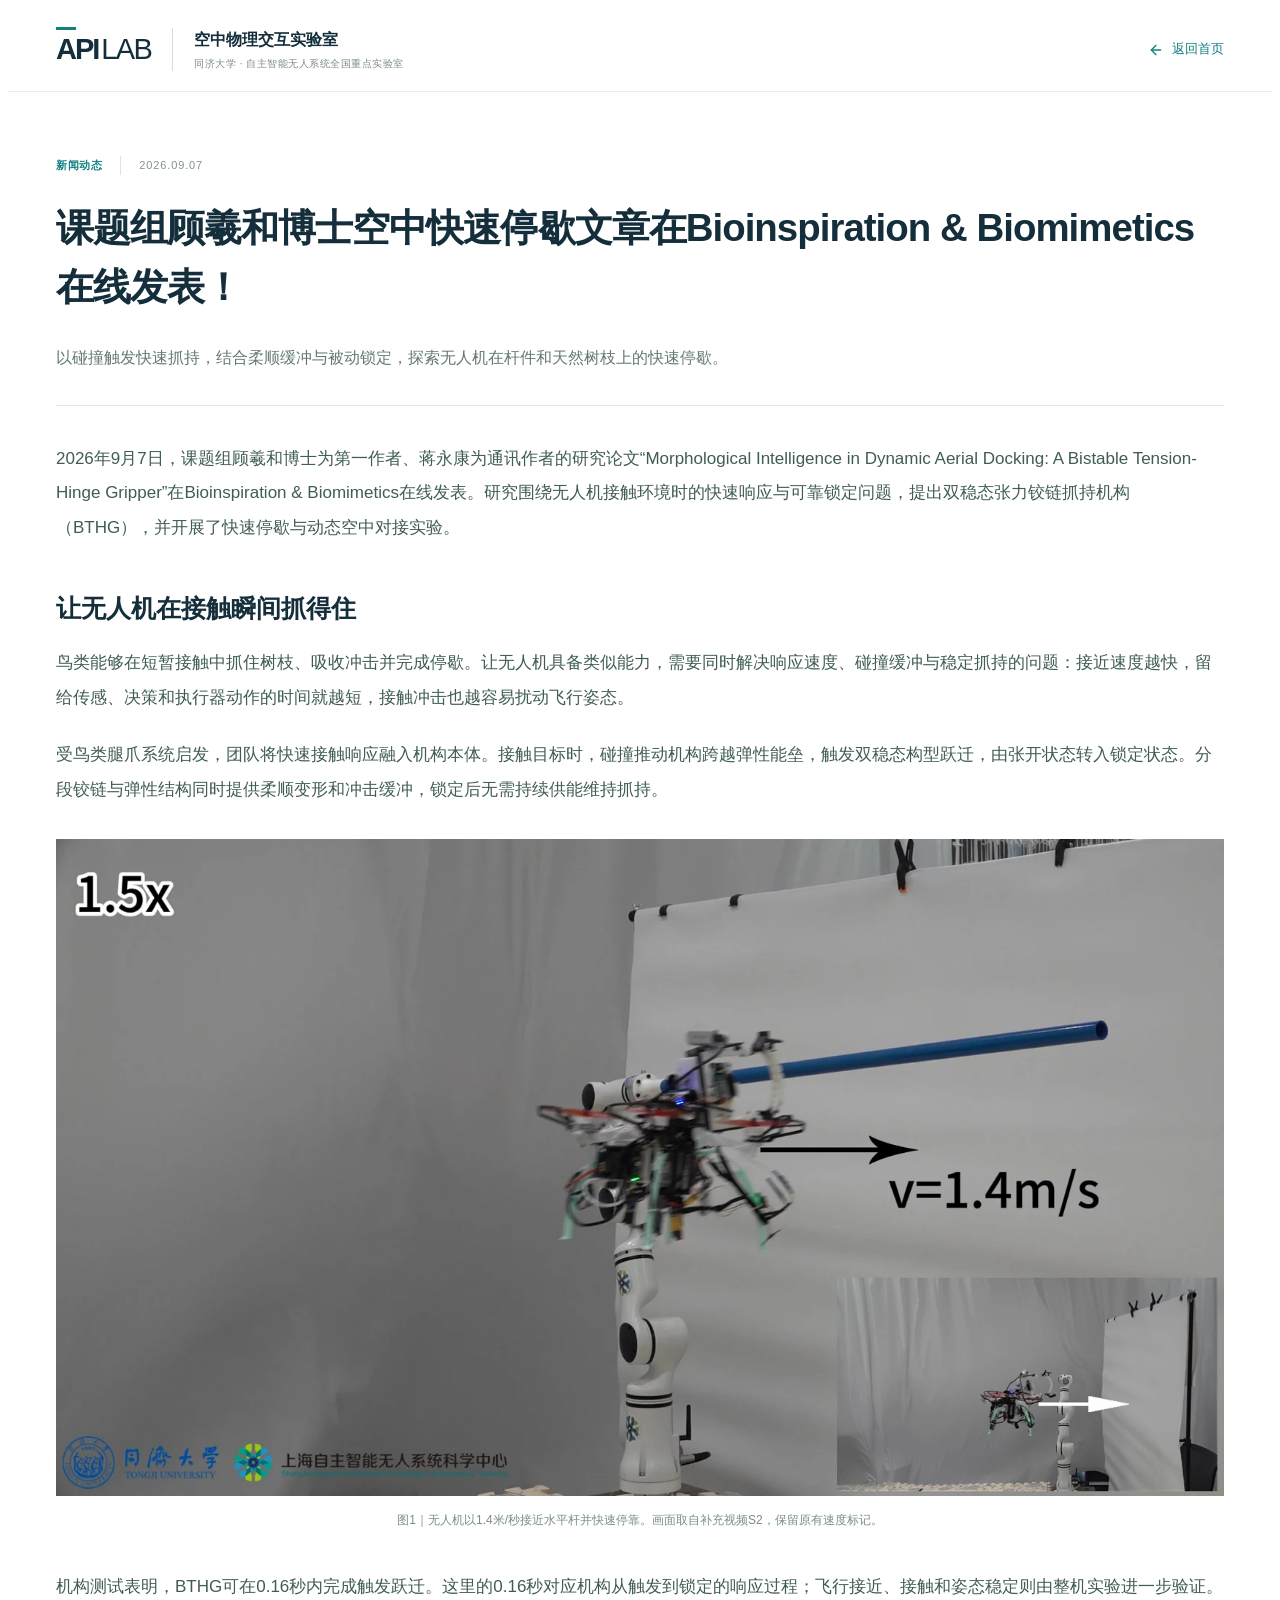
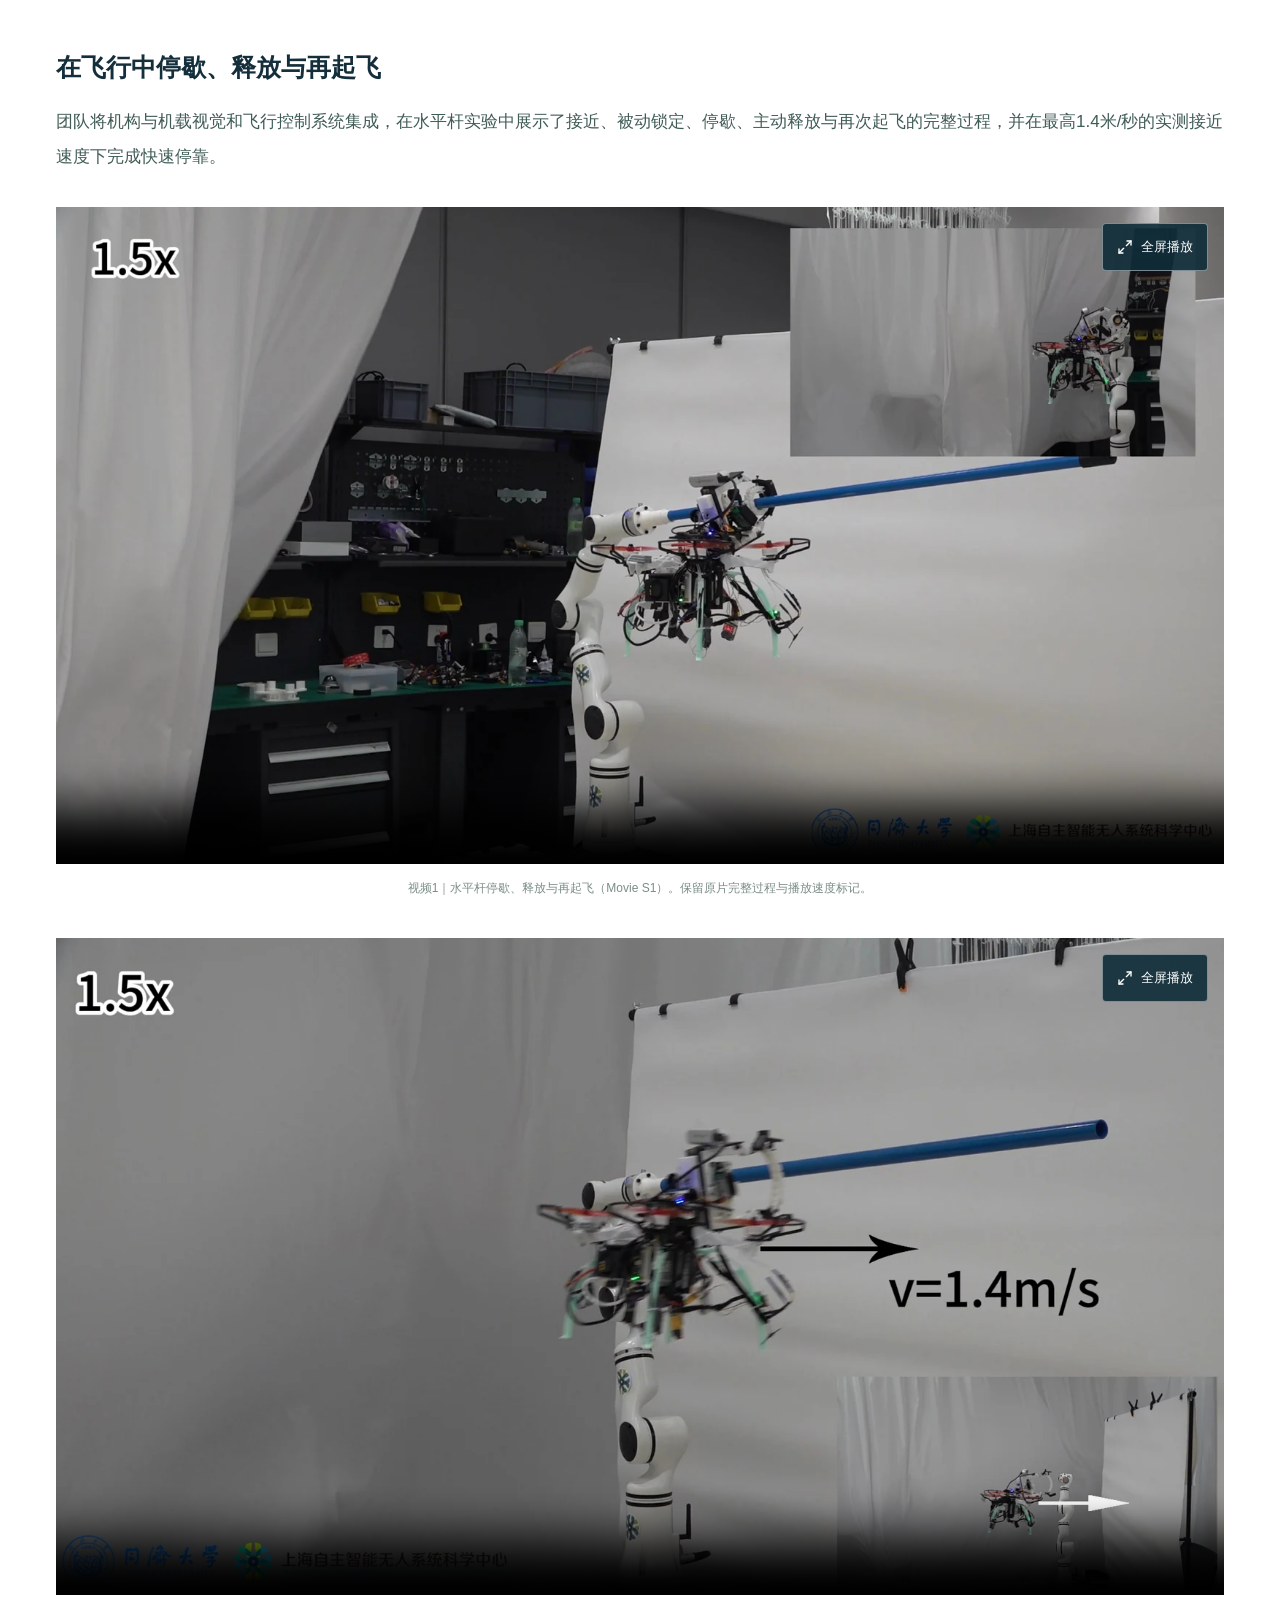
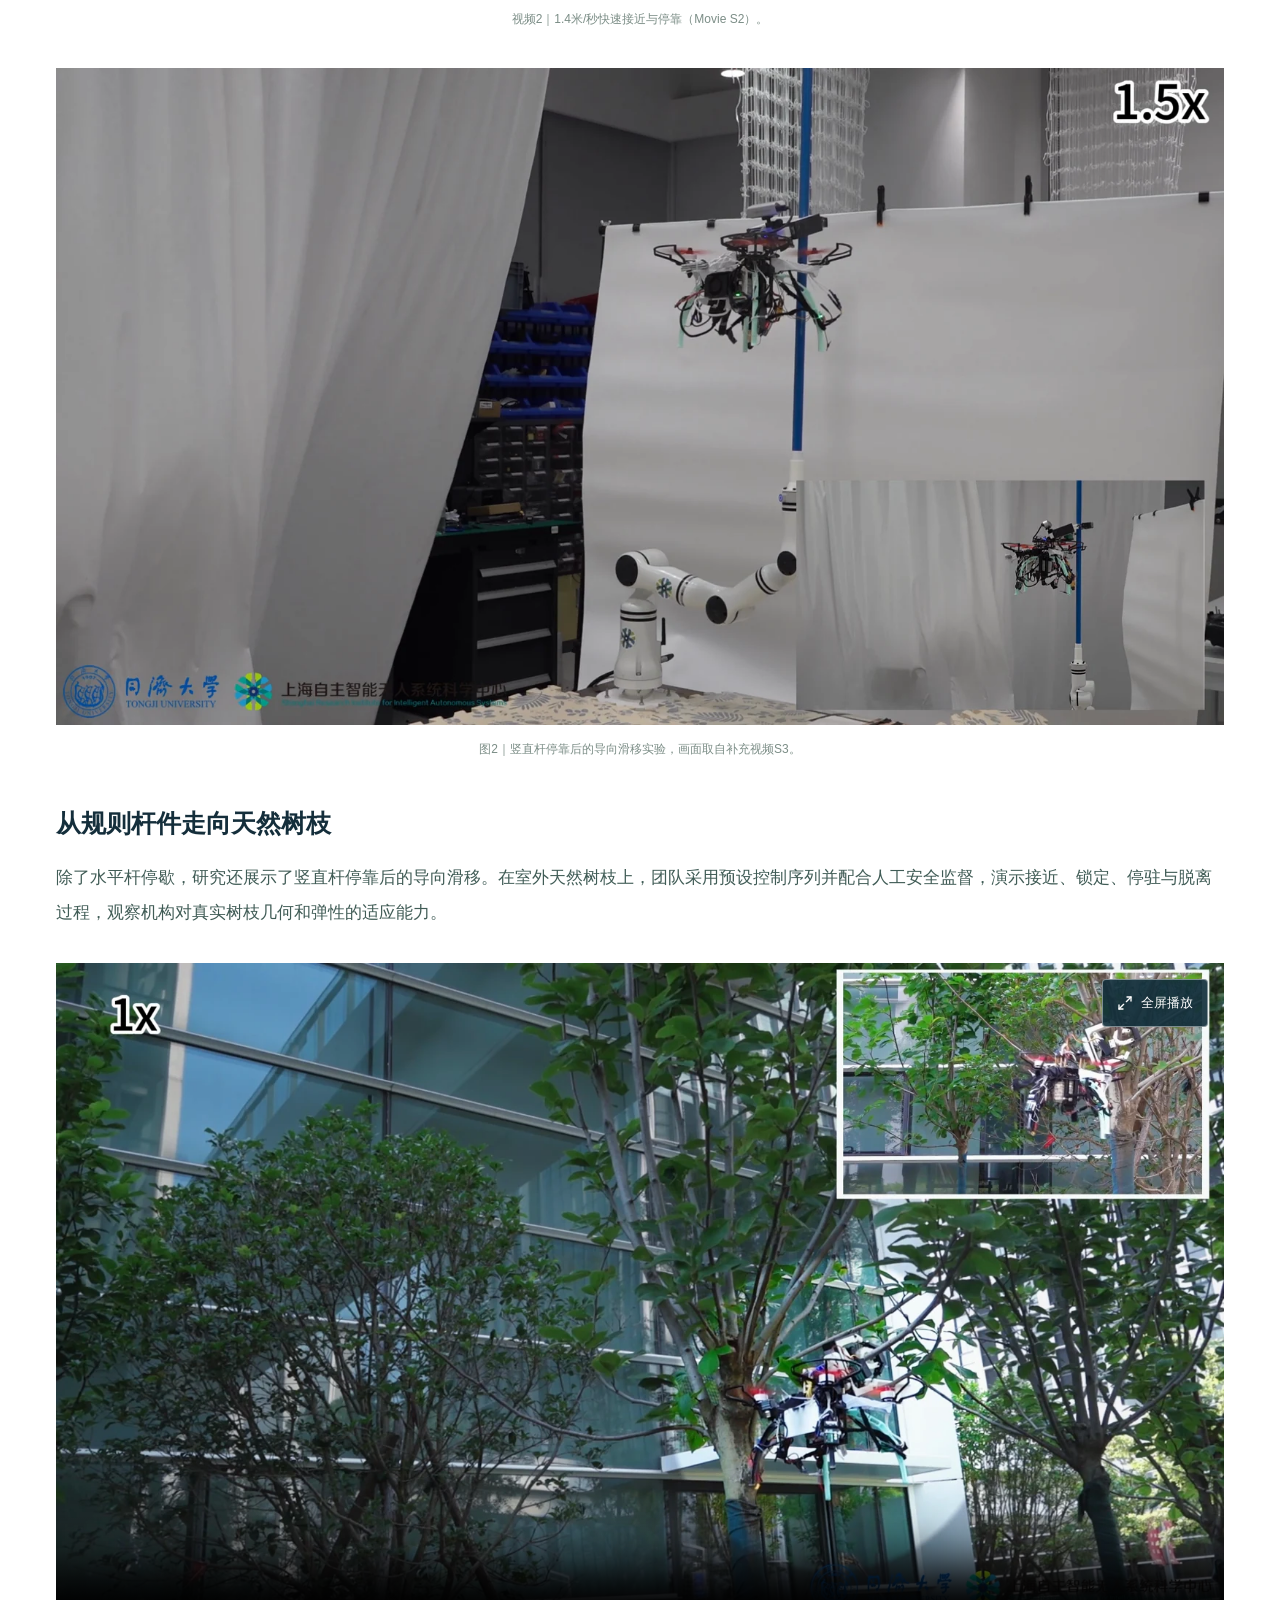
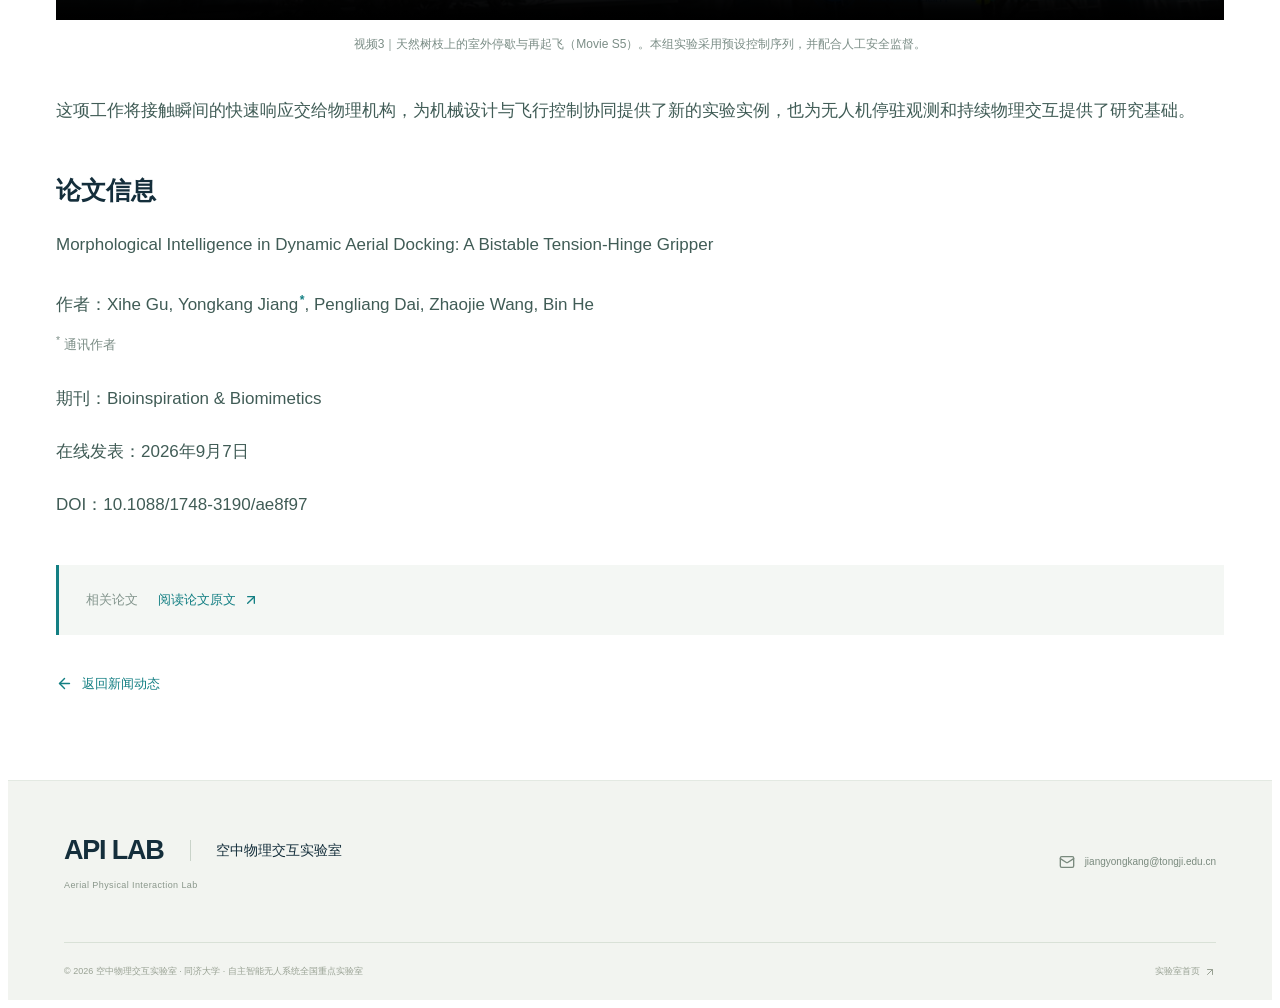
<file: news/bb-20260907/index.html>
<!doctype html><html lang="zh-CN"><head><meta charset="UTF-8"><meta name="viewport" content="width=device-width,initial-scale=1"><meta name="description" content="以碰撞触发快速抓持，结合柔顺缓冲与被动锁定，探索无人机在杆件和天然树枝上的快速停歇。"><meta name="theme-color" content="#12384b"><title>课题组顾羲和博士空中快速停歇文章在Bioinspiration &amp; Biomimetics在线发表！ · 空中物理交互实验室</title><link rel="stylesheet" href="../../assets/public.css?v=9dcf3aba17f4"></head><body><div id="root"><div class="lab-site lab-article-site"><a class="lab-skip" href="#article-content">跳转到正文</a><header class="lab-header lab-article-header"><a href="../../" class="lab-brand" aria-label="空中物理交互实验室 首页"><span class="lab-wordmark">API<span>LAB</span><i></i></span><span class="lab-brand-name">空中物理交互实验室<small>同济大学 · 自主智能无人系统全国重点实验室</small></span></a><a class="lab-article-home" href="../../"><svg xmlns="http://www.w3.org/2000/svg" width="16" height="16" viewBox="0 0 24 24" fill="none" stroke="currentColor" stroke-width="2" stroke-linecap="round" stroke-linejoin="round" class="lucide lucide-arrow-left" aria-hidden="true"><path d="m12 19-7-7 7-7"></path><path d="M19 12H5"></path></svg>返回首页</a></header><main id="article-content" class="lab-article-main"><article><div class="lab-article-meta"><span>新闻动态</span><time dateTime="2026-09-07">2026.09.07</time></div><h1>课题组顾羲和博士空中快速停歇文章在Bioinspiration &amp; Biomimetics在线发表！</h1><p class="lab-article-lead">以碰撞触发快速抓持，结合柔顺缓冲与被动锁定，探索无人机在杆件和天然树枝上的快速停歇。</p><div class="lab-article-body"><div class="lab-article-paragraphs"><p>2026年9月7日，课题组顾羲和博士为第一作者、蒋永康为通讯作者的研究论文“Morphological Intelligence in Dynamic Aerial Docking: A Bistable Tension-Hinge Gripper”在Bioinspiration &amp; Biomimetics在线发表。研究围绕无人机接触环境时的快速响应与可靠锁定问题，提出双稳态张力铰链抓持机构（BTHG），并开展了快速停歇与动态空中对接实验。</p></div><h2>让无人机在接触瞬间抓得住</h2><div class="lab-article-paragraphs"><p>鸟类能够在短暂接触中抓住树枝、吸收冲击并完成停歇。让无人机具备类似能力，需要同时解决响应速度、碰撞缓冲与稳定抓持的问题：接近速度越快，留给传感、决策和执行器动作的时间就越短，接触冲击也越容易扰动飞行姿态。</p></div><div class="lab-article-paragraphs"><p>受鸟类腿爪系统启发，团队将快速接触响应融入机构本体。接触目标时，碰撞推动机构跨越弹性能垒，触发双稳态构型跃迁，由张开状态转入锁定状态。分段铰链与弹性结构同时提供柔顺变形和冲击缓冲，锁定后无需持续供能维持抓持。</p></div><figure class="lab-article-figure"><img src="../../media/bb-2026-movie-s2-poster.webp" alt="图1｜无人机以1.4米/秒接近水平杆并快速停靠。画面取自补充视频S2，保留原有速度标记。" loading="lazy"/><figcaption>图1｜无人机以1.4米/秒接近水平杆并快速停靠。画面取自补充视频S2，保留原有速度标记。</figcaption></figure><div class="lab-article-paragraphs"><p>机构测试表明，BTHG可在0.16秒内完成触发跃迁。这里的0.16秒对应机构从触发到锁定的响应过程；飞行接近、接触和姿态稳定则由整机实验进一步验证。</p></div><h2>在飞行中停歇、释放与再起飞</h2><div class="lab-article-paragraphs"><p>团队将机构与机载视觉和飞行控制系统集成，在水平杆实验中展示了接近、被动锁定、停歇、主动释放与再次起飞的完整过程，并在最高1.4米/秒的实测接近速度下完成快速停靠。</p></div><figure class="lab-article-figure lab-article-video"><div class="lab-article-player"><video src="../../media/bb-2026-movie-s1.mp4" poster="../../media/bb-2026-movie-s1-poster.webp" controls="" playsInline="" preload="none" aria-label="视频1｜水平杆停歇、释放与再起飞（Movie S1）。保留原片完整过程与播放速度标记。">您的浏览器暂不支持视频播放，可<a href="../../media/bb-2026-movie-s1.mp4">打开视频文件</a>观看。</video><button type="button" class="lab-article-fullscreen" aria-label="全屏播放：视频1｜水平杆停歇、释放与再起飞（Movie S1）。保留原片完整过程与播放速度标记。"><svg xmlns="http://www.w3.org/2000/svg" width="16" height="16" viewBox="0 0 24 24" fill="none" stroke="currentColor" stroke-width="2" stroke-linecap="round" stroke-linejoin="round" class="lucide lucide-maximize2 lucide-maximize-2" aria-hidden="true"><path d="M15 3h6v6"></path><path d="m21 3-7 7"></path><path d="m3 21 7-7"></path><path d="M9 21H3v-6"></path></svg>全屏播放</button></div><figcaption>视频1｜水平杆停歇、释放与再起飞（Movie S1）。保留原片完整过程与播放速度标记。</figcaption></figure><figure class="lab-article-figure lab-article-video"><div class="lab-article-player"><video src="../../media/bb-2026-movie-s2.mp4" poster="../../media/bb-2026-movie-s2-poster.webp" controls="" playsInline="" preload="none" aria-label="视频2｜1.4米/秒快速接近与停靠（Movie S2）。">您的浏览器暂不支持视频播放，可<a href="../../media/bb-2026-movie-s2.mp4">打开视频文件</a>观看。</video><button type="button" class="lab-article-fullscreen" aria-label="全屏播放：视频2｜1.4米/秒快速接近与停靠（Movie S2）。"><svg xmlns="http://www.w3.org/2000/svg" width="16" height="16" viewBox="0 0 24 24" fill="none" stroke="currentColor" stroke-width="2" stroke-linecap="round" stroke-linejoin="round" class="lucide lucide-maximize2 lucide-maximize-2" aria-hidden="true"><path d="M15 3h6v6"></path><path d="m21 3-7 7"></path><path d="m3 21 7-7"></path><path d="M9 21H3v-6"></path></svg>全屏播放</button></div><figcaption>视频2｜1.4米/秒快速接近与停靠（Movie S2）。</figcaption></figure><figure class="lab-article-figure"><img src="../../media/bb-2026-movie-s3-poster.webp" alt="图2｜竖直杆停靠后的导向滑移实验，画面取自补充视频S3。" loading="lazy"/><figcaption>图2｜竖直杆停靠后的导向滑移实验，画面取自补充视频S3。</figcaption></figure><h2>从规则杆件走向天然树枝</h2><div class="lab-article-paragraphs"><p>除了水平杆停歇，研究还展示了竖直杆停靠后的导向滑移。在室外天然树枝上，团队采用预设控制序列并配合人工安全监督，演示接近、锁定、停驻与脱离过程，观察机构对真实树枝几何和弹性的适应能力。</p></div><figure class="lab-article-figure lab-article-video"><div class="lab-article-player"><video src="../../media/bb-2026-movie-s5.mp4" poster="../../media/bb-2026-movie-s5-poster.webp" controls="" playsInline="" preload="none" aria-label="视频3｜天然树枝上的室外停歇与再起飞（Movie S5）。本组实验采用预设控制序列，并配合人工安全监督。">您的浏览器暂不支持视频播放，可<a href="../../media/bb-2026-movie-s5.mp4">打开视频文件</a>观看。</video><button type="button" class="lab-article-fullscreen" aria-label="全屏播放：视频3｜天然树枝上的室外停歇与再起飞（Movie S5）。本组实验采用预设控制序列，并配合人工安全监督。"><svg xmlns="http://www.w3.org/2000/svg" width="16" height="16" viewBox="0 0 24 24" fill="none" stroke="currentColor" stroke-width="2" stroke-linecap="round" stroke-linejoin="round" class="lucide lucide-maximize2 lucide-maximize-2" aria-hidden="true"><path d="M15 3h6v6"></path><path d="m21 3-7 7"></path><path d="m3 21 7-7"></path><path d="M9 21H3v-6"></path></svg>全屏播放</button></div><figcaption>视频3｜天然树枝上的室外停歇与再起飞（Movie S5）。本组实验采用预设控制序列，并配合人工安全监督。</figcaption></figure><div class="lab-article-paragraphs"><p>这项工作将接触瞬间的快速响应交给物理机构，为机械设计与飞行控制协同提供了新的实验实例，也为无人机停驻观测和持续物理交互提供了研究基础。</p></div><h2>论文信息</h2><div class="lab-article-paragraphs"><p>Morphological Intelligence in Dynamic Aerial Docking: A Bistable Tension-Hinge Gripper</p></div><div class="lab-article-authors" aria-label="论文作者"><p class="lab-article-author-list"><strong>作者：</strong><span><span class="lab-article-author">Xihe Gu</span></span><span>, <span class="lab-article-author">Yongkang Jiang<sup aria-label="通讯作者">*</sup></span></span><span>, <span class="lab-article-author">Pengliang Dai</span></span><span>, <span class="lab-article-author">Zhaojie Wang</span></span><span>, <span class="lab-article-author">Bin He</span></span></p><p class="lab-article-author-notes"><span><sup>*</sup> 通讯作者</span></p></div><div class="lab-article-paragraphs"><p>期刊：Bioinspiration &amp; Biomimetics</p><p>在线发表：2026年9月7日</p><p>DOI：10.1088/1748-3190/ae8f97</p></div></div><div class="lab-article-source"><span>相关论文</span><a href="https://doi.org/10.1088/1748-3190/ae8f97" target="_blank" rel="noreferrer">阅读论文原文 <svg xmlns="http://www.w3.org/2000/svg" width="16" height="16" viewBox="0 0 24 24" fill="none" stroke="currentColor" stroke-width="2" stroke-linecap="round" stroke-linejoin="round" class="lucide lucide-arrow-up-right" aria-hidden="true"><path d="M7 7h10v10"></path><path d="M7 17 17 7"></path></svg></a></div><a class="lab-article-back" href="../../news/"><svg xmlns="http://www.w3.org/2000/svg" width="17" height="17" viewBox="0 0 24 24" fill="none" stroke="currentColor" stroke-width="2" stroke-linecap="round" stroke-linejoin="round" class="lucide lucide-arrow-left" aria-hidden="true"><path d="m12 19-7-7 7-7"></path><path d="M19 12H5"></path></svg>返回新闻动态</a></article></main><footer class="lab-footer"><div class="lab-container"><div class="lab-footer-top"><div><a href="../../" class="lab-footer-brand">API LAB<span>空中物理交互实验室</span></a><p>Aerial Physical Interaction Lab</p></div><div class="lab-footer-contact"><a href="mailto:jiangyongkang@tongji.edu.cn"><svg xmlns="http://www.w3.org/2000/svg" width="16" height="16" viewBox="0 0 24 24" fill="none" stroke="currentColor" stroke-width="2" stroke-linecap="round" stroke-linejoin="round" class="lucide lucide-mail" aria-hidden="true"><path d="m22 7-8.991 5.727a2 2 0 0 1-2.009 0L2 7"></path><rect x="2" y="4" width="20" height="16" rx="2"></rect></svg>jiangyongkang@tongji.edu.cn</a></div></div><div class="lab-footer-bottom"><span>© <!-- -->2026<!-- --> <!-- -->空中物理交互实验室<!-- --> · <!-- -->同济大学 · 自主智能无人系统全国重点实验室</span><a href="../../">实验室首页 <svg xmlns="http://www.w3.org/2000/svg" width="12" height="12" viewBox="0 0 24 24" fill="none" stroke="currentColor" stroke-width="2" stroke-linecap="round" stroke-linejoin="round" class="lucide lucide-arrow-up-right" aria-hidden="true"><path d="M7 7h10v10"></path><path d="M7 17 17 7"></path></svg></a></div></div></footer></div></div><script type="application/json" id="lab-content" data-page="news" data-root-prefix="../../" data-news-id="n-bb">{"site":{"labName":"空中物理交互实验室","enName":"Aerial Physical Interaction Lab","tagline":"让无人机从空中观察，\n走向与环境交互。","description":"我们研究机器人如何通过结构、感知与控制的协同设计，在复杂环境中可靠地接触、抓取、对接和驻留。以空中物理交互为核心，探索形态智能与自主作业，让无人机成为能够与物理世界持续交互的具身系统。","email":"jiangyongkang@tongji.edu.cn","affiliation":"同济大学 · 自主智能无人系统全国重点实验室","scholar":"https://scholar.google.com/citations?user=xp0Y7bsAAAAJ&hl=en&oi=ao","heroImage":"../../media/hero-campus.jpg","heroVideo":"../../media/docking.mp4","heroVideoPoster":"../../media/docking-poster.jpg","recruitment":"欢迎对机器人机构、空中物理交互、感知与控制感兴趣的同学联系交流。\n我们重视扎实的基础、独立思考与动手实验。来信可附个人简历、研究兴趣和能够说明工作能力的项目或作品。","location":"中国 · 上海 · 同济大学","piName":"蒋永康","piTitle":"助理教授 · 课题组负责人","piBio":"蒋永康，同济大学自主智能无人系统全国重点实验室教师，“空中物理交互实验室”与“地下自然洞穴复合环境模拟实验室”负责人。\n本科与博士均毕业于北京航空航天大学，曾在瑞士洛桑联邦理工学院（EPFL）开展访问研究。聚焦智能机器人、空中无人系统与具身交互，研究机构、感知与控制如何协同支撑真实环境中的自主作业。","piPhoto":"../../media/jiang-yongkang.jpg","piProfile":"https://faculty.tongji.edu.cn/jiangyongkang/zh_CN/index.htm","showPublications":true,"piDetails":{"intro":"蒋永康，同济大学自主智能无人系统全国重点实验室，上海市“晨光学者”，上海市“东方英才”团队核心骨干。本博毕业于北京航空航天大学，瑞士洛桑联邦理工学院（EPFL）访问学者。同济大学“空中物理交互实验室”与“地下自然洞穴复合环境模拟实验室”负责人，聚焦智能机器人、空中无人系统与具身交互等前沿领域研究。在Science Advances, Cell Reports Physical Science, Soft Robotics, IEEE/ASME T-MECH, IEEE TIE，IEEE RAL, BB, ICRA, IROS等国际期刊与学术会议上发表学术论文30余篇（一作/通讯20余篇），申请/授权发明专利10余项（美国专利1项），相关成果被美国两院院士/MIT教授Daniela Rus, 哈佛大学Robert Howe教授、Katia Bertoldi教授等知名学者在Science Robotics, Advanced Materials, TRO等期刊引用并高度评价。\n\n主持国自然面上，国自然青基、国家重点研发计划子课题、上海市“晨光计划”项目等，参与上海市重大专项、JKW \"1XX\"专项重点课题等项目多项。入选2025年同济大学优秀班主任，主讲课程“人工智能前沿进展与应用”入选教育部人工智能前沿主题微课程项目、同济大学研究生线上精品课程教改项目、同济大学智慧课程教改项目。作为指导教师/领队，获得2025工信部新域新质创新大赛全国二等奖、2025国际人形机器人技能大赛-具身智能应用场景挑战赛第一名等荣誉。同时，担任中国生物医学工程学会康复工程分会青年委员、国际期刊客座编辑、IEEE国际会议 Technical Committee Chairs，以及NC, T-RO,SORO, T-MECH, RA-L, ICRA, IROS等国际知名期刊与会议的审稿人。\n\n主持研发复杂自然环境自驻式无人机系统平台-“智能飞鸟”，突破无人机在密林、管道、洞穴等受限环境中的停歇、避障与持续监测难题。成果受到了xxx战区领导积极评价，入选同济大学招生宣传片，获首轮浦东人工智能种子基金支持与2025工信部新域新质创新大赛全国二等奖等重要奖励，在央视新闻频道（CCTV-13）《朝闻天下》、央视综合频道（CCTV-1）《晚间新闻》等进行综合报道。已与30余家部队单位及XX国安单位合作，签署多项产品试用意向/采购合同，已经交付产品样机参加XX演训，服务军事国防等国家重大战略需求。主持研发的“智能飞鸟”-多模态自适应无人机停歇系统，实现了在管道、岩石、电缆、墙体等多类自然与人工环境结构的自主稳定停歇，在“伪装驻留—智能感知—精准摧毁”新质战斗力生成等方面具有重要应用前景。","sourceUrl":"https://faculty.tongji.edu.cn/jiangyongkang/zh_CN/index.htm","sections":[],"education":[],"experience":[]}},"research":[{"id":"r-interaction","title":"空中物理交互与形态智能","subtitle":"Aerial interaction & morphological intelligence","summary":"把结构的力学特性融入机器人能力，研究接触、抓取与对接过程中的快速响应和飞行稳定性。","body":"空中机器人与环境发生接触时，结构响应和飞行运动会相互影响。我们结合机构设计、动力学分析与实验，探索形态智能在快速抓取、动态对接和空中操作中的作用。\n相关公开工作包括双稳态抓取机构和动态空中对接。","cover":"../../media/docking-poster.jpg","video":"../../media/docking.mp4","tags":["形态智能","动态对接","机器人机构"]},{"id":"r-perching","title":"自主停歇与长时驻留","subtitle":"Perching & sustained observation","summary":"利用树枝、杆件及空间结构支撑无人机，研究从飞行到停歇、驻留监测与再起飞的完整过程。","body":"停歇为无人机提供了持续接触环境、降低驻留能耗的另一种方式。我们研究环境适配结构、抓附过程与整机协同，探索面向森林生态监测、应急感知和复杂空间巡检的自驻式平台。\n智能飞鸟是这一研究方向的代表性系统。","cover":"../../media/perching.jpg","video":"","tags":["自适应停歇","环境交互","智能飞鸟"]},{"id":"r-reconfigurable","title":"变刚度与可重构机器人","subtitle":"Variable stiffness & reconfigurable robotics","summary":"通过双稳态、阻塞与柔顺机构调节形态和力学性能，让机器人适应不同任务与接触条件。","body":"机器人的能力不仅来自算法，也来自结构本身。我们围绕可调刚度、能量调控与可重构机构开展研究，将物理机制与系统设计结合。\n公开成果涵盖链状颗粒阻塞、可编程双稳态执行器以及环境辅助的空中原位工具生成。","cover":"../../media/morphology.jpg","video":"../../media/toolmaking.mp4","tags":["变刚度","双稳态","可重构机构"]},{"id":"r-perception","title":"多模态感知与自主控制","subtitle":"Multimodal perception & autonomous control","summary":"结合视觉、触觉与运动状态信息，研究交互过程中的状态判断、感知重构与闭环控制。","body":"可靠的物理交互需要理解接触和运动状态。我们研究多模态感知、触觉重构、状态估计及感知控制协同方法，并通过真实机器人平台验证。\n相关公开研究包括面向边缘应用的数据驱动动态触觉感知，以及视觉反馈下的空中操作。","cover":"../../media/toolmaking-poster.jpg","video":"../../media/toolmaking.mp4","tags":["视觉与触觉","状态估计","自主作业"]}],"publications":[{"id":"cv-paper-01","title":"Morphological intelligence for dynamic aerial interactions","authors":"Jiang Yongkang#, Li Junjin#, Meng Shuyu, et al.","venue":"Science Advances","year":2026,"doi":"","url":"","image":"","status":"已接收","topic":"","details":"","kind":"期刊论文"},{"id":"cv-paper-02","title":"Autonomous Top-Perching with an Asymmetric Bistable Claw","authors":"Jiang Yongkang#, Zhang Shenli#, Liang Yida, et al.","venue":"Cell Reports Physical Science","year":2026,"doi":"","url":"","image":"","status":"已接收","topic":"","details":"","kind":"期刊论文"},{"id":"cv-paper-03","title":"Ultra-tunable bistable structures for universal robotic applications","authors":"Jiang Yongkang, Li Yingtian, Liu Ke, et al.","venue":"Cell Reports Physical Science","year":2023,"doi":"10.1016/j.xcrp.2023.101365","url":"","image":"","status":"已发表","topic":"","details":"4(5): 101365","kind":"期刊论文"},{"id":"cv-paper-05","title":"Reprogrammable bistable actuators for multimodal, fast, and ultra-sensitive grasping","authors":"Jiang Yongkang, Tong Xin, Li Jian, et al.","venue":"IEEE/ASME Transactions on Mechatronics","year":2024,"doi":"10.1109/TMECH.2023.3318976","url":"","image":"","status":"已发表","topic":"","details":"29(2): 984–994","kind":"期刊论文"},{"id":"cv-paper-06","title":"Dynamic Tactile Sensor (DTS) with Data-driven Super-resolution for Edge Applications","authors":"Zhou Yanmin, Luo Yijie, Li Jie, Wang Yafei, Wang Zhipeng, Jiang Yongkang*, He Bin","venue":"IEEE Transactions on Industrial Electronics","year":2026,"doi":"10.1109/TIE.2025.3598207","url":"","image":"","status":"已发表","topic":"","details":"73(2): 2554–2563","kind":"期刊论文"},{"id":"cv-paper-07","title":"Shaping by Contact: Aerial In-Situ Toolmaking with a Variable-Stiffness Manipulator","authors":"Jiang Yongkang, Zheng Zhuoming, Chen Chaojun, et al.","venue":"IEEE Robotics and Automation Letters","year":2026,"doi":"10.1109/lra.2026.3728697","url":"","image":"","status":"已发表","topic":"","details":"11(10): 12216–12223","kind":"期刊论文"},{"id":"cv-paper-08","title":"Morphological Intelligence in Dynamic Aerial Docking: A Bistable Tension‐Hinge Gripper","authors":"Gu Xihe, Jiang Yongkang*, Pengliang Dai, et al.","venue":"Bioinspiration & Biomimetics","year":2026,"doi":"10.1088/1748-3190/ae8f97","url":"","image":"","status":"已发表","topic":"","details":"21(5): 056004","kind":"期刊论文"},{"id":"cv-paper-11","title":"Robotic flytrap with an ultra-sensitive “trichome” and fast-response “lobes”","authors":"Jiang Yongkang, Li Yingtian, Tong Xin, et al.","venue":"Bioinspiration & Biomimetics","year":2024,"doi":"","url":"","image":"","status":"已发表","topic":"","details":"19: 056017","kind":"期刊论文"},{"id":"cv-paper-12","title":"Developing the robotic space-force boundary of physical interaction perception in an infant way","authors":"Yan Zheng, ..., Jiang Yongkang*, He Bin","venue":"Neurocomputing","year":2026,"doi":"","url":"","image":"","status":"已发表","topic":"","details":"663: 132014","kind":"期刊论文"},{"id":"cv-paper-13","title":"Muscle-inspired stiffness-tunable flexible fiber jamming structure for wearable robots","authors":"Ma Junlin, Chen Diansheng, …, Jiang Yongkang*","venue":"Smart Materials and Structures","year":2024,"doi":"","url":"","image":"","status":"已发表","topic":"","details":"33(5): 055002","kind":"期刊论文"},{"id":"cv-paper-14","title":"A single-tube braided stent for various airway structures","authors":"Tong Xin#, Jiang Yongkang#, Mo Fei, et al.","venue":"Frontiers in Bioengineering and Biotechnology","year":2023,"doi":"","url":"","image":"","status":"已发表","topic":"","details":"11: 1152412","kind":"期刊论文"},{"id":"cv-paper-15","title":"When birds meet fish: vision-force fusion for autonomous underwater docking in cross-domain avian-aquatic collaboration","authors":"Liu Hongchang, Wang Ruiheng, Jiang Yongkang*, et al.","venue":"IEEE International Conference on Robotics and Automation (ICRA)","year":2026,"doi":"","url":"","image":"","status":"已发表","topic":"","details":"","kind":"会议论文"},{"id":"cv-paper-16","title":"Ultrafast capturing in-flight objects with reprogrammable working speed ranges","authors":"Jiang Yongkang, Tong Xin, Sun Zhongqing, et al.","venue":"IEEE International Conference on Robotics and Automation (ICRA)","year":2024,"doi":"","url":"","image":"","status":"已发表","topic":"","details":"9335–9341","kind":"会议论文"},{"id":"cv-paper-17","title":"Micro-UAV with Ant-Inspired Bistable Gripper for Adaptive Perching and Wildlife Detection","authors":"Liu Yuan, ... Yongkang Jiang*, etc.","venue":"IEEE/RSJ International Conference on Intelligent Robots and Systems (IROS)","year":2025,"doi":"","url":"","image":"","status":"已发表","topic":"","details":"10289–10294","kind":"会议论文"},{"id":"cv-paper-22","title":"All-fabric bi-directional actuators for multi-joint assistance of upper limb","authors":"Ma junlin, …, Jiang Yongkang","venue":"Journal of Bionic Engineering","year":2023,"doi":"10.1007/s42235-023-00415-0","url":"","image":"","status":"已发表","topic":"","details":"20(6): 2661–2669","kind":"期刊论文"},{"id":"cv-paper-23","title":"Heatmap Pooling Network for Action Recognition From RGB Videos","authors":"Liu mengyuan, Liu Jinfu, Jiang Yongkang, He Bin","venue":"IEEE Transactions on Pattern Analysis and Machine Intelligence","year":2026,"doi":"10.1109/tpami.2025.3640697","url":"","image":"","status":"已发表","topic":"","details":"48(3): 3726–3743","kind":"期刊论文"},{"id":"cv-paper-24","title":"A Bio-Functional Mimetic Robot for Versatile Tasks From Cross-Scale Manipulation to Limb-Tool Integration","authors":"Tong Xin, ..., Jiang Yongkang, Yang Yang, Li Yingtian","venue":"Advanced Science","year":2026,"doi":"10.1002/advs.76527","url":"","image":"","status":"已发表","topic":"","details":"13(51): e76527","kind":"期刊论文"},{"id":"cv-paper-28","title":"X-Tacformer : Spatio-tempral Attention Model for Tactile Recognition","authors":"Hu Jiarui, …, Jiang Yongkang, He Bin","venue":"IEEE International Conference on Robotics and Automation (ICRA)","year":2024,"doi":"","url":"","image":"","status":"已发表","topic":"","details":"","kind":"会议论文"}],"members":[],"news":[{"id":"n-bb","slug":"bb-20260907","hidden":false,"title":"课题组顾羲和博士空中快速停歇文章在Bioinspiration & Biomimetics在线发表！","date":"2026-09-07","summary":"以碰撞触发快速抓持，结合柔顺缓冲与被动锁定，探索无人机在杆件和天然树枝上的快速停歇。","body":"2026年9月7日，课题组顾羲和博士为第一作者、蒋永康为通讯作者的研究论文“Morphological Intelligence in Dynamic Aerial Docking: A Bistable Tension-Hinge Gripper”在Bioinspiration & Biomimetics在线发表。研究围绕无人机接触环境时的快速响应与可靠锁定问题，提出双稳态张力铰链抓持机构（BTHG），并开展了快速停歇与动态空中对接实验。\n\n让无人机在接触瞬间抓得住\n\n鸟类能够在短暂接触中抓住树枝、吸收冲击并完成停歇。让无人机具备类似能力，需要同时解决响应速度、碰撞缓冲与稳定抓持的问题：接近速度越快，留给传感、决策和执行器动作的时间就越短，接触冲击也越容易扰动飞行姿态。\n\n受鸟类腿爪系统启发，团队将快速接触响应融入机构本体。接触目标时，碰撞推动机构跨越弹性能垒，触发双稳态构型跃迁，由张开状态转入锁定状态。分段铰链与弹性结构同时提供柔顺变形和冲击缓冲，锁定后无需持续供能维持抓持。\n\n机构测试表明，BTHG可在0.16秒内完成触发跃迁。这里的0.16秒对应机构从触发到锁定的响应过程；飞行接近、接触和姿态稳定则由整机实验进一步验证。\n\n在飞行中停歇、释放与再起飞\n\n团队将机构与机载视觉和飞行控制系统集成，在水平杆实验中展示了接近、被动锁定、停歇、主动释放与再次起飞的完整过程，并在最高1.4米/秒的实测接近速度下完成快速停靠。\n\n从规则杆件走向天然树枝\n\n除了水平杆停歇，研究还展示了竖直杆停靠后的导向滑移。在室外天然树枝上，团队采用预设控制序列并配合人工安全监督，演示接近、锁定、停驻与脱离过程，观察机构对真实树枝几何和弹性的适应能力。\n\n这项工作将接触瞬间的快速响应交给物理机构，为机械设计与飞行控制协同提供了新的实验实例，也为无人机停驻观测和持续物理交互提供了研究基础。\n\n论文信息\n\nMorphological Intelligence in Dynamic Aerial Docking: A Bistable Tension-Hinge Gripper\n\n作者：Xihe Gu, Yongkang Jiang*, Pengliang Dai, Zhaojie Wang, Bin He\n期刊：Bioinspiration & Biomimetics\n在线发表：2026年9月7日\nDOI：10.1088/1748-3190/ae8f97","image":"../../media/bb-2026-movie-s5-poster.webp","video":"../../media/bb-2026-movie-s5.mp4","url":"https://doi.org/10.1088/1748-3190/ae8f97","blocks":[{"type":"paragraph","text":"2026年9月7日，课题组顾羲和博士为第一作者、蒋永康为通讯作者的研究论文“Morphological Intelligence in Dynamic Aerial Docking: A Bistable Tension-Hinge Gripper”在Bioinspiration & Biomimetics在线发表。研究围绕无人机接触环境时的快速响应与可靠锁定问题，提出双稳态张力铰链抓持机构（BTHG），并开展了快速停歇与动态空中对接实验。"},{"type":"heading","text":"让无人机在接触瞬间抓得住"},{"type":"paragraph","text":"鸟类能够在短暂接触中抓住树枝、吸收冲击并完成停歇。让无人机具备类似能力，需要同时解决响应速度、碰撞缓冲与稳定抓持的问题：接近速度越快，留给传感、决策和执行器动作的时间就越短，接触冲击也越容易扰动飞行姿态。"},{"type":"paragraph","text":"受鸟类腿爪系统启发，团队将快速接触响应融入机构本体。接触目标时，碰撞推动机构跨越弹性能垒，触发双稳态构型跃迁，由张开状态转入锁定状态。分段铰链与弹性结构同时提供柔顺变形和冲击缓冲，锁定后无需持续供能维持抓持。"},{"type":"image","src":"../../media/bb-2026-movie-s2-poster.webp","caption":"图1｜无人机以1.4米/秒接近水平杆并快速停靠。画面取自补充视频S2，保留原有速度标记。"},{"type":"paragraph","text":"机构测试表明，BTHG可在0.16秒内完成触发跃迁。这里的0.16秒对应机构从触发到锁定的响应过程；飞行接近、接触和姿态稳定则由整机实验进一步验证。"},{"type":"heading","text":"在飞行中停歇、释放与再起飞"},{"type":"paragraph","text":"团队将机构与机载视觉和飞行控制系统集成，在水平杆实验中展示了接近、被动锁定、停歇、主动释放与再次起飞的完整过程，并在最高1.4米/秒的实测接近速度下完成快速停靠。"},{"type":"video","src":"../../media/bb-2026-movie-s1.mp4","poster":"../../media/bb-2026-movie-s1-poster.webp","caption":"视频1｜水平杆停歇、释放与再起飞（Movie S1）。保留原片完整过程与播放速度标记。"},{"type":"video","src":"../../media/bb-2026-movie-s2.mp4","poster":"../../media/bb-2026-movie-s2-poster.webp","caption":"视频2｜1.4米/秒快速接近与停靠（Movie S2）。"},{"type":"image","src":"../../media/bb-2026-movie-s3-poster.webp","caption":"图2｜竖直杆停靠后的导向滑移实验，画面取自补充视频S3。"},{"type":"heading","text":"从规则杆件走向天然树枝"},{"type":"paragraph","text":"除了水平杆停歇，研究还展示了竖直杆停靠后的导向滑移。在室外天然树枝上，团队采用预设控制序列并配合人工安全监督，演示接近、锁定、停驻与脱离过程，观察机构对真实树枝几何和弹性的适应能力。"},{"type":"video","src":"../../media/bb-2026-movie-s5.mp4","poster":"../../media/bb-2026-movie-s5-poster.webp","caption":"视频3｜天然树枝上的室外停歇与再起飞（Movie S5）。本组实验采用预设控制序列，并配合人工安全监督。"},{"type":"paragraph","text":"这项工作将接触瞬间的快速响应交给物理机构，为机械设计与飞行控制协同提供了新的实验实例，也为无人机停驻观测和持续物理交互提供了研究基础。"},{"type":"heading","text":"论文信息"},{"type":"paragraph","text":"Morphological Intelligence in Dynamic Aerial Docking: A Bistable Tension-Hinge Gripper"},{"type":"authors","authors":[{"name":"Xihe Gu"},{"name":"Yongkang Jiang","corresponding":true},{"name":"Pengliang Dai"},{"name":"Zhaojie Wang"},{"name":"Bin He"}]},{"type":"paragraph","text":"期刊：Bioinspiration & Biomimetics\n在线发表：2026年9月7日\nDOI：10.1088/1748-3190/ae8f97"}]}],"gallery":[{"id":"g-docking","title":"动态空中对接","caption":"已发表研究的实机演示","kind":"video","image":"../../media/docking-poster.jpg","url":"../../media/docking.mp4"},{"id":"g-tools","title":"空中原位工具生成","caption":"与环境接触，调整结构形态","kind":"video","image":"../../media/toolmaking-poster.jpg","url":"../../media/toolmaking.mp4"},{"id":"g-cave","title":"复杂环境实验平台","caption":"地下自然洞穴复合环境模拟场地","kind":"image","image":"../../media/cave-lab.jpg","url":"../../media/cave-lab.jpg"},{"id":"g-campus","title":"我们的科研环境","caption":"上海自主智能无人系统科学中心","kind":"image","image":"../../media/hero-campus.jpg","url":"../../media/hero-campus.jpg"},{"id":"g-optical","title":"系统验证与实验","caption":"机器人运动与交互验证场地","kind":"image","image":"../../media/optical-lab.jpg","url":"../../media/optical-lab.jpg"}],"patents":[{"id":"cv-patent-01","title":"面向无人机***结构","year":2025,"category":"中国 · 发明专利","status":"已授权","role":"","details":"发明人：蒋永康，郑卓鸣，韩宇轩，何斌\n编号：ZL202411924953.7\n日期：2025.10.10"},{"id":"cv-patent-02","title":"面向无人机***机构","year":2025,"category":"中国 · 发明专利","status":"已授权","role":"","details":"发明人：蒋永康，何斌，王志鹏，周艳敏，张沈力，李军锦\n编号：ZL202411924955.6\n日期：2025.09.23"},{"id":"cv-patent-03","title":"面向无人机***机构","year":2025,"category":"中国 · 发明专利","status":"已授权","role":"","details":"发明人：蒋永康，何斌，周艳敏，王志鹏，李军锦，张沈力\n编号：ZL202411874147.3\n日期：2025.10.31"},{"id":"cv-patent-04","title":"无人机***装置","year":2025,"category":"中国 · 发明专利","status":"公布","role":"","details":"发明人：蒋永康，何斌，王志鹏，周艳敏，张沈力，孙一鸣\n编号：CN2025108952472\n日期：2025.06.30"},{"id":"cv-patent-05","title":"柔性机械臂***装置","year":2025,"category":"中国 · 发明专利","status":"公布","role":"","details":"发明人：蒋永康，林世豪，高阳洋，郑卓鸣，何斌\n编号：CN2025119719999\n日期：2025.12.25"},{"id":"cv-patent-06","title":"Unmanned aerial vehicle *** apparatuses","year":2025,"category":"美国 · 发明专利","status":"受理","role":"","details":"发明人：Bin He, Yongkang Jiang, Zhipeng Wang, Yanmin Zhou, Shenli Zhang, Yiming Sun\n编号：US 19/396, 273\n日期：2025.12.15"},{"id":"cv-patent-07","title":"旋翼***机构","year":2025,"category":"中国 · 发明专利","status":"已授权","role":"","details":"发明人：周艳敏，韩宇轩，蒋永康，李军锦，何斌\n编号：ZL202411987988.5\n日期：2025.10.03"},{"id":"cv-patent-08","title":"人体行为***方法及装置","year":2025,"category":"中国 · 发明专利","status":"已授权","role":"","details":"发明人：刘梦源，李培铭，刘宏，蒋永康，何斌\n编号：ZL202510588159.8\n日期：2025.07.11"},{"id":"cv-patent-09","title":"人体***方法及装置","year":2025,"category":"中国 · 发明专利","status":"已授权","role":"","details":"发明人：刘梦源，王鑫舜，方锺滨，蒋永康，何斌\n编号：ZL202510595696.5\n日期：2025.08.15"}],"projects":[{"id":"cv-project-01","title":"软体球囊***机制研究","year":2024,"category":"上海市“晨光计划”人才项目","status":"结题","role":"主持","details":"项目编号：23CGA26\n资助期：2024/1-2025/12\n项目经费：6万元"},{"id":"cv-project-02","title":"面向无人机***研究","year":2027,"category":"国家自然科学基金面上项目","status":"2027年起资助","role":"主持","details":"项目编号：62673362\n资助期：2027/1-2030/12\n项目经费：50万元"},{"id":"cv-project-03","title":"软体腔道机器人***研究","year":2024,"category":"国家自然科学基金青年项目","status":"在研","role":"主持","details":"项目编号：62303443\n资助期：2024/1-2026/12\n项目经费：30万元"},{"id":"cv-project-04","title":"轻量化机器人***技术","year":2025,"category":"国家重点研发计划项目子课题","status":"在研","role":"主持","details":"项目编号：2024YFB4709800\n资助期：2025/1-2027/12\n子课题经费：85万元"},{"id":"cv-project-05","title":"微型软体机器人***研究","year":2024,"category":"中央高校基本科研业务费专项资金","status":"结题","role":"主持","details":"项目编号：22120240301\n资助期：2024/4-2026/3\n项目经费：12万元"},{"id":"cv-project-10","title":"人形机器人***研究","year":2025,"category":"国家自然科学基金面上项目","status":"在研","role":"参与","details":"项目编号：62473294\n资助期：2025.1-2028.12\n项目经费：50万元"}],"awards":[{"id":"cv-award-01","title":"上海市教育委员会 “晨光学者”","year":2023,"details":"","category":"人才荣誉","status":"","role":""},{"id":"cv-award-02","title":"上海市人才工作局 “东方英才”团队核心骨干","year":2024,"details":"","category":"人才荣誉","status":"","role":""},{"id":"cv-award-03","title":"工信部2025新域新质创新大赛 全国总决赛 二等奖","year":2025,"details":"","category":"竞赛指导","status":"","role":"指导教师/领队"},{"id":"cv-award-04","title":"国际人形机器人技能大赛-具身智能应用场景挑战赛 第一名","year":2025,"details":"","category":"竞赛指导","status":"","role":"指导教师/领队"},{"id":"cv-award-05","title":"中国国际大学生创新大赛 上海市金奖","year":2026,"details":"","category":"竞赛指导","status":"","role":"指导教师"},{"id":"cv-award-06","title":"“天骄湾”杯-智能系统创新创业大赛 第二名","year":2025,"details":"","category":"竞赛指导","status":"","role":"指导教师"},{"id":"cv-award-07","title":"“天骄湾杯”环同济数智城市创新创业大赛 三等奖","year":2025,"details":"","category":"竞赛指导","status":"","role":"指导教师"},{"id":"cv-award-08","title":"中国国际大学生创新大赛同济大学校内赛 金奖","year":2026,"details":"","category":"竞赛指导","status":"","role":"指导教师"},{"id":"cv-award-09","title":"中国国际大学生创新大赛同济大学校内赛 金奖","year":2025,"details":"","category":"竞赛指导","status":"","role":"指导教师"},{"id":"cv-award-10","title":"全国大学生统计建模大赛 上海市一等奖","year":2026,"details":"","category":"竞赛指导","status":"","role":"指导教师"},{"id":"cv-award-11","title":"同济大学大学生创新学术论坛 一等奖","year":2025,"details":"","category":"竞赛指导","status":"","role":"指导教师"},{"id":"cv-award-12","title":"同济大学本科生学科竞赛优秀指导教师","year":2025,"details":"","category":"教学荣誉","status":"","role":""},{"id":"cv-award-13","title":"同济大学 优秀班主任","year":2025,"details":"","category":"教学荣誉","status":"","role":""},{"id":"cv-award-14","title":"IOP Publishing Outstanding Reviewer Awards","year":2024,"details":"","category":"学术服务","status":"","role":""},{"id":"cv-award-15","title":"IOP Publishing Trusted Reviewer","year":2023,"details":"","category":"学术服务","status":"","role":""},{"id":"cv-award-16","title":"首届北京交叉科学大会 “优秀报告”","year":2023,"details":"","category":"奖励与荣誉","status":"","role":""},{"id":"cv-award-17","title":"第八届软体机器人大会-软体机器人创新设计竞赛  “优秀奖”两项","year":2023,"details":"","category":"竞赛指导","status":"","role":"指导教师"}]}</script><script type="module" src="../../assets/public.js?v=56708e7f56c0"></script></body></html>
</file>
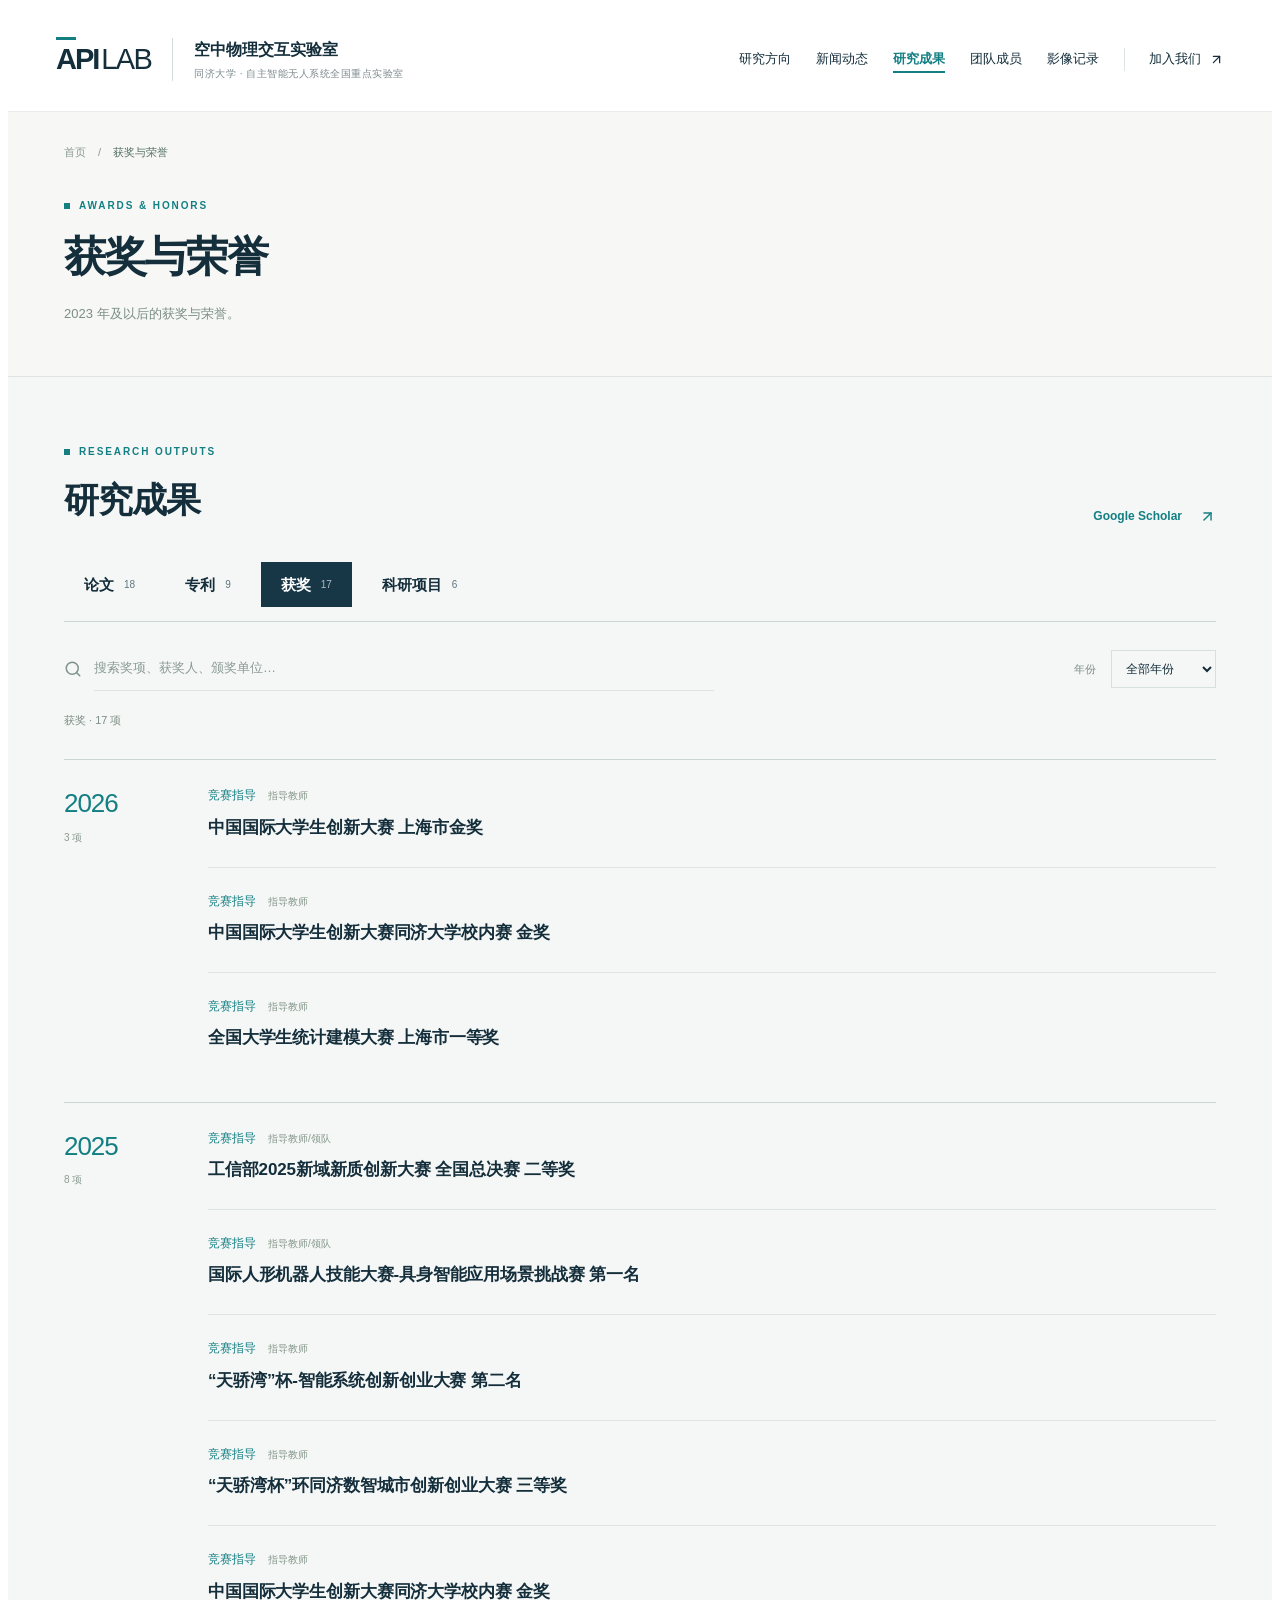
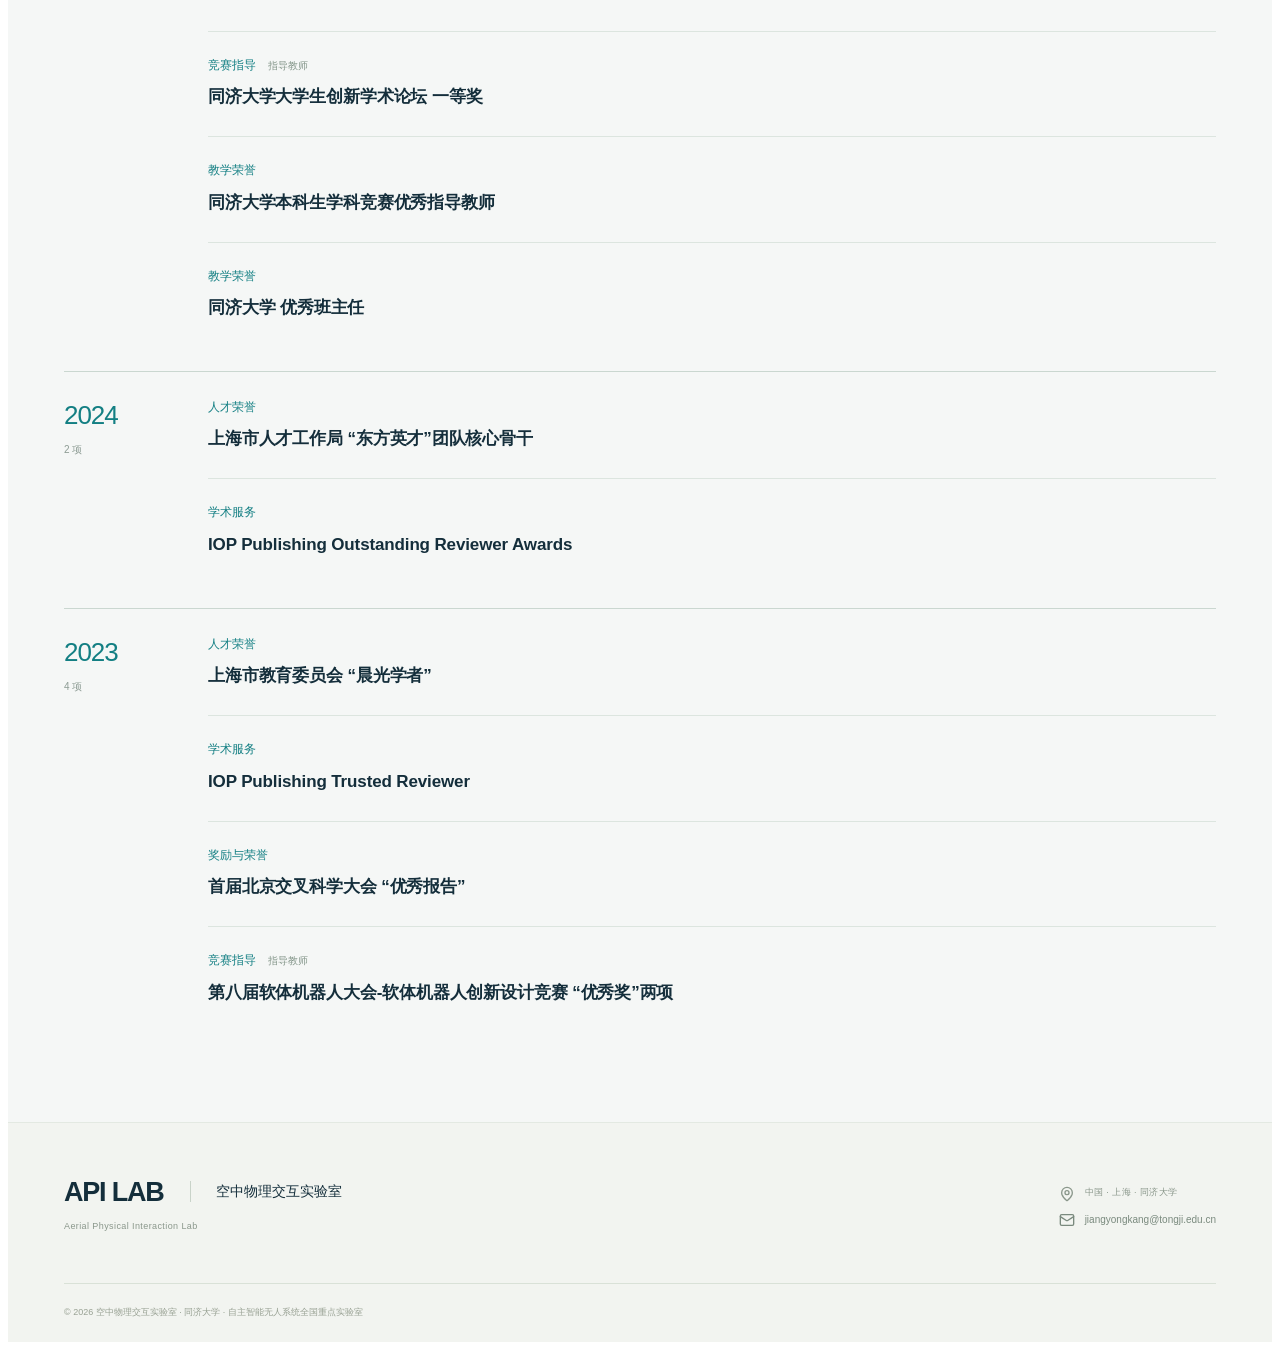
<file: results/awards/index.html>
<!doctype html><html lang="zh-CN"><head><meta charset="UTF-8"><meta name="viewport" content="width=device-width,initial-scale=1"><meta name="description" content="空中物理交互实验室 · 研究成果 · 获奖与荣誉。我们研究机器人如何通过结构、感知与控制的协同设计，在复杂环境中可靠地接触、抓取、对接和驻留。以空中物理交互为核心，探索形态智能与自主作业，让无人机成为能够与物理世界持续交互的具身系统。"><meta name="theme-color" content="#12384b"><title>研究成果 · 获奖与荣誉 · 空中物理交互实验室</title><link rel="stylesheet" href="../../assets/public.css?v=9dcf3aba17f4"></head><body><div id="root"><div class="lab-site lab-page-awards"><a class="lab-skip" href="#main-content">跳转到正文</a><header class="lab-header"><a href="../../" class="lab-brand" aria-label="空中物理交互实验室 首页"><span class="lab-wordmark">API<span>LAB</span><i></i></span><span class="lab-brand-name">空中物理交互实验室<small>同济大学 · 自主智能无人系统全国重点实验室</small></span></a><nav id="lab-main-nav" class="lab-nav " aria-label="主导航"><a href="../../research/">研究方向</a><a href="../../news/">新闻动态</a><a href="../../results/" aria-current="page">研究成果</a><a href="../../team/">团队成员</a><a href="../../gallery/">影像记录</a><a href="../../join/" class="lab-nav-contact">加入我们 <svg xmlns="http://www.w3.org/2000/svg" width="15" height="15" viewBox="0 0 24 24" fill="none" stroke="currentColor" stroke-width="2" stroke-linecap="round" stroke-linejoin="round" class="lucide lucide-arrow-up-right" aria-hidden="true"><path d="M7 7h10v10"></path><path d="M7 17 17 7"></path></svg></a></nav><button class="lab-menu-toggle" aria-controls="lab-main-nav" aria-expanded="false" aria-label="打开导航"><svg xmlns="http://www.w3.org/2000/svg" width="24" height="24" viewBox="0 0 24 24" fill="none" stroke="currentColor" stroke-width="2" stroke-linecap="round" stroke-linejoin="round" class="lucide lucide-menu" aria-hidden="true"><path d="M4 5h16"></path><path d="M4 12h16"></path><path d="M4 19h16"></path></svg></button></header><main id="main-content"><div class="lab-page-heading"><div class="lab-container"><div class="lab-breadcrumb"><a href="../../">首页</a><span aria-hidden="true">/</span><span>获奖与荣誉</span></div><div class="lab-eyebrow"><span></span>AWARDS &amp; HONORS</div><h1>获奖与荣誉</h1><p>2023 年及以后的获奖与荣誉。</p></div></div><section class="lab-results lab-section" id="results" aria-labelledby="lab-results-heading"><span id="publications" class="lab-results-legacy-anchor" aria-hidden="true"></span><div class="lab-container"><div class="lab-section-head"><div><div class="lab-eyebrow"><span></span>RESEARCH OUTPUTS</div><h2 id="lab-results-heading">研究成果</h2></div><a class="lab-text-link" href="https://scholar.google.com/citations?user=xp0Y7bsAAAAJ&amp;hl=en&amp;oi=ao" target="_blank" rel="noreferrer">Google Scholar <svg xmlns="http://www.w3.org/2000/svg" width="17" height="17" viewBox="0 0 24 24" fill="none" stroke="currentColor" stroke-width="2" stroke-linecap="round" stroke-linejoin="round" class="lucide lucide-arrow-up-right" aria-hidden="true"><path d="M7 7h10v10"></path><path d="M7 17 17 7"></path></svg></a></div><nav class="lab-result-categories" aria-label="成果分类"><a href="../../results/" class="">论文<span>18</span></a><a href="../../results/patents/" class="">专利<span>9</span></a><a href="../../results/awards/" class="is-active" aria-current="page">获奖<span>17</span></a><a href="../../results/projects/" class="">科研项目<span>6</span></a></nav><div class="lab-result-controls"><label class="lab-result-search"><svg xmlns="http://www.w3.org/2000/svg" width="18" height="18" viewBox="0 0 24 24" fill="none" stroke="currentColor" stroke-width="2" stroke-linecap="round" stroke-linejoin="round" class="lucide lucide-search" aria-hidden="true"><path d="m21 21-4.34-4.34"></path><circle cx="11" cy="11" r="8"></circle></svg><span class="sr-only">搜索<!-- -->获奖</span><input type="search" placeholder="搜索奖项、获奖人、颁奖单位…" value=""/></label><label class="lab-result-year"><span>年份</span><select aria-label="按年份筛选获奖"><option value="all" selected="">全部年份</option><option value="2026">2026</option><option value="2025">2025</option><option value="2024">2024</option><option value="2023">2023</option></select></label></div><div class="lab-result-list-meta"><p role="status">获奖<!-- --> · <!-- -->17<!-- --> <!-- -->项</p></div><div class="lab-result-list" id="lab-results-list" aria-label="获奖列表"><div class="lab-result-year-group"><h3 class="lab-result-year-heading">2026<span>3<!-- --> <!-- -->项</span></h3><div class="lab-result-year-items"><article class="lab-result-item"><div class="lab-result-context"><span class="lab-result-venue">竞赛指导</span><span class="lab-result-kind">指导教师</span></div><h4>中国国际大学生创新大赛 上海市金奖</h4></article><article class="lab-result-item"><div class="lab-result-context"><span class="lab-result-venue">竞赛指导</span><span class="lab-result-kind">指导教师</span></div><h4>中国国际大学生创新大赛同济大学校内赛 金奖</h4></article><article class="lab-result-item"><div class="lab-result-context"><span class="lab-result-venue">竞赛指导</span><span class="lab-result-kind">指导教师</span></div><h4>全国大学生统计建模大赛 上海市一等奖</h4></article></div></div><div class="lab-result-year-group"><h3 class="lab-result-year-heading">2025<span>8<!-- --> <!-- -->项</span></h3><div class="lab-result-year-items"><article class="lab-result-item"><div class="lab-result-context"><span class="lab-result-venue">竞赛指导</span><span class="lab-result-kind">指导教师/领队</span></div><h4>工信部2025新域新质创新大赛 全国总决赛 二等奖</h4></article><article class="lab-result-item"><div class="lab-result-context"><span class="lab-result-venue">竞赛指导</span><span class="lab-result-kind">指导教师/领队</span></div><h4>国际人形机器人技能大赛-具身智能应用场景挑战赛 第一名</h4></article><article class="lab-result-item"><div class="lab-result-context"><span class="lab-result-venue">竞赛指导</span><span class="lab-result-kind">指导教师</span></div><h4>“天骄湾”杯-智能系统创新创业大赛 第二名</h4></article><article class="lab-result-item"><div class="lab-result-context"><span class="lab-result-venue">竞赛指导</span><span class="lab-result-kind">指导教师</span></div><h4>“天骄湾杯”环同济数智城市创新创业大赛 三等奖</h4></article><article class="lab-result-item"><div class="lab-result-context"><span class="lab-result-venue">竞赛指导</span><span class="lab-result-kind">指导教师</span></div><h4>中国国际大学生创新大赛同济大学校内赛 金奖</h4></article><article class="lab-result-item"><div class="lab-result-context"><span class="lab-result-venue">竞赛指导</span><span class="lab-result-kind">指导教师</span></div><h4>同济大学大学生创新学术论坛 一等奖</h4></article><article class="lab-result-item"><div class="lab-result-context"><span class="lab-result-venue">教学荣誉</span></div><h4>同济大学本科生学科竞赛优秀指导教师</h4></article><article class="lab-result-item"><div class="lab-result-context"><span class="lab-result-venue">教学荣誉</span></div><h4>同济大学 优秀班主任</h4></article></div></div><div class="lab-result-year-group"><h3 class="lab-result-year-heading">2024<span>2<!-- --> <!-- -->项</span></h3><div class="lab-result-year-items"><article class="lab-result-item"><div class="lab-result-context"><span class="lab-result-venue">人才荣誉</span></div><h4>上海市人才工作局 “东方英才”团队核心骨干</h4></article><article class="lab-result-item"><div class="lab-result-context"><span class="lab-result-venue">学术服务</span></div><h4>IOP Publishing Outstanding Reviewer Awards</h4></article></div></div><div class="lab-result-year-group"><h3 class="lab-result-year-heading">2023<span>4<!-- --> <!-- -->项</span></h3><div class="lab-result-year-items"><article class="lab-result-item"><div class="lab-result-context"><span class="lab-result-venue">人才荣誉</span></div><h4>上海市教育委员会 “晨光学者”</h4></article><article class="lab-result-item"><div class="lab-result-context"><span class="lab-result-venue">学术服务</span></div><h4>IOP Publishing Trusted Reviewer</h4></article><article class="lab-result-item"><div class="lab-result-context"><span class="lab-result-venue">奖励与荣誉</span></div><h4>首届北京交叉科学大会 “优秀报告”</h4></article><article class="lab-result-item"><div class="lab-result-context"><span class="lab-result-venue">竞赛指导</span><span class="lab-result-kind">指导教师</span></div><h4>第八届软体机器人大会-软体机器人创新设计竞赛  “优秀奖”两项</h4></article></div></div></div></div></section></main><footer class="lab-footer"><div class="lab-container"><div class="lab-footer-top"><div><a href="../../" class="lab-footer-brand">API LAB<span>空中物理交互实验室</span></a><p>Aerial Physical Interaction Lab</p></div><div class="lab-footer-contact"><p><svg xmlns="http://www.w3.org/2000/svg" width="16" height="16" viewBox="0 0 24 24" fill="none" stroke="currentColor" stroke-width="2" stroke-linecap="round" stroke-linejoin="round" class="lucide lucide-map-pin" aria-hidden="true"><path d="M20 10c0 4.993-5.539 10.193-7.399 11.799a1 1 0 0 1-1.202 0C9.539 20.193 4 14.993 4 10a8 8 0 0 1 16 0"></path><circle cx="12" cy="10" r="3"></circle></svg><span>中国 · 上海 · 同济大学</span></p><a href="mailto:jiangyongkang@tongji.edu.cn"><svg xmlns="http://www.w3.org/2000/svg" width="16" height="16" viewBox="0 0 24 24" fill="none" stroke="currentColor" stroke-width="2" stroke-linecap="round" stroke-linejoin="round" class="lucide lucide-mail" aria-hidden="true"><path d="m22 7-8.991 5.727a2 2 0 0 1-2.009 0L2 7"></path><rect x="2" y="4" width="20" height="16" rx="2"></rect></svg>jiangyongkang@tongji.edu.cn</a></div></div><div class="lab-footer-bottom"><span>© <!-- -->2026<!-- --> <!-- -->空中物理交互实验室<!-- --> · <!-- -->同济大学 · 自主智能无人系统全国重点实验室</span></div></div></footer><dialog class="lab-modal" aria-labelledby="lab-modal-title"></dialog></div></div><script type="application/json" id="lab-content" data-page="awards" data-root-prefix="../../">{"site":{"labName":"空中物理交互实验室","enName":"Aerial Physical Interaction Lab","tagline":"让无人机从空中观察，\n走向与环境交互。","description":"我们研究机器人如何通过结构、感知与控制的协同设计，在复杂环境中可靠地接触、抓取、对接和驻留。以空中物理交互为核心，探索形态智能与自主作业，让无人机成为能够与物理世界持续交互的具身系统。","email":"jiangyongkang@tongji.edu.cn","affiliation":"同济大学 · 自主智能无人系统全国重点实验室","scholar":"https://scholar.google.com/citations?user=xp0Y7bsAAAAJ&hl=en&oi=ao","heroImage":"../../media/hero-campus.jpg","heroVideo":"../../media/docking.mp4","heroVideoPoster":"../../media/docking-poster.jpg","recruitment":"欢迎对机器人机构、空中物理交互、感知与控制感兴趣的同学联系交流。\n我们重视扎实的基础、独立思考与动手实验。来信可附个人简历、研究兴趣和能够说明工作能力的项目或作品。","location":"中国 · 上海 · 同济大学","piName":"蒋永康","piTitle":"助理教授 · 课题组负责人","piBio":"蒋永康，同济大学自主智能无人系统全国重点实验室教师，“空中物理交互实验室”与“地下自然洞穴复合环境模拟实验室”负责人。\n本科与博士均毕业于北京航空航天大学，曾在瑞士洛桑联邦理工学院（EPFL）开展访问研究。聚焦智能机器人、空中无人系统与具身交互，研究机构、感知与控制如何协同支撑真实环境中的自主作业。","piPhoto":"../../media/jiang-yongkang.jpg","piProfile":"https://faculty.tongji.edu.cn/jiangyongkang/zh_CN/index.htm","showPublications":true,"piDetails":{"intro":"蒋永康，同济大学自主智能无人系统全国重点实验室，上海市“晨光学者”，上海市“东方英才”团队核心骨干。本博毕业于北京航空航天大学，瑞士洛桑联邦理工学院（EPFL）访问学者。同济大学“空中物理交互实验室”与“地下自然洞穴复合环境模拟实验室”负责人，聚焦智能机器人、空中无人系统与具身交互等前沿领域研究。在Science Advances, Cell Reports Physical Science, Soft Robotics, IEEE/ASME T-MECH, IEEE TIE，IEEE RAL, BB, ICRA, IROS等国际期刊与学术会议上发表学术论文30余篇（一作/通讯20余篇），申请/授权发明专利10余项（美国专利1项），相关成果被美国两院院士/MIT教授Daniela Rus, 哈佛大学Robert Howe教授、Katia Bertoldi教授等知名学者在Science Robotics, Advanced Materials, TRO等期刊引用并高度评价。\n\n主持国自然面上，国自然青基、国家重点研发计划子课题、上海市“晨光计划”项目等，参与上海市重大专项、JKW \"1XX\"专项重点课题等项目多项。入选2025年同济大学优秀班主任，主讲课程“人工智能前沿进展与应用”入选教育部人工智能前沿主题微课程项目、同济大学研究生线上精品课程教改项目、同济大学智慧课程教改项目。作为指导教师/领队，获得2025工信部新域新质创新大赛全国二等奖、2025国际人形机器人技能大赛-具身智能应用场景挑战赛第一名等荣誉。同时，担任中国生物医学工程学会康复工程分会青年委员、国际期刊客座编辑、IEEE国际会议 Technical Committee Chairs，以及NC, T-RO,SORO, T-MECH, RA-L, ICRA, IROS等国际知名期刊与会议的审稿人。\n\n主持研发复杂自然环境自驻式无人机系统平台-“智能飞鸟”，突破无人机在密林、管道、洞穴等受限环境中的停歇、避障与持续监测难题。成果受到了xxx战区领导积极评价，入选同济大学招生宣传片，获首轮浦东人工智能种子基金支持与2025工信部新域新质创新大赛全国二等奖等重要奖励，在央视新闻频道（CCTV-13）《朝闻天下》、央视综合频道（CCTV-1）《晚间新闻》等进行综合报道。已与30余家部队单位及XX国安单位合作，签署多项产品试用意向/采购合同，已经交付产品样机参加XX演训，服务军事国防等国家重大战略需求。主持研发的“智能飞鸟”-多模态自适应无人机停歇系统，实现了在管道、岩石、电缆、墙体等多类自然与人工环境结构的自主稳定停歇，在“伪装驻留—智能感知—精准摧毁”新质战斗力生成等方面具有重要应用前景。","sourceUrl":"https://faculty.tongji.edu.cn/jiangyongkang/zh_CN/index.htm","sections":[],"education":[],"experience":[]}},"research":[{"id":"r-interaction","title":"空中物理交互与形态智能","subtitle":"Aerial interaction & morphological intelligence","summary":"把结构的力学特性融入机器人能力，研究接触、抓取与对接过程中的快速响应和飞行稳定性。","body":"空中机器人与环境发生接触时，结构响应和飞行运动会相互影响。我们结合机构设计、动力学分析与实验，探索形态智能在快速抓取、动态对接和空中操作中的作用。\n相关公开工作包括双稳态抓取机构和动态空中对接。","cover":"../../media/docking-poster.jpg","video":"../../media/docking.mp4","tags":["形态智能","动态对接","机器人机构"]},{"id":"r-perching","title":"自主停歇与长时驻留","subtitle":"Perching & sustained observation","summary":"利用树枝、杆件及空间结构支撑无人机，研究从飞行到停歇、驻留监测与再起飞的完整过程。","body":"停歇为无人机提供了持续接触环境、降低驻留能耗的另一种方式。我们研究环境适配结构、抓附过程与整机协同，探索面向森林生态监测、应急感知和复杂空间巡检的自驻式平台。\n智能飞鸟是这一研究方向的代表性系统。","cover":"../../media/perching.jpg","video":"","tags":["自适应停歇","环境交互","智能飞鸟"]},{"id":"r-reconfigurable","title":"变刚度与可重构机器人","subtitle":"Variable stiffness & reconfigurable robotics","summary":"通过双稳态、阻塞与柔顺机构调节形态和力学性能，让机器人适应不同任务与接触条件。","body":"机器人的能力不仅来自算法，也来自结构本身。我们围绕可调刚度、能量调控与可重构机构开展研究，将物理机制与系统设计结合。\n公开成果涵盖链状颗粒阻塞、可编程双稳态执行器以及环境辅助的空中原位工具生成。","cover":"../../media/morphology.jpg","video":"../../media/toolmaking.mp4","tags":["变刚度","双稳态","可重构机构"]},{"id":"r-perception","title":"多模态感知与自主控制","subtitle":"Multimodal perception & autonomous control","summary":"结合视觉、触觉与运动状态信息，研究交互过程中的状态判断、感知重构与闭环控制。","body":"可靠的物理交互需要理解接触和运动状态。我们研究多模态感知、触觉重构、状态估计及感知控制协同方法，并通过真实机器人平台验证。\n相关公开研究包括面向边缘应用的数据驱动动态触觉感知，以及视觉反馈下的空中操作。","cover":"../../media/toolmaking-poster.jpg","video":"../../media/toolmaking.mp4","tags":["视觉与触觉","状态估计","自主作业"]}],"publications":[{"id":"cv-paper-01","title":"Morphological intelligence for dynamic aerial interactions","authors":"Jiang Yongkang#, Li Junjin#, Meng Shuyu, et al.","venue":"Science Advances","year":2026,"doi":"","url":"","image":"","status":"已接收","topic":"","details":"","kind":"期刊论文"},{"id":"cv-paper-02","title":"Autonomous Top-Perching with an Asymmetric Bistable Claw","authors":"Jiang Yongkang#, Zhang Shenli#, Liang Yida, et al.","venue":"Cell Reports Physical Science","year":2026,"doi":"","url":"","image":"","status":"已接收","topic":"","details":"","kind":"期刊论文"},{"id":"cv-paper-03","title":"Ultra-tunable bistable structures for universal robotic applications","authors":"Jiang Yongkang, Li Yingtian, Liu Ke, et al.","venue":"Cell Reports Physical Science","year":2023,"doi":"10.1016/j.xcrp.2023.101365","url":"","image":"","status":"已发表","topic":"","details":"4(5): 101365","kind":"期刊论文"},{"id":"cv-paper-05","title":"Reprogrammable bistable actuators for multimodal, fast, and ultra-sensitive grasping","authors":"Jiang Yongkang, Tong Xin, Li Jian, et al.","venue":"IEEE/ASME Transactions on Mechatronics","year":2024,"doi":"10.1109/TMECH.2023.3318976","url":"","image":"","status":"已发表","topic":"","details":"29(2): 984–994","kind":"期刊论文"},{"id":"cv-paper-06","title":"Dynamic Tactile Sensor (DTS) with Data-driven Super-resolution for Edge Applications","authors":"Zhou Yanmin, Luo Yijie, Li Jie, Wang Yafei, Wang Zhipeng, Jiang Yongkang*, He Bin","venue":"IEEE Transactions on Industrial Electronics","year":2026,"doi":"10.1109/TIE.2025.3598207","url":"","image":"","status":"已发表","topic":"","details":"73(2): 2554–2563","kind":"期刊论文"},{"id":"cv-paper-07","title":"Shaping by Contact: Aerial In-Situ Toolmaking with a Variable-Stiffness Manipulator","authors":"Jiang Yongkang, Zheng Zhuoming, Chen Chaojun, et al.","venue":"IEEE Robotics and Automation Letters","year":2026,"doi":"10.1109/lra.2026.3728697","url":"","image":"","status":"已发表","topic":"","details":"11(10): 12216–12223","kind":"期刊论文"},{"id":"cv-paper-08","title":"Morphological Intelligence in Dynamic Aerial Docking: A Bistable Tension‐Hinge Gripper","authors":"Gu Xihe, Jiang Yongkang*, Pengliang Dai, et al.","venue":"Bioinspiration & Biomimetics","year":2026,"doi":"10.1088/1748-3190/ae8f97","url":"","image":"","status":"已发表","topic":"","details":"21(5): 056004","kind":"期刊论文"},{"id":"cv-paper-11","title":"Robotic flytrap with an ultra-sensitive “trichome” and fast-response “lobes”","authors":"Jiang Yongkang, Li Yingtian, Tong Xin, et al.","venue":"Bioinspiration & Biomimetics","year":2024,"doi":"","url":"","image":"","status":"已发表","topic":"","details":"19: 056017","kind":"期刊论文"},{"id":"cv-paper-12","title":"Developing the robotic space-force boundary of physical interaction perception in an infant way","authors":"Yan Zheng, ..., Jiang Yongkang*, He Bin","venue":"Neurocomputing","year":2026,"doi":"","url":"","image":"","status":"已发表","topic":"","details":"663: 132014","kind":"期刊论文"},{"id":"cv-paper-13","title":"Muscle-inspired stiffness-tunable flexible fiber jamming structure for wearable robots","authors":"Ma Junlin, Chen Diansheng, …, Jiang Yongkang*","venue":"Smart Materials and Structures","year":2024,"doi":"","url":"","image":"","status":"已发表","topic":"","details":"33(5): 055002","kind":"期刊论文"},{"id":"cv-paper-14","title":"A single-tube braided stent for various airway structures","authors":"Tong Xin#, Jiang Yongkang#, Mo Fei, et al.","venue":"Frontiers in Bioengineering and Biotechnology","year":2023,"doi":"","url":"","image":"","status":"已发表","topic":"","details":"11: 1152412","kind":"期刊论文"},{"id":"cv-paper-15","title":"When birds meet fish: vision-force fusion for autonomous underwater docking in cross-domain avian-aquatic collaboration","authors":"Liu Hongchang, Wang Ruiheng, Jiang Yongkang*, et al.","venue":"IEEE International Conference on Robotics and Automation (ICRA)","year":2026,"doi":"","url":"","image":"","status":"已发表","topic":"","details":"","kind":"会议论文"},{"id":"cv-paper-16","title":"Ultrafast capturing in-flight objects with reprogrammable working speed ranges","authors":"Jiang Yongkang, Tong Xin, Sun Zhongqing, et al.","venue":"IEEE International Conference on Robotics and Automation (ICRA)","year":2024,"doi":"","url":"","image":"","status":"已发表","topic":"","details":"9335–9341","kind":"会议论文"},{"id":"cv-paper-17","title":"Micro-UAV with Ant-Inspired Bistable Gripper for Adaptive Perching and Wildlife Detection","authors":"Liu Yuan, ... Yongkang Jiang*, etc.","venue":"IEEE/RSJ International Conference on Intelligent Robots and Systems (IROS)","year":2025,"doi":"","url":"","image":"","status":"已发表","topic":"","details":"10289–10294","kind":"会议论文"},{"id":"cv-paper-22","title":"All-fabric bi-directional actuators for multi-joint assistance of upper limb","authors":"Ma junlin, …, Jiang Yongkang","venue":"Journal of Bionic Engineering","year":2023,"doi":"10.1007/s42235-023-00415-0","url":"","image":"","status":"已发表","topic":"","details":"20(6): 2661–2669","kind":"期刊论文"},{"id":"cv-paper-23","title":"Heatmap Pooling Network for Action Recognition From RGB Videos","authors":"Liu mengyuan, Liu Jinfu, Jiang Yongkang, He Bin","venue":"IEEE Transactions on Pattern Analysis and Machine Intelligence","year":2026,"doi":"10.1109/tpami.2025.3640697","url":"","image":"","status":"已发表","topic":"","details":"48(3): 3726–3743","kind":"期刊论文"},{"id":"cv-paper-24","title":"A Bio-Functional Mimetic Robot for Versatile Tasks From Cross-Scale Manipulation to Limb-Tool Integration","authors":"Tong Xin, ..., Jiang Yongkang, Yang Yang, Li Yingtian","venue":"Advanced Science","year":2026,"doi":"10.1002/advs.76527","url":"","image":"","status":"已发表","topic":"","details":"13(51): e76527","kind":"期刊论文"},{"id":"cv-paper-28","title":"X-Tacformer : Spatio-tempral Attention Model for Tactile Recognition","authors":"Hu Jiarui, …, Jiang Yongkang, He Bin","venue":"IEEE International Conference on Robotics and Automation (ICRA)","year":2024,"doi":"","url":"","image":"","status":"已发表","topic":"","details":"","kind":"会议论文"}],"members":[],"news":[{"id":"n-bb","slug":"bb-20260907","hidden":false,"title":"课题组顾羲和博士空中快速停歇文章在Bioinspiration & Biomimetics在线发表！","date":"2026-09-07","summary":"以碰撞触发快速抓持，结合柔顺缓冲与被动锁定，探索无人机在杆件和天然树枝上的快速停歇。","body":"2026年9月7日，课题组顾羲和博士为第一作者、蒋永康为通讯作者的研究论文“Morphological Intelligence in Dynamic Aerial Docking: A Bistable Tension-Hinge Gripper”在Bioinspiration & Biomimetics在线发表。研究围绕无人机接触环境时的快速响应与可靠锁定问题，提出双稳态张力铰链抓持机构（BTHG），并开展了快速停歇与动态空中对接实验。\n\n让无人机在接触瞬间抓得住\n\n鸟类能够在短暂接触中抓住树枝、吸收冲击并完成停歇。让无人机具备类似能力，需要同时解决响应速度、碰撞缓冲与稳定抓持的问题：接近速度越快，留给传感、决策和执行器动作的时间就越短，接触冲击也越容易扰动飞行姿态。\n\n受鸟类腿爪系统启发，团队将快速接触响应融入机构本体。接触目标时，碰撞推动机构跨越弹性能垒，触发双稳态构型跃迁，由张开状态转入锁定状态。分段铰链与弹性结构同时提供柔顺变形和冲击缓冲，锁定后无需持续供能维持抓持。\n\n机构测试表明，BTHG可在0.16秒内完成触发跃迁。这里的0.16秒对应机构从触发到锁定的响应过程；飞行接近、接触和姿态稳定则由整机实验进一步验证。\n\n在飞行中停歇、释放与再起飞\n\n团队将机构与机载视觉和飞行控制系统集成，在水平杆实验中展示了接近、被动锁定、停歇、主动释放与再次起飞的完整过程，并在最高1.4米/秒的实测接近速度下完成快速停靠。\n\n从规则杆件走向天然树枝\n\n除了水平杆停歇，研究还展示了竖直杆停靠后的导向滑移。在室外天然树枝上，团队采用预设控制序列并配合人工安全监督，演示接近、锁定、停驻与脱离过程，观察机构对真实树枝几何和弹性的适应能力。\n\n这项工作将接触瞬间的快速响应交给物理机构，为机械设计与飞行控制协同提供了新的实验实例，也为无人机停驻观测和持续物理交互提供了研究基础。\n\n论文信息\n\nMorphological Intelligence in Dynamic Aerial Docking: A Bistable Tension-Hinge Gripper\n\n作者：Xihe Gu, Yongkang Jiang*, Pengliang Dai, Zhaojie Wang, Bin He\n期刊：Bioinspiration & Biomimetics\n在线发表：2026年9月7日\nDOI：10.1088/1748-3190/ae8f97","image":"../../media/bb-2026-movie-s5-poster.webp","video":"../../media/bb-2026-movie-s5.mp4","url":"https://doi.org/10.1088/1748-3190/ae8f97","blocks":[{"type":"paragraph","text":"2026年9月7日，课题组顾羲和博士为第一作者、蒋永康为通讯作者的研究论文“Morphological Intelligence in Dynamic Aerial Docking: A Bistable Tension-Hinge Gripper”在Bioinspiration & Biomimetics在线发表。研究围绕无人机接触环境时的快速响应与可靠锁定问题，提出双稳态张力铰链抓持机构（BTHG），并开展了快速停歇与动态空中对接实验。"},{"type":"heading","text":"让无人机在接触瞬间抓得住"},{"type":"paragraph","text":"鸟类能够在短暂接触中抓住树枝、吸收冲击并完成停歇。让无人机具备类似能力，需要同时解决响应速度、碰撞缓冲与稳定抓持的问题：接近速度越快，留给传感、决策和执行器动作的时间就越短，接触冲击也越容易扰动飞行姿态。"},{"type":"paragraph","text":"受鸟类腿爪系统启发，团队将快速接触响应融入机构本体。接触目标时，碰撞推动机构跨越弹性能垒，触发双稳态构型跃迁，由张开状态转入锁定状态。分段铰链与弹性结构同时提供柔顺变形和冲击缓冲，锁定后无需持续供能维持抓持。"},{"type":"image","src":"../../media/bb-2026-movie-s2-poster.webp","caption":"图1｜无人机以1.4米/秒接近水平杆并快速停靠。画面取自补充视频S2，保留原有速度标记。"},{"type":"paragraph","text":"机构测试表明，BTHG可在0.16秒内完成触发跃迁。这里的0.16秒对应机构从触发到锁定的响应过程；飞行接近、接触和姿态稳定则由整机实验进一步验证。"},{"type":"heading","text":"在飞行中停歇、释放与再起飞"},{"type":"paragraph","text":"团队将机构与机载视觉和飞行控制系统集成，在水平杆实验中展示了接近、被动锁定、停歇、主动释放与再次起飞的完整过程，并在最高1.4米/秒的实测接近速度下完成快速停靠。"},{"type":"video","src":"../../media/bb-2026-movie-s1.mp4","poster":"../../media/bb-2026-movie-s1-poster.webp","caption":"视频1｜水平杆停歇、释放与再起飞（Movie S1）。保留原片完整过程与播放速度标记。"},{"type":"video","src":"../../media/bb-2026-movie-s2.mp4","poster":"../../media/bb-2026-movie-s2-poster.webp","caption":"视频2｜1.4米/秒快速接近与停靠（Movie S2）。"},{"type":"image","src":"../../media/bb-2026-movie-s3-poster.webp","caption":"图2｜竖直杆停靠后的导向滑移实验，画面取自补充视频S3。"},{"type":"heading","text":"从规则杆件走向天然树枝"},{"type":"paragraph","text":"除了水平杆停歇，研究还展示了竖直杆停靠后的导向滑移。在室外天然树枝上，团队采用预设控制序列并配合人工安全监督，演示接近、锁定、停驻与脱离过程，观察机构对真实树枝几何和弹性的适应能力。"},{"type":"video","src":"../../media/bb-2026-movie-s5.mp4","poster":"../../media/bb-2026-movie-s5-poster.webp","caption":"视频3｜天然树枝上的室外停歇与再起飞（Movie S5）。本组实验采用预设控制序列，并配合人工安全监督。"},{"type":"paragraph","text":"这项工作将接触瞬间的快速响应交给物理机构，为机械设计与飞行控制协同提供了新的实验实例，也为无人机停驻观测和持续物理交互提供了研究基础。"},{"type":"heading","text":"论文信息"},{"type":"paragraph","text":"Morphological Intelligence in Dynamic Aerial Docking: A Bistable Tension-Hinge Gripper"},{"type":"authors","authors":[{"name":"Xihe Gu"},{"name":"Yongkang Jiang","corresponding":true},{"name":"Pengliang Dai"},{"name":"Zhaojie Wang"},{"name":"Bin He"}]},{"type":"paragraph","text":"期刊：Bioinspiration & Biomimetics\n在线发表：2026年9月7日\nDOI：10.1088/1748-3190/ae8f97"}]}],"gallery":[{"id":"g-docking","title":"动态空中对接","caption":"已发表研究的实机演示","kind":"video","image":"../../media/docking-poster.jpg","url":"../../media/docking.mp4"},{"id":"g-tools","title":"空中原位工具生成","caption":"与环境接触，调整结构形态","kind":"video","image":"../../media/toolmaking-poster.jpg","url":"../../media/toolmaking.mp4"},{"id":"g-cave","title":"复杂环境实验平台","caption":"地下自然洞穴复合环境模拟场地","kind":"image","image":"../../media/cave-lab.jpg","url":"../../media/cave-lab.jpg"},{"id":"g-campus","title":"我们的科研环境","caption":"上海自主智能无人系统科学中心","kind":"image","image":"../../media/hero-campus.jpg","url":"../../media/hero-campus.jpg"},{"id":"g-optical","title":"系统验证与实验","caption":"机器人运动与交互验证场地","kind":"image","image":"../../media/optical-lab.jpg","url":"../../media/optical-lab.jpg"}],"patents":[{"id":"cv-patent-01","title":"面向无人机***结构","year":2025,"category":"中国 · 发明专利","status":"已授权","role":"","details":"发明人：蒋永康，郑卓鸣，韩宇轩，何斌\n编号：ZL202411924953.7\n日期：2025.10.10"},{"id":"cv-patent-02","title":"面向无人机***机构","year":2025,"category":"中国 · 发明专利","status":"已授权","role":"","details":"发明人：蒋永康，何斌，王志鹏，周艳敏，张沈力，李军锦\n编号：ZL202411924955.6\n日期：2025.09.23"},{"id":"cv-patent-03","title":"面向无人机***机构","year":2025,"category":"中国 · 发明专利","status":"已授权","role":"","details":"发明人：蒋永康，何斌，周艳敏，王志鹏，李军锦，张沈力\n编号：ZL202411874147.3\n日期：2025.10.31"},{"id":"cv-patent-04","title":"无人机***装置","year":2025,"category":"中国 · 发明专利","status":"公布","role":"","details":"发明人：蒋永康，何斌，王志鹏，周艳敏，张沈力，孙一鸣\n编号：CN2025108952472\n日期：2025.06.30"},{"id":"cv-patent-05","title":"柔性机械臂***装置","year":2025,"category":"中国 · 发明专利","status":"公布","role":"","details":"发明人：蒋永康，林世豪，高阳洋，郑卓鸣，何斌\n编号：CN2025119719999\n日期：2025.12.25"},{"id":"cv-patent-06","title":"Unmanned aerial vehicle *** apparatuses","year":2025,"category":"美国 · 发明专利","status":"受理","role":"","details":"发明人：Bin He, Yongkang Jiang, Zhipeng Wang, Yanmin Zhou, Shenli Zhang, Yiming Sun\n编号：US 19/396, 273\n日期：2025.12.15"},{"id":"cv-patent-07","title":"旋翼***机构","year":2025,"category":"中国 · 发明专利","status":"已授权","role":"","details":"发明人：周艳敏，韩宇轩，蒋永康，李军锦，何斌\n编号：ZL202411987988.5\n日期：2025.10.03"},{"id":"cv-patent-08","title":"人体行为***方法及装置","year":2025,"category":"中国 · 发明专利","status":"已授权","role":"","details":"发明人：刘梦源，李培铭，刘宏，蒋永康，何斌\n编号：ZL202510588159.8\n日期：2025.07.11"},{"id":"cv-patent-09","title":"人体***方法及装置","year":2025,"category":"中国 · 发明专利","status":"已授权","role":"","details":"发明人：刘梦源，王鑫舜，方锺滨，蒋永康，何斌\n编号：ZL202510595696.5\n日期：2025.08.15"}],"projects":[{"id":"cv-project-01","title":"软体球囊***机制研究","year":2024,"category":"上海市“晨光计划”人才项目","status":"结题","role":"主持","details":"项目编号：23CGA26\n资助期：2024/1-2025/12\n项目经费：6万元"},{"id":"cv-project-02","title":"面向无人机***研究","year":2027,"category":"国家自然科学基金面上项目","status":"2027年起资助","role":"主持","details":"项目编号：62673362\n资助期：2027/1-2030/12\n项目经费：50万元"},{"id":"cv-project-03","title":"软体腔道机器人***研究","year":2024,"category":"国家自然科学基金青年项目","status":"在研","role":"主持","details":"项目编号：62303443\n资助期：2024/1-2026/12\n项目经费：30万元"},{"id":"cv-project-04","title":"轻量化机器人***技术","year":2025,"category":"国家重点研发计划项目子课题","status":"在研","role":"主持","details":"项目编号：2024YFB4709800\n资助期：2025/1-2027/12\n子课题经费：85万元"},{"id":"cv-project-05","title":"微型软体机器人***研究","year":2024,"category":"中央高校基本科研业务费专项资金","status":"结题","role":"主持","details":"项目编号：22120240301\n资助期：2024/4-2026/3\n项目经费：12万元"},{"id":"cv-project-10","title":"人形机器人***研究","year":2025,"category":"国家自然科学基金面上项目","status":"在研","role":"参与","details":"项目编号：62473294\n资助期：2025.1-2028.12\n项目经费：50万元"}],"awards":[{"id":"cv-award-01","title":"上海市教育委员会 “晨光学者”","year":2023,"details":"","category":"人才荣誉","status":"","role":""},{"id":"cv-award-02","title":"上海市人才工作局 “东方英才”团队核心骨干","year":2024,"details":"","category":"人才荣誉","status":"","role":""},{"id":"cv-award-03","title":"工信部2025新域新质创新大赛 全国总决赛 二等奖","year":2025,"details":"","category":"竞赛指导","status":"","role":"指导教师/领队"},{"id":"cv-award-04","title":"国际人形机器人技能大赛-具身智能应用场景挑战赛 第一名","year":2025,"details":"","category":"竞赛指导","status":"","role":"指导教师/领队"},{"id":"cv-award-05","title":"中国国际大学生创新大赛 上海市金奖","year":2026,"details":"","category":"竞赛指导","status":"","role":"指导教师"},{"id":"cv-award-06","title":"“天骄湾”杯-智能系统创新创业大赛 第二名","year":2025,"details":"","category":"竞赛指导","status":"","role":"指导教师"},{"id":"cv-award-07","title":"“天骄湾杯”环同济数智城市创新创业大赛 三等奖","year":2025,"details":"","category":"竞赛指导","status":"","role":"指导教师"},{"id":"cv-award-08","title":"中国国际大学生创新大赛同济大学校内赛 金奖","year":2026,"details":"","category":"竞赛指导","status":"","role":"指导教师"},{"id":"cv-award-09","title":"中国国际大学生创新大赛同济大学校内赛 金奖","year":2025,"details":"","category":"竞赛指导","status":"","role":"指导教师"},{"id":"cv-award-10","title":"全国大学生统计建模大赛 上海市一等奖","year":2026,"details":"","category":"竞赛指导","status":"","role":"指导教师"},{"id":"cv-award-11","title":"同济大学大学生创新学术论坛 一等奖","year":2025,"details":"","category":"竞赛指导","status":"","role":"指导教师"},{"id":"cv-award-12","title":"同济大学本科生学科竞赛优秀指导教师","year":2025,"details":"","category":"教学荣誉","status":"","role":""},{"id":"cv-award-13","title":"同济大学 优秀班主任","year":2025,"details":"","category":"教学荣誉","status":"","role":""},{"id":"cv-award-14","title":"IOP Publishing Outstanding Reviewer Awards","year":2024,"details":"","category":"学术服务","status":"","role":""},{"id":"cv-award-15","title":"IOP Publishing Trusted Reviewer","year":2023,"details":"","category":"学术服务","status":"","role":""},{"id":"cv-award-16","title":"首届北京交叉科学大会 “优秀报告”","year":2023,"details":"","category":"奖励与荣誉","status":"","role":""},{"id":"cv-award-17","title":"第八届软体机器人大会-软体机器人创新设计竞赛  “优秀奖”两项","year":2023,"details":"","category":"竞赛指导","status":"","role":"指导教师"}]}</script><script type="module" src="../../assets/public.js?v=56708e7f56c0"></script></body></html>
</file>
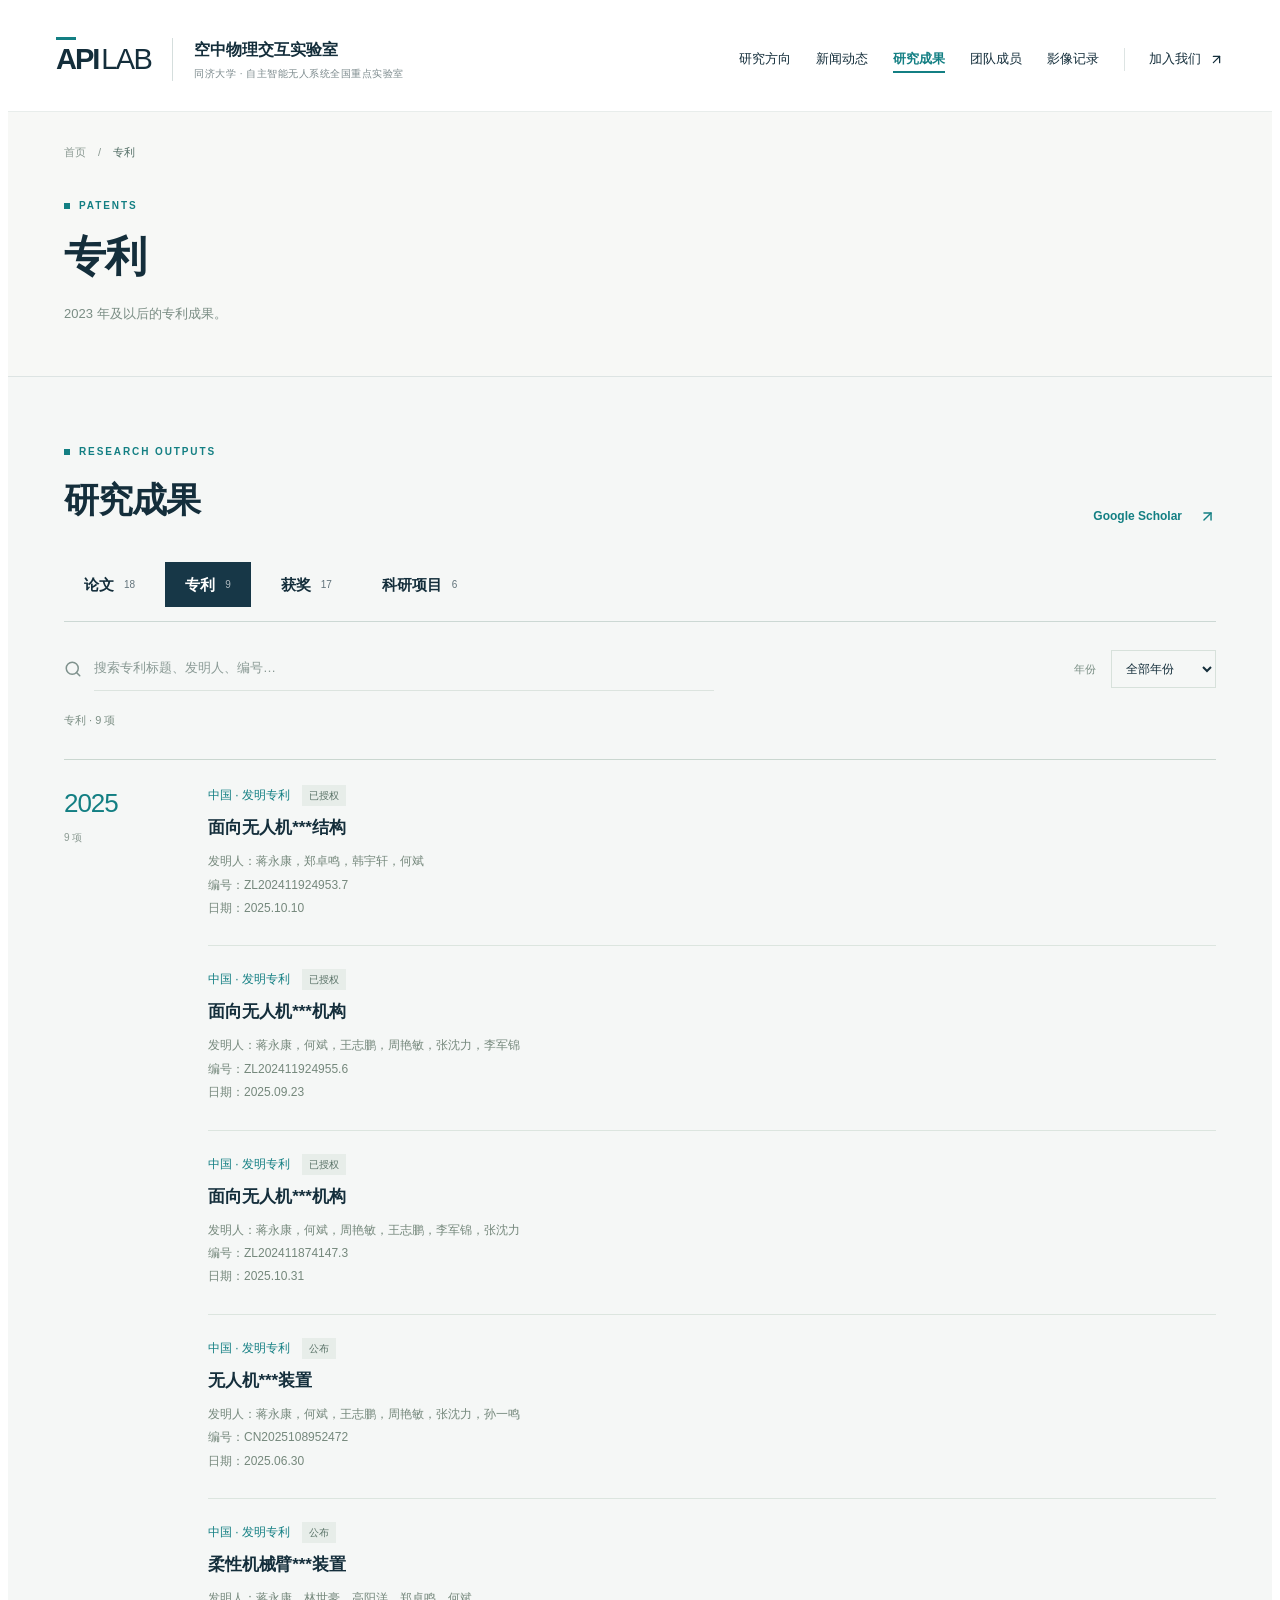
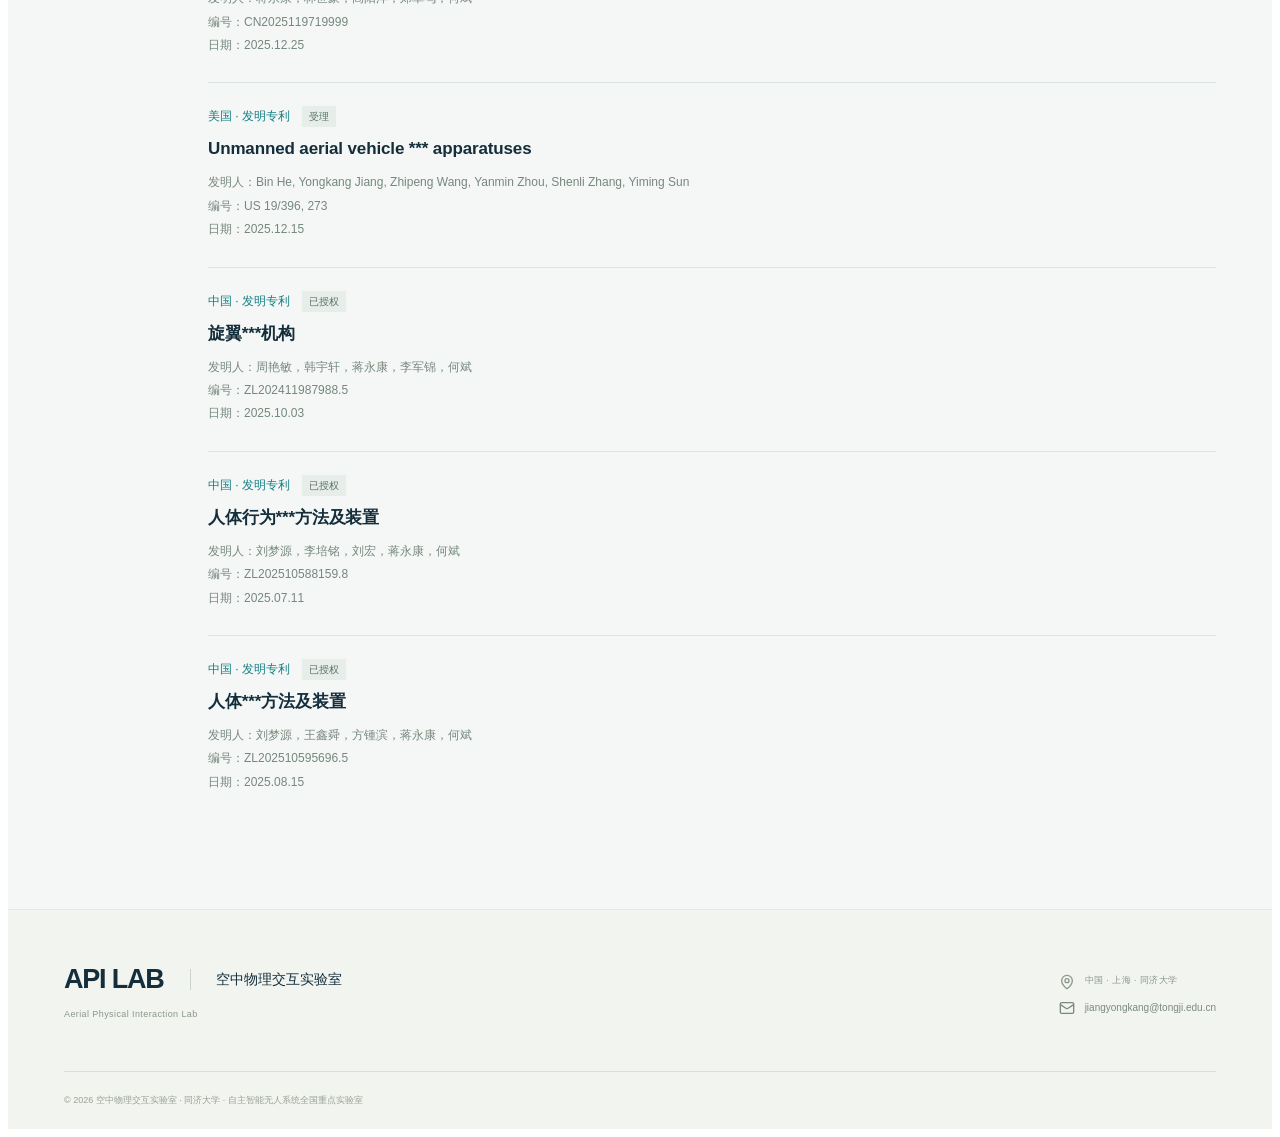
<file: results/patents/index.html>
<!doctype html><html lang="zh-CN"><head><meta charset="UTF-8"><meta name="viewport" content="width=device-width,initial-scale=1"><meta name="description" content="空中物理交互实验室 · 研究成果 · 专利。我们研究机器人如何通过结构、感知与控制的协同设计，在复杂环境中可靠地接触、抓取、对接和驻留。以空中物理交互为核心，探索形态智能与自主作业，让无人机成为能够与物理世界持续交互的具身系统。"><meta name="theme-color" content="#12384b"><title>研究成果 · 专利 · 空中物理交互实验室</title><link rel="stylesheet" href="../../assets/public.css?v=9dcf3aba17f4"></head><body><div id="root"><div class="lab-site lab-page-patents"><a class="lab-skip" href="#main-content">跳转到正文</a><header class="lab-header"><a href="../../" class="lab-brand" aria-label="空中物理交互实验室 首页"><span class="lab-wordmark">API<span>LAB</span><i></i></span><span class="lab-brand-name">空中物理交互实验室<small>同济大学 · 自主智能无人系统全国重点实验室</small></span></a><nav id="lab-main-nav" class="lab-nav " aria-label="主导航"><a href="../../research/">研究方向</a><a href="../../news/">新闻动态</a><a href="../../results/" aria-current="page">研究成果</a><a href="../../team/">团队成员</a><a href="../../gallery/">影像记录</a><a href="../../join/" class="lab-nav-contact">加入我们 <svg xmlns="http://www.w3.org/2000/svg" width="15" height="15" viewBox="0 0 24 24" fill="none" stroke="currentColor" stroke-width="2" stroke-linecap="round" stroke-linejoin="round" class="lucide lucide-arrow-up-right" aria-hidden="true"><path d="M7 7h10v10"></path><path d="M7 17 17 7"></path></svg></a></nav><button class="lab-menu-toggle" aria-controls="lab-main-nav" aria-expanded="false" aria-label="打开导航"><svg xmlns="http://www.w3.org/2000/svg" width="24" height="24" viewBox="0 0 24 24" fill="none" stroke="currentColor" stroke-width="2" stroke-linecap="round" stroke-linejoin="round" class="lucide lucide-menu" aria-hidden="true"><path d="M4 5h16"></path><path d="M4 12h16"></path><path d="M4 19h16"></path></svg></button></header><main id="main-content"><div class="lab-page-heading"><div class="lab-container"><div class="lab-breadcrumb"><a href="../../">首页</a><span aria-hidden="true">/</span><span>专利</span></div><div class="lab-eyebrow"><span></span>PATENTS</div><h1>专利</h1><p>2023 年及以后的专利成果。</p></div></div><section class="lab-results lab-section" id="results" aria-labelledby="lab-results-heading"><span id="publications" class="lab-results-legacy-anchor" aria-hidden="true"></span><div class="lab-container"><div class="lab-section-head"><div><div class="lab-eyebrow"><span></span>RESEARCH OUTPUTS</div><h2 id="lab-results-heading">研究成果</h2></div><a class="lab-text-link" href="https://scholar.google.com/citations?user=xp0Y7bsAAAAJ&amp;hl=en&amp;oi=ao" target="_blank" rel="noreferrer">Google Scholar <svg xmlns="http://www.w3.org/2000/svg" width="17" height="17" viewBox="0 0 24 24" fill="none" stroke="currentColor" stroke-width="2" stroke-linecap="round" stroke-linejoin="round" class="lucide lucide-arrow-up-right" aria-hidden="true"><path d="M7 7h10v10"></path><path d="M7 17 17 7"></path></svg></a></div><nav class="lab-result-categories" aria-label="成果分类"><a href="../../results/" class="">论文<span>18</span></a><a href="../../results/patents/" class="is-active" aria-current="page">专利<span>9</span></a><a href="../../results/awards/" class="">获奖<span>17</span></a><a href="../../results/projects/" class="">科研项目<span>6</span></a></nav><div class="lab-result-controls"><label class="lab-result-search"><svg xmlns="http://www.w3.org/2000/svg" width="18" height="18" viewBox="0 0 24 24" fill="none" stroke="currentColor" stroke-width="2" stroke-linecap="round" stroke-linejoin="round" class="lucide lucide-search" aria-hidden="true"><path d="m21 21-4.34-4.34"></path><circle cx="11" cy="11" r="8"></circle></svg><span class="sr-only">搜索<!-- -->专利</span><input type="search" placeholder="搜索专利标题、发明人、编号…" value=""/></label><label class="lab-result-year"><span>年份</span><select aria-label="按年份筛选专利"><option value="all" selected="">全部年份</option><option value="2025">2025</option></select></label></div><div class="lab-result-list-meta"><p role="status">专利<!-- --> · <!-- -->9<!-- --> <!-- -->项</p></div><div class="lab-result-list" id="lab-results-list" aria-label="专利列表"><div class="lab-result-year-group"><h3 class="lab-result-year-heading">2025<span>9<!-- --> <!-- -->项</span></h3><div class="lab-result-year-items"><article class="lab-result-item"><div class="lab-result-context"><span class="lab-result-venue">中国 · 发明专利</span><span class="lab-result-status">已授权</span></div><h4>面向无人机***结构</h4><p class="lab-result-details">发明人：蒋永康，郑卓鸣，韩宇轩，何斌
编号：ZL202411924953.7
日期：2025.10.10</p></article><article class="lab-result-item"><div class="lab-result-context"><span class="lab-result-venue">中国 · 发明专利</span><span class="lab-result-status">已授权</span></div><h4>面向无人机***机构</h4><p class="lab-result-details">发明人：蒋永康，何斌，王志鹏，周艳敏，张沈力，李军锦
编号：ZL202411924955.6
日期：2025.09.23</p></article><article class="lab-result-item"><div class="lab-result-context"><span class="lab-result-venue">中国 · 发明专利</span><span class="lab-result-status">已授权</span></div><h4>面向无人机***机构</h4><p class="lab-result-details">发明人：蒋永康，何斌，周艳敏，王志鹏，李军锦，张沈力
编号：ZL202411874147.3
日期：2025.10.31</p></article><article class="lab-result-item"><div class="lab-result-context"><span class="lab-result-venue">中国 · 发明专利</span><span class="lab-result-status">公布</span></div><h4>无人机***装置</h4><p class="lab-result-details">发明人：蒋永康，何斌，王志鹏，周艳敏，张沈力，孙一鸣
编号：CN2025108952472
日期：2025.06.30</p></article><article class="lab-result-item"><div class="lab-result-context"><span class="lab-result-venue">中国 · 发明专利</span><span class="lab-result-status">公布</span></div><h4>柔性机械臂***装置</h4><p class="lab-result-details">发明人：蒋永康，林世豪，高阳洋，郑卓鸣，何斌
编号：CN2025119719999
日期：2025.12.25</p></article><article class="lab-result-item"><div class="lab-result-context"><span class="lab-result-venue">美国 · 发明专利</span><span class="lab-result-status">受理</span></div><h4>Unmanned aerial vehicle *** apparatuses</h4><p class="lab-result-details">发明人：Bin He, Yongkang Jiang, Zhipeng Wang, Yanmin Zhou, Shenli Zhang, Yiming Sun
编号：US 19/396, 273
日期：2025.12.15</p></article><article class="lab-result-item"><div class="lab-result-context"><span class="lab-result-venue">中国 · 发明专利</span><span class="lab-result-status">已授权</span></div><h4>旋翼***机构</h4><p class="lab-result-details">发明人：周艳敏，韩宇轩，蒋永康，李军锦，何斌
编号：ZL202411987988.5
日期：2025.10.03</p></article><article class="lab-result-item"><div class="lab-result-context"><span class="lab-result-venue">中国 · 发明专利</span><span class="lab-result-status">已授权</span></div><h4>人体行为***方法及装置</h4><p class="lab-result-details">发明人：刘梦源，李培铭，刘宏，蒋永康，何斌
编号：ZL202510588159.8
日期：2025.07.11</p></article><article class="lab-result-item"><div class="lab-result-context"><span class="lab-result-venue">中国 · 发明专利</span><span class="lab-result-status">已授权</span></div><h4>人体***方法及装置</h4><p class="lab-result-details">发明人：刘梦源，王鑫舜，方锺滨，蒋永康，何斌
编号：ZL202510595696.5
日期：2025.08.15</p></article></div></div></div></div></section></main><footer class="lab-footer"><div class="lab-container"><div class="lab-footer-top"><div><a href="../../" class="lab-footer-brand">API LAB<span>空中物理交互实验室</span></a><p>Aerial Physical Interaction Lab</p></div><div class="lab-footer-contact"><p><svg xmlns="http://www.w3.org/2000/svg" width="16" height="16" viewBox="0 0 24 24" fill="none" stroke="currentColor" stroke-width="2" stroke-linecap="round" stroke-linejoin="round" class="lucide lucide-map-pin" aria-hidden="true"><path d="M20 10c0 4.993-5.539 10.193-7.399 11.799a1 1 0 0 1-1.202 0C9.539 20.193 4 14.993 4 10a8 8 0 0 1 16 0"></path><circle cx="12" cy="10" r="3"></circle></svg><span>中国 · 上海 · 同济大学</span></p><a href="mailto:jiangyongkang@tongji.edu.cn"><svg xmlns="http://www.w3.org/2000/svg" width="16" height="16" viewBox="0 0 24 24" fill="none" stroke="currentColor" stroke-width="2" stroke-linecap="round" stroke-linejoin="round" class="lucide lucide-mail" aria-hidden="true"><path d="m22 7-8.991 5.727a2 2 0 0 1-2.009 0L2 7"></path><rect x="2" y="4" width="20" height="16" rx="2"></rect></svg>jiangyongkang@tongji.edu.cn</a></div></div><div class="lab-footer-bottom"><span>© <!-- -->2026<!-- --> <!-- -->空中物理交互实验室<!-- --> · <!-- -->同济大学 · 自主智能无人系统全国重点实验室</span></div></div></footer><dialog class="lab-modal" aria-labelledby="lab-modal-title"></dialog></div></div><script type="application/json" id="lab-content" data-page="patents" data-root-prefix="../../">{"site":{"labName":"空中物理交互实验室","enName":"Aerial Physical Interaction Lab","tagline":"让无人机从空中观察，\n走向与环境交互。","description":"我们研究机器人如何通过结构、感知与控制的协同设计，在复杂环境中可靠地接触、抓取、对接和驻留。以空中物理交互为核心，探索形态智能与自主作业，让无人机成为能够与物理世界持续交互的具身系统。","email":"jiangyongkang@tongji.edu.cn","affiliation":"同济大学 · 自主智能无人系统全国重点实验室","scholar":"https://scholar.google.com/citations?user=xp0Y7bsAAAAJ&hl=en&oi=ao","heroImage":"../../media/hero-campus.jpg","heroVideo":"../../media/docking.mp4","heroVideoPoster":"../../media/docking-poster.jpg","recruitment":"欢迎对机器人机构、空中物理交互、感知与控制感兴趣的同学联系交流。\n我们重视扎实的基础、独立思考与动手实验。来信可附个人简历、研究兴趣和能够说明工作能力的项目或作品。","location":"中国 · 上海 · 同济大学","piName":"蒋永康","piTitle":"助理教授 · 课题组负责人","piBio":"蒋永康，同济大学自主智能无人系统全国重点实验室教师，“空中物理交互实验室”与“地下自然洞穴复合环境模拟实验室”负责人。\n本科与博士均毕业于北京航空航天大学，曾在瑞士洛桑联邦理工学院（EPFL）开展访问研究。聚焦智能机器人、空中无人系统与具身交互，研究机构、感知与控制如何协同支撑真实环境中的自主作业。","piPhoto":"../../media/jiang-yongkang.jpg","piProfile":"https://faculty.tongji.edu.cn/jiangyongkang/zh_CN/index.htm","showPublications":true,"piDetails":{"intro":"蒋永康，同济大学自主智能无人系统全国重点实验室，上海市“晨光学者”，上海市“东方英才”团队核心骨干。本博毕业于北京航空航天大学，瑞士洛桑联邦理工学院（EPFL）访问学者。同济大学“空中物理交互实验室”与“地下自然洞穴复合环境模拟实验室”负责人，聚焦智能机器人、空中无人系统与具身交互等前沿领域研究。在Science Advances, Cell Reports Physical Science, Soft Robotics, IEEE/ASME T-MECH, IEEE TIE，IEEE RAL, BB, ICRA, IROS等国际期刊与学术会议上发表学术论文30余篇（一作/通讯20余篇），申请/授权发明专利10余项（美国专利1项），相关成果被美国两院院士/MIT教授Daniela Rus, 哈佛大学Robert Howe教授、Katia Bertoldi教授等知名学者在Science Robotics, Advanced Materials, TRO等期刊引用并高度评价。\n\n主持国自然面上，国自然青基、国家重点研发计划子课题、上海市“晨光计划”项目等，参与上海市重大专项、JKW \"1XX\"专项重点课题等项目多项。入选2025年同济大学优秀班主任，主讲课程“人工智能前沿进展与应用”入选教育部人工智能前沿主题微课程项目、同济大学研究生线上精品课程教改项目、同济大学智慧课程教改项目。作为指导教师/领队，获得2025工信部新域新质创新大赛全国二等奖、2025国际人形机器人技能大赛-具身智能应用场景挑战赛第一名等荣誉。同时，担任中国生物医学工程学会康复工程分会青年委员、国际期刊客座编辑、IEEE国际会议 Technical Committee Chairs，以及NC, T-RO,SORO, T-MECH, RA-L, ICRA, IROS等国际知名期刊与会议的审稿人。\n\n主持研发复杂自然环境自驻式无人机系统平台-“智能飞鸟”，突破无人机在密林、管道、洞穴等受限环境中的停歇、避障与持续监测难题。成果受到了xxx战区领导积极评价，入选同济大学招生宣传片，获首轮浦东人工智能种子基金支持与2025工信部新域新质创新大赛全国二等奖等重要奖励，在央视新闻频道（CCTV-13）《朝闻天下》、央视综合频道（CCTV-1）《晚间新闻》等进行综合报道。已与30余家部队单位及XX国安单位合作，签署多项产品试用意向/采购合同，已经交付产品样机参加XX演训，服务军事国防等国家重大战略需求。主持研发的“智能飞鸟”-多模态自适应无人机停歇系统，实现了在管道、岩石、电缆、墙体等多类自然与人工环境结构的自主稳定停歇，在“伪装驻留—智能感知—精准摧毁”新质战斗力生成等方面具有重要应用前景。","sourceUrl":"https://faculty.tongji.edu.cn/jiangyongkang/zh_CN/index.htm","sections":[],"education":[],"experience":[]}},"research":[{"id":"r-interaction","title":"空中物理交互与形态智能","subtitle":"Aerial interaction & morphological intelligence","summary":"把结构的力学特性融入机器人能力，研究接触、抓取与对接过程中的快速响应和飞行稳定性。","body":"空中机器人与环境发生接触时，结构响应和飞行运动会相互影响。我们结合机构设计、动力学分析与实验，探索形态智能在快速抓取、动态对接和空中操作中的作用。\n相关公开工作包括双稳态抓取机构和动态空中对接。","cover":"../../media/docking-poster.jpg","video":"../../media/docking.mp4","tags":["形态智能","动态对接","机器人机构"]},{"id":"r-perching","title":"自主停歇与长时驻留","subtitle":"Perching & sustained observation","summary":"利用树枝、杆件及空间结构支撑无人机，研究从飞行到停歇、驻留监测与再起飞的完整过程。","body":"停歇为无人机提供了持续接触环境、降低驻留能耗的另一种方式。我们研究环境适配结构、抓附过程与整机协同，探索面向森林生态监测、应急感知和复杂空间巡检的自驻式平台。\n智能飞鸟是这一研究方向的代表性系统。","cover":"../../media/perching.jpg","video":"","tags":["自适应停歇","环境交互","智能飞鸟"]},{"id":"r-reconfigurable","title":"变刚度与可重构机器人","subtitle":"Variable stiffness & reconfigurable robotics","summary":"通过双稳态、阻塞与柔顺机构调节形态和力学性能，让机器人适应不同任务与接触条件。","body":"机器人的能力不仅来自算法，也来自结构本身。我们围绕可调刚度、能量调控与可重构机构开展研究，将物理机制与系统设计结合。\n公开成果涵盖链状颗粒阻塞、可编程双稳态执行器以及环境辅助的空中原位工具生成。","cover":"../../media/morphology.jpg","video":"../../media/toolmaking.mp4","tags":["变刚度","双稳态","可重构机构"]},{"id":"r-perception","title":"多模态感知与自主控制","subtitle":"Multimodal perception & autonomous control","summary":"结合视觉、触觉与运动状态信息，研究交互过程中的状态判断、感知重构与闭环控制。","body":"可靠的物理交互需要理解接触和运动状态。我们研究多模态感知、触觉重构、状态估计及感知控制协同方法，并通过真实机器人平台验证。\n相关公开研究包括面向边缘应用的数据驱动动态触觉感知，以及视觉反馈下的空中操作。","cover":"../../media/toolmaking-poster.jpg","video":"../../media/toolmaking.mp4","tags":["视觉与触觉","状态估计","自主作业"]}],"publications":[{"id":"cv-paper-01","title":"Morphological intelligence for dynamic aerial interactions","authors":"Jiang Yongkang#, Li Junjin#, Meng Shuyu, et al.","venue":"Science Advances","year":2026,"doi":"","url":"","image":"","status":"已接收","topic":"","details":"","kind":"期刊论文"},{"id":"cv-paper-02","title":"Autonomous Top-Perching with an Asymmetric Bistable Claw","authors":"Jiang Yongkang#, Zhang Shenli#, Liang Yida, et al.","venue":"Cell Reports Physical Science","year":2026,"doi":"","url":"","image":"","status":"已接收","topic":"","details":"","kind":"期刊论文"},{"id":"cv-paper-03","title":"Ultra-tunable bistable structures for universal robotic applications","authors":"Jiang Yongkang, Li Yingtian, Liu Ke, et al.","venue":"Cell Reports Physical Science","year":2023,"doi":"10.1016/j.xcrp.2023.101365","url":"","image":"","status":"已发表","topic":"","details":"4(5): 101365","kind":"期刊论文"},{"id":"cv-paper-05","title":"Reprogrammable bistable actuators for multimodal, fast, and ultra-sensitive grasping","authors":"Jiang Yongkang, Tong Xin, Li Jian, et al.","venue":"IEEE/ASME Transactions on Mechatronics","year":2024,"doi":"10.1109/TMECH.2023.3318976","url":"","image":"","status":"已发表","topic":"","details":"29(2): 984–994","kind":"期刊论文"},{"id":"cv-paper-06","title":"Dynamic Tactile Sensor (DTS) with Data-driven Super-resolution for Edge Applications","authors":"Zhou Yanmin, Luo Yijie, Li Jie, Wang Yafei, Wang Zhipeng, Jiang Yongkang*, He Bin","venue":"IEEE Transactions on Industrial Electronics","year":2026,"doi":"10.1109/TIE.2025.3598207","url":"","image":"","status":"已发表","topic":"","details":"73(2): 2554–2563","kind":"期刊论文"},{"id":"cv-paper-07","title":"Shaping by Contact: Aerial In-Situ Toolmaking with a Variable-Stiffness Manipulator","authors":"Jiang Yongkang, Zheng Zhuoming, Chen Chaojun, et al.","venue":"IEEE Robotics and Automation Letters","year":2026,"doi":"10.1109/lra.2026.3728697","url":"","image":"","status":"已发表","topic":"","details":"11(10): 12216–12223","kind":"期刊论文"},{"id":"cv-paper-08","title":"Morphological Intelligence in Dynamic Aerial Docking: A Bistable Tension‐Hinge Gripper","authors":"Gu Xihe, Jiang Yongkang*, Pengliang Dai, et al.","venue":"Bioinspiration & Biomimetics","year":2026,"doi":"10.1088/1748-3190/ae8f97","url":"","image":"","status":"已发表","topic":"","details":"21(5): 056004","kind":"期刊论文"},{"id":"cv-paper-11","title":"Robotic flytrap with an ultra-sensitive “trichome” and fast-response “lobes”","authors":"Jiang Yongkang, Li Yingtian, Tong Xin, et al.","venue":"Bioinspiration & Biomimetics","year":2024,"doi":"","url":"","image":"","status":"已发表","topic":"","details":"19: 056017","kind":"期刊论文"},{"id":"cv-paper-12","title":"Developing the robotic space-force boundary of physical interaction perception in an infant way","authors":"Yan Zheng, ..., Jiang Yongkang*, He Bin","venue":"Neurocomputing","year":2026,"doi":"","url":"","image":"","status":"已发表","topic":"","details":"663: 132014","kind":"期刊论文"},{"id":"cv-paper-13","title":"Muscle-inspired stiffness-tunable flexible fiber jamming structure for wearable robots","authors":"Ma Junlin, Chen Diansheng, …, Jiang Yongkang*","venue":"Smart Materials and Structures","year":2024,"doi":"","url":"","image":"","status":"已发表","topic":"","details":"33(5): 055002","kind":"期刊论文"},{"id":"cv-paper-14","title":"A single-tube braided stent for various airway structures","authors":"Tong Xin#, Jiang Yongkang#, Mo Fei, et al.","venue":"Frontiers in Bioengineering and Biotechnology","year":2023,"doi":"","url":"","image":"","status":"已发表","topic":"","details":"11: 1152412","kind":"期刊论文"},{"id":"cv-paper-15","title":"When birds meet fish: vision-force fusion for autonomous underwater docking in cross-domain avian-aquatic collaboration","authors":"Liu Hongchang, Wang Ruiheng, Jiang Yongkang*, et al.","venue":"IEEE International Conference on Robotics and Automation (ICRA)","year":2026,"doi":"","url":"","image":"","status":"已发表","topic":"","details":"","kind":"会议论文"},{"id":"cv-paper-16","title":"Ultrafast capturing in-flight objects with reprogrammable working speed ranges","authors":"Jiang Yongkang, Tong Xin, Sun Zhongqing, et al.","venue":"IEEE International Conference on Robotics and Automation (ICRA)","year":2024,"doi":"","url":"","image":"","status":"已发表","topic":"","details":"9335–9341","kind":"会议论文"},{"id":"cv-paper-17","title":"Micro-UAV with Ant-Inspired Bistable Gripper for Adaptive Perching and Wildlife Detection","authors":"Liu Yuan, ... Yongkang Jiang*, etc.","venue":"IEEE/RSJ International Conference on Intelligent Robots and Systems (IROS)","year":2025,"doi":"","url":"","image":"","status":"已发表","topic":"","details":"10289–10294","kind":"会议论文"},{"id":"cv-paper-22","title":"All-fabric bi-directional actuators for multi-joint assistance of upper limb","authors":"Ma junlin, …, Jiang Yongkang","venue":"Journal of Bionic Engineering","year":2023,"doi":"10.1007/s42235-023-00415-0","url":"","image":"","status":"已发表","topic":"","details":"20(6): 2661–2669","kind":"期刊论文"},{"id":"cv-paper-23","title":"Heatmap Pooling Network for Action Recognition From RGB Videos","authors":"Liu mengyuan, Liu Jinfu, Jiang Yongkang, He Bin","venue":"IEEE Transactions on Pattern Analysis and Machine Intelligence","year":2026,"doi":"10.1109/tpami.2025.3640697","url":"","image":"","status":"已发表","topic":"","details":"48(3): 3726–3743","kind":"期刊论文"},{"id":"cv-paper-24","title":"A Bio-Functional Mimetic Robot for Versatile Tasks From Cross-Scale Manipulation to Limb-Tool Integration","authors":"Tong Xin, ..., Jiang Yongkang, Yang Yang, Li Yingtian","venue":"Advanced Science","year":2026,"doi":"10.1002/advs.76527","url":"","image":"","status":"已发表","topic":"","details":"13(51): e76527","kind":"期刊论文"},{"id":"cv-paper-28","title":"X-Tacformer : Spatio-tempral Attention Model for Tactile Recognition","authors":"Hu Jiarui, …, Jiang Yongkang, He Bin","venue":"IEEE International Conference on Robotics and Automation (ICRA)","year":2024,"doi":"","url":"","image":"","status":"已发表","topic":"","details":"","kind":"会议论文"}],"members":[],"news":[{"id":"n-bb","slug":"bb-20260907","hidden":false,"title":"课题组顾羲和博士空中快速停歇文章在Bioinspiration & Biomimetics在线发表！","date":"2026-09-07","summary":"以碰撞触发快速抓持，结合柔顺缓冲与被动锁定，探索无人机在杆件和天然树枝上的快速停歇。","body":"2026年9月7日，课题组顾羲和博士为第一作者、蒋永康为通讯作者的研究论文“Morphological Intelligence in Dynamic Aerial Docking: A Bistable Tension-Hinge Gripper”在Bioinspiration & Biomimetics在线发表。研究围绕无人机接触环境时的快速响应与可靠锁定问题，提出双稳态张力铰链抓持机构（BTHG），并开展了快速停歇与动态空中对接实验。\n\n让无人机在接触瞬间抓得住\n\n鸟类能够在短暂接触中抓住树枝、吸收冲击并完成停歇。让无人机具备类似能力，需要同时解决响应速度、碰撞缓冲与稳定抓持的问题：接近速度越快，留给传感、决策和执行器动作的时间就越短，接触冲击也越容易扰动飞行姿态。\n\n受鸟类腿爪系统启发，团队将快速接触响应融入机构本体。接触目标时，碰撞推动机构跨越弹性能垒，触发双稳态构型跃迁，由张开状态转入锁定状态。分段铰链与弹性结构同时提供柔顺变形和冲击缓冲，锁定后无需持续供能维持抓持。\n\n机构测试表明，BTHG可在0.16秒内完成触发跃迁。这里的0.16秒对应机构从触发到锁定的响应过程；飞行接近、接触和姿态稳定则由整机实验进一步验证。\n\n在飞行中停歇、释放与再起飞\n\n团队将机构与机载视觉和飞行控制系统集成，在水平杆实验中展示了接近、被动锁定、停歇、主动释放与再次起飞的完整过程，并在最高1.4米/秒的实测接近速度下完成快速停靠。\n\n从规则杆件走向天然树枝\n\n除了水平杆停歇，研究还展示了竖直杆停靠后的导向滑移。在室外天然树枝上，团队采用预设控制序列并配合人工安全监督，演示接近、锁定、停驻与脱离过程，观察机构对真实树枝几何和弹性的适应能力。\n\n这项工作将接触瞬间的快速响应交给物理机构，为机械设计与飞行控制协同提供了新的实验实例，也为无人机停驻观测和持续物理交互提供了研究基础。\n\n论文信息\n\nMorphological Intelligence in Dynamic Aerial Docking: A Bistable Tension-Hinge Gripper\n\n作者：Xihe Gu, Yongkang Jiang*, Pengliang Dai, Zhaojie Wang, Bin He\n期刊：Bioinspiration & Biomimetics\n在线发表：2026年9月7日\nDOI：10.1088/1748-3190/ae8f97","image":"../../media/bb-2026-movie-s5-poster.webp","video":"../../media/bb-2026-movie-s5.mp4","url":"https://doi.org/10.1088/1748-3190/ae8f97","blocks":[{"type":"paragraph","text":"2026年9月7日，课题组顾羲和博士为第一作者、蒋永康为通讯作者的研究论文“Morphological Intelligence in Dynamic Aerial Docking: A Bistable Tension-Hinge Gripper”在Bioinspiration & Biomimetics在线发表。研究围绕无人机接触环境时的快速响应与可靠锁定问题，提出双稳态张力铰链抓持机构（BTHG），并开展了快速停歇与动态空中对接实验。"},{"type":"heading","text":"让无人机在接触瞬间抓得住"},{"type":"paragraph","text":"鸟类能够在短暂接触中抓住树枝、吸收冲击并完成停歇。让无人机具备类似能力，需要同时解决响应速度、碰撞缓冲与稳定抓持的问题：接近速度越快，留给传感、决策和执行器动作的时间就越短，接触冲击也越容易扰动飞行姿态。"},{"type":"paragraph","text":"受鸟类腿爪系统启发，团队将快速接触响应融入机构本体。接触目标时，碰撞推动机构跨越弹性能垒，触发双稳态构型跃迁，由张开状态转入锁定状态。分段铰链与弹性结构同时提供柔顺变形和冲击缓冲，锁定后无需持续供能维持抓持。"},{"type":"image","src":"../../media/bb-2026-movie-s2-poster.webp","caption":"图1｜无人机以1.4米/秒接近水平杆并快速停靠。画面取自补充视频S2，保留原有速度标记。"},{"type":"paragraph","text":"机构测试表明，BTHG可在0.16秒内完成触发跃迁。这里的0.16秒对应机构从触发到锁定的响应过程；飞行接近、接触和姿态稳定则由整机实验进一步验证。"},{"type":"heading","text":"在飞行中停歇、释放与再起飞"},{"type":"paragraph","text":"团队将机构与机载视觉和飞行控制系统集成，在水平杆实验中展示了接近、被动锁定、停歇、主动释放与再次起飞的完整过程，并在最高1.4米/秒的实测接近速度下完成快速停靠。"},{"type":"video","src":"../../media/bb-2026-movie-s1.mp4","poster":"../../media/bb-2026-movie-s1-poster.webp","caption":"视频1｜水平杆停歇、释放与再起飞（Movie S1）。保留原片完整过程与播放速度标记。"},{"type":"video","src":"../../media/bb-2026-movie-s2.mp4","poster":"../../media/bb-2026-movie-s2-poster.webp","caption":"视频2｜1.4米/秒快速接近与停靠（Movie S2）。"},{"type":"image","src":"../../media/bb-2026-movie-s3-poster.webp","caption":"图2｜竖直杆停靠后的导向滑移实验，画面取自补充视频S3。"},{"type":"heading","text":"从规则杆件走向天然树枝"},{"type":"paragraph","text":"除了水平杆停歇，研究还展示了竖直杆停靠后的导向滑移。在室外天然树枝上，团队采用预设控制序列并配合人工安全监督，演示接近、锁定、停驻与脱离过程，观察机构对真实树枝几何和弹性的适应能力。"},{"type":"video","src":"../../media/bb-2026-movie-s5.mp4","poster":"../../media/bb-2026-movie-s5-poster.webp","caption":"视频3｜天然树枝上的室外停歇与再起飞（Movie S5）。本组实验采用预设控制序列，并配合人工安全监督。"},{"type":"paragraph","text":"这项工作将接触瞬间的快速响应交给物理机构，为机械设计与飞行控制协同提供了新的实验实例，也为无人机停驻观测和持续物理交互提供了研究基础。"},{"type":"heading","text":"论文信息"},{"type":"paragraph","text":"Morphological Intelligence in Dynamic Aerial Docking: A Bistable Tension-Hinge Gripper"},{"type":"authors","authors":[{"name":"Xihe Gu"},{"name":"Yongkang Jiang","corresponding":true},{"name":"Pengliang Dai"},{"name":"Zhaojie Wang"},{"name":"Bin He"}]},{"type":"paragraph","text":"期刊：Bioinspiration & Biomimetics\n在线发表：2026年9月7日\nDOI：10.1088/1748-3190/ae8f97"}]}],"gallery":[{"id":"g-docking","title":"动态空中对接","caption":"已发表研究的实机演示","kind":"video","image":"../../media/docking-poster.jpg","url":"../../media/docking.mp4"},{"id":"g-tools","title":"空中原位工具生成","caption":"与环境接触，调整结构形态","kind":"video","image":"../../media/toolmaking-poster.jpg","url":"../../media/toolmaking.mp4"},{"id":"g-cave","title":"复杂环境实验平台","caption":"地下自然洞穴复合环境模拟场地","kind":"image","image":"../../media/cave-lab.jpg","url":"../../media/cave-lab.jpg"},{"id":"g-campus","title":"我们的科研环境","caption":"上海自主智能无人系统科学中心","kind":"image","image":"../../media/hero-campus.jpg","url":"../../media/hero-campus.jpg"},{"id":"g-optical","title":"系统验证与实验","caption":"机器人运动与交互验证场地","kind":"image","image":"../../media/optical-lab.jpg","url":"../../media/optical-lab.jpg"}],"patents":[{"id":"cv-patent-01","title":"面向无人机***结构","year":2025,"category":"中国 · 发明专利","status":"已授权","role":"","details":"发明人：蒋永康，郑卓鸣，韩宇轩，何斌\n编号：ZL202411924953.7\n日期：2025.10.10"},{"id":"cv-patent-02","title":"面向无人机***机构","year":2025,"category":"中国 · 发明专利","status":"已授权","role":"","details":"发明人：蒋永康，何斌，王志鹏，周艳敏，张沈力，李军锦\n编号：ZL202411924955.6\n日期：2025.09.23"},{"id":"cv-patent-03","title":"面向无人机***机构","year":2025,"category":"中国 · 发明专利","status":"已授权","role":"","details":"发明人：蒋永康，何斌，周艳敏，王志鹏，李军锦，张沈力\n编号：ZL202411874147.3\n日期：2025.10.31"},{"id":"cv-patent-04","title":"无人机***装置","year":2025,"category":"中国 · 发明专利","status":"公布","role":"","details":"发明人：蒋永康，何斌，王志鹏，周艳敏，张沈力，孙一鸣\n编号：CN2025108952472\n日期：2025.06.30"},{"id":"cv-patent-05","title":"柔性机械臂***装置","year":2025,"category":"中国 · 发明专利","status":"公布","role":"","details":"发明人：蒋永康，林世豪，高阳洋，郑卓鸣，何斌\n编号：CN2025119719999\n日期：2025.12.25"},{"id":"cv-patent-06","title":"Unmanned aerial vehicle *** apparatuses","year":2025,"category":"美国 · 发明专利","status":"受理","role":"","details":"发明人：Bin He, Yongkang Jiang, Zhipeng Wang, Yanmin Zhou, Shenli Zhang, Yiming Sun\n编号：US 19/396, 273\n日期：2025.12.15"},{"id":"cv-patent-07","title":"旋翼***机构","year":2025,"category":"中国 · 发明专利","status":"已授权","role":"","details":"发明人：周艳敏，韩宇轩，蒋永康，李军锦，何斌\n编号：ZL202411987988.5\n日期：2025.10.03"},{"id":"cv-patent-08","title":"人体行为***方法及装置","year":2025,"category":"中国 · 发明专利","status":"已授权","role":"","details":"发明人：刘梦源，李培铭，刘宏，蒋永康，何斌\n编号：ZL202510588159.8\n日期：2025.07.11"},{"id":"cv-patent-09","title":"人体***方法及装置","year":2025,"category":"中国 · 发明专利","status":"已授权","role":"","details":"发明人：刘梦源，王鑫舜，方锺滨，蒋永康，何斌\n编号：ZL202510595696.5\n日期：2025.08.15"}],"projects":[{"id":"cv-project-01","title":"软体球囊***机制研究","year":2024,"category":"上海市“晨光计划”人才项目","status":"结题","role":"主持","details":"项目编号：23CGA26\n资助期：2024/1-2025/12\n项目经费：6万元"},{"id":"cv-project-02","title":"面向无人机***研究","year":2027,"category":"国家自然科学基金面上项目","status":"2027年起资助","role":"主持","details":"项目编号：62673362\n资助期：2027/1-2030/12\n项目经费：50万元"},{"id":"cv-project-03","title":"软体腔道机器人***研究","year":2024,"category":"国家自然科学基金青年项目","status":"在研","role":"主持","details":"项目编号：62303443\n资助期：2024/1-2026/12\n项目经费：30万元"},{"id":"cv-project-04","title":"轻量化机器人***技术","year":2025,"category":"国家重点研发计划项目子课题","status":"在研","role":"主持","details":"项目编号：2024YFB4709800\n资助期：2025/1-2027/12\n子课题经费：85万元"},{"id":"cv-project-05","title":"微型软体机器人***研究","year":2024,"category":"中央高校基本科研业务费专项资金","status":"结题","role":"主持","details":"项目编号：22120240301\n资助期：2024/4-2026/3\n项目经费：12万元"},{"id":"cv-project-10","title":"人形机器人***研究","year":2025,"category":"国家自然科学基金面上项目","status":"在研","role":"参与","details":"项目编号：62473294\n资助期：2025.1-2028.12\n项目经费：50万元"}],"awards":[{"id":"cv-award-01","title":"上海市教育委员会 “晨光学者”","year":2023,"details":"","category":"人才荣誉","status":"","role":""},{"id":"cv-award-02","title":"上海市人才工作局 “东方英才”团队核心骨干","year":2024,"details":"","category":"人才荣誉","status":"","role":""},{"id":"cv-award-03","title":"工信部2025新域新质创新大赛 全国总决赛 二等奖","year":2025,"details":"","category":"竞赛指导","status":"","role":"指导教师/领队"},{"id":"cv-award-04","title":"国际人形机器人技能大赛-具身智能应用场景挑战赛 第一名","year":2025,"details":"","category":"竞赛指导","status":"","role":"指导教师/领队"},{"id":"cv-award-05","title":"中国国际大学生创新大赛 上海市金奖","year":2026,"details":"","category":"竞赛指导","status":"","role":"指导教师"},{"id":"cv-award-06","title":"“天骄湾”杯-智能系统创新创业大赛 第二名","year":2025,"details":"","category":"竞赛指导","status":"","role":"指导教师"},{"id":"cv-award-07","title":"“天骄湾杯”环同济数智城市创新创业大赛 三等奖","year":2025,"details":"","category":"竞赛指导","status":"","role":"指导教师"},{"id":"cv-award-08","title":"中国国际大学生创新大赛同济大学校内赛 金奖","year":2026,"details":"","category":"竞赛指导","status":"","role":"指导教师"},{"id":"cv-award-09","title":"中国国际大学生创新大赛同济大学校内赛 金奖","year":2025,"details":"","category":"竞赛指导","status":"","role":"指导教师"},{"id":"cv-award-10","title":"全国大学生统计建模大赛 上海市一等奖","year":2026,"details":"","category":"竞赛指导","status":"","role":"指导教师"},{"id":"cv-award-11","title":"同济大学大学生创新学术论坛 一等奖","year":2025,"details":"","category":"竞赛指导","status":"","role":"指导教师"},{"id":"cv-award-12","title":"同济大学本科生学科竞赛优秀指导教师","year":2025,"details":"","category":"教学荣誉","status":"","role":""},{"id":"cv-award-13","title":"同济大学 优秀班主任","year":2025,"details":"","category":"教学荣誉","status":"","role":""},{"id":"cv-award-14","title":"IOP Publishing Outstanding Reviewer Awards","year":2024,"details":"","category":"学术服务","status":"","role":""},{"id":"cv-award-15","title":"IOP Publishing Trusted Reviewer","year":2023,"details":"","category":"学术服务","status":"","role":""},{"id":"cv-award-16","title":"首届北京交叉科学大会 “优秀报告”","year":2023,"details":"","category":"奖励与荣誉","status":"","role":""},{"id":"cv-award-17","title":"第八届软体机器人大会-软体机器人创新设计竞赛  “优秀奖”两项","year":2023,"details":"","category":"竞赛指导","status":"","role":"指导教师"}]}</script><script type="module" src="../../assets/public.js?v=56708e7f56c0"></script></body></html>
</file>
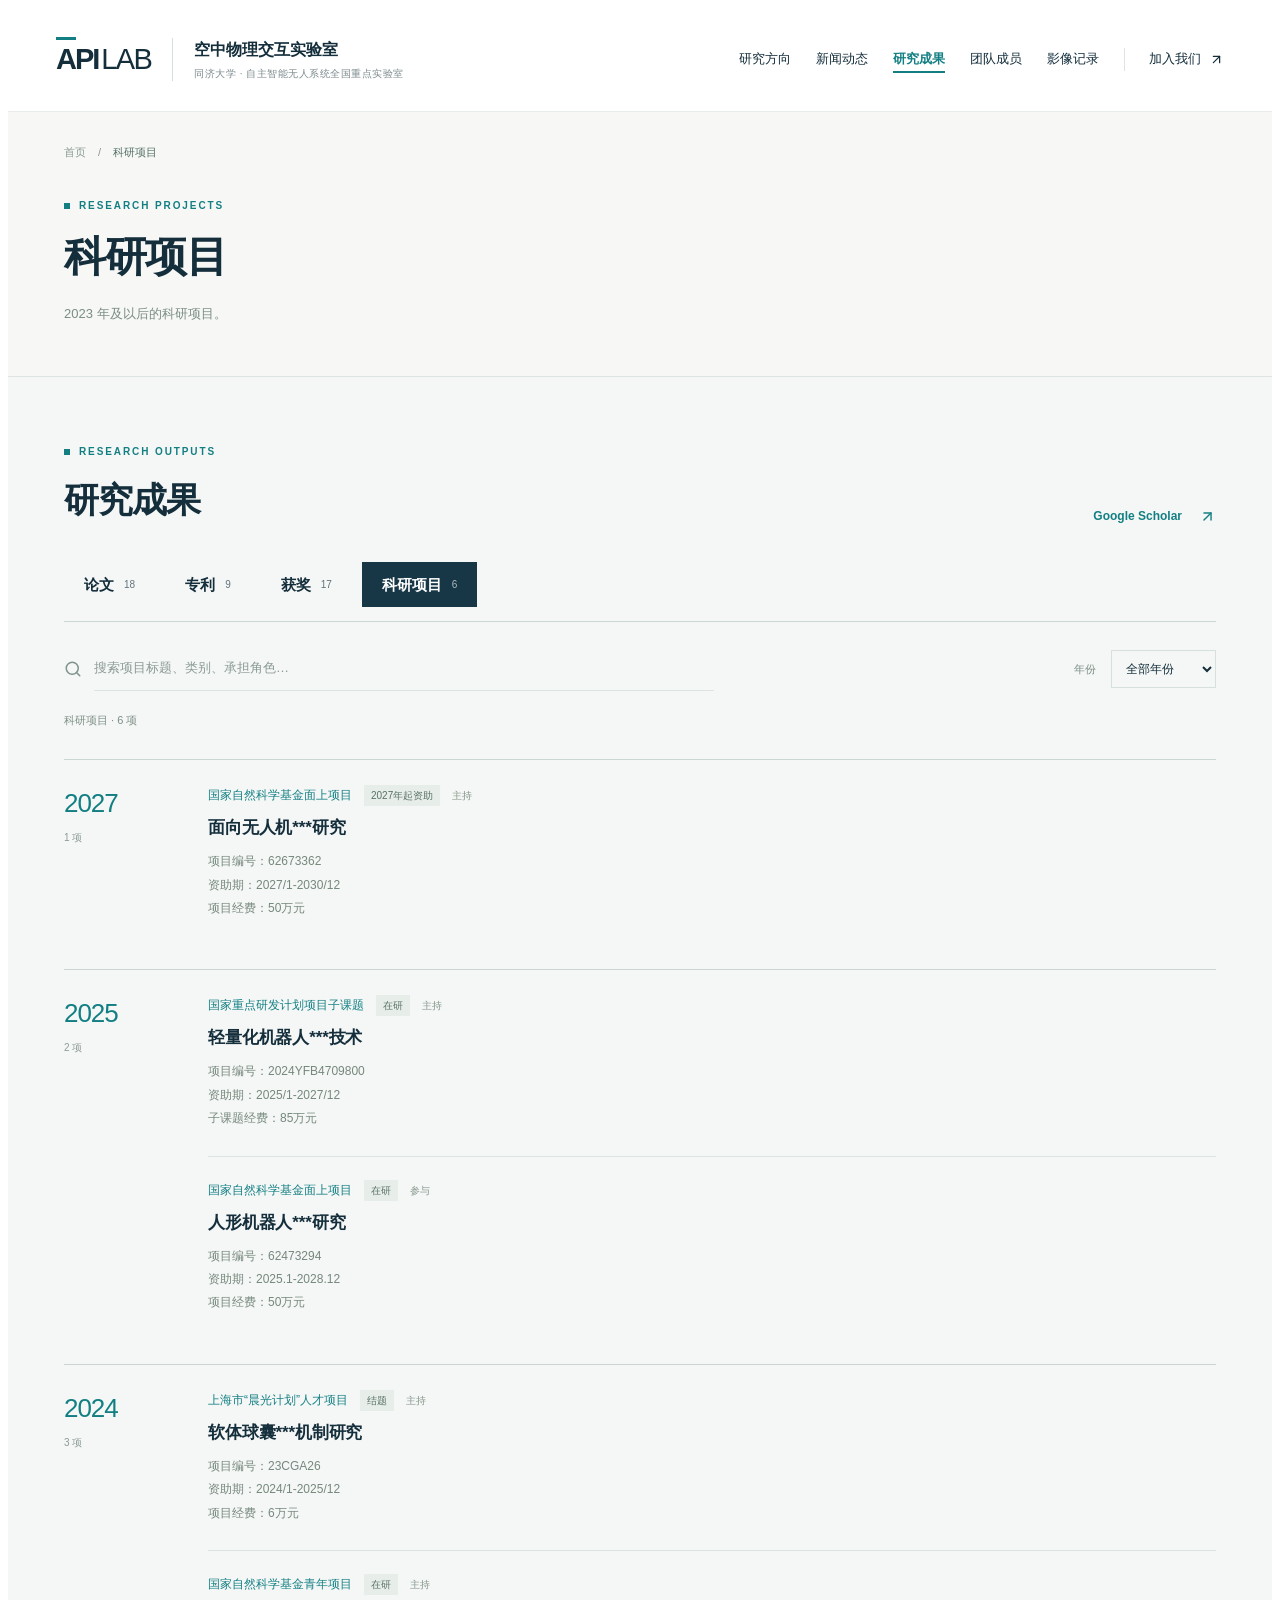
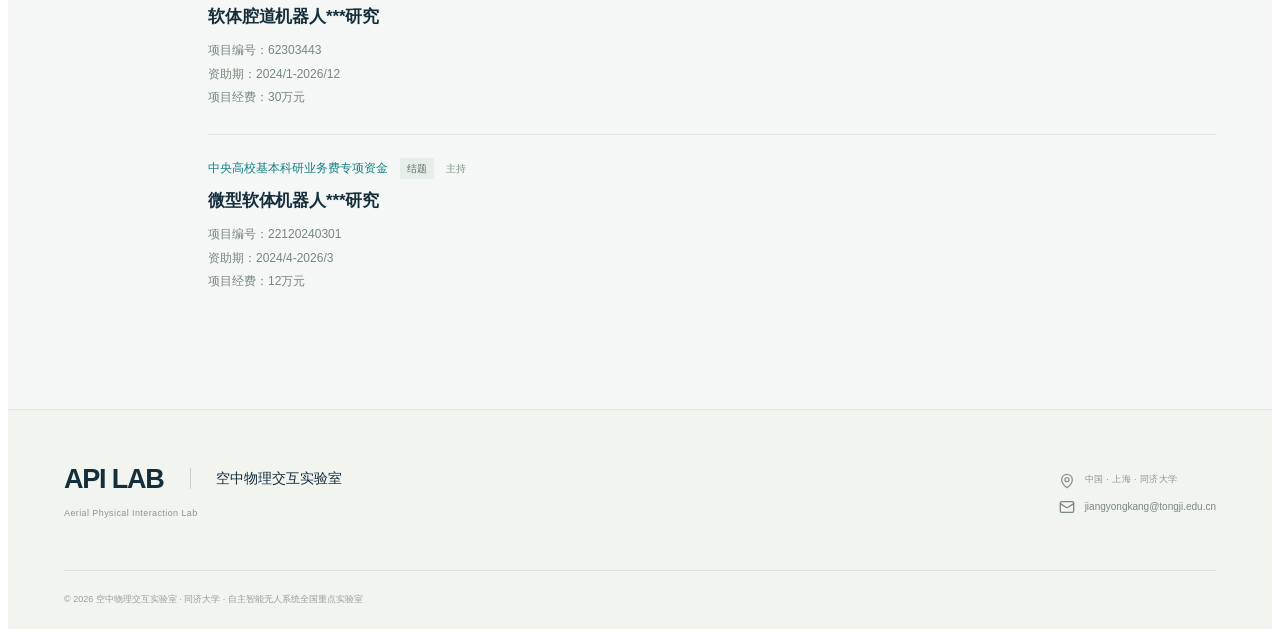
<file: results/projects/index.html>
<!doctype html><html lang="zh-CN"><head><meta charset="UTF-8"><meta name="viewport" content="width=device-width,initial-scale=1"><meta name="description" content="空中物理交互实验室 · 研究成果 · 科研项目。我们研究机器人如何通过结构、感知与控制的协同设计，在复杂环境中可靠地接触、抓取、对接和驻留。以空中物理交互为核心，探索形态智能与自主作业，让无人机成为能够与物理世界持续交互的具身系统。"><meta name="theme-color" content="#12384b"><title>研究成果 · 科研项目 · 空中物理交互实验室</title><link rel="stylesheet" href="../../assets/public.css?v=9dcf3aba17f4"></head><body><div id="root"><div class="lab-site lab-page-projects"><a class="lab-skip" href="#main-content">跳转到正文</a><header class="lab-header"><a href="../../" class="lab-brand" aria-label="空中物理交互实验室 首页"><span class="lab-wordmark">API<span>LAB</span><i></i></span><span class="lab-brand-name">空中物理交互实验室<small>同济大学 · 自主智能无人系统全国重点实验室</small></span></a><nav id="lab-main-nav" class="lab-nav " aria-label="主导航"><a href="../../research/">研究方向</a><a href="../../news/">新闻动态</a><a href="../../results/" aria-current="page">研究成果</a><a href="../../team/">团队成员</a><a href="../../gallery/">影像记录</a><a href="../../join/" class="lab-nav-contact">加入我们 <svg xmlns="http://www.w3.org/2000/svg" width="15" height="15" viewBox="0 0 24 24" fill="none" stroke="currentColor" stroke-width="2" stroke-linecap="round" stroke-linejoin="round" class="lucide lucide-arrow-up-right" aria-hidden="true"><path d="M7 7h10v10"></path><path d="M7 17 17 7"></path></svg></a></nav><button class="lab-menu-toggle" aria-controls="lab-main-nav" aria-expanded="false" aria-label="打开导航"><svg xmlns="http://www.w3.org/2000/svg" width="24" height="24" viewBox="0 0 24 24" fill="none" stroke="currentColor" stroke-width="2" stroke-linecap="round" stroke-linejoin="round" class="lucide lucide-menu" aria-hidden="true"><path d="M4 5h16"></path><path d="M4 12h16"></path><path d="M4 19h16"></path></svg></button></header><main id="main-content"><div class="lab-page-heading"><div class="lab-container"><div class="lab-breadcrumb"><a href="../../">首页</a><span aria-hidden="true">/</span><span>科研项目</span></div><div class="lab-eyebrow"><span></span>RESEARCH PROJECTS</div><h1>科研项目</h1><p>2023 年及以后的科研项目。</p></div></div><section class="lab-results lab-section" id="results" aria-labelledby="lab-results-heading"><span id="publications" class="lab-results-legacy-anchor" aria-hidden="true"></span><div class="lab-container"><div class="lab-section-head"><div><div class="lab-eyebrow"><span></span>RESEARCH OUTPUTS</div><h2 id="lab-results-heading">研究成果</h2></div><a class="lab-text-link" href="https://scholar.google.com/citations?user=xp0Y7bsAAAAJ&amp;hl=en&amp;oi=ao" target="_blank" rel="noreferrer">Google Scholar <svg xmlns="http://www.w3.org/2000/svg" width="17" height="17" viewBox="0 0 24 24" fill="none" stroke="currentColor" stroke-width="2" stroke-linecap="round" stroke-linejoin="round" class="lucide lucide-arrow-up-right" aria-hidden="true"><path d="M7 7h10v10"></path><path d="M7 17 17 7"></path></svg></a></div><nav class="lab-result-categories" aria-label="成果分类"><a href="../../results/" class="">论文<span>18</span></a><a href="../../results/patents/" class="">专利<span>9</span></a><a href="../../results/awards/" class="">获奖<span>17</span></a><a href="../../results/projects/" class="is-active" aria-current="page">科研项目<span>6</span></a></nav><div class="lab-result-controls"><label class="lab-result-search"><svg xmlns="http://www.w3.org/2000/svg" width="18" height="18" viewBox="0 0 24 24" fill="none" stroke="currentColor" stroke-width="2" stroke-linecap="round" stroke-linejoin="round" class="lucide lucide-search" aria-hidden="true"><path d="m21 21-4.34-4.34"></path><circle cx="11" cy="11" r="8"></circle></svg><span class="sr-only">搜索<!-- -->科研项目</span><input type="search" placeholder="搜索项目标题、类别、承担角色…" value=""/></label><label class="lab-result-year"><span>年份</span><select aria-label="按年份筛选科研项目"><option value="all" selected="">全部年份</option><option value="2027">2027</option><option value="2025">2025</option><option value="2024">2024</option></select></label></div><div class="lab-result-list-meta"><p role="status">科研项目<!-- --> · <!-- -->6<!-- --> <!-- -->项</p></div><div class="lab-result-list" id="lab-results-list" aria-label="科研项目列表"><div class="lab-result-year-group"><h3 class="lab-result-year-heading">2027<span>1<!-- --> <!-- -->项</span></h3><div class="lab-result-year-items"><article class="lab-result-item"><div class="lab-result-context"><span class="lab-result-venue">国家自然科学基金面上项目</span><span class="lab-result-status">2027年起资助</span><span class="lab-result-kind">主持</span></div><h4>面向无人机***研究</h4><p class="lab-result-details">项目编号：62673362
资助期：2027/1-2030/12
项目经费：50万元</p></article></div></div><div class="lab-result-year-group"><h3 class="lab-result-year-heading">2025<span>2<!-- --> <!-- -->项</span></h3><div class="lab-result-year-items"><article class="lab-result-item"><div class="lab-result-context"><span class="lab-result-venue">国家重点研发计划项目子课题</span><span class="lab-result-status">在研</span><span class="lab-result-kind">主持</span></div><h4>轻量化机器人***技术</h4><p class="lab-result-details">项目编号：2024YFB4709800
资助期：2025/1-2027/12
子课题经费：85万元</p></article><article class="lab-result-item"><div class="lab-result-context"><span class="lab-result-venue">国家自然科学基金面上项目</span><span class="lab-result-status">在研</span><span class="lab-result-kind">参与</span></div><h4>人形机器人***研究</h4><p class="lab-result-details">项目编号：62473294
资助期：2025.1-2028.12
项目经费：50万元</p></article></div></div><div class="lab-result-year-group"><h3 class="lab-result-year-heading">2024<span>3<!-- --> <!-- -->项</span></h3><div class="lab-result-year-items"><article class="lab-result-item"><div class="lab-result-context"><span class="lab-result-venue">上海市“晨光计划”人才项目</span><span class="lab-result-status">结题</span><span class="lab-result-kind">主持</span></div><h4>软体球囊***机制研究</h4><p class="lab-result-details">项目编号：23CGA26
资助期：2024/1-2025/12
项目经费：6万元</p></article><article class="lab-result-item"><div class="lab-result-context"><span class="lab-result-venue">国家自然科学基金青年项目</span><span class="lab-result-status">在研</span><span class="lab-result-kind">主持</span></div><h4>软体腔道机器人***研究</h4><p class="lab-result-details">项目编号：62303443
资助期：2024/1-2026/12
项目经费：30万元</p></article><article class="lab-result-item"><div class="lab-result-context"><span class="lab-result-venue">中央高校基本科研业务费专项资金</span><span class="lab-result-status">结题</span><span class="lab-result-kind">主持</span></div><h4>微型软体机器人***研究</h4><p class="lab-result-details">项目编号：22120240301
资助期：2024/4-2026/3
项目经费：12万元</p></article></div></div></div></div></section></main><footer class="lab-footer"><div class="lab-container"><div class="lab-footer-top"><div><a href="../../" class="lab-footer-brand">API LAB<span>空中物理交互实验室</span></a><p>Aerial Physical Interaction Lab</p></div><div class="lab-footer-contact"><p><svg xmlns="http://www.w3.org/2000/svg" width="16" height="16" viewBox="0 0 24 24" fill="none" stroke="currentColor" stroke-width="2" stroke-linecap="round" stroke-linejoin="round" class="lucide lucide-map-pin" aria-hidden="true"><path d="M20 10c0 4.993-5.539 10.193-7.399 11.799a1 1 0 0 1-1.202 0C9.539 20.193 4 14.993 4 10a8 8 0 0 1 16 0"></path><circle cx="12" cy="10" r="3"></circle></svg><span>中国 · 上海 · 同济大学</span></p><a href="mailto:jiangyongkang@tongji.edu.cn"><svg xmlns="http://www.w3.org/2000/svg" width="16" height="16" viewBox="0 0 24 24" fill="none" stroke="currentColor" stroke-width="2" stroke-linecap="round" stroke-linejoin="round" class="lucide lucide-mail" aria-hidden="true"><path d="m22 7-8.991 5.727a2 2 0 0 1-2.009 0L2 7"></path><rect x="2" y="4" width="20" height="16" rx="2"></rect></svg>jiangyongkang@tongji.edu.cn</a></div></div><div class="lab-footer-bottom"><span>© <!-- -->2026<!-- --> <!-- -->空中物理交互实验室<!-- --> · <!-- -->同济大学 · 自主智能无人系统全国重点实验室</span></div></div></footer><dialog class="lab-modal" aria-labelledby="lab-modal-title"></dialog></div></div><script type="application/json" id="lab-content" data-page="projects" data-root-prefix="../../">{"site":{"labName":"空中物理交互实验室","enName":"Aerial Physical Interaction Lab","tagline":"让无人机从空中观察，\n走向与环境交互。","description":"我们研究机器人如何通过结构、感知与控制的协同设计，在复杂环境中可靠地接触、抓取、对接和驻留。以空中物理交互为核心，探索形态智能与自主作业，让无人机成为能够与物理世界持续交互的具身系统。","email":"jiangyongkang@tongji.edu.cn","affiliation":"同济大学 · 自主智能无人系统全国重点实验室","scholar":"https://scholar.google.com/citations?user=xp0Y7bsAAAAJ&hl=en&oi=ao","heroImage":"../../media/hero-campus.jpg","heroVideo":"../../media/docking.mp4","heroVideoPoster":"../../media/docking-poster.jpg","recruitment":"欢迎对机器人机构、空中物理交互、感知与控制感兴趣的同学联系交流。\n我们重视扎实的基础、独立思考与动手实验。来信可附个人简历、研究兴趣和能够说明工作能力的项目或作品。","location":"中国 · 上海 · 同济大学","piName":"蒋永康","piTitle":"助理教授 · 课题组负责人","piBio":"蒋永康，同济大学自主智能无人系统全国重点实验室教师，“空中物理交互实验室”与“地下自然洞穴复合环境模拟实验室”负责人。\n本科与博士均毕业于北京航空航天大学，曾在瑞士洛桑联邦理工学院（EPFL）开展访问研究。聚焦智能机器人、空中无人系统与具身交互，研究机构、感知与控制如何协同支撑真实环境中的自主作业。","piPhoto":"../../media/jiang-yongkang.jpg","piProfile":"https://faculty.tongji.edu.cn/jiangyongkang/zh_CN/index.htm","showPublications":true,"piDetails":{"intro":"蒋永康，同济大学自主智能无人系统全国重点实验室，上海市“晨光学者”，上海市“东方英才”团队核心骨干。本博毕业于北京航空航天大学，瑞士洛桑联邦理工学院（EPFL）访问学者。同济大学“空中物理交互实验室”与“地下自然洞穴复合环境模拟实验室”负责人，聚焦智能机器人、空中无人系统与具身交互等前沿领域研究。在Science Advances, Cell Reports Physical Science, Soft Robotics, IEEE/ASME T-MECH, IEEE TIE，IEEE RAL, BB, ICRA, IROS等国际期刊与学术会议上发表学术论文30余篇（一作/通讯20余篇），申请/授权发明专利10余项（美国专利1项），相关成果被美国两院院士/MIT教授Daniela Rus, 哈佛大学Robert Howe教授、Katia Bertoldi教授等知名学者在Science Robotics, Advanced Materials, TRO等期刊引用并高度评价。\n\n主持国自然面上，国自然青基、国家重点研发计划子课题、上海市“晨光计划”项目等，参与上海市重大专项、JKW \"1XX\"专项重点课题等项目多项。入选2025年同济大学优秀班主任，主讲课程“人工智能前沿进展与应用”入选教育部人工智能前沿主题微课程项目、同济大学研究生线上精品课程教改项目、同济大学智慧课程教改项目。作为指导教师/领队，获得2025工信部新域新质创新大赛全国二等奖、2025国际人形机器人技能大赛-具身智能应用场景挑战赛第一名等荣誉。同时，担任中国生物医学工程学会康复工程分会青年委员、国际期刊客座编辑、IEEE国际会议 Technical Committee Chairs，以及NC, T-RO,SORO, T-MECH, RA-L, ICRA, IROS等国际知名期刊与会议的审稿人。\n\n主持研发复杂自然环境自驻式无人机系统平台-“智能飞鸟”，突破无人机在密林、管道、洞穴等受限环境中的停歇、避障与持续监测难题。成果受到了xxx战区领导积极评价，入选同济大学招生宣传片，获首轮浦东人工智能种子基金支持与2025工信部新域新质创新大赛全国二等奖等重要奖励，在央视新闻频道（CCTV-13）《朝闻天下》、央视综合频道（CCTV-1）《晚间新闻》等进行综合报道。已与30余家部队单位及XX国安单位合作，签署多项产品试用意向/采购合同，已经交付产品样机参加XX演训，服务军事国防等国家重大战略需求。主持研发的“智能飞鸟”-多模态自适应无人机停歇系统，实现了在管道、岩石、电缆、墙体等多类自然与人工环境结构的自主稳定停歇，在“伪装驻留—智能感知—精准摧毁”新质战斗力生成等方面具有重要应用前景。","sourceUrl":"https://faculty.tongji.edu.cn/jiangyongkang/zh_CN/index.htm","sections":[],"education":[],"experience":[]}},"research":[{"id":"r-interaction","title":"空中物理交互与形态智能","subtitle":"Aerial interaction & morphological intelligence","summary":"把结构的力学特性融入机器人能力，研究接触、抓取与对接过程中的快速响应和飞行稳定性。","body":"空中机器人与环境发生接触时，结构响应和飞行运动会相互影响。我们结合机构设计、动力学分析与实验，探索形态智能在快速抓取、动态对接和空中操作中的作用。\n相关公开工作包括双稳态抓取机构和动态空中对接。","cover":"../../media/docking-poster.jpg","video":"../../media/docking.mp4","tags":["形态智能","动态对接","机器人机构"]},{"id":"r-perching","title":"自主停歇与长时驻留","subtitle":"Perching & sustained observation","summary":"利用树枝、杆件及空间结构支撑无人机，研究从飞行到停歇、驻留监测与再起飞的完整过程。","body":"停歇为无人机提供了持续接触环境、降低驻留能耗的另一种方式。我们研究环境适配结构、抓附过程与整机协同，探索面向森林生态监测、应急感知和复杂空间巡检的自驻式平台。\n智能飞鸟是这一研究方向的代表性系统。","cover":"../../media/perching.jpg","video":"","tags":["自适应停歇","环境交互","智能飞鸟"]},{"id":"r-reconfigurable","title":"变刚度与可重构机器人","subtitle":"Variable stiffness & reconfigurable robotics","summary":"通过双稳态、阻塞与柔顺机构调节形态和力学性能，让机器人适应不同任务与接触条件。","body":"机器人的能力不仅来自算法，也来自结构本身。我们围绕可调刚度、能量调控与可重构机构开展研究，将物理机制与系统设计结合。\n公开成果涵盖链状颗粒阻塞、可编程双稳态执行器以及环境辅助的空中原位工具生成。","cover":"../../media/morphology.jpg","video":"../../media/toolmaking.mp4","tags":["变刚度","双稳态","可重构机构"]},{"id":"r-perception","title":"多模态感知与自主控制","subtitle":"Multimodal perception & autonomous control","summary":"结合视觉、触觉与运动状态信息，研究交互过程中的状态判断、感知重构与闭环控制。","body":"可靠的物理交互需要理解接触和运动状态。我们研究多模态感知、触觉重构、状态估计及感知控制协同方法，并通过真实机器人平台验证。\n相关公开研究包括面向边缘应用的数据驱动动态触觉感知，以及视觉反馈下的空中操作。","cover":"../../media/toolmaking-poster.jpg","video":"../../media/toolmaking.mp4","tags":["视觉与触觉","状态估计","自主作业"]}],"publications":[{"id":"cv-paper-01","title":"Morphological intelligence for dynamic aerial interactions","authors":"Jiang Yongkang#, Li Junjin#, Meng Shuyu, et al.","venue":"Science Advances","year":2026,"doi":"","url":"","image":"","status":"已接收","topic":"","details":"","kind":"期刊论文"},{"id":"cv-paper-02","title":"Autonomous Top-Perching with an Asymmetric Bistable Claw","authors":"Jiang Yongkang#, Zhang Shenli#, Liang Yida, et al.","venue":"Cell Reports Physical Science","year":2026,"doi":"","url":"","image":"","status":"已接收","topic":"","details":"","kind":"期刊论文"},{"id":"cv-paper-03","title":"Ultra-tunable bistable structures for universal robotic applications","authors":"Jiang Yongkang, Li Yingtian, Liu Ke, et al.","venue":"Cell Reports Physical Science","year":2023,"doi":"10.1016/j.xcrp.2023.101365","url":"","image":"","status":"已发表","topic":"","details":"4(5): 101365","kind":"期刊论文"},{"id":"cv-paper-05","title":"Reprogrammable bistable actuators for multimodal, fast, and ultra-sensitive grasping","authors":"Jiang Yongkang, Tong Xin, Li Jian, et al.","venue":"IEEE/ASME Transactions on Mechatronics","year":2024,"doi":"10.1109/TMECH.2023.3318976","url":"","image":"","status":"已发表","topic":"","details":"29(2): 984–994","kind":"期刊论文"},{"id":"cv-paper-06","title":"Dynamic Tactile Sensor (DTS) with Data-driven Super-resolution for Edge Applications","authors":"Zhou Yanmin, Luo Yijie, Li Jie, Wang Yafei, Wang Zhipeng, Jiang Yongkang*, He Bin","venue":"IEEE Transactions on Industrial Electronics","year":2026,"doi":"10.1109/TIE.2025.3598207","url":"","image":"","status":"已发表","topic":"","details":"73(2): 2554–2563","kind":"期刊论文"},{"id":"cv-paper-07","title":"Shaping by Contact: Aerial In-Situ Toolmaking with a Variable-Stiffness Manipulator","authors":"Jiang Yongkang, Zheng Zhuoming, Chen Chaojun, et al.","venue":"IEEE Robotics and Automation Letters","year":2026,"doi":"10.1109/lra.2026.3728697","url":"","image":"","status":"已发表","topic":"","details":"11(10): 12216–12223","kind":"期刊论文"},{"id":"cv-paper-08","title":"Morphological Intelligence in Dynamic Aerial Docking: A Bistable Tension‐Hinge Gripper","authors":"Gu Xihe, Jiang Yongkang*, Pengliang Dai, et al.","venue":"Bioinspiration & Biomimetics","year":2026,"doi":"10.1088/1748-3190/ae8f97","url":"","image":"","status":"已发表","topic":"","details":"21(5): 056004","kind":"期刊论文"},{"id":"cv-paper-11","title":"Robotic flytrap with an ultra-sensitive “trichome” and fast-response “lobes”","authors":"Jiang Yongkang, Li Yingtian, Tong Xin, et al.","venue":"Bioinspiration & Biomimetics","year":2024,"doi":"","url":"","image":"","status":"已发表","topic":"","details":"19: 056017","kind":"期刊论文"},{"id":"cv-paper-12","title":"Developing the robotic space-force boundary of physical interaction perception in an infant way","authors":"Yan Zheng, ..., Jiang Yongkang*, He Bin","venue":"Neurocomputing","year":2026,"doi":"","url":"","image":"","status":"已发表","topic":"","details":"663: 132014","kind":"期刊论文"},{"id":"cv-paper-13","title":"Muscle-inspired stiffness-tunable flexible fiber jamming structure for wearable robots","authors":"Ma Junlin, Chen Diansheng, …, Jiang Yongkang*","venue":"Smart Materials and Structures","year":2024,"doi":"","url":"","image":"","status":"已发表","topic":"","details":"33(5): 055002","kind":"期刊论文"},{"id":"cv-paper-14","title":"A single-tube braided stent for various airway structures","authors":"Tong Xin#, Jiang Yongkang#, Mo Fei, et al.","venue":"Frontiers in Bioengineering and Biotechnology","year":2023,"doi":"","url":"","image":"","status":"已发表","topic":"","details":"11: 1152412","kind":"期刊论文"},{"id":"cv-paper-15","title":"When birds meet fish: vision-force fusion for autonomous underwater docking in cross-domain avian-aquatic collaboration","authors":"Liu Hongchang, Wang Ruiheng, Jiang Yongkang*, et al.","venue":"IEEE International Conference on Robotics and Automation (ICRA)","year":2026,"doi":"","url":"","image":"","status":"已发表","topic":"","details":"","kind":"会议论文"},{"id":"cv-paper-16","title":"Ultrafast capturing in-flight objects with reprogrammable working speed ranges","authors":"Jiang Yongkang, Tong Xin, Sun Zhongqing, et al.","venue":"IEEE International Conference on Robotics and Automation (ICRA)","year":2024,"doi":"","url":"","image":"","status":"已发表","topic":"","details":"9335–9341","kind":"会议论文"},{"id":"cv-paper-17","title":"Micro-UAV with Ant-Inspired Bistable Gripper for Adaptive Perching and Wildlife Detection","authors":"Liu Yuan, ... Yongkang Jiang*, etc.","venue":"IEEE/RSJ International Conference on Intelligent Robots and Systems (IROS)","year":2025,"doi":"","url":"","image":"","status":"已发表","topic":"","details":"10289–10294","kind":"会议论文"},{"id":"cv-paper-22","title":"All-fabric bi-directional actuators for multi-joint assistance of upper limb","authors":"Ma junlin, …, Jiang Yongkang","venue":"Journal of Bionic Engineering","year":2023,"doi":"10.1007/s42235-023-00415-0","url":"","image":"","status":"已发表","topic":"","details":"20(6): 2661–2669","kind":"期刊论文"},{"id":"cv-paper-23","title":"Heatmap Pooling Network for Action Recognition From RGB Videos","authors":"Liu mengyuan, Liu Jinfu, Jiang Yongkang, He Bin","venue":"IEEE Transactions on Pattern Analysis and Machine Intelligence","year":2026,"doi":"10.1109/tpami.2025.3640697","url":"","image":"","status":"已发表","topic":"","details":"48(3): 3726–3743","kind":"期刊论文"},{"id":"cv-paper-24","title":"A Bio-Functional Mimetic Robot for Versatile Tasks From Cross-Scale Manipulation to Limb-Tool Integration","authors":"Tong Xin, ..., Jiang Yongkang, Yang Yang, Li Yingtian","venue":"Advanced Science","year":2026,"doi":"10.1002/advs.76527","url":"","image":"","status":"已发表","topic":"","details":"13(51): e76527","kind":"期刊论文"},{"id":"cv-paper-28","title":"X-Tacformer : Spatio-tempral Attention Model for Tactile Recognition","authors":"Hu Jiarui, …, Jiang Yongkang, He Bin","venue":"IEEE International Conference on Robotics and Automation (ICRA)","year":2024,"doi":"","url":"","image":"","status":"已发表","topic":"","details":"","kind":"会议论文"}],"members":[],"news":[{"id":"n-bb","slug":"bb-20260907","hidden":false,"title":"课题组顾羲和博士空中快速停歇文章在Bioinspiration & Biomimetics在线发表！","date":"2026-09-07","summary":"以碰撞触发快速抓持，结合柔顺缓冲与被动锁定，探索无人机在杆件和天然树枝上的快速停歇。","body":"2026年9月7日，课题组顾羲和博士为第一作者、蒋永康为通讯作者的研究论文“Morphological Intelligence in Dynamic Aerial Docking: A Bistable Tension-Hinge Gripper”在Bioinspiration & Biomimetics在线发表。研究围绕无人机接触环境时的快速响应与可靠锁定问题，提出双稳态张力铰链抓持机构（BTHG），并开展了快速停歇与动态空中对接实验。\n\n让无人机在接触瞬间抓得住\n\n鸟类能够在短暂接触中抓住树枝、吸收冲击并完成停歇。让无人机具备类似能力，需要同时解决响应速度、碰撞缓冲与稳定抓持的问题：接近速度越快，留给传感、决策和执行器动作的时间就越短，接触冲击也越容易扰动飞行姿态。\n\n受鸟类腿爪系统启发，团队将快速接触响应融入机构本体。接触目标时，碰撞推动机构跨越弹性能垒，触发双稳态构型跃迁，由张开状态转入锁定状态。分段铰链与弹性结构同时提供柔顺变形和冲击缓冲，锁定后无需持续供能维持抓持。\n\n机构测试表明，BTHG可在0.16秒内完成触发跃迁。这里的0.16秒对应机构从触发到锁定的响应过程；飞行接近、接触和姿态稳定则由整机实验进一步验证。\n\n在飞行中停歇、释放与再起飞\n\n团队将机构与机载视觉和飞行控制系统集成，在水平杆实验中展示了接近、被动锁定、停歇、主动释放与再次起飞的完整过程，并在最高1.4米/秒的实测接近速度下完成快速停靠。\n\n从规则杆件走向天然树枝\n\n除了水平杆停歇，研究还展示了竖直杆停靠后的导向滑移。在室外天然树枝上，团队采用预设控制序列并配合人工安全监督，演示接近、锁定、停驻与脱离过程，观察机构对真实树枝几何和弹性的适应能力。\n\n这项工作将接触瞬间的快速响应交给物理机构，为机械设计与飞行控制协同提供了新的实验实例，也为无人机停驻观测和持续物理交互提供了研究基础。\n\n论文信息\n\nMorphological Intelligence in Dynamic Aerial Docking: A Bistable Tension-Hinge Gripper\n\n作者：Xihe Gu, Yongkang Jiang*, Pengliang Dai, Zhaojie Wang, Bin He\n期刊：Bioinspiration & Biomimetics\n在线发表：2026年9月7日\nDOI：10.1088/1748-3190/ae8f97","image":"../../media/bb-2026-movie-s5-poster.webp","video":"../../media/bb-2026-movie-s5.mp4","url":"https://doi.org/10.1088/1748-3190/ae8f97","blocks":[{"type":"paragraph","text":"2026年9月7日，课题组顾羲和博士为第一作者、蒋永康为通讯作者的研究论文“Morphological Intelligence in Dynamic Aerial Docking: A Bistable Tension-Hinge Gripper”在Bioinspiration & Biomimetics在线发表。研究围绕无人机接触环境时的快速响应与可靠锁定问题，提出双稳态张力铰链抓持机构（BTHG），并开展了快速停歇与动态空中对接实验。"},{"type":"heading","text":"让无人机在接触瞬间抓得住"},{"type":"paragraph","text":"鸟类能够在短暂接触中抓住树枝、吸收冲击并完成停歇。让无人机具备类似能力，需要同时解决响应速度、碰撞缓冲与稳定抓持的问题：接近速度越快，留给传感、决策和执行器动作的时间就越短，接触冲击也越容易扰动飞行姿态。"},{"type":"paragraph","text":"受鸟类腿爪系统启发，团队将快速接触响应融入机构本体。接触目标时，碰撞推动机构跨越弹性能垒，触发双稳态构型跃迁，由张开状态转入锁定状态。分段铰链与弹性结构同时提供柔顺变形和冲击缓冲，锁定后无需持续供能维持抓持。"},{"type":"image","src":"../../media/bb-2026-movie-s2-poster.webp","caption":"图1｜无人机以1.4米/秒接近水平杆并快速停靠。画面取自补充视频S2，保留原有速度标记。"},{"type":"paragraph","text":"机构测试表明，BTHG可在0.16秒内完成触发跃迁。这里的0.16秒对应机构从触发到锁定的响应过程；飞行接近、接触和姿态稳定则由整机实验进一步验证。"},{"type":"heading","text":"在飞行中停歇、释放与再起飞"},{"type":"paragraph","text":"团队将机构与机载视觉和飞行控制系统集成，在水平杆实验中展示了接近、被动锁定、停歇、主动释放与再次起飞的完整过程，并在最高1.4米/秒的实测接近速度下完成快速停靠。"},{"type":"video","src":"../../media/bb-2026-movie-s1.mp4","poster":"../../media/bb-2026-movie-s1-poster.webp","caption":"视频1｜水平杆停歇、释放与再起飞（Movie S1）。保留原片完整过程与播放速度标记。"},{"type":"video","src":"../../media/bb-2026-movie-s2.mp4","poster":"../../media/bb-2026-movie-s2-poster.webp","caption":"视频2｜1.4米/秒快速接近与停靠（Movie S2）。"},{"type":"image","src":"../../media/bb-2026-movie-s3-poster.webp","caption":"图2｜竖直杆停靠后的导向滑移实验，画面取自补充视频S3。"},{"type":"heading","text":"从规则杆件走向天然树枝"},{"type":"paragraph","text":"除了水平杆停歇，研究还展示了竖直杆停靠后的导向滑移。在室外天然树枝上，团队采用预设控制序列并配合人工安全监督，演示接近、锁定、停驻与脱离过程，观察机构对真实树枝几何和弹性的适应能力。"},{"type":"video","src":"../../media/bb-2026-movie-s5.mp4","poster":"../../media/bb-2026-movie-s5-poster.webp","caption":"视频3｜天然树枝上的室外停歇与再起飞（Movie S5）。本组实验采用预设控制序列，并配合人工安全监督。"},{"type":"paragraph","text":"这项工作将接触瞬间的快速响应交给物理机构，为机械设计与飞行控制协同提供了新的实验实例，也为无人机停驻观测和持续物理交互提供了研究基础。"},{"type":"heading","text":"论文信息"},{"type":"paragraph","text":"Morphological Intelligence in Dynamic Aerial Docking: A Bistable Tension-Hinge Gripper"},{"type":"authors","authors":[{"name":"Xihe Gu"},{"name":"Yongkang Jiang","corresponding":true},{"name":"Pengliang Dai"},{"name":"Zhaojie Wang"},{"name":"Bin He"}]},{"type":"paragraph","text":"期刊：Bioinspiration & Biomimetics\n在线发表：2026年9月7日\nDOI：10.1088/1748-3190/ae8f97"}]}],"gallery":[{"id":"g-docking","title":"动态空中对接","caption":"已发表研究的实机演示","kind":"video","image":"../../media/docking-poster.jpg","url":"../../media/docking.mp4"},{"id":"g-tools","title":"空中原位工具生成","caption":"与环境接触，调整结构形态","kind":"video","image":"../../media/toolmaking-poster.jpg","url":"../../media/toolmaking.mp4"},{"id":"g-cave","title":"复杂环境实验平台","caption":"地下自然洞穴复合环境模拟场地","kind":"image","image":"../../media/cave-lab.jpg","url":"../../media/cave-lab.jpg"},{"id":"g-campus","title":"我们的科研环境","caption":"上海自主智能无人系统科学中心","kind":"image","image":"../../media/hero-campus.jpg","url":"../../media/hero-campus.jpg"},{"id":"g-optical","title":"系统验证与实验","caption":"机器人运动与交互验证场地","kind":"image","image":"../../media/optical-lab.jpg","url":"../../media/optical-lab.jpg"}],"patents":[{"id":"cv-patent-01","title":"面向无人机***结构","year":2025,"category":"中国 · 发明专利","status":"已授权","role":"","details":"发明人：蒋永康，郑卓鸣，韩宇轩，何斌\n编号：ZL202411924953.7\n日期：2025.10.10"},{"id":"cv-patent-02","title":"面向无人机***机构","year":2025,"category":"中国 · 发明专利","status":"已授权","role":"","details":"发明人：蒋永康，何斌，王志鹏，周艳敏，张沈力，李军锦\n编号：ZL202411924955.6\n日期：2025.09.23"},{"id":"cv-patent-03","title":"面向无人机***机构","year":2025,"category":"中国 · 发明专利","status":"已授权","role":"","details":"发明人：蒋永康，何斌，周艳敏，王志鹏，李军锦，张沈力\n编号：ZL202411874147.3\n日期：2025.10.31"},{"id":"cv-patent-04","title":"无人机***装置","year":2025,"category":"中国 · 发明专利","status":"公布","role":"","details":"发明人：蒋永康，何斌，王志鹏，周艳敏，张沈力，孙一鸣\n编号：CN2025108952472\n日期：2025.06.30"},{"id":"cv-patent-05","title":"柔性机械臂***装置","year":2025,"category":"中国 · 发明专利","status":"公布","role":"","details":"发明人：蒋永康，林世豪，高阳洋，郑卓鸣，何斌\n编号：CN2025119719999\n日期：2025.12.25"},{"id":"cv-patent-06","title":"Unmanned aerial vehicle *** apparatuses","year":2025,"category":"美国 · 发明专利","status":"受理","role":"","details":"发明人：Bin He, Yongkang Jiang, Zhipeng Wang, Yanmin Zhou, Shenli Zhang, Yiming Sun\n编号：US 19/396, 273\n日期：2025.12.15"},{"id":"cv-patent-07","title":"旋翼***机构","year":2025,"category":"中国 · 发明专利","status":"已授权","role":"","details":"发明人：周艳敏，韩宇轩，蒋永康，李军锦，何斌\n编号：ZL202411987988.5\n日期：2025.10.03"},{"id":"cv-patent-08","title":"人体行为***方法及装置","year":2025,"category":"中国 · 发明专利","status":"已授权","role":"","details":"发明人：刘梦源，李培铭，刘宏，蒋永康，何斌\n编号：ZL202510588159.8\n日期：2025.07.11"},{"id":"cv-patent-09","title":"人体***方法及装置","year":2025,"category":"中国 · 发明专利","status":"已授权","role":"","details":"发明人：刘梦源，王鑫舜，方锺滨，蒋永康，何斌\n编号：ZL202510595696.5\n日期：2025.08.15"}],"projects":[{"id":"cv-project-01","title":"软体球囊***机制研究","year":2024,"category":"上海市“晨光计划”人才项目","status":"结题","role":"主持","details":"项目编号：23CGA26\n资助期：2024/1-2025/12\n项目经费：6万元"},{"id":"cv-project-02","title":"面向无人机***研究","year":2027,"category":"国家自然科学基金面上项目","status":"2027年起资助","role":"主持","details":"项目编号：62673362\n资助期：2027/1-2030/12\n项目经费：50万元"},{"id":"cv-project-03","title":"软体腔道机器人***研究","year":2024,"category":"国家自然科学基金青年项目","status":"在研","role":"主持","details":"项目编号：62303443\n资助期：2024/1-2026/12\n项目经费：30万元"},{"id":"cv-project-04","title":"轻量化机器人***技术","year":2025,"category":"国家重点研发计划项目子课题","status":"在研","role":"主持","details":"项目编号：2024YFB4709800\n资助期：2025/1-2027/12\n子课题经费：85万元"},{"id":"cv-project-05","title":"微型软体机器人***研究","year":2024,"category":"中央高校基本科研业务费专项资金","status":"结题","role":"主持","details":"项目编号：22120240301\n资助期：2024/4-2026/3\n项目经费：12万元"},{"id":"cv-project-10","title":"人形机器人***研究","year":2025,"category":"国家自然科学基金面上项目","status":"在研","role":"参与","details":"项目编号：62473294\n资助期：2025.1-2028.12\n项目经费：50万元"}],"awards":[{"id":"cv-award-01","title":"上海市教育委员会 “晨光学者”","year":2023,"details":"","category":"人才荣誉","status":"","role":""},{"id":"cv-award-02","title":"上海市人才工作局 “东方英才”团队核心骨干","year":2024,"details":"","category":"人才荣誉","status":"","role":""},{"id":"cv-award-03","title":"工信部2025新域新质创新大赛 全国总决赛 二等奖","year":2025,"details":"","category":"竞赛指导","status":"","role":"指导教师/领队"},{"id":"cv-award-04","title":"国际人形机器人技能大赛-具身智能应用场景挑战赛 第一名","year":2025,"details":"","category":"竞赛指导","status":"","role":"指导教师/领队"},{"id":"cv-award-05","title":"中国国际大学生创新大赛 上海市金奖","year":2026,"details":"","category":"竞赛指导","status":"","role":"指导教师"},{"id":"cv-award-06","title":"“天骄湾”杯-智能系统创新创业大赛 第二名","year":2025,"details":"","category":"竞赛指导","status":"","role":"指导教师"},{"id":"cv-award-07","title":"“天骄湾杯”环同济数智城市创新创业大赛 三等奖","year":2025,"details":"","category":"竞赛指导","status":"","role":"指导教师"},{"id":"cv-award-08","title":"中国国际大学生创新大赛同济大学校内赛 金奖","year":2026,"details":"","category":"竞赛指导","status":"","role":"指导教师"},{"id":"cv-award-09","title":"中国国际大学生创新大赛同济大学校内赛 金奖","year":2025,"details":"","category":"竞赛指导","status":"","role":"指导教师"},{"id":"cv-award-10","title":"全国大学生统计建模大赛 上海市一等奖","year":2026,"details":"","category":"竞赛指导","status":"","role":"指导教师"},{"id":"cv-award-11","title":"同济大学大学生创新学术论坛 一等奖","year":2025,"details":"","category":"竞赛指导","status":"","role":"指导教师"},{"id":"cv-award-12","title":"同济大学本科生学科竞赛优秀指导教师","year":2025,"details":"","category":"教学荣誉","status":"","role":""},{"id":"cv-award-13","title":"同济大学 优秀班主任","year":2025,"details":"","category":"教学荣誉","status":"","role":""},{"id":"cv-award-14","title":"IOP Publishing Outstanding Reviewer Awards","year":2024,"details":"","category":"学术服务","status":"","role":""},{"id":"cv-award-15","title":"IOP Publishing Trusted Reviewer","year":2023,"details":"","category":"学术服务","status":"","role":""},{"id":"cv-award-16","title":"首届北京交叉科学大会 “优秀报告”","year":2023,"details":"","category":"奖励与荣誉","status":"","role":""},{"id":"cv-award-17","title":"第八届软体机器人大会-软体机器人创新设计竞赛  “优秀奖”两项","year":2023,"details":"","category":"竞赛指导","status":"","role":"指导教师"}]}</script><script type="module" src="../../assets/public.js?v=56708e7f56c0"></script></body></html>
</file>
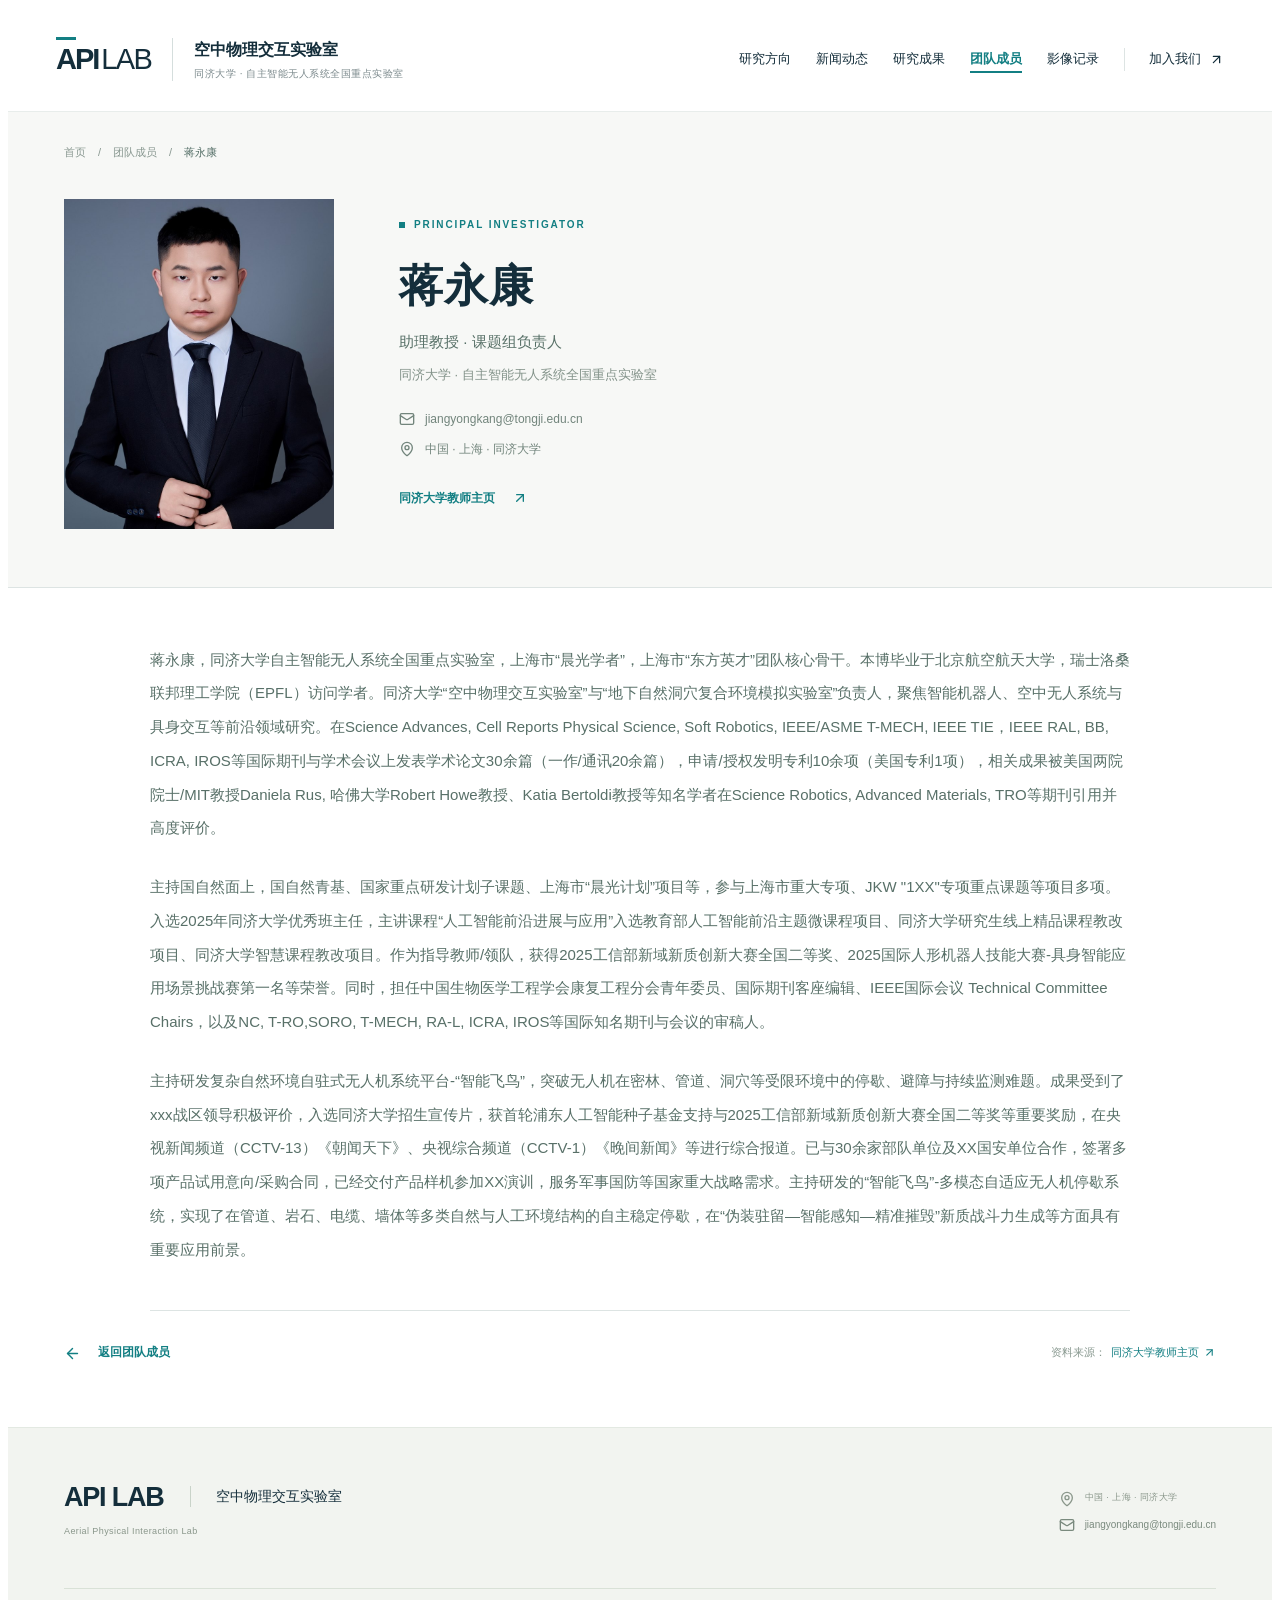
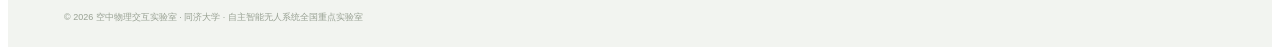
<file: team/jiang-yongkang/index.html>
<!doctype html><html lang="zh-CN"><head><meta charset="UTF-8"><meta name="viewport" content="width=device-width,initial-scale=1"><meta name="description" content="蒋永康 · 助理教授 · 课题组负责人。蒋永康，同济大学自主智能无人系统全国重点实验室教师，“空中物理交互实验室”与“地下自然洞穴复合环境模拟实验室”负责人。 本科与博士均毕业于北京航空航天大学，曾在瑞士洛桑联邦理工学院（EPFL）开展访问研究。聚焦智能机器人、空中无人系统与具身交互，研究机构、感知与控制如何协同支撑真实环境中的自主作业。"><meta name="theme-color" content="#12384b"><title>蒋永康 · 个人介绍 · 空中物理交互实验室</title><link rel="stylesheet" href="../../assets/public.css?v=9dcf3aba17f4"></head><body><div id="root"><link rel="preload" as="image" href="../../media/jiang-yongkang.jpg"/><div class="lab-site lab-page-profile"><a class="lab-skip" href="#main-content">跳转到正文</a><header class="lab-header"><a href="../../" class="lab-brand" aria-label="空中物理交互实验室 首页"><span class="lab-wordmark">API<span>LAB</span><i></i></span><span class="lab-brand-name">空中物理交互实验室<small>同济大学 · 自主智能无人系统全国重点实验室</small></span></a><nav id="lab-main-nav" class="lab-nav " aria-label="主导航"><a href="../../research/">研究方向</a><a href="../../news/">新闻动态</a><a href="../../results/">研究成果</a><a href="../../team/" aria-current="page">团队成员</a><a href="../../gallery/">影像记录</a><a href="../../join/" class="lab-nav-contact">加入我们 <svg xmlns="http://www.w3.org/2000/svg" width="15" height="15" viewBox="0 0 24 24" fill="none" stroke="currentColor" stroke-width="2" stroke-linecap="round" stroke-linejoin="round" class="lucide lucide-arrow-up-right" aria-hidden="true"><path d="M7 7h10v10"></path><path d="M7 17 17 7"></path></svg></a></nav><button class="lab-menu-toggle" aria-controls="lab-main-nav" aria-expanded="false" aria-label="打开导航"><svg xmlns="http://www.w3.org/2000/svg" width="24" height="24" viewBox="0 0 24 24" fill="none" stroke="currentColor" stroke-width="2" stroke-linecap="round" stroke-linejoin="round" class="lucide lucide-menu" aria-hidden="true"><path d="M4 5h16"></path><path d="M4 12h16"></path><path d="M4 19h16"></path></svg></button></header><main id="main-content"><article class="lab-profile-page"><div class="lab-profile-cover"><div class="lab-container"><div class="lab-breadcrumb"><a href="../../">首页</a><span aria-hidden="true">/</span><a href="../../team/">团队成员</a><span aria-hidden="true">/</span><span>蒋永康</span></div><div class="lab-profile-hero"><div class="lab-profile-photo"><img src="../../media/jiang-yongkang.jpg" alt="蒋永康"/></div><div class="lab-profile-identity"><div class="lab-eyebrow"><span></span>PRINCIPAL INVESTIGATOR</div><h1>蒋永康</h1><p class="lab-profile-role">助理教授 · 课题组负责人</p><p class="lab-profile-affiliation">同济大学 · 自主智能无人系统全国重点实验室</p><div class="lab-profile-contact"><a href="mailto:jiangyongkang@tongji.edu.cn"><svg xmlns="http://www.w3.org/2000/svg" width="16" height="16" viewBox="0 0 24 24" fill="none" stroke="currentColor" stroke-width="2" stroke-linecap="round" stroke-linejoin="round" class="lucide lucide-mail" aria-hidden="true"><path d="m22 7-8.991 5.727a2 2 0 0 1-2.009 0L2 7"></path><rect x="2" y="4" width="20" height="16" rx="2"></rect></svg>jiangyongkang@tongji.edu.cn</a><p><svg xmlns="http://www.w3.org/2000/svg" width="16" height="16" viewBox="0 0 24 24" fill="none" stroke="currentColor" stroke-width="2" stroke-linecap="round" stroke-linejoin="round" class="lucide lucide-map-pin" aria-hidden="true"><path d="M20 10c0 4.993-5.539 10.193-7.399 11.799a1 1 0 0 1-1.202 0C9.539 20.193 4 14.993 4 10a8 8 0 0 1 16 0"></path><circle cx="12" cy="10" r="3"></circle></svg><span>中国 · 上海 · 同济大学</span></p></div><a class="lab-text-link" href="https://faculty.tongji.edu.cn/jiangyongkang/zh_CN/index.htm" target="_blank" rel="noreferrer">同济大学教师主页 <svg xmlns="http://www.w3.org/2000/svg" width="16" height="16" viewBox="0 0 24 24" fill="none" stroke="currentColor" stroke-width="2" stroke-linecap="round" stroke-linejoin="round" class="lucide lucide-arrow-up-right" aria-hidden="true"><path d="M7 7h10v10"></path><path d="M7 17 17 7"></path></svg></a></div></div></div></div><div class="lab-profile-body lab-container"><div class="lab-profile-prose lab-profile-plain"><p>蒋永康，同济大学自主智能无人系统全国重点实验室，上海市“晨光学者”，上海市“东方英才”团队核心骨干。本博毕业于北京航空航天大学，瑞士洛桑联邦理工学院（EPFL）访问学者。同济大学“空中物理交互实验室”与“地下自然洞穴复合环境模拟实验室”负责人，聚焦智能机器人、空中无人系统与具身交互等前沿领域研究。在Science Advances, Cell Reports Physical Science, Soft Robotics, IEEE/ASME T-MECH, IEEE TIE，IEEE RAL, BB, ICRA, IROS等国际期刊与学术会议上发表学术论文30余篇（一作/通讯20余篇），申请/授权发明专利10余项（美国专利1项），相关成果被美国两院院士/MIT教授Daniela Rus, 哈佛大学Robert Howe教授、Katia Bertoldi教授等知名学者在Science Robotics, Advanced Materials, TRO等期刊引用并高度评价。</p><p>主持国自然面上，国自然青基、国家重点研发计划子课题、上海市“晨光计划”项目等，参与上海市重大专项、JKW &quot;1XX&quot;专项重点课题等项目多项。入选2025年同济大学优秀班主任，主讲课程“人工智能前沿进展与应用”入选教育部人工智能前沿主题微课程项目、同济大学研究生线上精品课程教改项目、同济大学智慧课程教改项目。作为指导教师/领队，获得2025工信部新域新质创新大赛全国二等奖、2025国际人形机器人技能大赛-具身智能应用场景挑战赛第一名等荣誉。同时，担任中国生物医学工程学会康复工程分会青年委员、国际期刊客座编辑、IEEE国际会议 Technical Committee Chairs，以及NC, T-RO,SORO, T-MECH, RA-L, ICRA, IROS等国际知名期刊与会议的审稿人。</p><p>主持研发复杂自然环境自驻式无人机系统平台-“智能飞鸟”，突破无人机在密林、管道、洞穴等受限环境中的停歇、避障与持续监测难题。成果受到了xxx战区领导积极评价，入选同济大学招生宣传片，获首轮浦东人工智能种子基金支持与2025工信部新域新质创新大赛全国二等奖等重要奖励，在央视新闻频道（CCTV-13）《朝闻天下》、央视综合频道（CCTV-1）《晚间新闻》等进行综合报道。已与30余家部队单位及XX国安单位合作，签署多项产品试用意向/采购合同，已经交付产品样机参加XX演训，服务军事国防等国家重大战略需求。主持研发的“智能飞鸟”-多模态自适应无人机停歇系统，实现了在管道、岩石、电缆、墙体等多类自然与人工环境结构的自主稳定停歇，在“伪装驻留—智能感知—精准摧毁”新质战斗力生成等方面具有重要应用前景。</p></div><div class="lab-profile-bottom"><a class="lab-text-link" href="../../team/"><svg xmlns="http://www.w3.org/2000/svg" width="17" height="17" viewBox="0 0 24 24" fill="none" stroke="currentColor" stroke-width="2" stroke-linecap="round" stroke-linejoin="round" class="lucide lucide-arrow-left" aria-hidden="true"><path d="m12 19-7-7 7-7"></path><path d="M19 12H5"></path></svg>返回团队成员</a><p>资料来源：<a href="https://faculty.tongji.edu.cn/jiangyongkang/zh_CN/index.htm" target="_blank" rel="noreferrer">同济大学教师主页 <svg xmlns="http://www.w3.org/2000/svg" width="13" height="13" viewBox="0 0 24 24" fill="none" stroke="currentColor" stroke-width="2" stroke-linecap="round" stroke-linejoin="round" class="lucide lucide-arrow-up-right" aria-hidden="true"><path d="M7 7h10v10"></path><path d="M7 17 17 7"></path></svg></a></p></div></div></article></main><footer class="lab-footer"><div class="lab-container"><div class="lab-footer-top"><div><a href="../../" class="lab-footer-brand">API LAB<span>空中物理交互实验室</span></a><p>Aerial Physical Interaction Lab</p></div><div class="lab-footer-contact"><p><svg xmlns="http://www.w3.org/2000/svg" width="16" height="16" viewBox="0 0 24 24" fill="none" stroke="currentColor" stroke-width="2" stroke-linecap="round" stroke-linejoin="round" class="lucide lucide-map-pin" aria-hidden="true"><path d="M20 10c0 4.993-5.539 10.193-7.399 11.799a1 1 0 0 1-1.202 0C9.539 20.193 4 14.993 4 10a8 8 0 0 1 16 0"></path><circle cx="12" cy="10" r="3"></circle></svg><span>中国 · 上海 · 同济大学</span></p><a href="mailto:jiangyongkang@tongji.edu.cn"><svg xmlns="http://www.w3.org/2000/svg" width="16" height="16" viewBox="0 0 24 24" fill="none" stroke="currentColor" stroke-width="2" stroke-linecap="round" stroke-linejoin="round" class="lucide lucide-mail" aria-hidden="true"><path d="m22 7-8.991 5.727a2 2 0 0 1-2.009 0L2 7"></path><rect x="2" y="4" width="20" height="16" rx="2"></rect></svg>jiangyongkang@tongji.edu.cn</a></div></div><div class="lab-footer-bottom"><span>© <!-- -->2026<!-- --> <!-- -->空中物理交互实验室<!-- --> · <!-- -->同济大学 · 自主智能无人系统全国重点实验室</span></div></div></footer><dialog class="lab-modal" aria-labelledby="lab-modal-title"></dialog></div></div><script type="application/json" id="lab-content" data-page="profile" data-root-prefix="../../">{"site":{"labName":"空中物理交互实验室","enName":"Aerial Physical Interaction Lab","tagline":"让无人机从空中观察，\n走向与环境交互。","description":"我们研究机器人如何通过结构、感知与控制的协同设计，在复杂环境中可靠地接触、抓取、对接和驻留。以空中物理交互为核心，探索形态智能与自主作业，让无人机成为能够与物理世界持续交互的具身系统。","email":"jiangyongkang@tongji.edu.cn","affiliation":"同济大学 · 自主智能无人系统全国重点实验室","scholar":"https://scholar.google.com/citations?user=xp0Y7bsAAAAJ&hl=en&oi=ao","heroImage":"../../media/hero-campus.jpg","heroVideo":"../../media/docking.mp4","heroVideoPoster":"../../media/docking-poster.jpg","recruitment":"欢迎对机器人机构、空中物理交互、感知与控制感兴趣的同学联系交流。\n我们重视扎实的基础、独立思考与动手实验。来信可附个人简历、研究兴趣和能够说明工作能力的项目或作品。","location":"中国 · 上海 · 同济大学","piName":"蒋永康","piTitle":"助理教授 · 课题组负责人","piBio":"蒋永康，同济大学自主智能无人系统全国重点实验室教师，“空中物理交互实验室”与“地下自然洞穴复合环境模拟实验室”负责人。\n本科与博士均毕业于北京航空航天大学，曾在瑞士洛桑联邦理工学院（EPFL）开展访问研究。聚焦智能机器人、空中无人系统与具身交互，研究机构、感知与控制如何协同支撑真实环境中的自主作业。","piPhoto":"../../media/jiang-yongkang.jpg","piProfile":"https://faculty.tongji.edu.cn/jiangyongkang/zh_CN/index.htm","showPublications":true,"piDetails":{"intro":"蒋永康，同济大学自主智能无人系统全国重点实验室，上海市“晨光学者”，上海市“东方英才”团队核心骨干。本博毕业于北京航空航天大学，瑞士洛桑联邦理工学院（EPFL）访问学者。同济大学“空中物理交互实验室”与“地下自然洞穴复合环境模拟实验室”负责人，聚焦智能机器人、空中无人系统与具身交互等前沿领域研究。在Science Advances, Cell Reports Physical Science, Soft Robotics, IEEE/ASME T-MECH, IEEE TIE，IEEE RAL, BB, ICRA, IROS等国际期刊与学术会议上发表学术论文30余篇（一作/通讯20余篇），申请/授权发明专利10余项（美国专利1项），相关成果被美国两院院士/MIT教授Daniela Rus, 哈佛大学Robert Howe教授、Katia Bertoldi教授等知名学者在Science Robotics, Advanced Materials, TRO等期刊引用并高度评价。\n\n主持国自然面上，国自然青基、国家重点研发计划子课题、上海市“晨光计划”项目等，参与上海市重大专项、JKW \"1XX\"专项重点课题等项目多项。入选2025年同济大学优秀班主任，主讲课程“人工智能前沿进展与应用”入选教育部人工智能前沿主题微课程项目、同济大学研究生线上精品课程教改项目、同济大学智慧课程教改项目。作为指导教师/领队，获得2025工信部新域新质创新大赛全国二等奖、2025国际人形机器人技能大赛-具身智能应用场景挑战赛第一名等荣誉。同时，担任中国生物医学工程学会康复工程分会青年委员、国际期刊客座编辑、IEEE国际会议 Technical Committee Chairs，以及NC, T-RO,SORO, T-MECH, RA-L, ICRA, IROS等国际知名期刊与会议的审稿人。\n\n主持研发复杂自然环境自驻式无人机系统平台-“智能飞鸟”，突破无人机在密林、管道、洞穴等受限环境中的停歇、避障与持续监测难题。成果受到了xxx战区领导积极评价，入选同济大学招生宣传片，获首轮浦东人工智能种子基金支持与2025工信部新域新质创新大赛全国二等奖等重要奖励，在央视新闻频道（CCTV-13）《朝闻天下》、央视综合频道（CCTV-1）《晚间新闻》等进行综合报道。已与30余家部队单位及XX国安单位合作，签署多项产品试用意向/采购合同，已经交付产品样机参加XX演训，服务军事国防等国家重大战略需求。主持研发的“智能飞鸟”-多模态自适应无人机停歇系统，实现了在管道、岩石、电缆、墙体等多类自然与人工环境结构的自主稳定停歇，在“伪装驻留—智能感知—精准摧毁”新质战斗力生成等方面具有重要应用前景。","sourceUrl":"https://faculty.tongji.edu.cn/jiangyongkang/zh_CN/index.htm","sections":[],"education":[],"experience":[]}},"research":[{"id":"r-interaction","title":"空中物理交互与形态智能","subtitle":"Aerial interaction & morphological intelligence","summary":"把结构的力学特性融入机器人能力，研究接触、抓取与对接过程中的快速响应和飞行稳定性。","body":"空中机器人与环境发生接触时，结构响应和飞行运动会相互影响。我们结合机构设计、动力学分析与实验，探索形态智能在快速抓取、动态对接和空中操作中的作用。\n相关公开工作包括双稳态抓取机构和动态空中对接。","cover":"../../media/docking-poster.jpg","video":"../../media/docking.mp4","tags":["形态智能","动态对接","机器人机构"]},{"id":"r-perching","title":"自主停歇与长时驻留","subtitle":"Perching & sustained observation","summary":"利用树枝、杆件及空间结构支撑无人机，研究从飞行到停歇、驻留监测与再起飞的完整过程。","body":"停歇为无人机提供了持续接触环境、降低驻留能耗的另一种方式。我们研究环境适配结构、抓附过程与整机协同，探索面向森林生态监测、应急感知和复杂空间巡检的自驻式平台。\n智能飞鸟是这一研究方向的代表性系统。","cover":"../../media/perching.jpg","video":"","tags":["自适应停歇","环境交互","智能飞鸟"]},{"id":"r-reconfigurable","title":"变刚度与可重构机器人","subtitle":"Variable stiffness & reconfigurable robotics","summary":"通过双稳态、阻塞与柔顺机构调节形态和力学性能，让机器人适应不同任务与接触条件。","body":"机器人的能力不仅来自算法，也来自结构本身。我们围绕可调刚度、能量调控与可重构机构开展研究，将物理机制与系统设计结合。\n公开成果涵盖链状颗粒阻塞、可编程双稳态执行器以及环境辅助的空中原位工具生成。","cover":"../../media/morphology.jpg","video":"../../media/toolmaking.mp4","tags":["变刚度","双稳态","可重构机构"]},{"id":"r-perception","title":"多模态感知与自主控制","subtitle":"Multimodal perception & autonomous control","summary":"结合视觉、触觉与运动状态信息，研究交互过程中的状态判断、感知重构与闭环控制。","body":"可靠的物理交互需要理解接触和运动状态。我们研究多模态感知、触觉重构、状态估计及感知控制协同方法，并通过真实机器人平台验证。\n相关公开研究包括面向边缘应用的数据驱动动态触觉感知，以及视觉反馈下的空中操作。","cover":"../../media/toolmaking-poster.jpg","video":"../../media/toolmaking.mp4","tags":["视觉与触觉","状态估计","自主作业"]}],"publications":[{"id":"cv-paper-01","title":"Morphological intelligence for dynamic aerial interactions","authors":"Jiang Yongkang#, Li Junjin#, Meng Shuyu, et al.","venue":"Science Advances","year":2026,"doi":"","url":"","image":"","status":"已接收","topic":"","details":"","kind":"期刊论文"},{"id":"cv-paper-02","title":"Autonomous Top-Perching with an Asymmetric Bistable Claw","authors":"Jiang Yongkang#, Zhang Shenli#, Liang Yida, et al.","venue":"Cell Reports Physical Science","year":2026,"doi":"","url":"","image":"","status":"已接收","topic":"","details":"","kind":"期刊论文"},{"id":"cv-paper-03","title":"Ultra-tunable bistable structures for universal robotic applications","authors":"Jiang Yongkang, Li Yingtian, Liu Ke, et al.","venue":"Cell Reports Physical Science","year":2023,"doi":"10.1016/j.xcrp.2023.101365","url":"","image":"","status":"已发表","topic":"","details":"4(5): 101365","kind":"期刊论文"},{"id":"cv-paper-05","title":"Reprogrammable bistable actuators for multimodal, fast, and ultra-sensitive grasping","authors":"Jiang Yongkang, Tong Xin, Li Jian, et al.","venue":"IEEE/ASME Transactions on Mechatronics","year":2024,"doi":"10.1109/TMECH.2023.3318976","url":"","image":"","status":"已发表","topic":"","details":"29(2): 984–994","kind":"期刊论文"},{"id":"cv-paper-06","title":"Dynamic Tactile Sensor (DTS) with Data-driven Super-resolution for Edge Applications","authors":"Zhou Yanmin, Luo Yijie, Li Jie, Wang Yafei, Wang Zhipeng, Jiang Yongkang*, He Bin","venue":"IEEE Transactions on Industrial Electronics","year":2026,"doi":"10.1109/TIE.2025.3598207","url":"","image":"","status":"已发表","topic":"","details":"73(2): 2554–2563","kind":"期刊论文"},{"id":"cv-paper-07","title":"Shaping by Contact: Aerial In-Situ Toolmaking with a Variable-Stiffness Manipulator","authors":"Jiang Yongkang, Zheng Zhuoming, Chen Chaojun, et al.","venue":"IEEE Robotics and Automation Letters","year":2026,"doi":"10.1109/lra.2026.3728697","url":"","image":"","status":"已发表","topic":"","details":"11(10): 12216–12223","kind":"期刊论文"},{"id":"cv-paper-08","title":"Morphological Intelligence in Dynamic Aerial Docking: A Bistable Tension‐Hinge Gripper","authors":"Gu Xihe, Jiang Yongkang*, Pengliang Dai, et al.","venue":"Bioinspiration & Biomimetics","year":2026,"doi":"10.1088/1748-3190/ae8f97","url":"","image":"","status":"已发表","topic":"","details":"21(5): 056004","kind":"期刊论文"},{"id":"cv-paper-11","title":"Robotic flytrap with an ultra-sensitive “trichome” and fast-response “lobes”","authors":"Jiang Yongkang, Li Yingtian, Tong Xin, et al.","venue":"Bioinspiration & Biomimetics","year":2024,"doi":"","url":"","image":"","status":"已发表","topic":"","details":"19: 056017","kind":"期刊论文"},{"id":"cv-paper-12","title":"Developing the robotic space-force boundary of physical interaction perception in an infant way","authors":"Yan Zheng, ..., Jiang Yongkang*, He Bin","venue":"Neurocomputing","year":2026,"doi":"","url":"","image":"","status":"已发表","topic":"","details":"663: 132014","kind":"期刊论文"},{"id":"cv-paper-13","title":"Muscle-inspired stiffness-tunable flexible fiber jamming structure for wearable robots","authors":"Ma Junlin, Chen Diansheng, …, Jiang Yongkang*","venue":"Smart Materials and Structures","year":2024,"doi":"","url":"","image":"","status":"已发表","topic":"","details":"33(5): 055002","kind":"期刊论文"},{"id":"cv-paper-14","title":"A single-tube braided stent for various airway structures","authors":"Tong Xin#, Jiang Yongkang#, Mo Fei, et al.","venue":"Frontiers in Bioengineering and Biotechnology","year":2023,"doi":"","url":"","image":"","status":"已发表","topic":"","details":"11: 1152412","kind":"期刊论文"},{"id":"cv-paper-15","title":"When birds meet fish: vision-force fusion for autonomous underwater docking in cross-domain avian-aquatic collaboration","authors":"Liu Hongchang, Wang Ruiheng, Jiang Yongkang*, et al.","venue":"IEEE International Conference on Robotics and Automation (ICRA)","year":2026,"doi":"","url":"","image":"","status":"已发表","topic":"","details":"","kind":"会议论文"},{"id":"cv-paper-16","title":"Ultrafast capturing in-flight objects with reprogrammable working speed ranges","authors":"Jiang Yongkang, Tong Xin, Sun Zhongqing, et al.","venue":"IEEE International Conference on Robotics and Automation (ICRA)","year":2024,"doi":"","url":"","image":"","status":"已发表","topic":"","details":"9335–9341","kind":"会议论文"},{"id":"cv-paper-17","title":"Micro-UAV with Ant-Inspired Bistable Gripper for Adaptive Perching and Wildlife Detection","authors":"Liu Yuan, ... Yongkang Jiang*, etc.","venue":"IEEE/RSJ International Conference on Intelligent Robots and Systems (IROS)","year":2025,"doi":"","url":"","image":"","status":"已发表","topic":"","details":"10289–10294","kind":"会议论文"},{"id":"cv-paper-22","title":"All-fabric bi-directional actuators for multi-joint assistance of upper limb","authors":"Ma junlin, …, Jiang Yongkang","venue":"Journal of Bionic Engineering","year":2023,"doi":"10.1007/s42235-023-00415-0","url":"","image":"","status":"已发表","topic":"","details":"20(6): 2661–2669","kind":"期刊论文"},{"id":"cv-paper-23","title":"Heatmap Pooling Network for Action Recognition From RGB Videos","authors":"Liu mengyuan, Liu Jinfu, Jiang Yongkang, He Bin","venue":"IEEE Transactions on Pattern Analysis and Machine Intelligence","year":2026,"doi":"10.1109/tpami.2025.3640697","url":"","image":"","status":"已发表","topic":"","details":"48(3): 3726–3743","kind":"期刊论文"},{"id":"cv-paper-24","title":"A Bio-Functional Mimetic Robot for Versatile Tasks From Cross-Scale Manipulation to Limb-Tool Integration","authors":"Tong Xin, ..., Jiang Yongkang, Yang Yang, Li Yingtian","venue":"Advanced Science","year":2026,"doi":"10.1002/advs.76527","url":"","image":"","status":"已发表","topic":"","details":"13(51): e76527","kind":"期刊论文"},{"id":"cv-paper-28","title":"X-Tacformer : Spatio-tempral Attention Model for Tactile Recognition","authors":"Hu Jiarui, …, Jiang Yongkang, He Bin","venue":"IEEE International Conference on Robotics and Automation (ICRA)","year":2024,"doi":"","url":"","image":"","status":"已发表","topic":"","details":"","kind":"会议论文"}],"members":[],"news":[{"id":"n-bb","slug":"bb-20260907","hidden":false,"title":"课题组顾羲和博士空中快速停歇文章在Bioinspiration & Biomimetics在线发表！","date":"2026-09-07","summary":"以碰撞触发快速抓持，结合柔顺缓冲与被动锁定，探索无人机在杆件和天然树枝上的快速停歇。","body":"2026年9月7日，课题组顾羲和博士为第一作者、蒋永康为通讯作者的研究论文“Morphological Intelligence in Dynamic Aerial Docking: A Bistable Tension-Hinge Gripper”在Bioinspiration & Biomimetics在线发表。研究围绕无人机接触环境时的快速响应与可靠锁定问题，提出双稳态张力铰链抓持机构（BTHG），并开展了快速停歇与动态空中对接实验。\n\n让无人机在接触瞬间抓得住\n\n鸟类能够在短暂接触中抓住树枝、吸收冲击并完成停歇。让无人机具备类似能力，需要同时解决响应速度、碰撞缓冲与稳定抓持的问题：接近速度越快，留给传感、决策和执行器动作的时间就越短，接触冲击也越容易扰动飞行姿态。\n\n受鸟类腿爪系统启发，团队将快速接触响应融入机构本体。接触目标时，碰撞推动机构跨越弹性能垒，触发双稳态构型跃迁，由张开状态转入锁定状态。分段铰链与弹性结构同时提供柔顺变形和冲击缓冲，锁定后无需持续供能维持抓持。\n\n机构测试表明，BTHG可在0.16秒内完成触发跃迁。这里的0.16秒对应机构从触发到锁定的响应过程；飞行接近、接触和姿态稳定则由整机实验进一步验证。\n\n在飞行中停歇、释放与再起飞\n\n团队将机构与机载视觉和飞行控制系统集成，在水平杆实验中展示了接近、被动锁定、停歇、主动释放与再次起飞的完整过程，并在最高1.4米/秒的实测接近速度下完成快速停靠。\n\n从规则杆件走向天然树枝\n\n除了水平杆停歇，研究还展示了竖直杆停靠后的导向滑移。在室外天然树枝上，团队采用预设控制序列并配合人工安全监督，演示接近、锁定、停驻与脱离过程，观察机构对真实树枝几何和弹性的适应能力。\n\n这项工作将接触瞬间的快速响应交给物理机构，为机械设计与飞行控制协同提供了新的实验实例，也为无人机停驻观测和持续物理交互提供了研究基础。\n\n论文信息\n\nMorphological Intelligence in Dynamic Aerial Docking: A Bistable Tension-Hinge Gripper\n\n作者：Xihe Gu, Yongkang Jiang*, Pengliang Dai, Zhaojie Wang, Bin He\n期刊：Bioinspiration & Biomimetics\n在线发表：2026年9月7日\nDOI：10.1088/1748-3190/ae8f97","image":"../../media/bb-2026-movie-s5-poster.webp","video":"../../media/bb-2026-movie-s5.mp4","url":"https://doi.org/10.1088/1748-3190/ae8f97","blocks":[{"type":"paragraph","text":"2026年9月7日，课题组顾羲和博士为第一作者、蒋永康为通讯作者的研究论文“Morphological Intelligence in Dynamic Aerial Docking: A Bistable Tension-Hinge Gripper”在Bioinspiration & Biomimetics在线发表。研究围绕无人机接触环境时的快速响应与可靠锁定问题，提出双稳态张力铰链抓持机构（BTHG），并开展了快速停歇与动态空中对接实验。"},{"type":"heading","text":"让无人机在接触瞬间抓得住"},{"type":"paragraph","text":"鸟类能够在短暂接触中抓住树枝、吸收冲击并完成停歇。让无人机具备类似能力，需要同时解决响应速度、碰撞缓冲与稳定抓持的问题：接近速度越快，留给传感、决策和执行器动作的时间就越短，接触冲击也越容易扰动飞行姿态。"},{"type":"paragraph","text":"受鸟类腿爪系统启发，团队将快速接触响应融入机构本体。接触目标时，碰撞推动机构跨越弹性能垒，触发双稳态构型跃迁，由张开状态转入锁定状态。分段铰链与弹性结构同时提供柔顺变形和冲击缓冲，锁定后无需持续供能维持抓持。"},{"type":"image","src":"../../media/bb-2026-movie-s2-poster.webp","caption":"图1｜无人机以1.4米/秒接近水平杆并快速停靠。画面取自补充视频S2，保留原有速度标记。"},{"type":"paragraph","text":"机构测试表明，BTHG可在0.16秒内完成触发跃迁。这里的0.16秒对应机构从触发到锁定的响应过程；飞行接近、接触和姿态稳定则由整机实验进一步验证。"},{"type":"heading","text":"在飞行中停歇、释放与再起飞"},{"type":"paragraph","text":"团队将机构与机载视觉和飞行控制系统集成，在水平杆实验中展示了接近、被动锁定、停歇、主动释放与再次起飞的完整过程，并在最高1.4米/秒的实测接近速度下完成快速停靠。"},{"type":"video","src":"../../media/bb-2026-movie-s1.mp4","poster":"../../media/bb-2026-movie-s1-poster.webp","caption":"视频1｜水平杆停歇、释放与再起飞（Movie S1）。保留原片完整过程与播放速度标记。"},{"type":"video","src":"../../media/bb-2026-movie-s2.mp4","poster":"../../media/bb-2026-movie-s2-poster.webp","caption":"视频2｜1.4米/秒快速接近与停靠（Movie S2）。"},{"type":"image","src":"../../media/bb-2026-movie-s3-poster.webp","caption":"图2｜竖直杆停靠后的导向滑移实验，画面取自补充视频S3。"},{"type":"heading","text":"从规则杆件走向天然树枝"},{"type":"paragraph","text":"除了水平杆停歇，研究还展示了竖直杆停靠后的导向滑移。在室外天然树枝上，团队采用预设控制序列并配合人工安全监督，演示接近、锁定、停驻与脱离过程，观察机构对真实树枝几何和弹性的适应能力。"},{"type":"video","src":"../../media/bb-2026-movie-s5.mp4","poster":"../../media/bb-2026-movie-s5-poster.webp","caption":"视频3｜天然树枝上的室外停歇与再起飞（Movie S5）。本组实验采用预设控制序列，并配合人工安全监督。"},{"type":"paragraph","text":"这项工作将接触瞬间的快速响应交给物理机构，为机械设计与飞行控制协同提供了新的实验实例，也为无人机停驻观测和持续物理交互提供了研究基础。"},{"type":"heading","text":"论文信息"},{"type":"paragraph","text":"Morphological Intelligence in Dynamic Aerial Docking: A Bistable Tension-Hinge Gripper"},{"type":"authors","authors":[{"name":"Xihe Gu"},{"name":"Yongkang Jiang","corresponding":true},{"name":"Pengliang Dai"},{"name":"Zhaojie Wang"},{"name":"Bin He"}]},{"type":"paragraph","text":"期刊：Bioinspiration & Biomimetics\n在线发表：2026年9月7日\nDOI：10.1088/1748-3190/ae8f97"}]}],"gallery":[{"id":"g-docking","title":"动态空中对接","caption":"已发表研究的实机演示","kind":"video","image":"../../media/docking-poster.jpg","url":"../../media/docking.mp4"},{"id":"g-tools","title":"空中原位工具生成","caption":"与环境接触，调整结构形态","kind":"video","image":"../../media/toolmaking-poster.jpg","url":"../../media/toolmaking.mp4"},{"id":"g-cave","title":"复杂环境实验平台","caption":"地下自然洞穴复合环境模拟场地","kind":"image","image":"../../media/cave-lab.jpg","url":"../../media/cave-lab.jpg"},{"id":"g-campus","title":"我们的科研环境","caption":"上海自主智能无人系统科学中心","kind":"image","image":"../../media/hero-campus.jpg","url":"../../media/hero-campus.jpg"},{"id":"g-optical","title":"系统验证与实验","caption":"机器人运动与交互验证场地","kind":"image","image":"../../media/optical-lab.jpg","url":"../../media/optical-lab.jpg"}],"patents":[{"id":"cv-patent-01","title":"面向无人机***结构","year":2025,"category":"中国 · 发明专利","status":"已授权","role":"","details":"发明人：蒋永康，郑卓鸣，韩宇轩，何斌\n编号：ZL202411924953.7\n日期：2025.10.10"},{"id":"cv-patent-02","title":"面向无人机***机构","year":2025,"category":"中国 · 发明专利","status":"已授权","role":"","details":"发明人：蒋永康，何斌，王志鹏，周艳敏，张沈力，李军锦\n编号：ZL202411924955.6\n日期：2025.09.23"},{"id":"cv-patent-03","title":"面向无人机***机构","year":2025,"category":"中国 · 发明专利","status":"已授权","role":"","details":"发明人：蒋永康，何斌，周艳敏，王志鹏，李军锦，张沈力\n编号：ZL202411874147.3\n日期：2025.10.31"},{"id":"cv-patent-04","title":"无人机***装置","year":2025,"category":"中国 · 发明专利","status":"公布","role":"","details":"发明人：蒋永康，何斌，王志鹏，周艳敏，张沈力，孙一鸣\n编号：CN2025108952472\n日期：2025.06.30"},{"id":"cv-patent-05","title":"柔性机械臂***装置","year":2025,"category":"中国 · 发明专利","status":"公布","role":"","details":"发明人：蒋永康，林世豪，高阳洋，郑卓鸣，何斌\n编号：CN2025119719999\n日期：2025.12.25"},{"id":"cv-patent-06","title":"Unmanned aerial vehicle *** apparatuses","year":2025,"category":"美国 · 发明专利","status":"受理","role":"","details":"发明人：Bin He, Yongkang Jiang, Zhipeng Wang, Yanmin Zhou, Shenli Zhang, Yiming Sun\n编号：US 19/396, 273\n日期：2025.12.15"},{"id":"cv-patent-07","title":"旋翼***机构","year":2025,"category":"中国 · 发明专利","status":"已授权","role":"","details":"发明人：周艳敏，韩宇轩，蒋永康，李军锦，何斌\n编号：ZL202411987988.5\n日期：2025.10.03"},{"id":"cv-patent-08","title":"人体行为***方法及装置","year":2025,"category":"中国 · 发明专利","status":"已授权","role":"","details":"发明人：刘梦源，李培铭，刘宏，蒋永康，何斌\n编号：ZL202510588159.8\n日期：2025.07.11"},{"id":"cv-patent-09","title":"人体***方法及装置","year":2025,"category":"中国 · 发明专利","status":"已授权","role":"","details":"发明人：刘梦源，王鑫舜，方锺滨，蒋永康，何斌\n编号：ZL202510595696.5\n日期：2025.08.15"}],"projects":[{"id":"cv-project-01","title":"软体球囊***机制研究","year":2024,"category":"上海市“晨光计划”人才项目","status":"结题","role":"主持","details":"项目编号：23CGA26\n资助期：2024/1-2025/12\n项目经费：6万元"},{"id":"cv-project-02","title":"面向无人机***研究","year":2027,"category":"国家自然科学基金面上项目","status":"2027年起资助","role":"主持","details":"项目编号：62673362\n资助期：2027/1-2030/12\n项目经费：50万元"},{"id":"cv-project-03","title":"软体腔道机器人***研究","year":2024,"category":"国家自然科学基金青年项目","status":"在研","role":"主持","details":"项目编号：62303443\n资助期：2024/1-2026/12\n项目经费：30万元"},{"id":"cv-project-04","title":"轻量化机器人***技术","year":2025,"category":"国家重点研发计划项目子课题","status":"在研","role":"主持","details":"项目编号：2024YFB4709800\n资助期：2025/1-2027/12\n子课题经费：85万元"},{"id":"cv-project-05","title":"微型软体机器人***研究","year":2024,"category":"中央高校基本科研业务费专项资金","status":"结题","role":"主持","details":"项目编号：22120240301\n资助期：2024/4-2026/3\n项目经费：12万元"},{"id":"cv-project-10","title":"人形机器人***研究","year":2025,"category":"国家自然科学基金面上项目","status":"在研","role":"参与","details":"项目编号：62473294\n资助期：2025.1-2028.12\n项目经费：50万元"}],"awards":[{"id":"cv-award-01","title":"上海市教育委员会 “晨光学者”","year":2023,"details":"","category":"人才荣誉","status":"","role":""},{"id":"cv-award-02","title":"上海市人才工作局 “东方英才”团队核心骨干","year":2024,"details":"","category":"人才荣誉","status":"","role":""},{"id":"cv-award-03","title":"工信部2025新域新质创新大赛 全国总决赛 二等奖","year":2025,"details":"","category":"竞赛指导","status":"","role":"指导教师/领队"},{"id":"cv-award-04","title":"国际人形机器人技能大赛-具身智能应用场景挑战赛 第一名","year":2025,"details":"","category":"竞赛指导","status":"","role":"指导教师/领队"},{"id":"cv-award-05","title":"中国国际大学生创新大赛 上海市金奖","year":2026,"details":"","category":"竞赛指导","status":"","role":"指导教师"},{"id":"cv-award-06","title":"“天骄湾”杯-智能系统创新创业大赛 第二名","year":2025,"details":"","category":"竞赛指导","status":"","role":"指导教师"},{"id":"cv-award-07","title":"“天骄湾杯”环同济数智城市创新创业大赛 三等奖","year":2025,"details":"","category":"竞赛指导","status":"","role":"指导教师"},{"id":"cv-award-08","title":"中国国际大学生创新大赛同济大学校内赛 金奖","year":2026,"details":"","category":"竞赛指导","status":"","role":"指导教师"},{"id":"cv-award-09","title":"中国国际大学生创新大赛同济大学校内赛 金奖","year":2025,"details":"","category":"竞赛指导","status":"","role":"指导教师"},{"id":"cv-award-10","title":"全国大学生统计建模大赛 上海市一等奖","year":2026,"details":"","category":"竞赛指导","status":"","role":"指导教师"},{"id":"cv-award-11","title":"同济大学大学生创新学术论坛 一等奖","year":2025,"details":"","category":"竞赛指导","status":"","role":"指导教师"},{"id":"cv-award-12","title":"同济大学本科生学科竞赛优秀指导教师","year":2025,"details":"","category":"教学荣誉","status":"","role":""},{"id":"cv-award-13","title":"同济大学 优秀班主任","year":2025,"details":"","category":"教学荣誉","status":"","role":""},{"id":"cv-award-14","title":"IOP Publishing Outstanding Reviewer Awards","year":2024,"details":"","category":"学术服务","status":"","role":""},{"id":"cv-award-15","title":"IOP Publishing Trusted Reviewer","year":2023,"details":"","category":"学术服务","status":"","role":""},{"id":"cv-award-16","title":"首届北京交叉科学大会 “优秀报告”","year":2023,"details":"","category":"奖励与荣誉","status":"","role":""},{"id":"cv-award-17","title":"第八届软体机器人大会-软体机器人创新设计竞赛  “优秀奖”两项","year":2023,"details":"","category":"竞赛指导","status":"","role":"指导教师"}]}</script><script type="module" src="../../assets/public.js?v=56708e7f56c0"></script></body></html>
</file>
<file: assets/public.css>
.lab-site{--navy:#173747;--ink:#142e3b;--teal:#137f83;--paper:#f7f8f6;--line:#dde4e3;color:var(--ink);font-family:PingFang SC,Microsoft YaHei,Arial,sans-serif;background:#fff;-webkit-font-smoothing:antialiased;line-height:1.7}.lab-site *{box-sizing:border-box}.lab-site button,.lab-site input,.lab-site select{font:inherit}.lab-site button{cursor:pointer}.lab-site a{color:inherit;text-decoration:none}.lab-site button{color:inherit}.lab-site img{display:block;width:100%;height:100%;object-fit:cover}.lab-site button:focus-visible,.lab-site a:focus-visible,.lab-site input:focus-visible,.lab-site select:focus-visible{outline:2px solid #1ba3a7;outline-offset:5px}.lab-site h1,.lab-site h2,.lab-site h3,.lab-site p{margin:0}.lab-site button{border:0}.lab-site .sr-only{position:absolute;width:1px;height:1px;overflow:hidden;clip:rect(0,0,0,0);white-space:nowrap}.lab-skip{position:fixed;top:-80px;left:12px;background:#fff;padding:12px;z-index:1000}.lab-skip:focus{top:12px}.lab-container{width:min(1264px,calc(100% - 112px));margin-inline:auto}.lab-section{padding-block:104px;scroll-margin-top:96px}.lab-header{height:104px;padding-inline:48px;display:flex;align-items:center;justify-content:space-between;gap:28px;background:#fff;position:relative;z-index:50;border-bottom:1px solid #e8edeb}.lab-brand{display:flex;align-items:center;gap:21px;flex-shrink:0}.lab-wordmark{font-family:Arial,sans-serif;font-size:29px;line-height:1;font-weight:800;letter-spacing:-2px;position:relative;padding:8px 0}.lab-wordmark>span{font-weight:400;margin-left:3px;letter-spacing:-1.6px}.lab-wordmark i{position:absolute;width:20px;height:3px;background:var(--teal);top:0;left:0}.lab-brand-name{font-size:16px;font-weight:700;line-height:1.5;border-left:1px solid #d5dedd;padding-left:21px}.lab-brand-name small{display:block;font-size:10px;font-weight:400;letter-spacing:.05em;color:#7b898c;margin-top:4px;max-width:260px}.lab-nav{display:flex;gap:25px;align-items:center;font-size:13px;white-space:nowrap}.lab-nav>a{transition:color .2s}.lab-nav>a:hover{color:var(--teal)}.lab-nav-contact{display:flex;align-items:center;gap:8px;border-left:1px solid var(--line);padding-left:24px}.lab-menu-toggle{display:none;background:transparent;padding:8px}.lab-hero{position:relative;min-height:640px;height:calc(100svh - 104px);max-height:830px;background:#15323d;color:#fff;overflow:hidden}.lab-hero-image,.lab-hero-shade{position:absolute;inset:0}.lab-hero-image img{object-position:center 54%}.lab-hero-blank{height:100%;background:radial-gradient(ellipse at 75% 30%,#365d65,#142e3b)}.lab-hero-shade{background:linear-gradient(90deg,#071b24c2,#0b1d245c 57%,#0b1d241f),linear-gradient(0deg,rgba(9,30,38,.4),transparent 40%)}.lab-hero-inner{position:relative;width:min(1350px,calc(100% - 112px));height:100%;margin:auto;display:flex;flex-direction:column}.lab-hero-top{display:flex;justify-content:space-between;font-size:10px;letter-spacing:.19em;color:#e3eeed;padding-top:32px}.lab-hero-copy{margin-block:auto;padding-block:62px;max-width:780px}.lab-hero-kicker{font-size:11px;letter-spacing:.17em;text-transform:uppercase;color:#d4e5df}.lab-hero h1{font-size:clamp(42px,4.6vw,72px);max-width:720px;line-height:1.3;letter-spacing:-.035em;white-space:pre-line;font-weight:650;margin:19px 0 23px;text-wrap:balance}.lab-hero-copy>p{font-size:15px;line-height:1.9;color:#e0e9e7;max-width:520px}.lab-hero-actions{display:flex;gap:29px;align-items:center;margin-top:34px}.lab-button{display:inline-flex;align-items:center;justify-content:space-between;gap:35px;min-height:47px;padding:13px 20px;font-size:13px;font-weight:600;transition:background .2s,transform .2s}.lab-button:hover{transform:translateY(-2px)}.lab-site .lab-button-white{background:#fff;color:var(--ink)}.lab-button-white:hover{background:#e4eeea}.lab-play-link{display:flex;gap:10px;align-items:center;color:#fff!important;background:transparent;font-size:12px!important}.lab-play-link>span{width:34px;height:34px;border:1px solid #ffffff70;border-radius:50%;display:grid;place-items:center}.lab-hero-bottom{height:72px;display:flex;align-items:center;justify-content:space-between;border-top:1px solid #ffffff36;font-size:11px;letter-spacing:.09em;color:#d8e4e1}.lab-hero-bottom>a{width:36px;height:40px;display:grid;place-items:center}.lab-hero-bottom-right{font-family:Arial,sans-serif;font-size:10px}.lab-about{padding-block:112px 109px;display:grid;grid-template-columns:1fr 1fr;gap:100px;align-items:center;scroll-margin-top:80px}.lab-eyebrow{display:flex;align-items:center;gap:9px;font:10px/1.4 Arial,sans-serif;font-weight:600;letter-spacing:.19em;color:var(--teal);text-transform:uppercase;margin-bottom:23px}.lab-eyebrow>span{display:inline-block;flex:none;width:6px;height:6px;background:var(--teal)}.lab-about h2,.lab-join h2{font-size:37px;line-height:1.65;letter-spacing:-.035em;font-weight:600}.lab-about h2>span,.lab-join h2>span{color:var(--teal)}.lab-about-copy>p{font-size:16px;line-height:2.1;color:#536269}.lab-about-meta{display:flex;justify-content:space-between;gap:20px;border-top:1px solid var(--line);margin-top:30px;padding-top:22px;font-size:11px;color:#7c898d}.lab-about-meta a{display:flex;align-items:center;gap:5px;white-space:nowrap;color:var(--teal)}.lab-research{background:var(--paper)}.lab-section-head{display:flex;justify-content:space-between;gap:30px;align-items:flex-end;margin-bottom:54px}.lab-section-head .lab-eyebrow{margin-bottom:16px}.lab-section-head h2{font-size:35px;line-height:1.45;letter-spacing:-.025em;font-weight:600}.lab-section-head>p{color:#7b888c;font-size:12px;line-height:1.9}.lab-section-note{font-size:12px;color:#7c898c}.lab-research-list{display:grid;gap:74px}.lab-research-row{display:grid;grid-template-columns:1.2fr 1fr;gap:70px;align-items:center}.lab-research-row.is-reversed{grid-template-columns:1fr 1.2fr}.lab-research-row.is-reversed .lab-research-visual{order:2}.lab-research-row.is-reversed .lab-research-copy{padding-left:25px}.lab-research-visual{position:relative;display:block;height:360px;padding:0;background:#e8eeeb;overflow:hidden;text-align:left}.lab-research-visual img{transition:transform .6s ease;object-fit:cover}.lab-research-visual:hover img{transform:scale(1.025)}.lab-visual-number{position:absolute;top:20px;left:24px;font:12px/1 Arial,sans-serif;color:var(--ink);background:#ffffffde;padding:8px 9px}.lab-visual-arrow{position:absolute;right:0;bottom:0;width:53px;height:53px;background:#fff;display:grid;place-items:center}.lab-visual-video{position:absolute;left:22px;bottom:22px;display:flex;gap:7px;align-items:center;color:#fff;font:9px/1 Arial,sans-serif;letter-spacing:.12em;background:#173747ba;padding:9px 12px}.lab-research-index{font:10px/1 Arial,sans-serif;letter-spacing:.14em;color:#8a979a;margin-bottom:24px}.lab-research-subtitle{font-size:11px!important;font-family:Arial,sans-serif;color:var(--teal);letter-spacing:.035em;line-height:1.65}.lab-research-copy h3{font-size:28px;font-weight:600;line-height:1.5;letter-spacing:-.02em;margin:7px 0 19px}.lab-research-summary{font-size:14px;line-height:2.05;color:#627078}.lab-tags{display:flex;flex-wrap:wrap;gap:6px 15px;margin:20px 0 28px;font-size:10px;letter-spacing:.01em;color:#7f8a8e}.lab-tags span:before{content:"/";color:#aab6b5;margin-right:7px}.lab-text-link{font-size:12px!important;font-weight:600;display:inline-flex;align-items:center;gap:17px;background:none;padding:0;text-align:left;color:var(--teal)!important;line-height:1.6}.lab-text-link:hover{color:#0d5b62!important}.lab-news-grid{display:grid;grid-template-columns:repeat(3,1fr);gap:46px 30px}.lab-news-image{height:215px;display:block;width:100%;padding:0;position:relative;overflow:hidden;background:#eff2f0}.lab-news-image img{transition:transform .5s}.lab-news-image:hover img{transform:scale(1.04)}.lab-news-image>span{position:absolute;bottom:0;right:0;background:#fff;width:39px;height:39px;display:grid;place-items:center}.lab-news-item time{display:block;color:#8c979a;letter-spacing:.08em;font-size:10px;font-family:Arial,sans-serif;margin:20px 0 8px}.lab-news-item h3{font-size:18px;line-height:1.65;font-weight:600}.lab-news-item h3>button{font:inherit;text-align:left;line-height:inherit;background:none;padding:0}.lab-news-item h3>button:hover{color:var(--teal)}.lab-news-item>p{font-size:12px;color:#7c878b;line-height:1.9;margin-top:10px}.lab-papers{background:#f5f7f6}.lab-paper-controls{display:flex;gap:30px;justify-content:space-between;align-items:center;border-bottom:1px solid #cfd9d6;padding-bottom:17px}.lab-paper-search{display:flex;align-items:center;gap:12px;flex:1;color:#81908f}.lab-paper-search input{width:100%;max-width:600px;border:0;background:none;padding:7px 0;color:var(--ink);font-size:13px;outline:none}.lab-paper-search input::placeholder{color:#98a4a4}.lab-year-filter{display:flex;align-items:center;gap:19px;font-size:11px;color:#879591;flex:none}.lab-year-filter select{border:0;background:transparent;color:var(--ink);padding:5px 18px 5px 0;min-width:90px;font-size:12px}.lab-topic-filters{display:flex;flex-wrap:wrap;gap:7px;margin-top:20px}.lab-topic-filters button{border:1px solid #dbe3df;background:none;padding:5px 12px;font-size:10px;color:#74827e;transition:.2s}.lab-topic-filters button:hover{border-color:#91b2ac}.lab-topic-filters button.is-active{background:var(--navy);border-color:var(--navy);color:#fff}.lab-paper-list{margin-top:15px}.lab-paper{padding-block:28px;border-bottom:1px solid var(--line);display:flex;gap:26px;align-items:center}.lab-paper-year{font:17px/1.4 Arial,sans-serif;font-weight:500;color:var(--teal);align-self:flex-start;min-width:64px;padding-top:4px}.lab-paper-year>span{display:block;font-size:9px;margin-top:6px;color:#8d9b97;letter-spacing:.04em;max-width:76px}.lab-paper-image{width:146px!important;height:95px!important;object-fit:contain!important;background:#fff;flex:none}.lab-paper-info{flex:1;min-width:0}.lab-paper-venue{font-size:10px;color:var(--teal);letter-spacing:.025em;font-weight:600;margin-bottom:7px}.lab-paper h3{font-family:Arial,Microsoft YaHei,sans-serif;font-size:18px;line-height:1.5;font-weight:600;max-width:900px}.lab-paper-info>p{font-size:11px;color:#84908d;margin-top:8px;line-height:1.7}.lab-paper-links{display:flex;align-items:center;gap:18px;margin-top:13px;font:10px/1.5 Arial,sans-serif}.lab-paper-links a{display:flex;align-items:center;gap:4px;color:var(--teal);border-bottom:1px solid #a1bdb5;padding-bottom:1px}.lab-paper-links>span{font-family:Microsoft YaHei,sans-serif;color:#98a4a0;padding-left:15px;border-left:1px solid #d3ded9}.lab-empty{padding:45px 0;font-size:13px;color:#778680}.lab-pi{display:grid;grid-template-columns:320px 1fr;gap:74px;align-items:center;padding-bottom:60px;border-bottom:1px solid var(--line)}.lab-pi-photo{height:380px;overflow:hidden;background:#eef1ee}.lab-pi-photo img{object-position:center 25%}.lab-pi-label{font:10px/1.5 Arial,sans-serif;letter-spacing:.15em;color:var(--teal)}.lab-pi h3{font-size:32px;font-weight:600;line-height:1.4;letter-spacing:.025em;margin:15px 0 9px}.lab-pi-role{font-size:13px;color:#7c8c89}.lab-pi-bio{margin-top:24px;font-size:13px;line-height:2;color:#60706c;max-width:700px}.lab-pi-bio p+p{margin-top:12px}.lab-pi-links{display:flex;gap:28px;margin-top:25px;font-size:11px;color:var(--teal)}.lab-pi-links a{display:flex;align-items:center;gap:7px}.lab-member-grid{display:grid;grid-template-columns:repeat(3,1fr);gap:33px;margin-top:44px}.lab-member{display:flex;align-items:flex-start;gap:18px}.lab-member-photo{width:93px;height:112px;background:#f0f2f0;flex:none;overflow:hidden}.lab-member-photo img{object-position:center 20%}.lab-member-category{font-size:9px;color:var(--teal)}.lab-member h3{font-size:16px;font-weight:600;margin-top:3px;line-height:1.5}.lab-member h3 small{display:block;font:9px/1.7 Arial,sans-serif;color:#86928e;font-weight:400;margin-top:1px}.lab-member-role{font-size:10px!important;margin-top:8px!important;color:#4c6660!important}.lab-member-text>p{font-size:10px;color:#89968f;line-height:1.9;margin-top:5px}.lab-gallery{background:#142f3b;color:#fff}.lab-gallery .lab-eyebrow{color:#82b4b3}.lab-gallery .lab-eyebrow>span{background:#82b4b3}.lab-gallery .lab-section-head>p{color:#a0b4b7}.lab-gallery-grid{display:grid;grid-template-columns:1.35fr 1fr 1fr;gap:18px;grid-auto-rows:250px}.lab-gallery-item{display:block;position:relative;overflow:hidden;background:#2d4750;padding:0;text-align:left;color:#fff!important;min-width:0}.lab-gallery-item img{transition:transform .6s}.lab-gallery-item:hover img{transform:scale(1.035)}.lab-gallery-item.is-featured{grid-row:span 2}.lab-gallery-overlay{position:absolute;inset:0;background:linear-gradient(0deg,rgba(4,20,27,.8),transparent 70%)}.lab-gallery-caption{position:absolute;inset:auto 21px 20px;display:flex;align-items:flex-start;gap:13px}.lab-gallery-caption>span{flex:none;border:1px solid #ffffff6e;border-radius:50%;display:grid;place-items:center;width:32px;height:32px}.lab-gallery-caption h3{font-size:15px;font-weight:500;line-height:1.6}.lab-gallery-caption p{font-size:10px;color:#d0dfdc;line-height:1.8;margin-top:4px}.lab-gallery-item.is-featured .lab-gallery-caption{bottom:26px;left:26px;right:26px}.lab-gallery-item.is-featured h3{font-size:21px}.lab-gallery-item.is-featured p{font-size:11px}.lab-gallery-item.is-featured .lab-gallery-caption>span{width:42px;height:42px}.lab-join{padding-block:112px;display:grid;grid-template-columns:1fr 1fr;gap:100px;align-items:center;scroll-margin-top:80px}.lab-join-copy{font-size:14px;line-height:2.1;color:#6b7b75}.lab-join-copy p+p{margin-top:12px}.lab-site .lab-button-dark{background:var(--navy);color:#fff;margin-top:29px;min-width:170px}.lab-button-dark:hover{background:var(--teal)}.lab-footer{background:#f2f4f0;border-top:1px solid #e3e9e2}.lab-footer-top{padding-block:49px;display:flex;align-items:center;justify-content:space-between;gap:35px}.lab-footer-brand{font-family:Arial,sans-serif;font-size:27px;font-weight:700;letter-spacing:-1.2px;display:flex;gap:26px;align-items:center;line-height:1.5}.lab-footer-brand>span{font-family:Microsoft YaHei,sans-serif;font-size:14px;font-weight:500;letter-spacing:0;padding-left:25px;border-left:1px solid #c9d3c9}.lab-footer-top>div>p{color:#8a978b;font-size:9px;letter-spacing:.045em;margin-top:7px}.lab-footer-contact{display:grid;gap:9px;color:#7a8a7e;font-size:10px;max-width:400px}.lab-footer-contact p,.lab-footer-contact a{display:flex;align-items:flex-start;gap:10px}.lab-footer-contact svg{flex:none;margin-top:1px}.lab-footer-bottom{border-top:1px solid #d9e1d7;padding-block:21px;display:flex;justify-content:space-between;gap:25px;font-size:9px;color:#98a193}.lab-footer-bottom a{display:flex;gap:4px;align-items:center}.lab-photo-fallback{height:100%;width:100%;background:#e4ece7;position:relative;overflow:hidden;display:grid;place-items:center;color:#98ada4}.lab-photo-fallback span{font:17px/1 Arial,sans-serif;letter-spacing:.2em;position:relative;z-index:1}.lab-photo-fallback i{position:absolute;inset:20%;border:1px solid #bccfc3;border-radius:50%;transform:rotate(-30deg) scaleX(1.6)}.lab-modal{padding:0;border:0;width:min(920px,calc(100% - 40px));max-height:90svh;background:#fff;box-shadow:0 30px 100px #0c263c3d;margin:auto;overflow-y:auto;color:var(--ink)}.lab-modal::backdrop{background:#092331a8;backdrop-filter:blur(5px)}.lab-modal-close{position:sticky;top:16px;float:right;right:16px;margin:16px 16px 0 0;z-index:3;width:40px;height:40px;display:grid;place-items:center;background:#f1f5f0e8;color:var(--ink)}.lab-modal-copy{padding:50px 52px 28px;clear:none}.lab-modal-copy h2{font-size:30px;line-height:1.5;font-weight:600;padding-right:30px}.lab-modal-copy .lab-eyebrow{margin-bottom:15px}.lab-modal-media{display:block;width:100%;height:auto;max-height:540px;object-fit:contain;background:#edf1ed}.lab-modal-body{padding:30px 52px 48px;color:#64736c;font-size:14px;line-height:2}.lab-modal-body p+p{margin-top:18px}.lab-modal-body .lab-text-link{margin-top:26px}@media(min-width:1600px){.lab-container{width:1320px}.lab-hero-inner{width:1410px}.lab-header{padding-inline:72px}.lab-research-visual{height:390px}.lab-news-image{height:235px}}@media(max-width:1180px){.lab-header{padding-inline:30px;gap:15px;height:91px}.lab-brand{gap:15px}.lab-brand-name{font-size:14px;padding-left:15px}.lab-brand-name small{font-size:8px;max-width:200px}.lab-wordmark{font-size:25px}.lab-nav{gap:17px;font-size:11px}.lab-nav-contact{padding-left:17px}.lab-container,.lab-hero-inner{width:calc(100% - 72px)}.lab-hero{height:700px;min-height:600px}.lab-research-row{gap:40px}.lab-research-copy h3{font-size:25px}.lab-research-summary{font-size:13px}.lab-research-visual{height:320px}.lab-about,.lab-join{gap:60px}.lab-pi{gap:50px;grid-template-columns:280px 1fr}.lab-pi-photo{height:350px}.lab-member-grid{gap:25px;grid-template-columns:repeat(2,1fr)}.lab-gallery-grid{grid-auto-rows:220px}.lab-news-image{height:180px}.lab-about-meta{flex-direction:column;gap:13px}}@media(max-width:900px){.lab-header{height:84px}.lab-brand-name small{max-width:270px}.lab-menu-toggle{display:block;margin-right:-8px}.lab-nav{display:none;position:absolute;top:83px;left:0;right:0;background:#fff;padding:22px 36px 30px;border-bottom:1px solid #dce5e1;box-shadow:0 20px 25px #183f4610}.lab-nav.is-open{display:grid;grid-template-columns:1fr 1fr;gap:22px;font-size:14px}.lab-nav-contact{padding-left:0;border-left:0}.lab-hero{height:670px;min-height:600px}.lab-hero-top{font-size:8px;letter-spacing:.12em}.lab-hero h1{font-size:54px;max-width:590px}.lab-hero-copy>p{max-width:450px;font-size:13px}.lab-hero-copy{padding-block:50px}.lab-section{padding-block:76px}.lab-section-head{margin-bottom:38px;align-items:flex-end}.lab-section-head h2{font-size:29px}.lab-section-head>p,.lab-section-note{font-size:10px}.lab-about,.lab-join{padding-block:78px;gap:40px}.lab-about h2,.lab-join h2{font-size:29px}.lab-about-copy>p{font-size:13px}.lab-research-list{gap:52px}.lab-research-row,.lab-research-row.is-reversed{gap:30px;grid-template-columns:1fr 1fr}.lab-research-row.is-reversed .lab-research-copy{padding-left:0}.lab-research-visual{height:300px}.lab-research-copy h3{font-size:23px}.lab-research-index{font-size:9px;margin-bottom:15px}.lab-research-summary{font-size:12px;line-height:1.95}.lab-tags{font-size:9px;margin-block:15px 20px;gap:5px 10px}.lab-text-link{font-size:11px!important}.lab-news-grid{gap:30px 20px}.lab-news-image{height:150px}.lab-news-item h3{font-size:15px}.lab-news-item>p{font-size:11px}.lab-pi{grid-template-columns:230px 1fr;gap:35px}.lab-pi-photo{height:310px}.lab-pi-bio{font-size:11px;margin-top:18px}.lab-pi h3{font-size:27px}.lab-pi-role{font-size:11px}.lab-pi-label{font-size:9px}.lab-gallery-grid{grid-template-columns:1.3fr 1fr;grid-auto-rows:210px}.lab-gallery-item.is-featured{grid-row:span 2}.lab-gallery-caption{inset:auto 16px 16px;gap:9px}.lab-gallery-caption h3{font-size:13px}.lab-gallery-caption p{font-size:9px}.lab-footer-brand{font-size:22px;gap:18px}.lab-footer-brand>span{font-size:12px;padding-left:18px}.lab-footer-contact{font-size:9px}.lab-footer-top{gap:25px}.lab-paper-image{width:110px!important;height:80px!important}.lab-paper{gap:19px}.lab-paper h3{font-size:16px}.lab-paper-info>p{font-size:10px}.lab-paper-year{font-size:15px;min-width:46px}}@media(max-width:600px){.lab-container,.lab-hero-inner{width:calc(100% - 40px)}.lab-header{padding-inline:20px;height:79px}.lab-wordmark{font-size:23px}.lab-brand{gap:13px}.lab-brand-name{font-size:12px;padding-left:13px}.lab-brand-name small{font-size:7px;max-width:200px;line-height:1.5;letter-spacing:0}.lab-nav{top:78px;padding-inline:22px}.lab-hero{height:690px;max-height:calc(100svh - 79px);min-height:560px}.lab-hero-image img{object-position:62% center}.lab-hero-shade{background:linear-gradient(90deg,#081f2bc9,#112f3b5c),linear-gradient(0deg,#0a273490,transparent 80%)}.lab-hero-top{padding-top:25px;font-size:7px;letter-spacing:.13em}.lab-hero-top>span:last-child{max-width:130px;text-align:right;line-height:1.6}.lab-hero-kicker{font-size:8px;letter-spacing:.08em;max-width:270px;display:block;line-height:1.7}.lab-hero h1{font-size:clamp(35px,9.8vw,49px);line-height:1.38;max-width:340px;margin-block:17px 20px;letter-spacing:-.04em}.lab-hero-copy{padding-block:34px}.lab-hero-copy>p{font-size:11px;max-width:300px;line-height:1.95}.lab-hero-actions{gap:18px;margin-top:27px;flex-wrap:wrap}.lab-button{font-size:11px;min-height:43px;gap:22px;padding:11px 15px}.lab-play-link{font-size:10px!important;gap:7px}.lab-play-link>span{width:29px;height:29px}.lab-hero-bottom{height:57px;font-size:8px;letter-spacing:0}.lab-hero-bottom-right{display:none}.lab-hero-bottom>a{height:35px;width:30px}.lab-section{padding-block:60px}.lab-about,.lab-join{padding-block:60px;grid-template-columns:1fr;gap:24px}.lab-eyebrow{font-size:8px;letter-spacing:.17em;margin-bottom:17px}.lab-eyebrow>span{width:5px;height:5px}.lab-about h2,.lab-join h2{font-size:29px;line-height:1.6}.lab-about-copy>p{font-size:13px;line-height:2}.lab-about-meta{flex-direction:row;font-size:9px;margin-top:23px;padding-top:18px;align-items:flex-start}.lab-about-meta>span{max-width:190px}.lab-about-meta a{font-size:10px}.lab-section-head{margin-bottom:29px;align-items:flex-start;flex-direction:column;gap:15px}.lab-section-head .lab-eyebrow{margin-bottom:14px}.lab-section-head h2{font-size:27px;line-height:1.45}.lab-section-head>p{font-size:11px}.lab-section-head>p br{display:none}.lab-section-note{font-size:10px}.lab-research-list{gap:43px}.lab-research-row,.lab-research-row.is-reversed{grid-template-columns:1fr;gap:23px}.lab-research-row.is-reversed .lab-research-visual{order:0}.lab-research-visual{height:260px}.lab-visual-number{font-size:10px;top:15px;left:16px;padding:6px 8px}.lab-visual-arrow{width:44px;height:44px}.lab-visual-video{left:15px;bottom:16px}.lab-research-index{font-size:8px;margin-bottom:12px}.lab-research-subtitle{font-size:10px!important}.lab-research-copy h3{font-size:25px;margin-block:4px 13px}.lab-research-summary{font-size:12px;line-height:2}.lab-tags{margin-block:16px 19px}.lab-news-grid{grid-template-columns:1fr;gap:30px}.lab-news-item{display:grid;grid-template-columns:110px 1fr;gap:0 17px;align-items:start}.lab-news-image{grid-column:1;grid-row:1/4;height:117px}.lab-news-item time{grid-column:2;margin:0 0 5px;font-size:9px}.lab-news-item h3{grid-column:2;font-size:15px;line-height:1.6}.lab-news-item>p{grid-column:2;font-size:10px;margin-top:6px;display:-webkit-box;-webkit-line-clamp:2;-webkit-box-orient:vertical;overflow:hidden}.lab-news-image>span{height:28px;width:28px}.lab-news-image>span svg{width:15px}.lab-paper-controls{gap:10px;padding-bottom:12px}.lab-paper-search{gap:8px}.lab-paper-search svg{width:16px;flex:none}.lab-paper-search input{font-size:11px;min-width:0}.lab-year-filter{gap:5px;font-size:9px}.lab-year-filter>span{display:none}.lab-year-filter select{min-width:75px;font-size:10px;max-width:90px;padding-right:0}.lab-topic-filters{gap:6px;margin-top:17px}.lab-topic-filters button{font-size:9px;padding:4px 8px}.lab-paper{display:grid;grid-template-columns:45px 1fr;gap:9px 13px;padding-block:23px;align-items:start}.lab-paper-year{font-size:14px;grid-row:1/3;grid-column:1;padding-top:1px}.lab-paper-year>span{font-size:8px;max-width:45px}.lab-paper-info{grid-column:2;grid-row:1}.lab-paper-image{grid-column:2;grid-row:2;width:100%!important;height:130px!important;object-position:left center;margin-top:5px;background:#fff}.lab-paper-venue{font-size:9px;margin-bottom:5px}.lab-paper h3{font-size:15px;line-height:1.5}.lab-paper-info>p{font-size:9px;line-height:1.65;margin-top:7px}.lab-paper-links{font-size:9px;gap:13px;margin-top:11px;flex-wrap:wrap}.lab-paper-links>span{font-size:8px;padding-left:11px}.lab-pi{grid-template-columns:110px 1fr;gap:0 24px;padding-bottom:33px;align-items:start}.lab-pi-photo{height:151px;grid-column:1;grid-row:1;align-self:start}.lab-pi-content{display:contents}.lab-pi-label{grid-column:2;font-size:7px;letter-spacing:.07em;margin-top:5px}.lab-pi h3{grid-column:2;font-size:25px;margin-block:9px 7px;grid-row:1;align-self:start;margin-top:32px}.lab-pi-role{grid-column:2;grid-row:1;align-self:start;margin-top:79px;font-size:10px;line-height:1.8}.lab-pi-bio{grid-column:1/-1;font-size:12px;line-height:2;margin-top:25px}.lab-pi-links{grid-column:1/-1;margin-top:20px;gap:25px;font-size:10px}.lab-member-grid{grid-template-columns:1fr;gap:25px;margin-top:29px}.lab-member{gap:18px}.lab-member-photo{width:75px;height:95px}.lab-member-category{font-size:8px}.lab-member h3{font-size:15px;display:flex;gap:10px;align-items:baseline;flex-wrap:wrap}.lab-member h3 small{font-size:9px}.lab-member-role{font-size:10px!important;margin-top:5px!important}.lab-member-text>p{font-size:10px;margin-top:4px}.lab-gallery-grid{grid-template-columns:1fr 1fr;grid-auto-rows:170px;gap:12px}.lab-gallery-item.is-featured{grid-column:span 2;grid-row:span 1;height:260px}.lab-gallery-grid{grid-template-rows:260px}.lab-gallery-caption{inset:auto 12px 14px;gap:8px}.lab-gallery-caption>span{height:24px;width:24px}.lab-gallery-caption>span svg{width:11px}.lab-gallery-caption h3{font-size:11px;line-height:1.6}.lab-gallery-caption p{font-size:8px;line-height:1.8;display:-webkit-box;-webkit-line-clamp:2;-webkit-box-orient:vertical;overflow:hidden}.lab-gallery-item.is-featured .lab-gallery-caption{inset:auto 19px 20px;gap:12px}.lab-gallery-item.is-featured h3{font-size:17px}.lab-gallery-item.is-featured p{font-size:10px}.lab-gallery-item.is-featured .lab-gallery-caption>span{height:34px;width:34px}.lab-gallery-item.is-featured .lab-gallery-caption>span svg{width:15px}.lab-join-copy{font-size:12px;line-height:2}.lab-site .lab-button-dark{margin-top:24px;min-width:160px}.lab-footer-top{padding-block:35px;align-items:flex-start;flex-direction:column;gap:25px}.lab-footer-brand{font-size:24px;gap:20px}.lab-footer-brand>span{font-size:12px;padding-left:20px;max-width:205px}.lab-footer-top>div>p{font-size:8px;max-width:300px;line-height:1.8}.lab-footer-contact{font-size:10px;gap:9px}.lab-footer-bottom{font-size:8px;padding-block:17px;gap:12px;align-items:flex-start}.lab-footer-bottom>span{max-width:260px}.lab-footer-bottom>a{white-space:nowrap}.lab-modal{width:calc(100% - 24px);max-height:92svh}.lab-modal-copy{padding:32px 25px 22px}.lab-modal-copy h2{font-size:23px;padding-right:10px}.lab-modal-close{width:32px;height:32px;top:10px;right:10px;margin:10px 10px 0 0}.lab-modal-copy .lab-eyebrow{font-size:8px}.lab-modal-body{padding:25px;font-size:12px;line-height:2}.lab-modal-media{max-height:360px}}@media(prefers-reduced-motion:reduce){.lab-site *{scroll-behavior:auto!important;transition:none!important;animation:none!important}}.lab-gallery-grid.is-compact{grid-template-columns:repeat(2,1fr);grid-auto-rows:290px;grid-template-rows:none}.lab-gallery-grid.is-compact .lab-gallery-item.is-featured{grid-row:span 1;grid-column:span 1;height:auto}.lab-gallery-grid.is-compact[data-count="1"]{grid-template-columns:1fr;grid-auto-rows:420px}.lab-gallery-grid.is-compact[data-count="3"] .lab-gallery-item:last-child{grid-column:span 2}@media(max-width:900px){.lab-gallery-grid.is-compact{grid-auto-rows:235px}.lab-gallery-grid.is-compact[data-count="1"]{grid-auto-rows:350px}}@media(max-width:600px){.lab-gallery-grid.is-compact{grid-auto-rows:190px}.lab-gallery-grid.is-compact[data-count="1"]{grid-auto-rows:260px}.lab-gallery-grid.is-compact .lab-gallery-item.is-featured h3{font-size:13px}.lab-gallery-grid.is-compact .lab-gallery-item.is-featured p{font-size:9px}.lab-gallery-grid.is-compact .lab-gallery-item.is-featured .lab-gallery-caption{inset:auto 12px 14px;gap:8px}.lab-gallery-grid.is-compact .lab-gallery-item.is-featured .lab-gallery-caption>span{width:25px;height:25px;flex:none}}.lab-news-item h3>a:hover{color:var(--teal)}.lab-news-grid.is-single{grid-template-columns:1fr}.lab-news-grid.is-single .lab-news-item{display:grid;grid-template-columns:1.1fr 1fr;gap:0 44px;align-items:start;max-width:1060px}.lab-news-grid.is-single .lab-news-image{grid-column:1;grid-row:1/4;height:285px}.lab-news-grid.is-single .lab-news-image img{object-fit:contain}.lab-news-grid.is-single .lab-news-item time{grid-column:2;margin-top:8px}.lab-news-grid.is-single .lab-news-item h3{grid-column:2;font-size:24px;line-height:1.65}.lab-news-grid.is-single .lab-news-item>p{grid-column:2;font-size:13px;margin-top:18px;line-height:2}.lab-article-site{min-height:100vh}.lab-article-header{gap:20px}.lab-article-home{display:inline-flex;gap:8px;align-items:center;font-size:13px;white-space:nowrap;color:var(--teal)!important}.lab-article-main{width:min(860px,calc(100% - 80px));margin:0 auto;padding:72px 0 88px}.lab-article-meta{display:flex;gap:18px;align-items:center;font-size:11px;margin-bottom:23px;color:#84938e}.lab-article-meta>span{color:var(--teal);font-weight:600;letter-spacing:.05em}.lab-article-meta time{border-left:1px solid var(--line);padding-left:18px;font-family:Arial,sans-serif;letter-spacing:.08em}.lab-article-main h1{font-size:clamp(28px,3.2vw,40px);line-height:1.55;font-weight:600;letter-spacing:-.025em;overflow-wrap:anywhere;text-wrap:pretty}.lab-article-lead{font-size:16px;color:#647873;line-height:2.05;padding:25px 0 30px;border-bottom:1px solid var(--line);margin-bottom:36px!important}.lab-article-body{font-size:16px;line-height:2.05;color:#405c56;overflow-wrap:anywhere}.lab-article-body h2{font-size:25px;color:var(--ink);font-weight:600;line-height:1.6;margin:42px 0 18px}.lab-article-body>p,.lab-article-paragraphs p{margin:18px 0}.lab-article-paragraphs+.lab-article-paragraphs{margin-top:22px}.lab-article-figure{margin:32px 0 38px;display:block}.lab-article-figure img{width:100%;height:auto;max-height:none;object-fit:contain;background:#f7f9f6}.lab-article-figure figcaption{font-size:12px;color:#7b8d86;line-height:1.9;text-align:center;margin-top:13px;padding-inline:12px}.lab-article-video video{display:block;width:100%;height:auto;max-height:540px;object-fit:contain;background:#142f3b}.lab-article-source{padding:24px 27px;background:#f4f7f4;border-left:3px solid var(--teal);display:flex;gap:20px;align-items:center;margin-top:42px;font-size:13px}.lab-article-source>span{color:#83958d}.lab-article-source>a{color:var(--teal);display:inline-flex;align-items:center;gap:7px}.lab-article-back{display:inline-flex;gap:9px;align-items:center;color:var(--teal)!important;font-size:13px;margin-top:38px}.lab-article-unavailable{min-height:40vh}.lab-article-unavailable p{color:#72847b;margin-top:24px}@media(max-width:900px){.lab-news-grid.is-single .lab-news-item{gap:0 28px}.lab-news-grid.is-single .lab-news-image{height:255px}.lab-news-grid.is-single .lab-news-item h3{font-size:21px}.lab-news-grid.is-single .lab-news-item>p{font-size:12px;margin-top:12px}.lab-article-main{padding-top:52px}}@media(max-width:600px){.lab-news-grid.is-single .lab-news-item{grid-template-columns:1fr;gap:0}.lab-news-grid.is-single .lab-news-image{grid-column:1;grid-row:auto;height:auto;aspect-ratio:16/10;margin-bottom:19px}.lab-news-grid.is-single .lab-news-item time{grid-column:1;margin:0 0 8px}.lab-news-grid.is-single .lab-news-item h3{grid-column:1;font-size:19px}.lab-news-grid.is-single .lab-news-item>p{grid-column:1;font-size:12px;margin-top:12px;-webkit-line-clamp:3}.lab-article-header{gap:12px}.lab-article-header .lab-brand-name{font-size:11px;max-width:155px}.lab-article-header .lab-brand-name small{font-size:7px;max-width:140px}.lab-article-home{font-size:10px;gap:4px}.lab-article-home svg{width:13px}.lab-article-main{width:calc(100% - 40px);padding:38px 0 58px}.lab-article-meta{font-size:10px;margin-bottom:19px;gap:14px}.lab-article-meta time{padding-left:14px}.lab-article-main h1{font-size:26px;line-height:1.6;letter-spacing:-.03em}.lab-article-lead{font-size:13px;line-height:2;padding:20px 0 25px;margin-bottom:27px!important}.lab-article-body{font-size:14px;line-height:2.05}.lab-article-body h2{font-size:21px;margin:33px 0 16px}.lab-article-figure{margin:26px 0 30px}.lab-article-figure figcaption{font-size:11px;margin-top:10px;padding-inline:0}.lab-article-source{padding:18px;font-size:12px;gap:16px;flex-wrap:wrap;margin-top:32px}.lab-article-back{font-size:12px;margin-top:29px}.lab-article-video video{max-height:380px}}.lab-nav a[aria-current=page]{color:var(--teal);font-weight:600;text-decoration:underline;text-underline-offset:8px;text-decoration-thickness:2px}.lab-page-heading{background:var(--paper);padding:31px 0 49px;border-bottom:1px solid var(--line)}.lab-breadcrumb{display:flex;gap:12px;flex-wrap:wrap;align-items:center;color:#899891;font-size:11px;margin-bottom:37px}.lab-breadcrumb>a:hover{color:var(--teal)}.lab-breadcrumb>span:last-child{color:#536e66}.lab-page-heading .lab-eyebrow{margin-bottom:15px}.lab-page-heading h1{font-size:42px;line-height:1.4;font-weight:600;letter-spacing:-.03em}.lab-page-heading h1+p{color:#7a8d84;font-size:13px;line-height:1.9;margin-top:16px}.lab-site:not(.lab-page-home) main{min-height:55vh}.lab-site:not(.lab-page-home) main>.lab-section{padding-block:68px 90px}.lab-site:not(.lab-page-home) main>.lab-join{padding-block:80px 100px}.lab-page-home .lab-about{padding-block:76px 66px}.lab-home-directory{padding-bottom:88px}.lab-directory-grid{display:grid;grid-template-columns:repeat(3,1fr);gap:0;border-top:1px solid var(--line);border-left:1px solid var(--line)}.lab-directory-card{position:relative;display:block;padding:29px 30px 34px;border-right:1px solid var(--line);border-bottom:1px solid var(--line);transition:background .2s;min-width:0}.lab-directory-card:hover{background:var(--paper)}.lab-directory-number{font:10px/1 Arial,sans-serif;color:#8fa49b;letter-spacing:.12em}.lab-directory-card h2{font-size:22px;font-weight:600;margin:21px 0 10px}.lab-directory-card>p{font-size:12px;color:#7c8d84;line-height:1.9;max-width:280px;padding-right:10px;min-height:46px}.lab-directory-card>svg{position:absolute;right:29px;top:28px;color:var(--teal)}.lab-pi-photo[href]{display:block;transition:filter .2s}.lab-pi-photo[href]:hover{filter:brightness(.96)}.lab-pi h3>a:hover{color:var(--teal)}.lab-profile-cover{background:var(--paper);border-bottom:1px solid var(--line);padding:31px 0 58px}.lab-profile-hero{display:grid;grid-template-columns:270px 1fr;gap:65px;align-items:center}.lab-profile-photo{height:330px;background:#e9eeea;overflow:hidden}.lab-profile-photo img{object-position:center 25%}.lab-profile-identity{min-width:0}.lab-profile-identity h1{font-size:44px;line-height:1.4;font-weight:600;letter-spacing:.025em}.lab-profile-role{font-size:15px;color:#577067;margin-top:13px!important}.lab-profile-affiliation{font-size:13px;color:#829289;margin-top:9px!important}.lab-profile-contact{margin:23px 0;display:grid;gap:10px;color:#72857c;font-size:12px}.lab-profile-contact>a,.lab-profile-contact>p{display:flex;gap:10px;align-items:flex-start;overflow-wrap:anywhere}.lab-profile-contact svg{flex:none;margin-top:2px}.lab-profile-body{padding:17px 0 64px}.lab-profile-section{display:grid;grid-template-columns:210px 1fr;gap:38px;padding:44px 0;border-bottom:1px solid var(--line)}.lab-profile-section-heading>span{display:block;font:9px/1.5 Arial,sans-serif;color:#8ca197;letter-spacing:.16em;margin-bottom:10px}.lab-profile-section-heading h2{font-size:23px;font-weight:600;line-height:1.6}.lab-profile-prose{color:#587068;font-size:14px;line-height:2.2;max-width:880px;overflow-wrap:anywhere}.lab-profile-prose p+p{margin-top:18px}.lab-profile-timeline{display:grid}.lab-profile-timeline>article{display:grid;grid-template-columns:155px 1fr;gap:24px;padding:23px 0;border-bottom:1px solid #e8ede9;min-width:0}.lab-profile-timeline>article:first-child{padding-top:0}.lab-profile-timeline>article:last-child{border-bottom:0;padding-bottom:0}.lab-profile-period{font:12px/1.8 Arial,Microsoft YaHei,sans-serif;letter-spacing:.01em;color:var(--teal)}.lab-profile-timeline h3{font-size:15px;line-height:1.8;font-weight:600}.lab-profile-timeline h3~p{font-size:13px;color:#7b8c83;line-height:2;margin-top:6px}.lab-profile-bottom{display:flex;justify-content:space-between;gap:24px;align-items:flex-start;padding-top:32px}.lab-profile-bottom>p{font-size:11px;color:#8a9a91;display:flex;gap:5px;align-items:center;flex-wrap:wrap}.lab-profile-bottom>p>a{color:var(--teal);display:inline-flex;gap:4px;align-items:center}@media(max-width:1180px){.lab-profile-hero{gap:43px}.lab-profile-section{grid-template-columns:170px 1fr;gap:32px}.lab-profile-timeline>article{grid-template-columns:130px 1fr;gap:22px}}@media(max-width:900px){.lab-page-heading{padding-bottom:39px}.lab-page-heading h1{font-size:36px}.lab-site:not(.lab-page-home) main>.lab-section{padding-block:55px 70px}.lab-directory-card{padding:25px}.lab-directory-card h2{font-size:20px}.lab-directory-card>svg{right:24px;top:24px}.lab-profile-hero{grid-template-columns:215px 1fr;gap:34px}.lab-profile-photo{height:280px}.lab-profile-identity h1{font-size:36px}.lab-profile-identity .lab-eyebrow{font-size:9px;margin-bottom:17px}.lab-profile-role{font-size:13px}.lab-profile-affiliation{font-size:12px}.lab-profile-contact{font-size:11px}.lab-profile-section{grid-template-columns:145px 1fr;gap:30px}.lab-profile-section-heading h2{font-size:21px}.lab-profile-prose{font-size:13px}.lab-profile-timeline>article{grid-template-columns:1fr;gap:7px}.lab-profile-bottom{flex-direction:column;gap:20px}}@media(max-width:600px){.lab-page-heading{padding:24px 0 32px}.lab-breadcrumb{font-size:10px;gap:9px;margin-bottom:27px}.lab-page-heading h1{font-size:31px}.lab-page-heading h1+p{font-size:12px;margin-top:12px}.lab-site:not(.lab-page-home) main>.lab-section{padding-block:42px 58px}.lab-site:not(.lab-page-home) main>.lab-join{padding-block:48px 64px}.lab-page-home .lab-about{padding-block:49px 40px}.lab-home-directory{padding-bottom:54px}.lab-directory-grid{grid-template-columns:repeat(2,1fr)}.lab-directory-card{padding:20px 17px 22px}.lab-directory-card h2{font-size:18px;margin:19px 0 8px}.lab-directory-card>p{font-size:10px;line-height:1.9;min-height:58px;padding-right:0}.lab-directory-card>svg{width:17px;right:16px;top:19px}.lab-directory-number{font-size:9px}.lab-profile-cover{padding:24px 0 35px}.lab-profile-hero{grid-template-columns:110px 1fr;gap:0 23px;align-items:start}.lab-profile-photo{height:147px;grid-column:1;grid-row:1;align-self:start}.lab-profile-identity{display:contents}.lab-profile-identity .lab-eyebrow{grid-column:2;grid-row:1;font-size:7px;letter-spacing:.06em;margin-top:5px;margin-bottom:0;gap:6px}.lab-profile-identity h1{grid-column:2;grid-row:1;font-size:29px;align-self:start;margin-top:30px;letter-spacing:0}.lab-profile-role{grid-column:2;grid-row:1;align-self:start;margin-top:79px!important;font-size:11px;line-height:1.8}.lab-profile-affiliation{grid-column:1/-1;font-size:12px;line-height:1.9;margin-top:22px!important}.lab-profile-contact{grid-column:1/-1;margin:17px 0 20px;font-size:11px;gap:10px}.lab-profile-identity>.lab-text-link{grid-column:1/-1;font-size:11px!important}.lab-profile-body{padding:0 0 43px}.lab-profile-section{grid-template-columns:1fr;gap:20px;padding:31px 0}.lab-profile-section-heading>span{font-size:8px;margin-bottom:7px}.lab-profile-section-heading h2{font-size:21px}.lab-profile-prose{font-size:13px;line-height:2.15}.lab-profile-prose p+p{margin-top:14px}.lab-profile-timeline>article{grid-template-columns:1fr;gap:6px;padding:20px 0}.lab-profile-period{font-size:11px}.lab-profile-timeline h3{font-size:14px}.lab-profile-timeline h3~p{font-size:12px}.lab-profile-bottom{padding-top:26px;gap:23px}.lab-profile-bottom>p{font-size:10px}}.lab-profile-plain{max-width:980px;margin-inline:auto;padding:38px 0 44px;border-bottom:1px solid var(--line);font-size:15px;line-height:2.25}.lab-profile-plain p+p{margin-top:25px}.lab-visit-counter{display:flex;justify-content:flex-end;align-items:center;gap:9px;margin-top:8px;color:#8c9b9f;font-size:10px;line-height:1.8;font-variant-numeric:tabular-nums}.lab-visit-counter [data-visit-count]{margin-left:3px}.lab-visit-counter>span{white-space:nowrap}@media(max-width:600px){.lab-visit-counter{justify-content:flex-start;font-size:10px;margin-top:10px}}@media(max-width:600px){.lab-profile-plain{padding:30px 0;font-size:13px;line-height:2.2}.lab-profile-plain p+p{margin-top:21px}}.lab-results{position:relative;background:#f5f7f6}.lab-results-legacy-anchor{position:absolute;top:0;left:0;width:1px;height:1px;scroll-margin-top:96px}.lab-results .lab-section-head{margin-bottom:36px}.lab-result-categories{display:flex;gap:10px;border-bottom:1px solid #ccd8d4;margin-bottom:25px;padding-bottom:14px}.lab-result-categories a{display:inline-flex;align-items:center;gap:10px;justify-content:center;min-height:45px;padding:10px 20px;background:transparent;font-size:15px;font-weight:600;transition:background .2s,color .2s}.lab-result-categories a:hover{background:#e8efeb}.lab-result-categories a.is-active{background:var(--navy);color:#fff}.lab-result-categories a>span{font:10px/1 Arial,sans-serif;opacity:.65;font-weight:400}.lab-result-controls{display:flex;justify-content:space-between;gap:24px;align-items:center}.lab-result-search{display:flex;align-items:center;flex:1;gap:12px;min-width:0;color:#7f928d}.lab-result-search>svg{flex:none}.lab-result-search input{width:100%;max-width:620px;min-width:0;background:transparent;border:0;border-bottom:1px solid #dce4df;padding:10px 0;color:var(--ink);font-size:13px}.lab-result-search input::placeholder{color:#8a9a95}.lab-result-year{display:flex;align-items:center;gap:15px;flex:none;font-size:11px;color:#788d83}.lab-result-year select{color:var(--ink);font-size:12px;background:transparent;border:1px solid #d7e1db;border-radius:0;padding:8px 25px 8px 10px;max-width:150px;min-height:38px}.lab-result-list-meta{display:flex;align-items:center;justify-content:space-between;flex-wrap:wrap;gap:12px;color:#7c8f85;padding-block:20px 30px;font-size:11px}.lab-result-author-note{display:flex;flex-wrap:wrap;gap:8px 20px;font-size:11px}.lab-result-author-note sup{font-family:Arial,sans-serif;font-weight:600;color:var(--teal)}.lab-result-year-group{display:grid;grid-template-columns:110px minmax(0,1fr);gap:34px;border-top:1px solid #cad7d0;padding-top:25px}.lab-result-year-group+.lab-result-year-group{margin-top:24px}.lab-result-year-heading{font:26px/1.3 Arial,sans-serif;letter-spacing:-.04em;font-weight:500;color:var(--teal);padding-top:2px;overflow-wrap:anywhere}.lab-result-year-heading>span{display:block;color:#8c9b93;font:10px/1.6 Microsoft YaHei,sans-serif;letter-spacing:0;margin-top:9px}.lab-result-year-items{min-width:0}.lab-result-item{padding-bottom:25px;min-width:0;overflow-wrap:anywhere}.lab-result-item+.lab-result-item{padding-top:23px;border-top:1px solid #dce5df}.lab-result-context{display:flex;align-items:baseline;flex-wrap:wrap;gap:6px 12px;margin-bottom:8px}.lab-result-venue{font-size:12px;line-height:1.7;color:var(--teal);font-weight:500}.lab-result-status{font-size:10px;line-height:1.5;background:#e7ede9;color:#597267;padding:3px 7px;white-space:normal}.lab-result-status.is-accepted{background:#eeeae0;color:#7d6c40}.lab-result-status.is-online{background:#dfede9;color:#256c62}.lab-result-kind{font-size:10px;color:#85978b;line-height:1.6}.lab-result-item h4{margin:0;color:var(--ink);font-size:17px;line-height:1.65;font-weight:600;letter-spacing:-.008em}.lab-result-authors{font:12px/1.9 Arial,Microsoft YaHei,sans-serif;color:#657a6d;margin-top:9px!important;white-space:pre-line}.lab-result-authors sup{font-size:.78em;line-height:0;position:relative;vertical-align:super;color:var(--teal);font-weight:600;letter-spacing:.03em}.lab-result-details{color:#75887c;font-size:12px;line-height:1.95;margin-top:8px!important;white-space:pre-line}.lab-result-links{display:flex;flex-wrap:wrap;gap:10px 22px;margin-top:12px;font-size:11px;color:var(--teal)}.lab-result-links a{display:inline-flex;align-items:center;gap:4px;min-height:24px}.lab-result-links a:hover{text-decoration:underline;text-underline-offset:3px}.lab-result-empty{text-align:center;font-size:13px;color:#7c8f82;padding:45px 20px;border-top:1px solid #d6e1d9}@media(max-width:900px){.lab-result-year-group{grid-template-columns:82px minmax(0,1fr);gap:25px}.lab-result-categories a{font-size:14px;padding-inline:17px}.lab-result-item h4{font-size:16px}.lab-result-year-heading{font-size:24px}}@media(max-width:600px){.lab-results .lab-section-head{gap:16px;margin-bottom:24px}.lab-result-categories{display:grid;grid-template-columns:repeat(4,minmax(0,1fr));gap:4px;padding-bottom:12px;margin-bottom:19px}.lab-result-categories a{padding:10px 3px;min-height:45px;font-size:12px;gap:5px;white-space:nowrap;font-weight:500}.lab-result-categories a>span{font-size:9px}.lab-result-controls{gap:12px;align-items:stretch}.lab-result-search{gap:8px;flex-basis:0}.lab-result-search>svg{width:15px}.lab-result-search input{font-size:11px;padding-block:9px}.lab-result-year{gap:0;min-width:0}.lab-result-year>span{display:none}.lab-result-year select{font-size:10px;padding:8px 16px 8px 7px;max-width:98px;min-height:37px}.lab-result-list-meta{font-size:10px;padding-block:17px 22px;gap:10px}.lab-result-author-note{font-size:10px;gap:12px}.lab-result-year-group{grid-template-columns:minmax(0,1fr);gap:18px;padding-top:20px}.lab-result-year-group+.lab-result-year-group{margin-top:13px}.lab-result-year-heading{font-size:23px;display:flex;align-items:baseline;gap:11px;padding-top:0}.lab-result-year-heading>span{display:inline;margin-top:0;font-size:9px}.lab-result-item{padding-bottom:22px}.lab-result-item+.lab-result-item{padding-top:20px}.lab-result-context{gap:5px 9px;margin-bottom:7px}.lab-result-venue{font-size:11px}.lab-result-status,.lab-result-kind{font-size:9px}.lab-result-item h4{font-size:15px;line-height:1.7}.lab-result-authors{font-size:11px;line-height:1.85;margin-top:8px!important}.lab-result-details{font-size:11px;line-height:1.95}.lab-result-links{font-size:10px;margin-top:10px;gap:10px 20px}.lab-result-empty{font-size:12px;padding:32px 12px}}.lab-article-site{min-height:100svh;width:100%;overflow-x:clip}.lab-article-header{height:84px;position:sticky;top:0;background:#fffffff5;backdrop-filter:blur(12px)}.lab-article-main{width:min(1440px,calc(100% - 96px));padding:64px 0 80px}.lab-article-main h1{font-size:clamp(28px,3vw,44px)}.lab-article-body{font-size:17px}.lab-article-figure{width:100%;margin-inline:0}.lab-article-video video{width:100%;height:auto;max-height:none}.lab-article-player{position:relative;background:#142f3b}.lab-article-fullscreen{position:absolute;top:16px;right:16px;display:inline-flex;align-items:center;gap:8px;padding:10px 14px;background:#102e3ae8;color:#fff!important;border:1px solid #ffffff70!important;border-radius:4px;font-size:13px!important;line-height:1.5}.lab-article-fullscreen:hover{background:#137f83}.lab-article-player video:fullscreen{width:100%;height:100%;max-height:none;object-fit:contain;background:#000}.lab-article-player video:-webkit-full-screen{width:100%;height:100%;max-height:none;object-fit:contain;background:#000}.lab-article-player-hint{font-size:12px;color:#6a7f76;margin-top:8px!important}.lab-article-authors{margin:24px 0}.lab-article-author-list{line-height:2.1!important}.lab-article-author-list strong{font-weight:500}.lab-article-author{display:inline-block;white-space:nowrap}.lab-article-author sup{font-size:.72em;line-height:0;vertical-align:super;margin-left:.12em;color:var(--teal);font-weight:600}.lab-article-author-notes{font-size:13px;line-height:1.9;color:#7b8d86;margin-top:8px!important}.lab-article-author-notes sup{font-size:.8em}@media(max-width:900px){.lab-article-main{width:calc(100% - 56px);padding-top:44px}}@media(max-width:600px){.lab-article-header{height:76px;padding-inline:20px}.lab-article-main{width:calc(100% - 40px);padding:34px 0 52px}.lab-article-main h1{font-size:26px}.lab-article-body{font-size:14px}.lab-article-fullscreen{top:10px;right:10px;padding:7px 10px;font-size:11px!important;gap:5px}.lab-article-fullscreen svg{width:14px;height:14px}.lab-article-author-notes{font-size:11px}}
</file>
